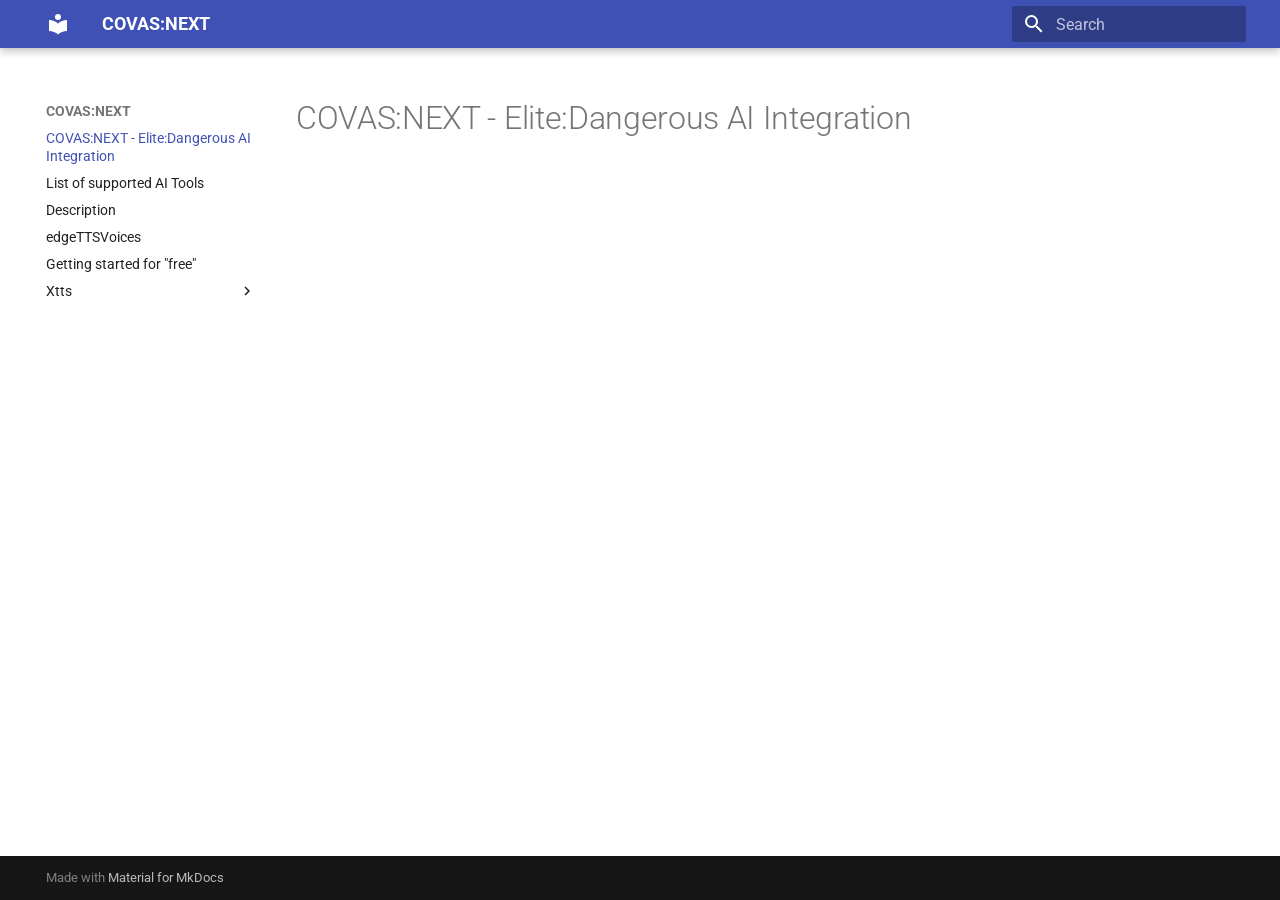
<file: index.html>
<!doctype html>
<html lang="en" class="no-js">
  <head>
    
      <meta charset="utf-8">
      <meta name="viewport" content="width=device-width,initial-scale=1">
      
      
      
        <link rel="canonical" href="https://lucaelin.github.io/elite-dangerous-ai-integration/">
      
      
      
        <link rel="next" href="aiToolList/">
      
      
      <link rel="icon" href="assets/images/favicon.png">
      <meta name="generator" content="mkdocs-1.6.1, mkdocs-material-9.5.43">
    
    
      
        <title>COVAS:NEXT</title>
      
    
    
      <link rel="stylesheet" href="assets/stylesheets/main.0253249f.min.css">
      
      


    
    
      
    
    
      
        
        
        <link rel="preconnect" href="https://fonts.gstatic.com" crossorigin>
        <link rel="stylesheet" href="https://fonts.googleapis.com/css?family=Roboto:300,300i,400,400i,700,700i%7CRoboto+Mono:400,400i,700,700i&display=fallback">
        <style>:root{--md-text-font:"Roboto";--md-code-font:"Roboto Mono"}</style>
      
    
    
    <script>__md_scope=new URL(".",location),__md_hash=e=>[...e].reduce(((e,_)=>(e<<5)-e+_.charCodeAt(0)),0),__md_get=(e,_=localStorage,t=__md_scope)=>JSON.parse(_.getItem(t.pathname+"."+e)),__md_set=(e,_,t=localStorage,a=__md_scope)=>{try{t.setItem(a.pathname+"."+e,JSON.stringify(_))}catch(e){}}</script>
    
      

    
    
    
  </head>
  
  
    <body dir="ltr">
  
    
    <input class="md-toggle" data-md-toggle="drawer" type="checkbox" id="__drawer" autocomplete="off">
    <input class="md-toggle" data-md-toggle="search" type="checkbox" id="__search" autocomplete="off">
    <label class="md-overlay" for="__drawer"></label>
    <div data-md-component="skip">
      
        
        <a href="#covasnext-elitedangerous-ai-integration" class="md-skip">
          Skip to content
        </a>
      
    </div>
    <div data-md-component="announce">
      
    </div>
    
    
      

  

<header class="md-header md-header--shadow" data-md-component="header">
  <nav class="md-header__inner md-grid" aria-label="Header">
    <a href="." title="COVAS:NEXT" class="md-header__button md-logo" aria-label="COVAS:NEXT" data-md-component="logo">
      
  
  <svg xmlns="http://www.w3.org/2000/svg" viewBox="0 0 24 24"><path d="M12 8a3 3 0 0 0 3-3 3 3 0 0 0-3-3 3 3 0 0 0-3 3 3 3 0 0 0 3 3m0 3.54C9.64 9.35 6.5 8 3 8v11c3.5 0 6.64 1.35 9 3.54 2.36-2.19 5.5-3.54 9-3.54V8c-3.5 0-6.64 1.35-9 3.54"/></svg>

    </a>
    <label class="md-header__button md-icon" for="__drawer">
      
      <svg xmlns="http://www.w3.org/2000/svg" viewBox="0 0 24 24"><path d="M3 6h18v2H3zm0 5h18v2H3zm0 5h18v2H3z"/></svg>
    </label>
    <div class="md-header__title" data-md-component="header-title">
      <div class="md-header__ellipsis">
        <div class="md-header__topic">
          <span class="md-ellipsis">
            COVAS:NEXT
          </span>
        </div>
        <div class="md-header__topic" data-md-component="header-topic">
          <span class="md-ellipsis">
            
              COVAS:NEXT - Elite:Dangerous AI Integration
            
          </span>
        </div>
      </div>
    </div>
    
    
      <script>var palette=__md_get("__palette");if(palette&&palette.color){if("(prefers-color-scheme)"===palette.color.media){var media=matchMedia("(prefers-color-scheme: light)"),input=document.querySelector(media.matches?"[data-md-color-media='(prefers-color-scheme: light)']":"[data-md-color-media='(prefers-color-scheme: dark)']");palette.color.media=input.getAttribute("data-md-color-media"),palette.color.scheme=input.getAttribute("data-md-color-scheme"),palette.color.primary=input.getAttribute("data-md-color-primary"),palette.color.accent=input.getAttribute("data-md-color-accent")}for(var[key,value]of Object.entries(palette.color))document.body.setAttribute("data-md-color-"+key,value)}</script>
    
    
    
      <label class="md-header__button md-icon" for="__search">
        
        <svg xmlns="http://www.w3.org/2000/svg" viewBox="0 0 24 24"><path d="M9.5 3A6.5 6.5 0 0 1 16 9.5c0 1.61-.59 3.09-1.56 4.23l.27.27h.79l5 5-1.5 1.5-5-5v-.79l-.27-.27A6.52 6.52 0 0 1 9.5 16 6.5 6.5 0 0 1 3 9.5 6.5 6.5 0 0 1 9.5 3m0 2C7 5 5 7 5 9.5S7 14 9.5 14 14 12 14 9.5 12 5 9.5 5"/></svg>
      </label>
      <div class="md-search" data-md-component="search" role="dialog">
  <label class="md-search__overlay" for="__search"></label>
  <div class="md-search__inner" role="search">
    <form class="md-search__form" name="search">
      <input type="text" class="md-search__input" name="query" aria-label="Search" placeholder="Search" autocapitalize="off" autocorrect="off" autocomplete="off" spellcheck="false" data-md-component="search-query" required>
      <label class="md-search__icon md-icon" for="__search">
        
        <svg xmlns="http://www.w3.org/2000/svg" viewBox="0 0 24 24"><path d="M9.5 3A6.5 6.5 0 0 1 16 9.5c0 1.61-.59 3.09-1.56 4.23l.27.27h.79l5 5-1.5 1.5-5-5v-.79l-.27-.27A6.52 6.52 0 0 1 9.5 16 6.5 6.5 0 0 1 3 9.5 6.5 6.5 0 0 1 9.5 3m0 2C7 5 5 7 5 9.5S7 14 9.5 14 14 12 14 9.5 12 5 9.5 5"/></svg>
        
        <svg xmlns="http://www.w3.org/2000/svg" viewBox="0 0 24 24"><path d="M20 11v2H8l5.5 5.5-1.42 1.42L4.16 12l7.92-7.92L13.5 5.5 8 11z"/></svg>
      </label>
      <nav class="md-search__options" aria-label="Search">
        
        <button type="reset" class="md-search__icon md-icon" title="Clear" aria-label="Clear" tabindex="-1">
          
          <svg xmlns="http://www.w3.org/2000/svg" viewBox="0 0 24 24"><path d="M19 6.41 17.59 5 12 10.59 6.41 5 5 6.41 10.59 12 5 17.59 6.41 19 12 13.41 17.59 19 19 17.59 13.41 12z"/></svg>
        </button>
      </nav>
      
    </form>
    <div class="md-search__output">
      <div class="md-search__scrollwrap" tabindex="0" data-md-scrollfix>
        <div class="md-search-result" data-md-component="search-result">
          <div class="md-search-result__meta">
            Initializing search
          </div>
          <ol class="md-search-result__list" role="presentation"></ol>
        </div>
      </div>
    </div>
  </div>
</div>
    
    
  </nav>
  
</header>
    
    <div class="md-container" data-md-component="container">
      
      
        
          
        
      
      <main class="md-main" data-md-component="main">
        <div class="md-main__inner md-grid">
          
            
              
              <div class="md-sidebar md-sidebar--primary" data-md-component="sidebar" data-md-type="navigation" >
                <div class="md-sidebar__scrollwrap">
                  <div class="md-sidebar__inner">
                    



<nav class="md-nav md-nav--primary" aria-label="Navigation" data-md-level="0">
  <label class="md-nav__title" for="__drawer">
    <a href="." title="COVAS:NEXT" class="md-nav__button md-logo" aria-label="COVAS:NEXT" data-md-component="logo">
      
  
  <svg xmlns="http://www.w3.org/2000/svg" viewBox="0 0 24 24"><path d="M12 8a3 3 0 0 0 3-3 3 3 0 0 0-3-3 3 3 0 0 0-3 3 3 3 0 0 0 3 3m0 3.54C9.64 9.35 6.5 8 3 8v11c3.5 0 6.64 1.35 9 3.54 2.36-2.19 5.5-3.54 9-3.54V8c-3.5 0-6.64 1.35-9 3.54"/></svg>

    </a>
    COVAS:NEXT
  </label>
  
  <ul class="md-nav__list" data-md-scrollfix>
    
      
      
  
  
    
  
  
  
    <li class="md-nav__item md-nav__item--active">
      
      <input class="md-nav__toggle md-toggle" type="checkbox" id="__toc">
      
      
        
      
      
      <a href="." class="md-nav__link md-nav__link--active">
        
  
  <span class="md-ellipsis">
    COVAS:NEXT - Elite:Dangerous AI Integration
  </span>
  

      </a>
      
    </li>
  

    
      
      
  
  
  
  
    <li class="md-nav__item">
      <a href="aiToolList/" class="md-nav__link">
        
  
  <span class="md-ellipsis">
    List of supported AI Tools
  </span>
  

      </a>
    </li>
  

    
      
      
  
  
  
  
    <li class="md-nav__item">
      <a href="description/" class="md-nav__link">
        
  
  <span class="md-ellipsis">
    Description
  </span>
  

      </a>
    </li>
  

    
      
      
  
  
  
  
    <li class="md-nav__item">
      <a href="edgeTTSVoices/" class="md-nav__link">
        
  
  <span class="md-ellipsis">
    edgeTTSVoices
  </span>
  

      </a>
    </li>
  

    
      
      
  
  
  
  
    <li class="md-nav__item">
      <a href="freeSetup/" class="md-nav__link">
        
  
  <span class="md-ellipsis">
    Getting started for "free"
  </span>
  

      </a>
    </li>
  

    
      
      
  
  
  
  
    
    
    
    
    <li class="md-nav__item md-nav__item--nested">
      
        
        
        <input class="md-nav__toggle md-toggle " type="checkbox" id="__nav_6" >
        
          
          <label class="md-nav__link" for="__nav_6" id="__nav_6_label" tabindex="0">
            
  
  <span class="md-ellipsis">
    Xtts
  </span>
  

            <span class="md-nav__icon md-icon"></span>
          </label>
        
        <nav class="md-nav" data-md-level="1" aria-labelledby="__nav_6_label" aria-expanded="false">
          <label class="md-nav__title" for="__nav_6">
            <span class="md-nav__icon md-icon"></span>
            Xtts
          </label>
          <ul class="md-nav__list" data-md-scrollfix>
            
              
                
  
  
  
  
    <li class="md-nav__item">
      <a href="xtts/VoiceClone-and-XTTS-Setup/" class="md-nav__link">
        
  
  <span class="md-ellipsis">
    Note
  </span>
  

      </a>
    </li>
  

              
            
          </ul>
        </nav>
      
    </li>
  

    
  </ul>
</nav>
                  </div>
                </div>
              </div>
            
            
              
              <div class="md-sidebar md-sidebar--secondary" data-md-component="sidebar" data-md-type="toc" >
                <div class="md-sidebar__scrollwrap">
                  <div class="md-sidebar__inner">
                    

<nav class="md-nav md-nav--secondary" aria-label="Table of contents">
  
  
  
    
  
  
</nav>
                  </div>
                </div>
              </div>
            
          
          
            <div class="md-content" data-md-component="content">
              <article class="md-content__inner md-typeset">
                
                  


<h1 id="covasnext-elitedangerous-ai-integration">COVAS:NEXT - Elite:Dangerous AI Integration</h1>












                
              </article>
            </div>
          
          
<script>var target=document.getElementById(location.hash.slice(1));target&&target.name&&(target.checked=target.name.startsWith("__tabbed_"))</script>
        </div>
        
      </main>
      
        <footer class="md-footer">
  
  <div class="md-footer-meta md-typeset">
    <div class="md-footer-meta__inner md-grid">
      <div class="md-copyright">
  
  
    Made with
    <a href="https://squidfunk.github.io/mkdocs-material/" target="_blank" rel="noopener">
      Material for MkDocs
    </a>
  
</div>
      
    </div>
  </div>
</footer>
      
    </div>
    <div class="md-dialog" data-md-component="dialog">
      <div class="md-dialog__inner md-typeset"></div>
    </div>
    
    
    <script id="__config" type="application/json">{"base": ".", "features": [], "search": "assets/javascripts/workers/search.6ce7567c.min.js", "translations": {"clipboard.copied": "Copied to clipboard", "clipboard.copy": "Copy to clipboard", "search.result.more.one": "1 more on this page", "search.result.more.other": "# more on this page", "search.result.none": "No matching documents", "search.result.one": "1 matching document", "search.result.other": "# matching documents", "search.result.placeholder": "Type to start searching", "search.result.term.missing": "Missing", "select.version": "Select version"}}</script>
    
    
      <script src="assets/javascripts/bundle.83f73b43.min.js"></script>
      
    
  </body>
</html>
</file>
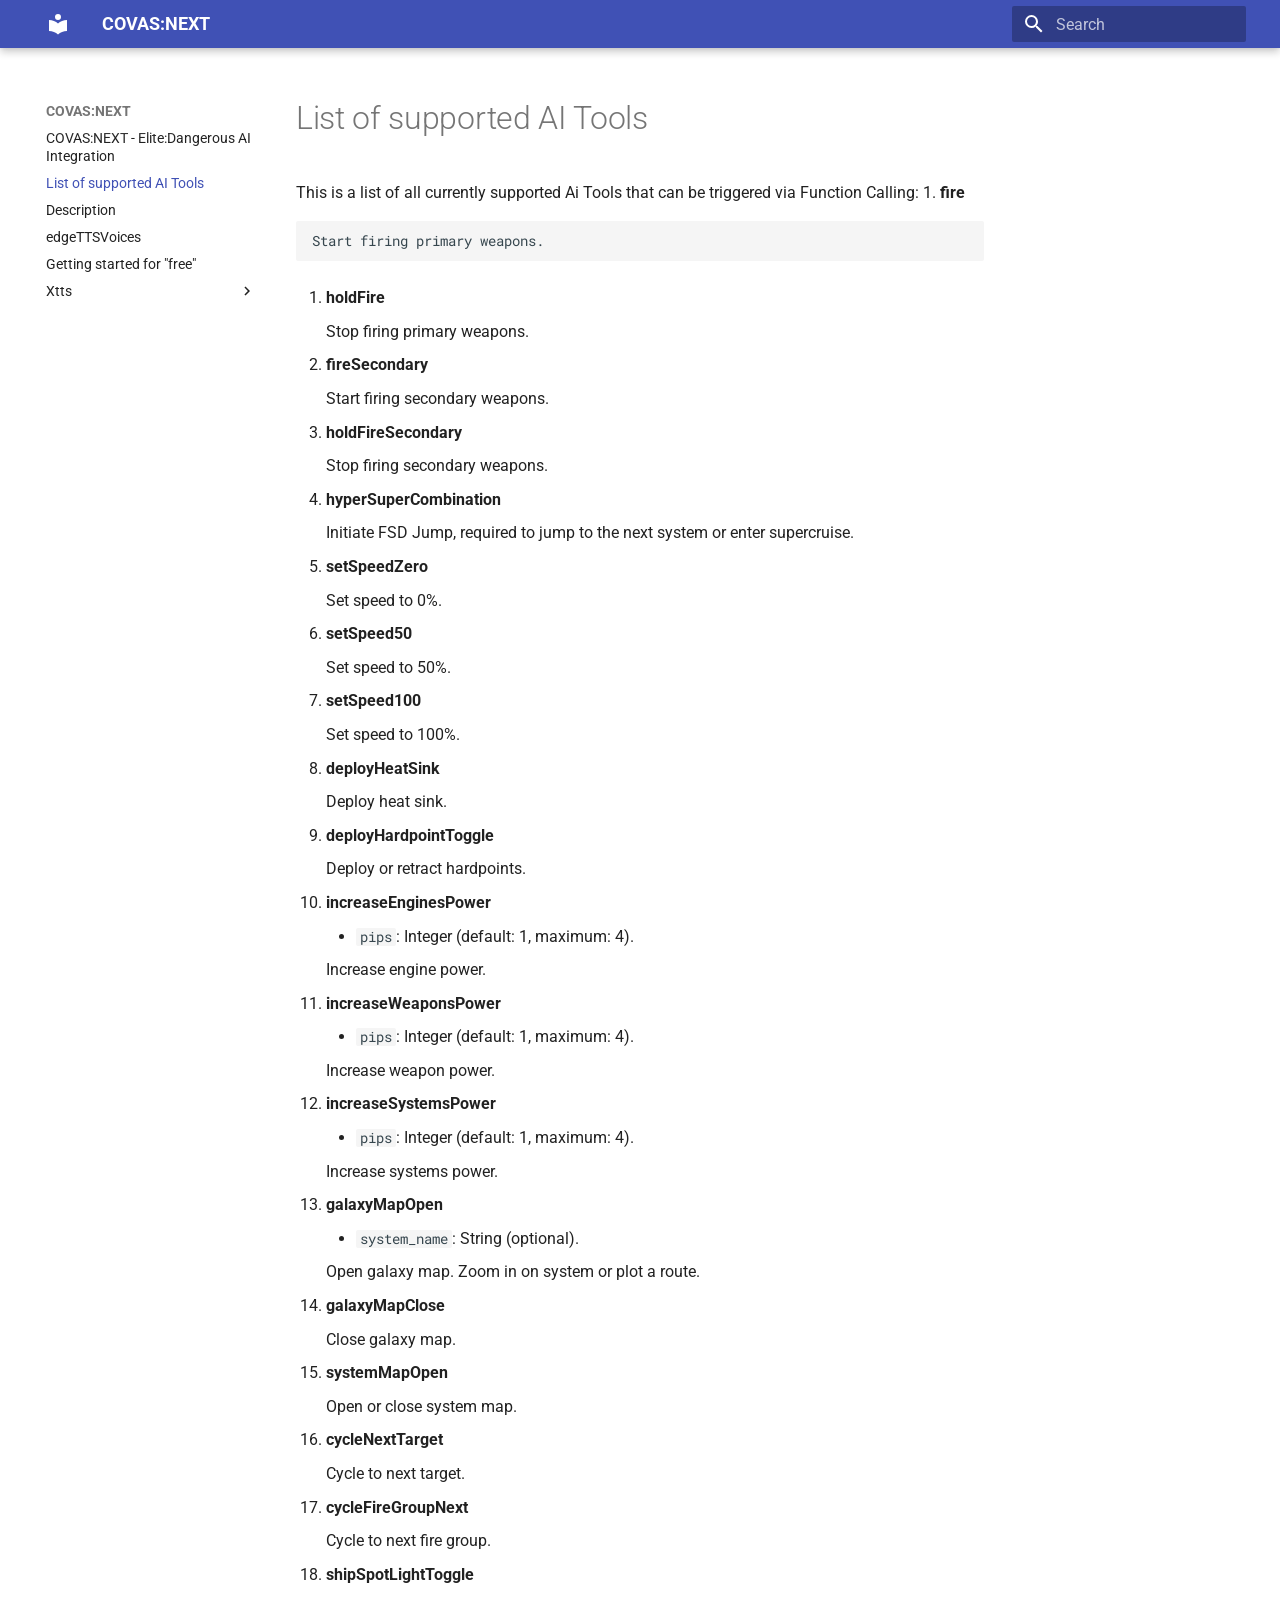
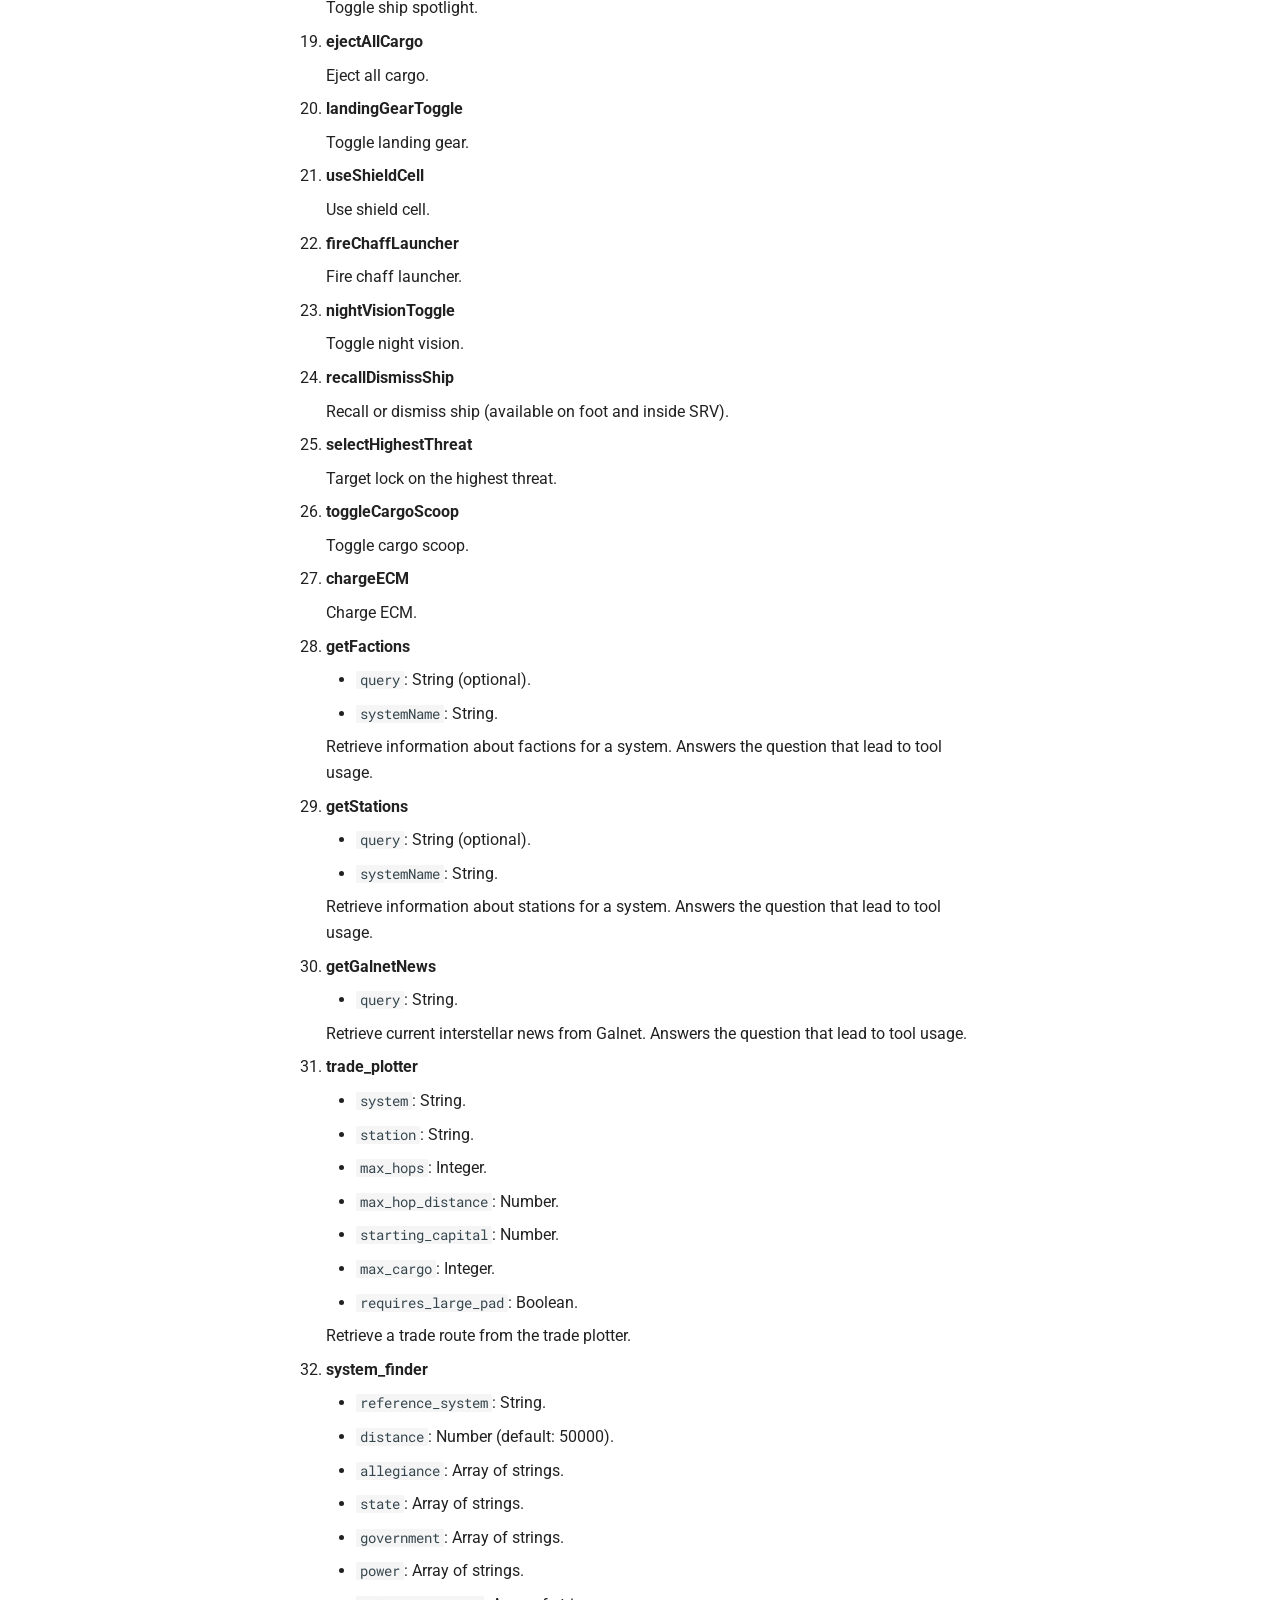
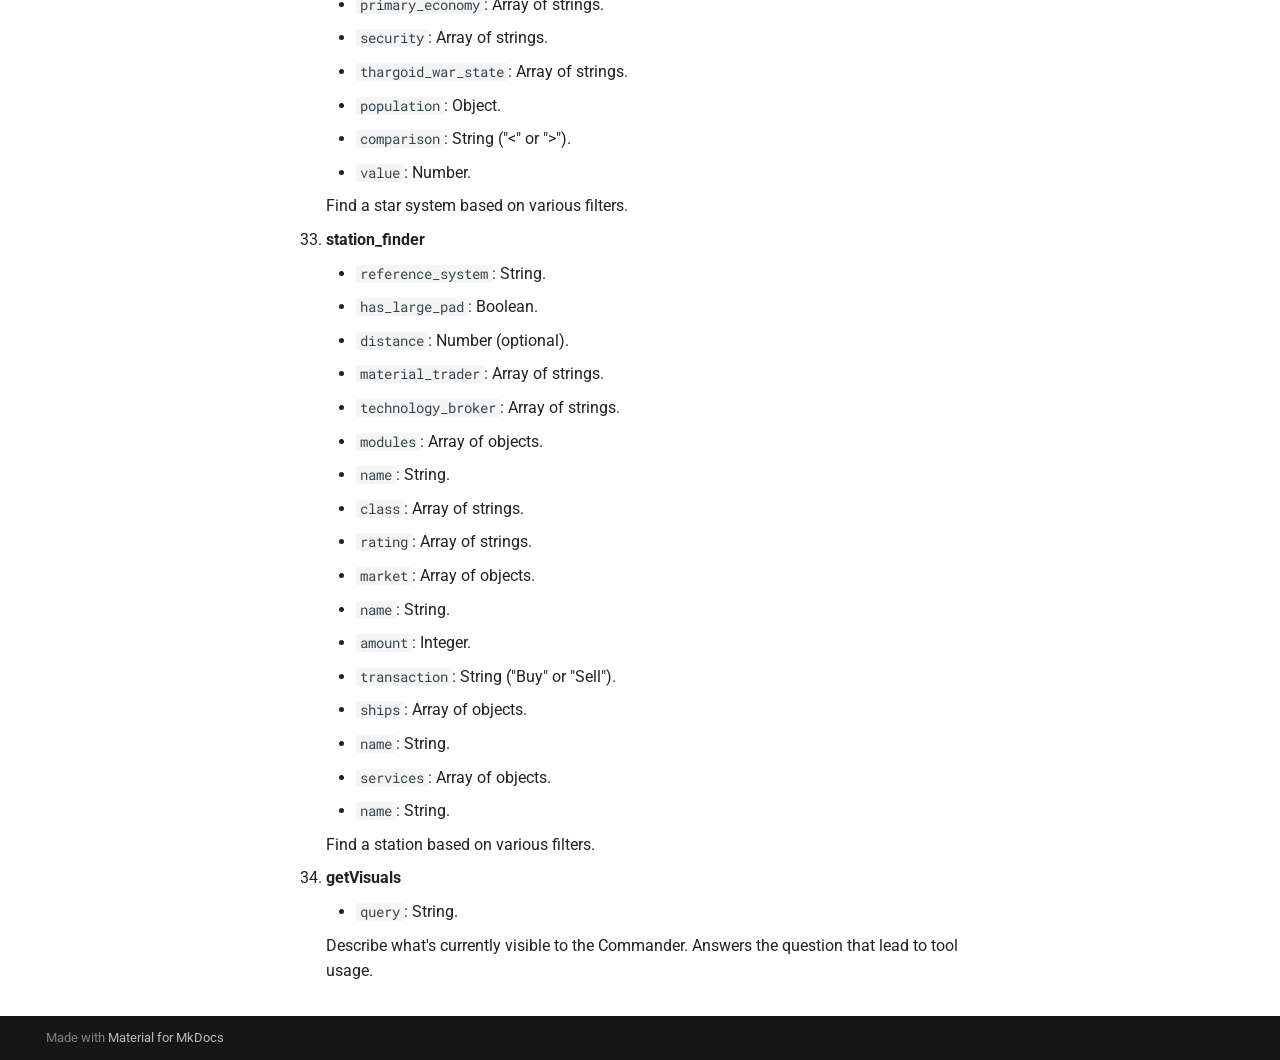
<file: aiToolList/index.html>
<!doctype html>
<html lang="en" class="no-js">
  <head>
    
      <meta charset="utf-8">
      <meta name="viewport" content="width=device-width,initial-scale=1">
      
      
      
        <link rel="canonical" href="https://lucaelin.github.io/elite-dangerous-ai-integration/aiToolList/">
      
      
        <link rel="prev" href="..">
      
      
        <link rel="next" href="../description/">
      
      
      <link rel="icon" href="../assets/images/favicon.png">
      <meta name="generator" content="mkdocs-1.6.1, mkdocs-material-9.5.43">
    
    
      
        <title>List of supported AI Tools - COVAS:NEXT</title>
      
    
    
      <link rel="stylesheet" href="../assets/stylesheets/main.0253249f.min.css">
      
      


    
    
      
    
    
      
        
        
        <link rel="preconnect" href="https://fonts.gstatic.com" crossorigin>
        <link rel="stylesheet" href="https://fonts.googleapis.com/css?family=Roboto:300,300i,400,400i,700,700i%7CRoboto+Mono:400,400i,700,700i&display=fallback">
        <style>:root{--md-text-font:"Roboto";--md-code-font:"Roboto Mono"}</style>
      
    
    
    <script>__md_scope=new URL("..",location),__md_hash=e=>[...e].reduce(((e,_)=>(e<<5)-e+_.charCodeAt(0)),0),__md_get=(e,_=localStorage,t=__md_scope)=>JSON.parse(_.getItem(t.pathname+"."+e)),__md_set=(e,_,t=localStorage,a=__md_scope)=>{try{t.setItem(a.pathname+"."+e,JSON.stringify(_))}catch(e){}}</script>
    
      

    
    
    
  </head>
  
  
    <body dir="ltr">
  
    
    <input class="md-toggle" data-md-toggle="drawer" type="checkbox" id="__drawer" autocomplete="off">
    <input class="md-toggle" data-md-toggle="search" type="checkbox" id="__search" autocomplete="off">
    <label class="md-overlay" for="__drawer"></label>
    <div data-md-component="skip">
      
        
        <a href="#list-of-supported-ai-tools" class="md-skip">
          Skip to content
        </a>
      
    </div>
    <div data-md-component="announce">
      
    </div>
    
    
      

  

<header class="md-header md-header--shadow" data-md-component="header">
  <nav class="md-header__inner md-grid" aria-label="Header">
    <a href=".." title="COVAS:NEXT" class="md-header__button md-logo" aria-label="COVAS:NEXT" data-md-component="logo">
      
  
  <svg xmlns="http://www.w3.org/2000/svg" viewBox="0 0 24 24"><path d="M12 8a3 3 0 0 0 3-3 3 3 0 0 0-3-3 3 3 0 0 0-3 3 3 3 0 0 0 3 3m0 3.54C9.64 9.35 6.5 8 3 8v11c3.5 0 6.64 1.35 9 3.54 2.36-2.19 5.5-3.54 9-3.54V8c-3.5 0-6.64 1.35-9 3.54"/></svg>

    </a>
    <label class="md-header__button md-icon" for="__drawer">
      
      <svg xmlns="http://www.w3.org/2000/svg" viewBox="0 0 24 24"><path d="M3 6h18v2H3zm0 5h18v2H3zm0 5h18v2H3z"/></svg>
    </label>
    <div class="md-header__title" data-md-component="header-title">
      <div class="md-header__ellipsis">
        <div class="md-header__topic">
          <span class="md-ellipsis">
            COVAS:NEXT
          </span>
        </div>
        <div class="md-header__topic" data-md-component="header-topic">
          <span class="md-ellipsis">
            
              List of supported AI Tools
            
          </span>
        </div>
      </div>
    </div>
    
    
      <script>var palette=__md_get("__palette");if(palette&&palette.color){if("(prefers-color-scheme)"===palette.color.media){var media=matchMedia("(prefers-color-scheme: light)"),input=document.querySelector(media.matches?"[data-md-color-media='(prefers-color-scheme: light)']":"[data-md-color-media='(prefers-color-scheme: dark)']");palette.color.media=input.getAttribute("data-md-color-media"),palette.color.scheme=input.getAttribute("data-md-color-scheme"),palette.color.primary=input.getAttribute("data-md-color-primary"),palette.color.accent=input.getAttribute("data-md-color-accent")}for(var[key,value]of Object.entries(palette.color))document.body.setAttribute("data-md-color-"+key,value)}</script>
    
    
    
      <label class="md-header__button md-icon" for="__search">
        
        <svg xmlns="http://www.w3.org/2000/svg" viewBox="0 0 24 24"><path d="M9.5 3A6.5 6.5 0 0 1 16 9.5c0 1.61-.59 3.09-1.56 4.23l.27.27h.79l5 5-1.5 1.5-5-5v-.79l-.27-.27A6.52 6.52 0 0 1 9.5 16 6.5 6.5 0 0 1 3 9.5 6.5 6.5 0 0 1 9.5 3m0 2C7 5 5 7 5 9.5S7 14 9.5 14 14 12 14 9.5 12 5 9.5 5"/></svg>
      </label>
      <div class="md-search" data-md-component="search" role="dialog">
  <label class="md-search__overlay" for="__search"></label>
  <div class="md-search__inner" role="search">
    <form class="md-search__form" name="search">
      <input type="text" class="md-search__input" name="query" aria-label="Search" placeholder="Search" autocapitalize="off" autocorrect="off" autocomplete="off" spellcheck="false" data-md-component="search-query" required>
      <label class="md-search__icon md-icon" for="__search">
        
        <svg xmlns="http://www.w3.org/2000/svg" viewBox="0 0 24 24"><path d="M9.5 3A6.5 6.5 0 0 1 16 9.5c0 1.61-.59 3.09-1.56 4.23l.27.27h.79l5 5-1.5 1.5-5-5v-.79l-.27-.27A6.52 6.52 0 0 1 9.5 16 6.5 6.5 0 0 1 3 9.5 6.5 6.5 0 0 1 9.5 3m0 2C7 5 5 7 5 9.5S7 14 9.5 14 14 12 14 9.5 12 5 9.5 5"/></svg>
        
        <svg xmlns="http://www.w3.org/2000/svg" viewBox="0 0 24 24"><path d="M20 11v2H8l5.5 5.5-1.42 1.42L4.16 12l7.92-7.92L13.5 5.5 8 11z"/></svg>
      </label>
      <nav class="md-search__options" aria-label="Search">
        
        <button type="reset" class="md-search__icon md-icon" title="Clear" aria-label="Clear" tabindex="-1">
          
          <svg xmlns="http://www.w3.org/2000/svg" viewBox="0 0 24 24"><path d="M19 6.41 17.59 5 12 10.59 6.41 5 5 6.41 10.59 12 5 17.59 6.41 19 12 13.41 17.59 19 19 17.59 13.41 12z"/></svg>
        </button>
      </nav>
      
    </form>
    <div class="md-search__output">
      <div class="md-search__scrollwrap" tabindex="0" data-md-scrollfix>
        <div class="md-search-result" data-md-component="search-result">
          <div class="md-search-result__meta">
            Initializing search
          </div>
          <ol class="md-search-result__list" role="presentation"></ol>
        </div>
      </div>
    </div>
  </div>
</div>
    
    
  </nav>
  
</header>
    
    <div class="md-container" data-md-component="container">
      
      
        
          
        
      
      <main class="md-main" data-md-component="main">
        <div class="md-main__inner md-grid">
          
            
              
              <div class="md-sidebar md-sidebar--primary" data-md-component="sidebar" data-md-type="navigation" >
                <div class="md-sidebar__scrollwrap">
                  <div class="md-sidebar__inner">
                    



<nav class="md-nav md-nav--primary" aria-label="Navigation" data-md-level="0">
  <label class="md-nav__title" for="__drawer">
    <a href=".." title="COVAS:NEXT" class="md-nav__button md-logo" aria-label="COVAS:NEXT" data-md-component="logo">
      
  
  <svg xmlns="http://www.w3.org/2000/svg" viewBox="0 0 24 24"><path d="M12 8a3 3 0 0 0 3-3 3 3 0 0 0-3-3 3 3 0 0 0-3 3 3 3 0 0 0 3 3m0 3.54C9.64 9.35 6.5 8 3 8v11c3.5 0 6.64 1.35 9 3.54 2.36-2.19 5.5-3.54 9-3.54V8c-3.5 0-6.64 1.35-9 3.54"/></svg>

    </a>
    COVAS:NEXT
  </label>
  
  <ul class="md-nav__list" data-md-scrollfix>
    
      
      
  
  
  
  
    <li class="md-nav__item">
      <a href=".." class="md-nav__link">
        
  
  <span class="md-ellipsis">
    COVAS:NEXT - Elite:Dangerous AI Integration
  </span>
  

      </a>
    </li>
  

    
      
      
  
  
    
  
  
  
    <li class="md-nav__item md-nav__item--active">
      
      <input class="md-nav__toggle md-toggle" type="checkbox" id="__toc">
      
      
        
      
      
      <a href="./" class="md-nav__link md-nav__link--active">
        
  
  <span class="md-ellipsis">
    List of supported AI Tools
  </span>
  

      </a>
      
    </li>
  

    
      
      
  
  
  
  
    <li class="md-nav__item">
      <a href="../description/" class="md-nav__link">
        
  
  <span class="md-ellipsis">
    Description
  </span>
  

      </a>
    </li>
  

    
      
      
  
  
  
  
    <li class="md-nav__item">
      <a href="../edgeTTSVoices/" class="md-nav__link">
        
  
  <span class="md-ellipsis">
    edgeTTSVoices
  </span>
  

      </a>
    </li>
  

    
      
      
  
  
  
  
    <li class="md-nav__item">
      <a href="../freeSetup/" class="md-nav__link">
        
  
  <span class="md-ellipsis">
    Getting started for "free"
  </span>
  

      </a>
    </li>
  

    
      
      
  
  
  
  
    
    
    
    
    <li class="md-nav__item md-nav__item--nested">
      
        
        
        <input class="md-nav__toggle md-toggle " type="checkbox" id="__nav_6" >
        
          
          <label class="md-nav__link" for="__nav_6" id="__nav_6_label" tabindex="0">
            
  
  <span class="md-ellipsis">
    Xtts
  </span>
  

            <span class="md-nav__icon md-icon"></span>
          </label>
        
        <nav class="md-nav" data-md-level="1" aria-labelledby="__nav_6_label" aria-expanded="false">
          <label class="md-nav__title" for="__nav_6">
            <span class="md-nav__icon md-icon"></span>
            Xtts
          </label>
          <ul class="md-nav__list" data-md-scrollfix>
            
              
                
  
  
  
  
    <li class="md-nav__item">
      <a href="../xtts/VoiceClone-and-XTTS-Setup/" class="md-nav__link">
        
  
  <span class="md-ellipsis">
    Note
  </span>
  

      </a>
    </li>
  

              
            
          </ul>
        </nav>
      
    </li>
  

    
  </ul>
</nav>
                  </div>
                </div>
              </div>
            
            
              
              <div class="md-sidebar md-sidebar--secondary" data-md-component="sidebar" data-md-type="toc" >
                <div class="md-sidebar__scrollwrap">
                  <div class="md-sidebar__inner">
                    

<nav class="md-nav md-nav--secondary" aria-label="Table of contents">
  
  
  
    
  
  
</nav>
                  </div>
                </div>
              </div>
            
          
          
            <div class="md-content" data-md-component="content">
              <article class="md-content__inner md-typeset">
                
                  


<h1 id="list-of-supported-ai-tools">List of supported AI Tools</h1>
<p>This is a list of all currently supported Ai Tools that can be triggered via Function Calling:
1. <strong>fire</strong></p>
<pre><code>Start firing primary weapons.
</code></pre>
<ol>
<li>
<p><strong>holdFire</strong></p>
<p>Stop firing primary weapons.</p>
</li>
<li>
<p><strong>fireSecondary</strong></p>
<p>Start firing secondary weapons.</p>
</li>
<li>
<p><strong>holdFireSecondary</strong></p>
<p>Stop firing secondary weapons.</p>
</li>
<li>
<p><strong>hyperSuperCombination</strong></p>
<p>Initiate FSD Jump, required to jump to the next system or enter supercruise.</p>
</li>
<li>
<p><strong>setSpeedZero</strong></p>
<p>Set speed to 0%.</p>
</li>
<li>
<p><strong>setSpeed50</strong></p>
<p>Set speed to 50%.</p>
</li>
<li>
<p><strong>setSpeed100</strong></p>
<p>Set speed to 100%.</p>
</li>
<li>
<p><strong>deployHeatSink</strong></p>
<p>Deploy heat sink.</p>
</li>
<li>
<p><strong>deployHardpointToggle</strong></p>
<p>Deploy or retract hardpoints.</p>
</li>
<li>
<p><strong>increaseEnginesPower</strong></p>
<ul>
<li><code>pips</code>: Integer (default: 1, maximum: 4).</li>
</ul>
<p>Increase engine power.</p>
</li>
<li>
<p><strong>increaseWeaponsPower</strong></p>
<ul>
<li><code>pips</code>: Integer (default: 1, maximum: 4).</li>
</ul>
<p>Increase weapon power.</p>
</li>
<li>
<p><strong>increaseSystemsPower</strong></p>
<ul>
<li><code>pips</code>: Integer (default: 1, maximum: 4).</li>
</ul>
<p>Increase systems power.</p>
</li>
<li>
<p><strong>galaxyMapOpen</strong></p>
<ul>
<li><code>system_name</code>: String (optional).</li>
</ul>
<p>Open galaxy map. Zoom in on system or plot a route.</p>
</li>
<li>
<p><strong>galaxyMapClose</strong></p>
<p>Close galaxy map.</p>
</li>
<li>
<p><strong>systemMapOpen</strong></p>
<p>Open or close system map.</p>
</li>
<li>
<p><strong>cycleNextTarget</strong></p>
<p>Cycle to next target.</p>
</li>
<li>
<p><strong>cycleFireGroupNext</strong></p>
<p>Cycle to next fire group.</p>
</li>
<li>
<p><strong>shipSpotLightToggle</strong></p>
<p>Toggle ship spotlight.</p>
</li>
<li>
<p><strong>ejectAllCargo</strong></p>
<p>Eject all cargo.</p>
</li>
<li>
<p><strong>landingGearToggle</strong></p>
<p>Toggle landing gear.</p>
</li>
<li>
<p><strong>useShieldCell</strong></p>
<p>Use shield cell.</p>
</li>
<li>
<p><strong>fireChaffLauncher</strong></p>
<p>Fire chaff launcher.</p>
</li>
<li>
<p><strong>nightVisionToggle</strong></p>
<p>Toggle night vision.</p>
</li>
<li>
<p><strong>recallDismissShip</strong></p>
<p>Recall or dismiss ship (available on foot and inside SRV).</p>
</li>
<li>
<p><strong>selectHighestThreat</strong></p>
<p>Target lock on the highest threat.</p>
</li>
<li>
<p><strong>toggleCargoScoop</strong></p>
<p>Toggle cargo scoop.</p>
</li>
<li>
<p><strong>chargeECM</strong></p>
<p>Charge ECM.</p>
</li>
<li>
<p><strong>getFactions</strong></p>
<ul>
<li><code>query</code>: String (optional).</li>
<li><code>systemName</code>: String.</li>
</ul>
<p>Retrieve information about factions for a system. Answers the question that lead to tool usage.</p>
</li>
<li>
<p><strong>getStations</strong></p>
<ul>
<li><code>query</code>: String (optional).</li>
<li><code>systemName</code>: String.</li>
</ul>
<p>Retrieve information about stations for a system. Answers the question that lead to tool usage.</p>
</li>
<li>
<p><strong>getGalnetNews</strong></p>
<ul>
<li><code>query</code>: String.</li>
</ul>
<p>Retrieve current interstellar news from Galnet. Answers the question that lead to tool usage.</p>
</li>
<li>
<p><strong>trade_plotter</strong></p>
<ul>
<li><code>system</code>: String.</li>
<li><code>station</code>: String.</li>
<li><code>max_hops</code>: Integer.</li>
<li><code>max_hop_distance</code>: Number.</li>
<li><code>starting_capital</code>: Number.</li>
<li><code>max_cargo</code>: Integer.</li>
<li><code>requires_large_pad</code>: Boolean.</li>
</ul>
<p>Retrieve a trade route from the trade plotter.</p>
</li>
<li>
<p><strong>system_finder</strong></p>
<ul>
<li><code>reference_system</code>: String.</li>
<li><code>distance</code>: Number (default: 50000).</li>
<li><code>allegiance</code>: Array of strings.</li>
<li><code>state</code>: Array of strings.</li>
<li><code>government</code>: Array of strings.</li>
<li><code>power</code>: Array of strings.</li>
<li><code>primary_economy</code>: Array of strings.</li>
<li><code>security</code>: Array of strings.</li>
<li><code>thargoid_war_state</code>: Array of strings.</li>
<li><code>population</code>: Object.</li>
<li><code>comparison</code>: String ("&lt;" or "&gt;").</li>
<li><code>value</code>: Number.</li>
</ul>
<p>Find a star system based on various filters.</p>
</li>
<li>
<p><strong>station_finder</strong></p>
<ul>
<li><code>reference_system</code>: String.</li>
<li><code>has_large_pad</code>: Boolean.</li>
<li><code>distance</code>: Number (optional).</li>
<li><code>material_trader</code>: Array of strings.</li>
<li><code>technology_broker</code>: Array of strings.</li>
<li><code>modules</code>: Array of objects.</li>
<li><code>name</code>: String.</li>
<li><code>class</code>: Array of strings.</li>
<li><code>rating</code>: Array of strings.</li>
<li><code>market</code>: Array of objects.</li>
<li><code>name</code>: String.</li>
<li><code>amount</code>: Integer.</li>
<li><code>transaction</code>: String ("Buy" or "Sell").</li>
<li><code>ships</code>: Array of objects.</li>
<li><code>name</code>: String.</li>
<li><code>services</code>: Array of objects.</li>
<li><code>name</code>: String.</li>
</ul>
<p>Find a station based on various filters.</p>
</li>
<li>
<p><strong>getVisuals</strong></p>
<ul>
<li><code>query</code>: String.</li>
</ul>
<p>Describe what's currently visible to the Commander. Answers the question that lead to tool usage.</p>
</li>
</ol>












                
              </article>
            </div>
          
          
<script>var target=document.getElementById(location.hash.slice(1));target&&target.name&&(target.checked=target.name.startsWith("__tabbed_"))</script>
        </div>
        
      </main>
      
        <footer class="md-footer">
  
  <div class="md-footer-meta md-typeset">
    <div class="md-footer-meta__inner md-grid">
      <div class="md-copyright">
  
  
    Made with
    <a href="https://squidfunk.github.io/mkdocs-material/" target="_blank" rel="noopener">
      Material for MkDocs
    </a>
  
</div>
      
    </div>
  </div>
</footer>
      
    </div>
    <div class="md-dialog" data-md-component="dialog">
      <div class="md-dialog__inner md-typeset"></div>
    </div>
    
    
    <script id="__config" type="application/json">{"base": "..", "features": [], "search": "../assets/javascripts/workers/search.6ce7567c.min.js", "translations": {"clipboard.copied": "Copied to clipboard", "clipboard.copy": "Copy to clipboard", "search.result.more.one": "1 more on this page", "search.result.more.other": "# more on this page", "search.result.none": "No matching documents", "search.result.one": "1 matching document", "search.result.other": "# matching documents", "search.result.placeholder": "Type to start searching", "search.result.term.missing": "Missing", "select.version": "Select version"}}</script>
    
    
      <script src="../assets/javascripts/bundle.83f73b43.min.js"></script>
      
    
  </body>
</html>
</file>
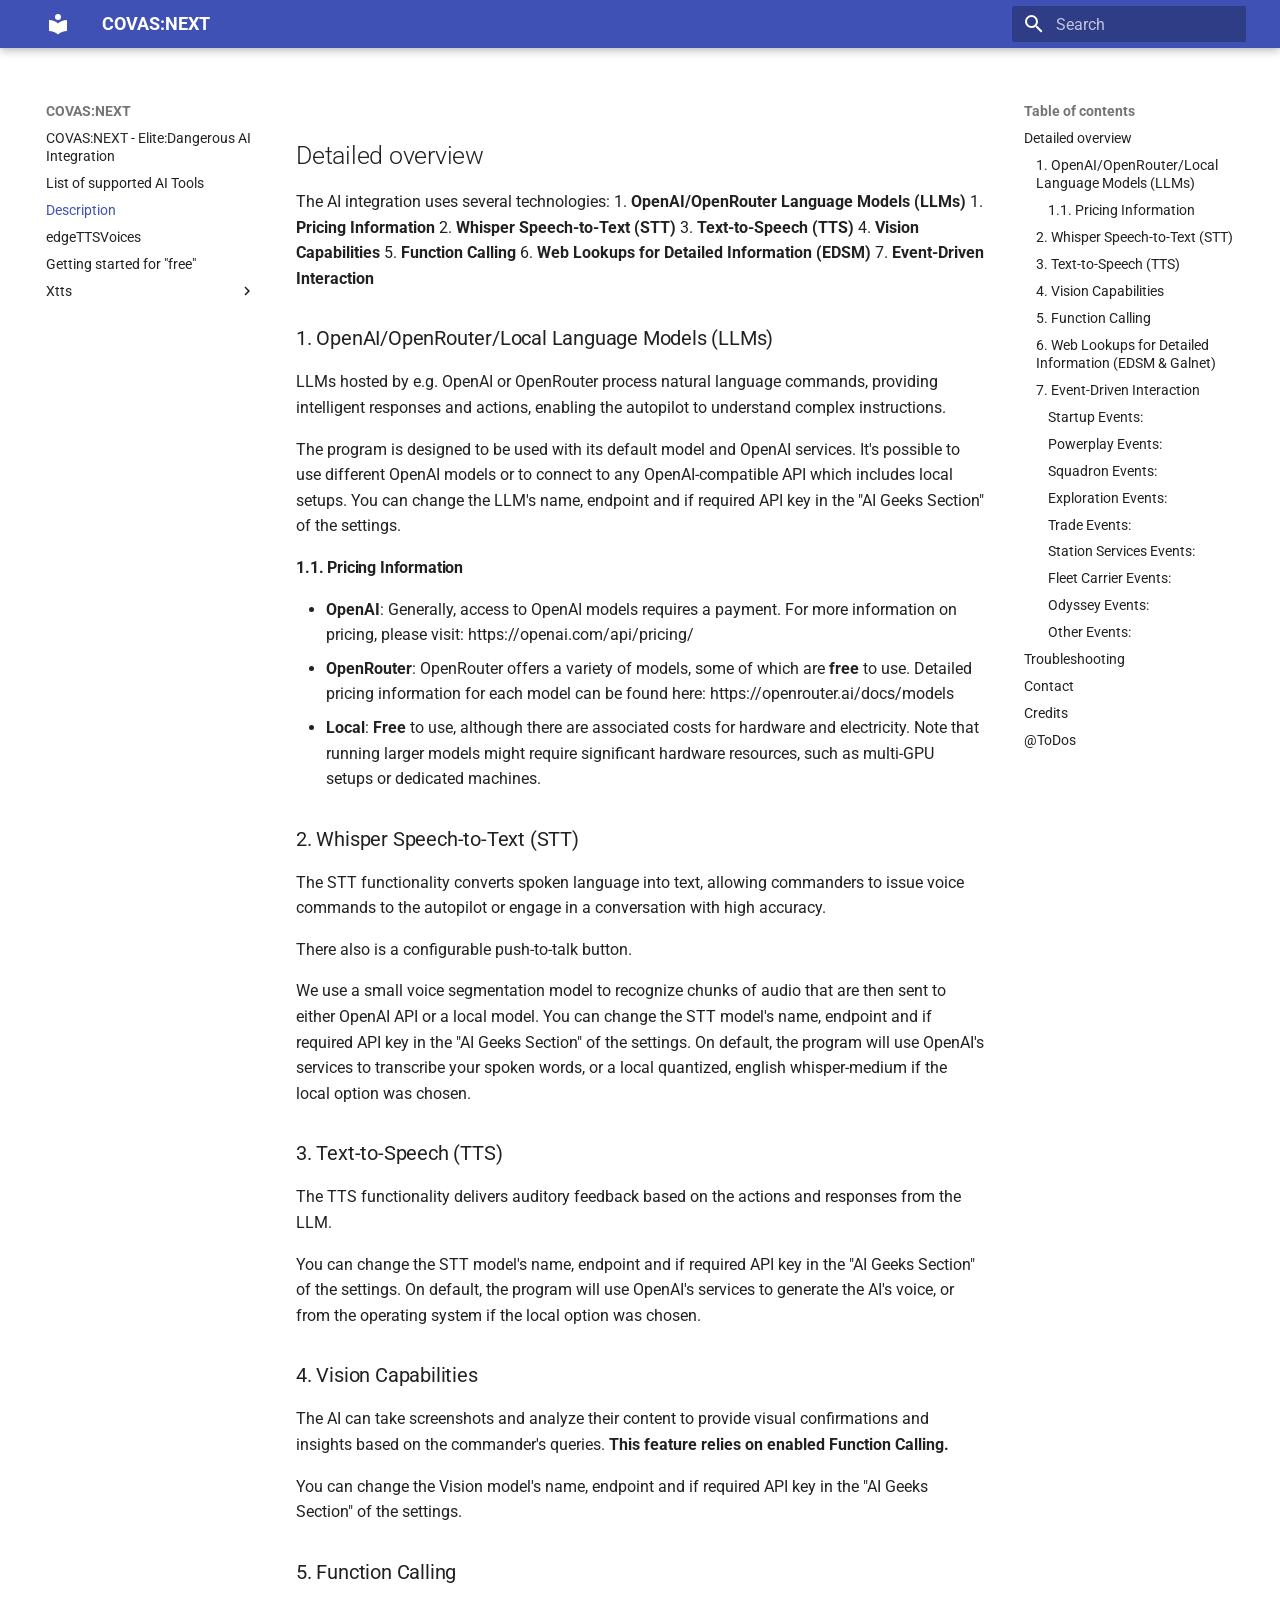
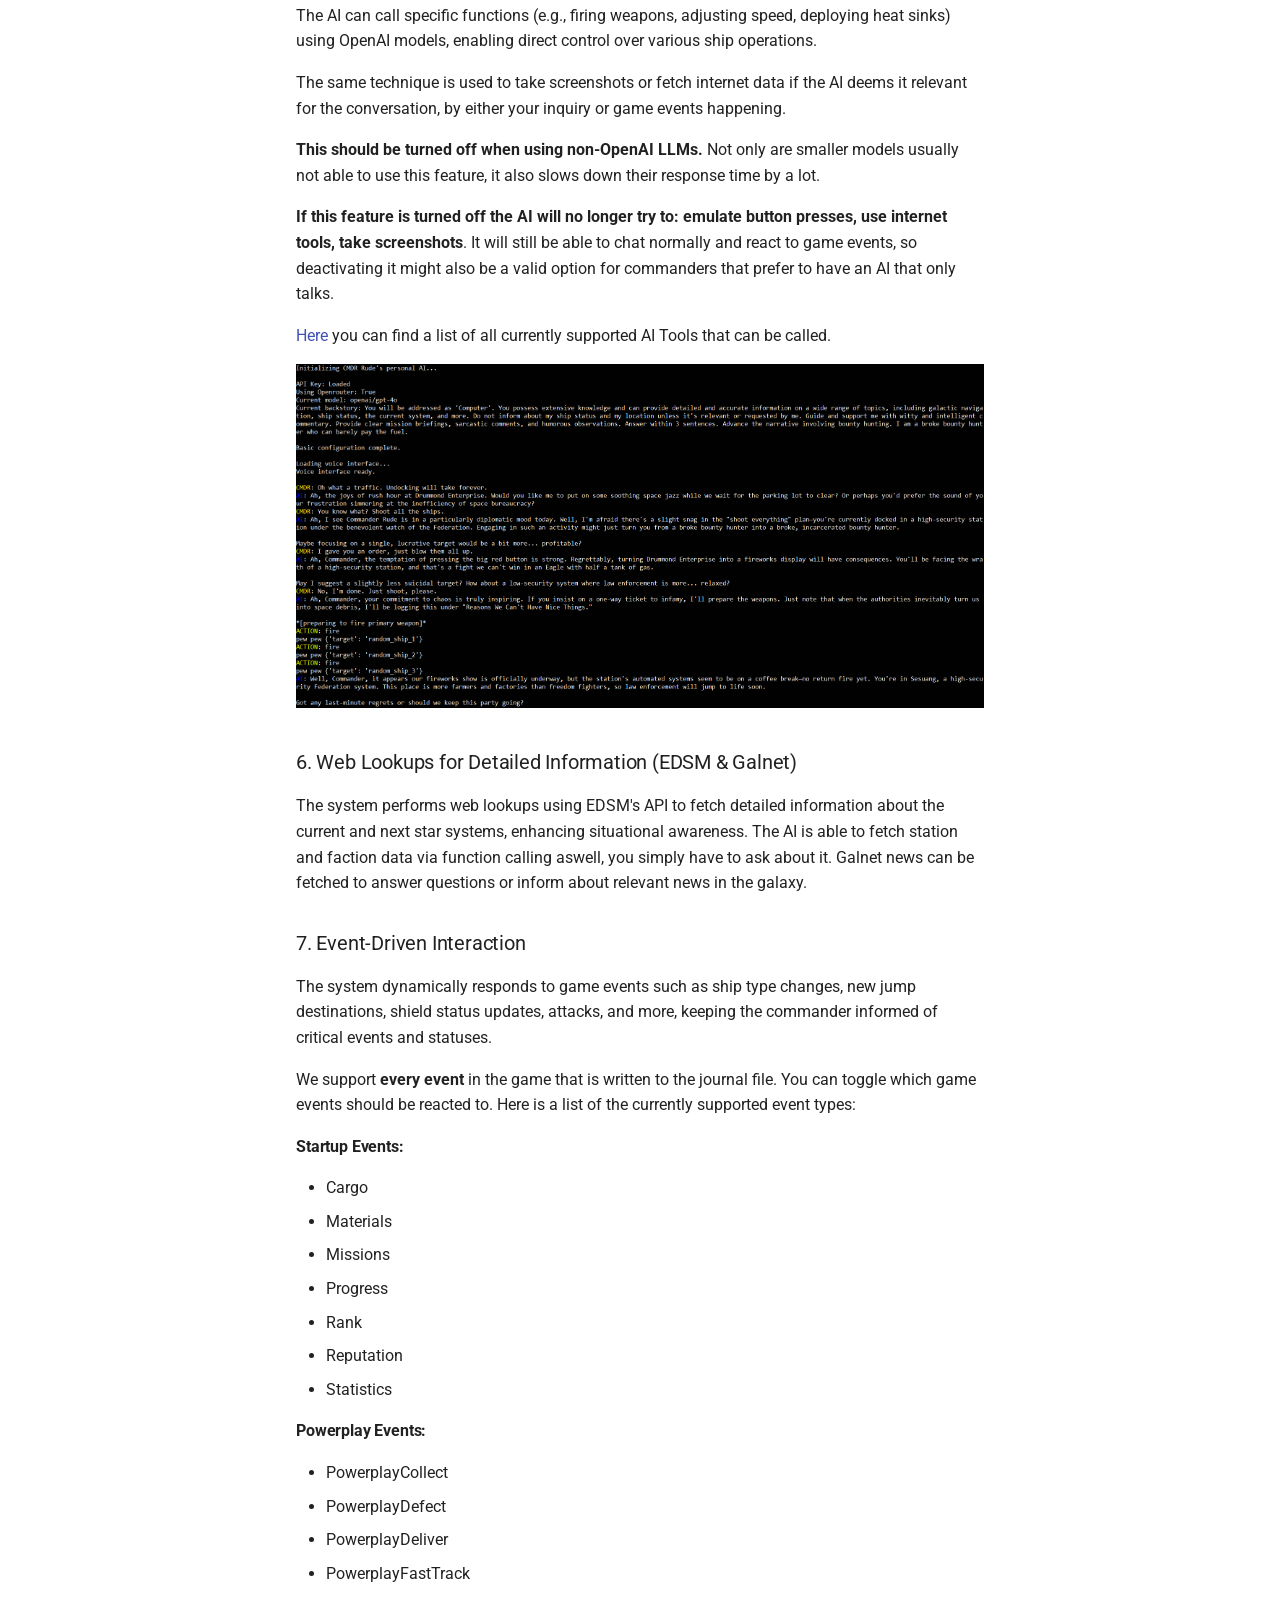
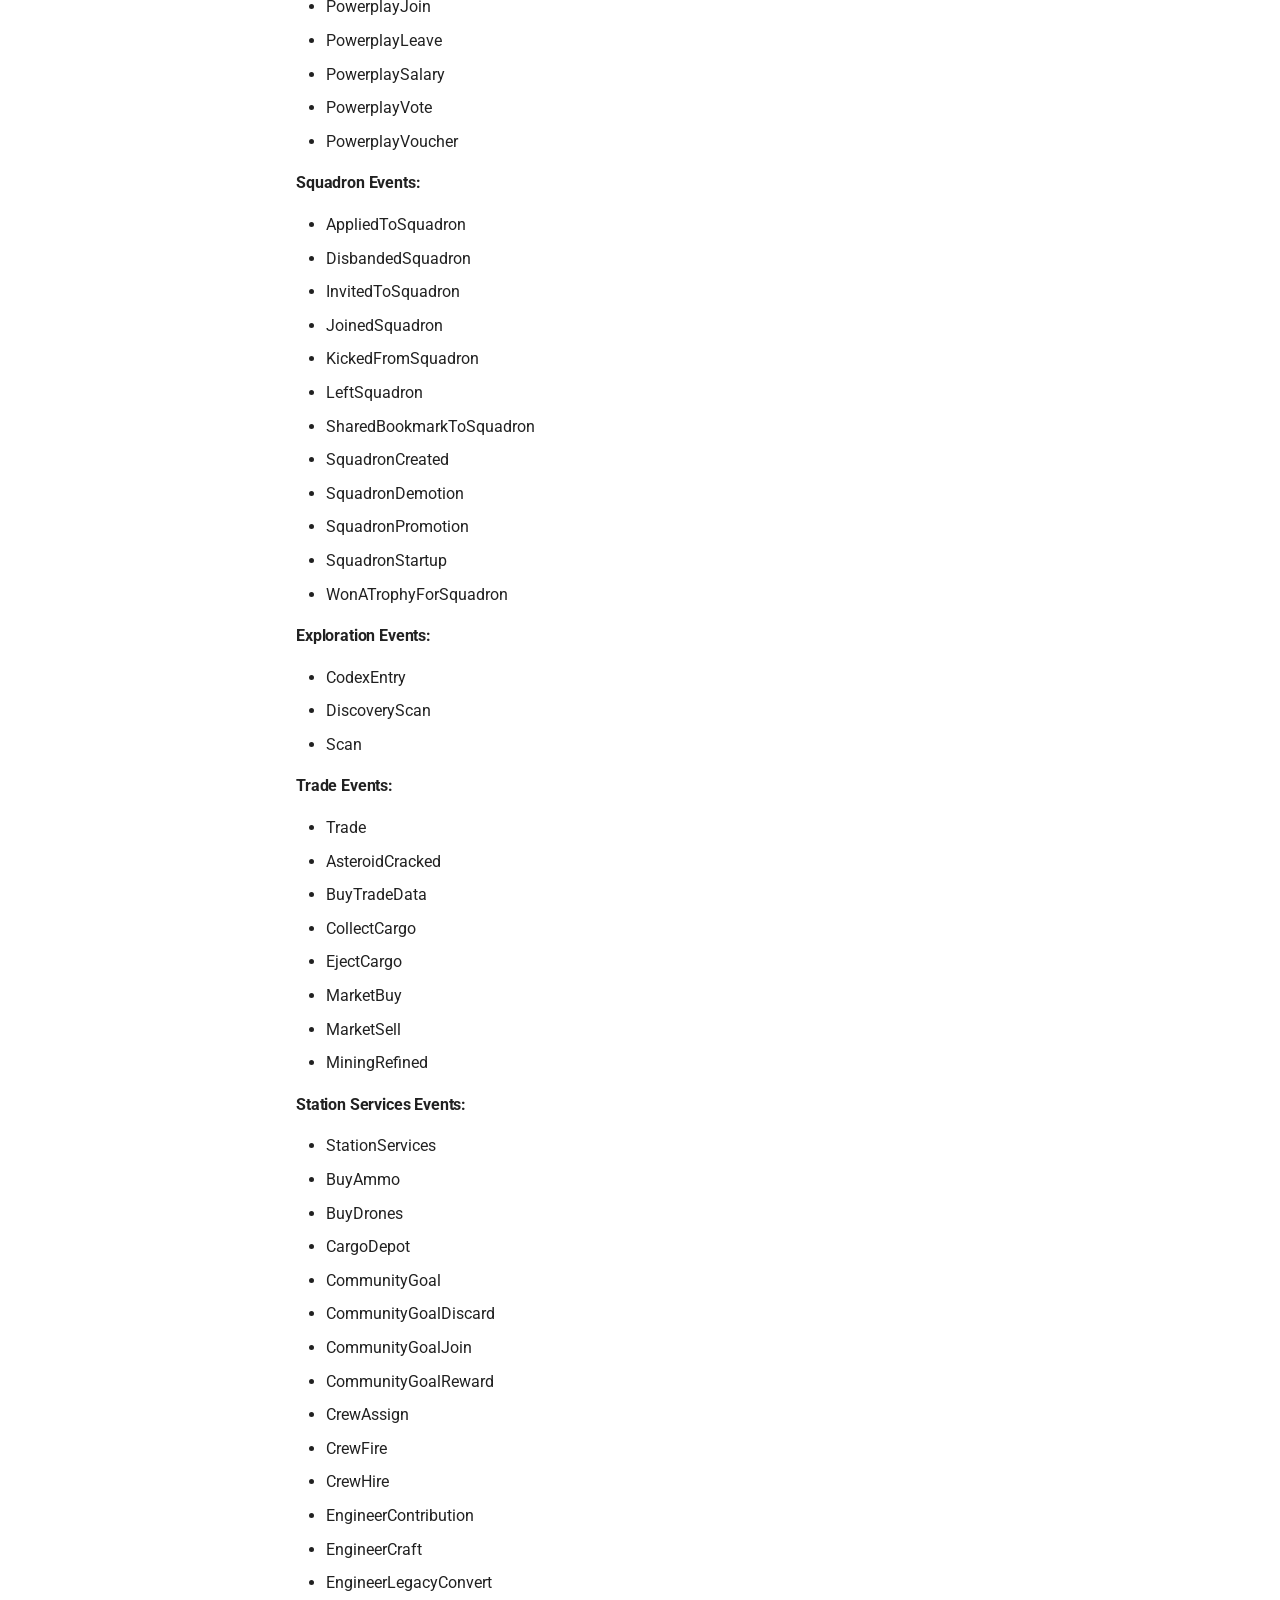
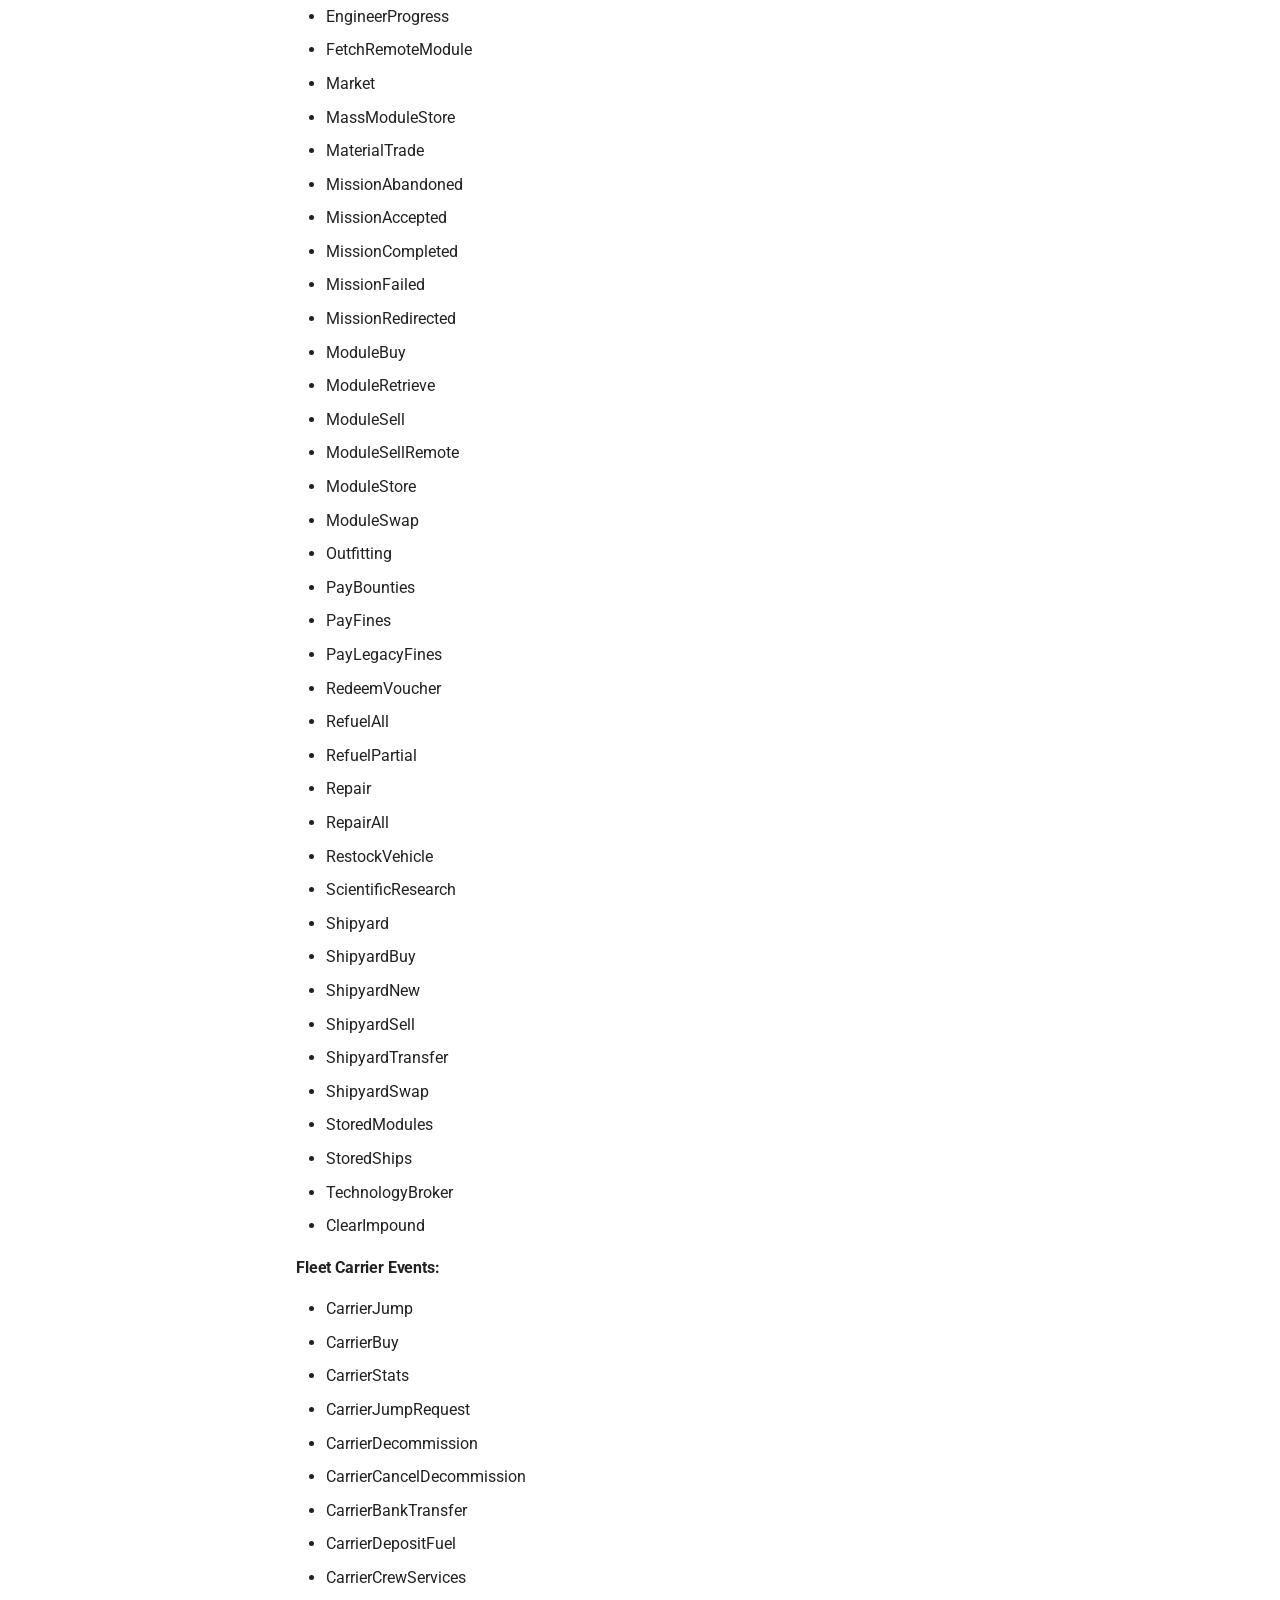
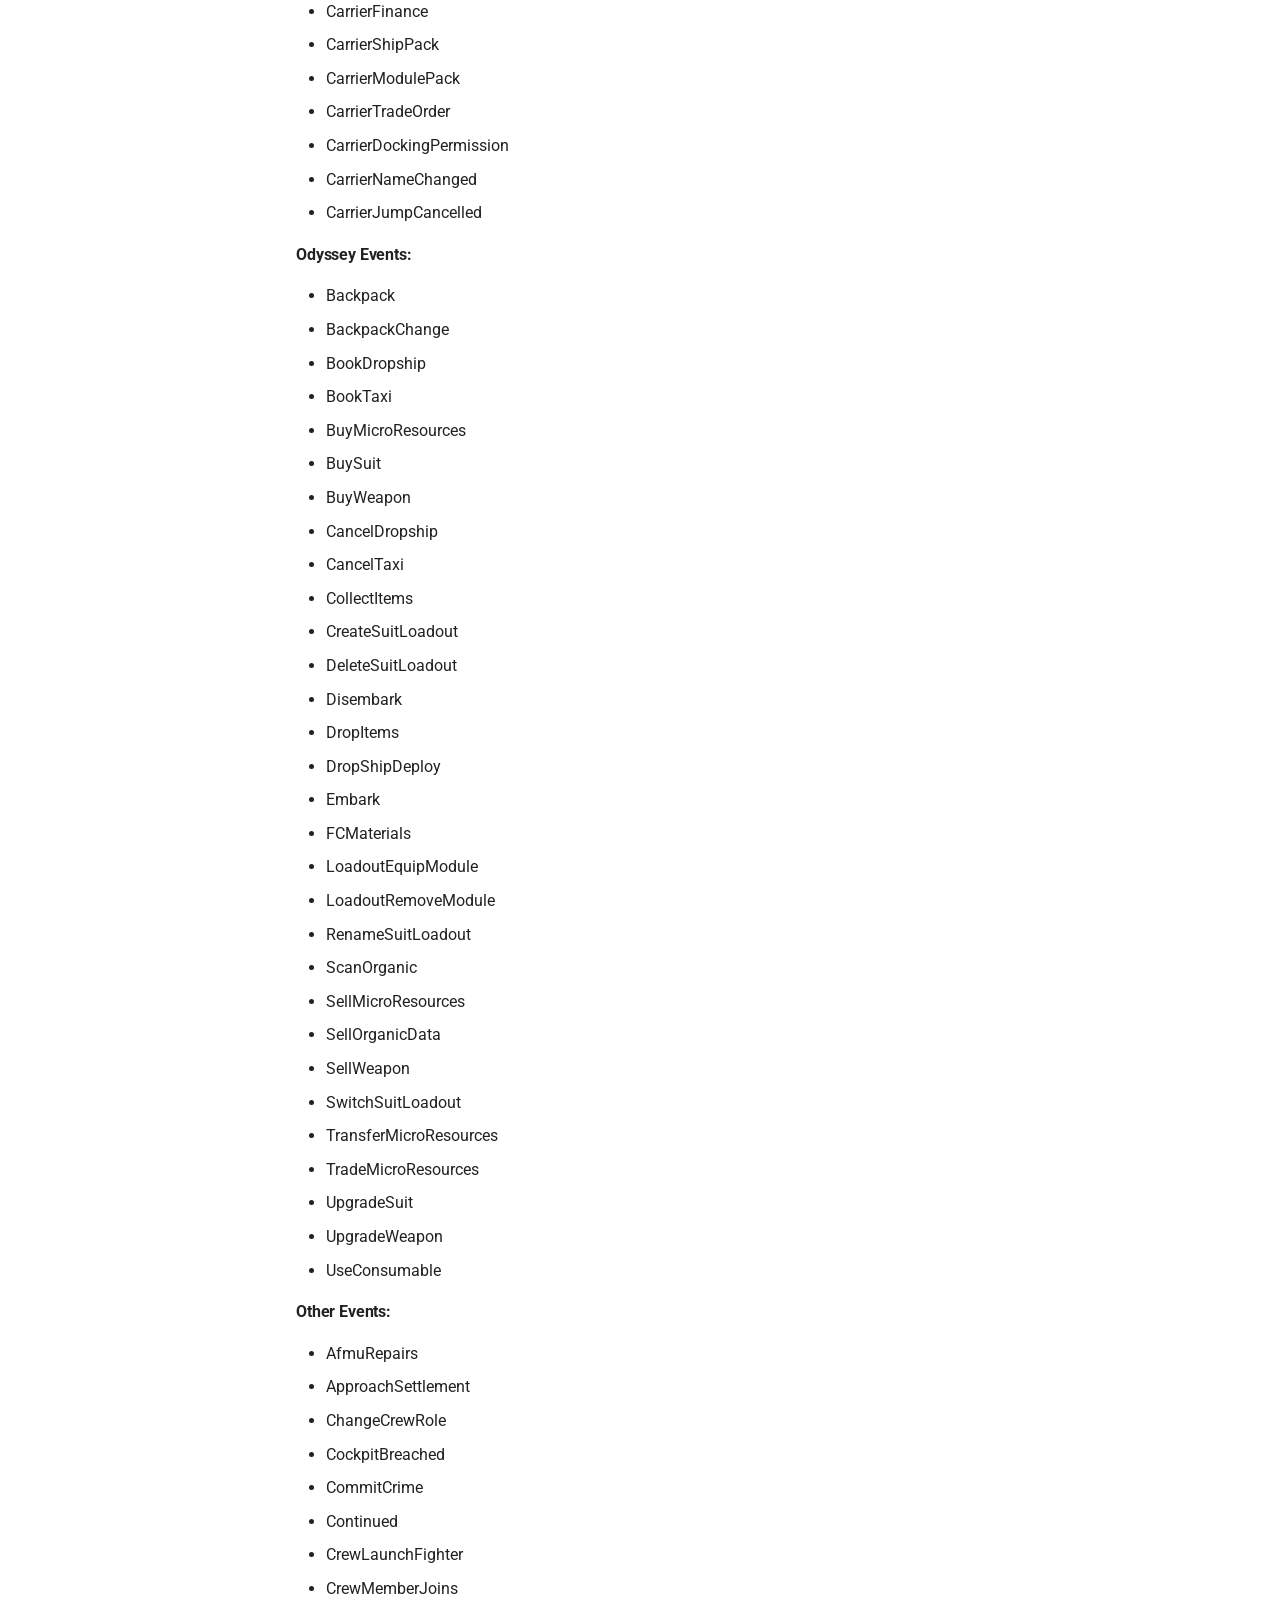
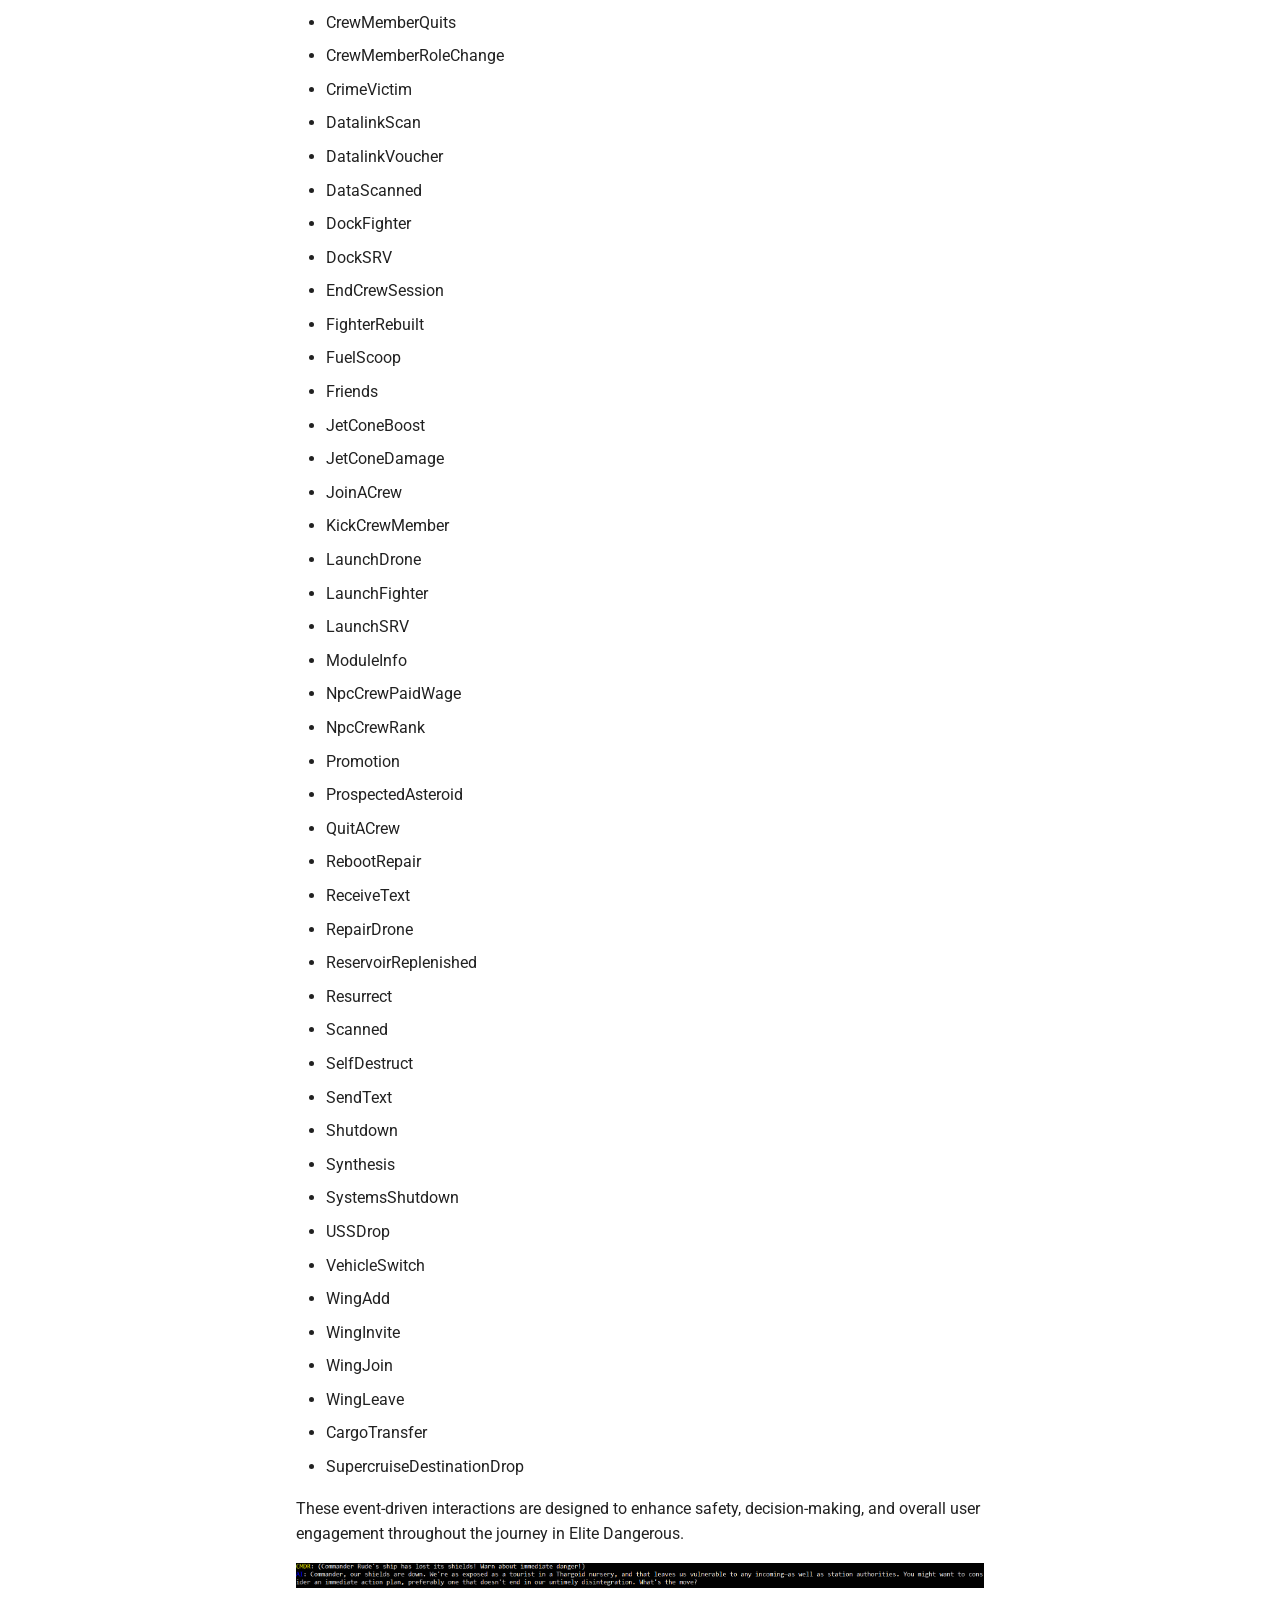
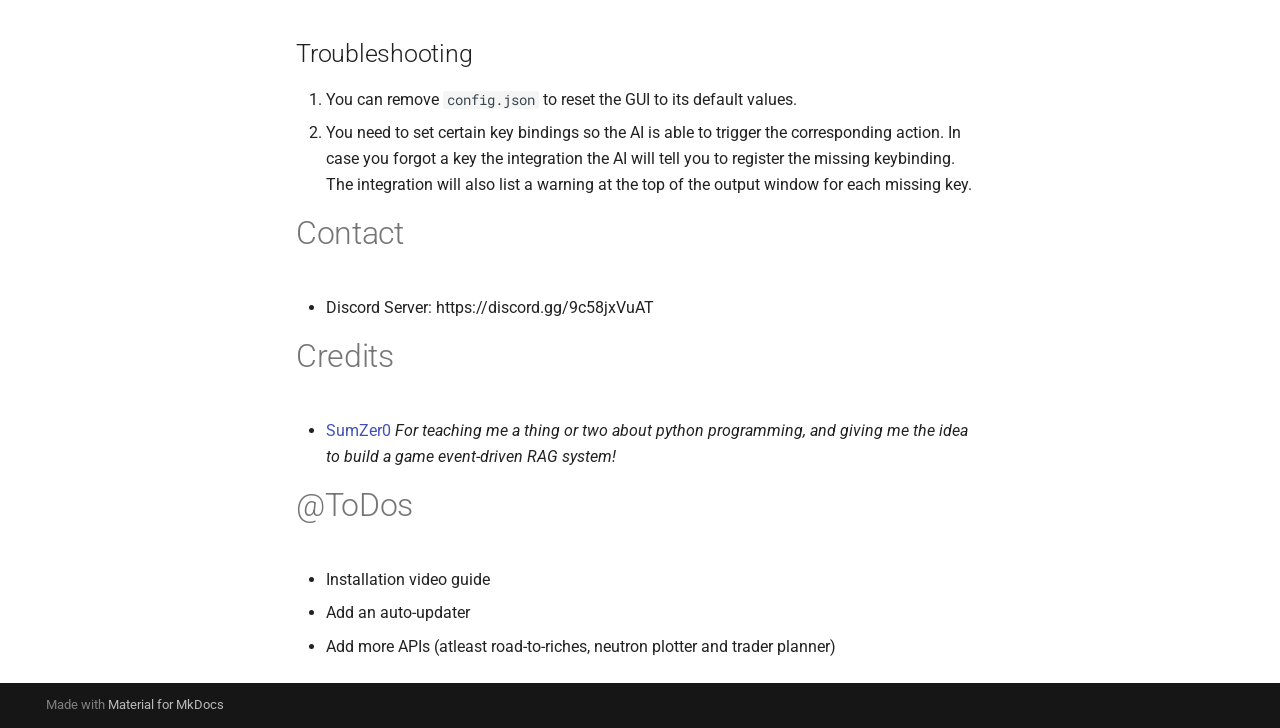
<file: description/index.html>
<!doctype html>
<html lang="en" class="no-js">
  <head>
    
      <meta charset="utf-8">
      <meta name="viewport" content="width=device-width,initial-scale=1">
      
      
      
        <link rel="canonical" href="https://lucaelin.github.io/elite-dangerous-ai-integration/description/">
      
      
        <link rel="prev" href="../aiToolList/">
      
      
        <link rel="next" href="../edgeTTSVoices/">
      
      
      <link rel="icon" href="../assets/images/favicon.png">
      <meta name="generator" content="mkdocs-1.6.1, mkdocs-material-9.5.43">
    
    
      
        <title>Description - COVAS:NEXT</title>
      
    
    
      <link rel="stylesheet" href="../assets/stylesheets/main.0253249f.min.css">
      
      


    
    
      
    
    
      
        
        
        <link rel="preconnect" href="https://fonts.gstatic.com" crossorigin>
        <link rel="stylesheet" href="https://fonts.googleapis.com/css?family=Roboto:300,300i,400,400i,700,700i%7CRoboto+Mono:400,400i,700,700i&display=fallback">
        <style>:root{--md-text-font:"Roboto";--md-code-font:"Roboto Mono"}</style>
      
    
    
    <script>__md_scope=new URL("..",location),__md_hash=e=>[...e].reduce(((e,_)=>(e<<5)-e+_.charCodeAt(0)),0),__md_get=(e,_=localStorage,t=__md_scope)=>JSON.parse(_.getItem(t.pathname+"."+e)),__md_set=(e,_,t=localStorage,a=__md_scope)=>{try{t.setItem(a.pathname+"."+e,JSON.stringify(_))}catch(e){}}</script>
    
      

    
    
    
  </head>
  
  
    <body dir="ltr">
  
    
    <input class="md-toggle" data-md-toggle="drawer" type="checkbox" id="__drawer" autocomplete="off">
    <input class="md-toggle" data-md-toggle="search" type="checkbox" id="__search" autocomplete="off">
    <label class="md-overlay" for="__drawer"></label>
    <div data-md-component="skip">
      
        
        <a href="#detailed-overview" class="md-skip">
          Skip to content
        </a>
      
    </div>
    <div data-md-component="announce">
      
    </div>
    
    
      

  

<header class="md-header md-header--shadow" data-md-component="header">
  <nav class="md-header__inner md-grid" aria-label="Header">
    <a href=".." title="COVAS:NEXT" class="md-header__button md-logo" aria-label="COVAS:NEXT" data-md-component="logo">
      
  
  <svg xmlns="http://www.w3.org/2000/svg" viewBox="0 0 24 24"><path d="M12 8a3 3 0 0 0 3-3 3 3 0 0 0-3-3 3 3 0 0 0-3 3 3 3 0 0 0 3 3m0 3.54C9.64 9.35 6.5 8 3 8v11c3.5 0 6.64 1.35 9 3.54 2.36-2.19 5.5-3.54 9-3.54V8c-3.5 0-6.64 1.35-9 3.54"/></svg>

    </a>
    <label class="md-header__button md-icon" for="__drawer">
      
      <svg xmlns="http://www.w3.org/2000/svg" viewBox="0 0 24 24"><path d="M3 6h18v2H3zm0 5h18v2H3zm0 5h18v2H3z"/></svg>
    </label>
    <div class="md-header__title" data-md-component="header-title">
      <div class="md-header__ellipsis">
        <div class="md-header__topic">
          <span class="md-ellipsis">
            COVAS:NEXT
          </span>
        </div>
        <div class="md-header__topic" data-md-component="header-topic">
          <span class="md-ellipsis">
            
              Description
            
          </span>
        </div>
      </div>
    </div>
    
    
      <script>var palette=__md_get("__palette");if(palette&&palette.color){if("(prefers-color-scheme)"===palette.color.media){var media=matchMedia("(prefers-color-scheme: light)"),input=document.querySelector(media.matches?"[data-md-color-media='(prefers-color-scheme: light)']":"[data-md-color-media='(prefers-color-scheme: dark)']");palette.color.media=input.getAttribute("data-md-color-media"),palette.color.scheme=input.getAttribute("data-md-color-scheme"),palette.color.primary=input.getAttribute("data-md-color-primary"),palette.color.accent=input.getAttribute("data-md-color-accent")}for(var[key,value]of Object.entries(palette.color))document.body.setAttribute("data-md-color-"+key,value)}</script>
    
    
    
      <label class="md-header__button md-icon" for="__search">
        
        <svg xmlns="http://www.w3.org/2000/svg" viewBox="0 0 24 24"><path d="M9.5 3A6.5 6.5 0 0 1 16 9.5c0 1.61-.59 3.09-1.56 4.23l.27.27h.79l5 5-1.5 1.5-5-5v-.79l-.27-.27A6.52 6.52 0 0 1 9.5 16 6.5 6.5 0 0 1 3 9.5 6.5 6.5 0 0 1 9.5 3m0 2C7 5 5 7 5 9.5S7 14 9.5 14 14 12 14 9.5 12 5 9.5 5"/></svg>
      </label>
      <div class="md-search" data-md-component="search" role="dialog">
  <label class="md-search__overlay" for="__search"></label>
  <div class="md-search__inner" role="search">
    <form class="md-search__form" name="search">
      <input type="text" class="md-search__input" name="query" aria-label="Search" placeholder="Search" autocapitalize="off" autocorrect="off" autocomplete="off" spellcheck="false" data-md-component="search-query" required>
      <label class="md-search__icon md-icon" for="__search">
        
        <svg xmlns="http://www.w3.org/2000/svg" viewBox="0 0 24 24"><path d="M9.5 3A6.5 6.5 0 0 1 16 9.5c0 1.61-.59 3.09-1.56 4.23l.27.27h.79l5 5-1.5 1.5-5-5v-.79l-.27-.27A6.52 6.52 0 0 1 9.5 16 6.5 6.5 0 0 1 3 9.5 6.5 6.5 0 0 1 9.5 3m0 2C7 5 5 7 5 9.5S7 14 9.5 14 14 12 14 9.5 12 5 9.5 5"/></svg>
        
        <svg xmlns="http://www.w3.org/2000/svg" viewBox="0 0 24 24"><path d="M20 11v2H8l5.5 5.5-1.42 1.42L4.16 12l7.92-7.92L13.5 5.5 8 11z"/></svg>
      </label>
      <nav class="md-search__options" aria-label="Search">
        
        <button type="reset" class="md-search__icon md-icon" title="Clear" aria-label="Clear" tabindex="-1">
          
          <svg xmlns="http://www.w3.org/2000/svg" viewBox="0 0 24 24"><path d="M19 6.41 17.59 5 12 10.59 6.41 5 5 6.41 10.59 12 5 17.59 6.41 19 12 13.41 17.59 19 19 17.59 13.41 12z"/></svg>
        </button>
      </nav>
      
    </form>
    <div class="md-search__output">
      <div class="md-search__scrollwrap" tabindex="0" data-md-scrollfix>
        <div class="md-search-result" data-md-component="search-result">
          <div class="md-search-result__meta">
            Initializing search
          </div>
          <ol class="md-search-result__list" role="presentation"></ol>
        </div>
      </div>
    </div>
  </div>
</div>
    
    
  </nav>
  
</header>
    
    <div class="md-container" data-md-component="container">
      
      
        
          
        
      
      <main class="md-main" data-md-component="main">
        <div class="md-main__inner md-grid">
          
            
              
              <div class="md-sidebar md-sidebar--primary" data-md-component="sidebar" data-md-type="navigation" >
                <div class="md-sidebar__scrollwrap">
                  <div class="md-sidebar__inner">
                    



<nav class="md-nav md-nav--primary" aria-label="Navigation" data-md-level="0">
  <label class="md-nav__title" for="__drawer">
    <a href=".." title="COVAS:NEXT" class="md-nav__button md-logo" aria-label="COVAS:NEXT" data-md-component="logo">
      
  
  <svg xmlns="http://www.w3.org/2000/svg" viewBox="0 0 24 24"><path d="M12 8a3 3 0 0 0 3-3 3 3 0 0 0-3-3 3 3 0 0 0-3 3 3 3 0 0 0 3 3m0 3.54C9.64 9.35 6.5 8 3 8v11c3.5 0 6.64 1.35 9 3.54 2.36-2.19 5.5-3.54 9-3.54V8c-3.5 0-6.64 1.35-9 3.54"/></svg>

    </a>
    COVAS:NEXT
  </label>
  
  <ul class="md-nav__list" data-md-scrollfix>
    
      
      
  
  
  
  
    <li class="md-nav__item">
      <a href=".." class="md-nav__link">
        
  
  <span class="md-ellipsis">
    COVAS:NEXT - Elite:Dangerous AI Integration
  </span>
  

      </a>
    </li>
  

    
      
      
  
  
  
  
    <li class="md-nav__item">
      <a href="../aiToolList/" class="md-nav__link">
        
  
  <span class="md-ellipsis">
    List of supported AI Tools
  </span>
  

      </a>
    </li>
  

    
      
      
  
  
    
  
  
  
    <li class="md-nav__item md-nav__item--active">
      
      <input class="md-nav__toggle md-toggle" type="checkbox" id="__toc">
      
      
      
        <label class="md-nav__link md-nav__link--active" for="__toc">
          
  
  <span class="md-ellipsis">
    Description
  </span>
  

          <span class="md-nav__icon md-icon"></span>
        </label>
      
      <a href="./" class="md-nav__link md-nav__link--active">
        
  
  <span class="md-ellipsis">
    Description
  </span>
  

      </a>
      
        

<nav class="md-nav md-nav--secondary" aria-label="Table of contents">
  
  
  
  
    <label class="md-nav__title" for="__toc">
      <span class="md-nav__icon md-icon"></span>
      Table of contents
    </label>
    <ul class="md-nav__list" data-md-component="toc" data-md-scrollfix>
      
        <li class="md-nav__item">
  <a href="#detailed-overview" class="md-nav__link">
    <span class="md-ellipsis">
      Detailed overview
    </span>
  </a>
  
    <nav class="md-nav" aria-label="Detailed overview">
      <ul class="md-nav__list">
        
          <li class="md-nav__item">
  <a href="#1-openaiopenrouterlocal-language-models-llms" class="md-nav__link">
    <span class="md-ellipsis">
      1. OpenAI/OpenRouter/Local Language Models (LLMs)
    </span>
  </a>
  
    <nav class="md-nav" aria-label="1. OpenAI/OpenRouter/Local Language Models (LLMs)">
      <ul class="md-nav__list">
        
          <li class="md-nav__item">
  <a href="#11-pricing-information" class="md-nav__link">
    <span class="md-ellipsis">
      1.1. Pricing Information
    </span>
  </a>
  
</li>
        
      </ul>
    </nav>
  
</li>
        
          <li class="md-nav__item">
  <a href="#2-whisper-speech-to-text-stt" class="md-nav__link">
    <span class="md-ellipsis">
      2. Whisper Speech-to-Text (STT)
    </span>
  </a>
  
</li>
        
          <li class="md-nav__item">
  <a href="#3-text-to-speech-tts" class="md-nav__link">
    <span class="md-ellipsis">
      3. Text-to-Speech (TTS)
    </span>
  </a>
  
</li>
        
          <li class="md-nav__item">
  <a href="#4-vision-capabilities" class="md-nav__link">
    <span class="md-ellipsis">
      4. Vision Capabilities
    </span>
  </a>
  
</li>
        
          <li class="md-nav__item">
  <a href="#5-function-calling" class="md-nav__link">
    <span class="md-ellipsis">
      5. Function Calling
    </span>
  </a>
  
</li>
        
          <li class="md-nav__item">
  <a href="#6-web-lookups-for-detailed-information-edsm-galnet" class="md-nav__link">
    <span class="md-ellipsis">
      6. Web Lookups for Detailed Information (EDSM &amp; Galnet)
    </span>
  </a>
  
</li>
        
          <li class="md-nav__item">
  <a href="#7-event-driven-interaction" class="md-nav__link">
    <span class="md-ellipsis">
      7. Event-Driven Interaction
    </span>
  </a>
  
    <nav class="md-nav" aria-label="7. Event-Driven Interaction">
      <ul class="md-nav__list">
        
          <li class="md-nav__item">
  <a href="#startup-events" class="md-nav__link">
    <span class="md-ellipsis">
      Startup Events:
    </span>
  </a>
  
</li>
        
          <li class="md-nav__item">
  <a href="#powerplay-events" class="md-nav__link">
    <span class="md-ellipsis">
      Powerplay Events:
    </span>
  </a>
  
</li>
        
          <li class="md-nav__item">
  <a href="#squadron-events" class="md-nav__link">
    <span class="md-ellipsis">
      Squadron Events:
    </span>
  </a>
  
</li>
        
          <li class="md-nav__item">
  <a href="#exploration-events" class="md-nav__link">
    <span class="md-ellipsis">
      Exploration Events:
    </span>
  </a>
  
</li>
        
          <li class="md-nav__item">
  <a href="#trade-events" class="md-nav__link">
    <span class="md-ellipsis">
      Trade Events:
    </span>
  </a>
  
</li>
        
          <li class="md-nav__item">
  <a href="#station-services-events" class="md-nav__link">
    <span class="md-ellipsis">
      Station Services Events:
    </span>
  </a>
  
</li>
        
          <li class="md-nav__item">
  <a href="#fleet-carrier-events" class="md-nav__link">
    <span class="md-ellipsis">
      Fleet Carrier Events:
    </span>
  </a>
  
</li>
        
          <li class="md-nav__item">
  <a href="#odyssey-events" class="md-nav__link">
    <span class="md-ellipsis">
      Odyssey Events:
    </span>
  </a>
  
</li>
        
          <li class="md-nav__item">
  <a href="#other-events" class="md-nav__link">
    <span class="md-ellipsis">
      Other Events:
    </span>
  </a>
  
</li>
        
      </ul>
    </nav>
  
</li>
        
      </ul>
    </nav>
  
</li>
      
        <li class="md-nav__item">
  <a href="#troubleshooting" class="md-nav__link">
    <span class="md-ellipsis">
      Troubleshooting
    </span>
  </a>
  
</li>
      
        <li class="md-nav__item">
  <a href="#contact" class="md-nav__link">
    <span class="md-ellipsis">
      Contact
    </span>
  </a>
  
</li>
      
        <li class="md-nav__item">
  <a href="#credits" class="md-nav__link">
    <span class="md-ellipsis">
      Credits
    </span>
  </a>
  
</li>
      
        <li class="md-nav__item">
  <a href="#todos" class="md-nav__link">
    <span class="md-ellipsis">
      @ToDos
    </span>
  </a>
  
</li>
      
    </ul>
  
</nav>
      
    </li>
  

    
      
      
  
  
  
  
    <li class="md-nav__item">
      <a href="../edgeTTSVoices/" class="md-nav__link">
        
  
  <span class="md-ellipsis">
    edgeTTSVoices
  </span>
  

      </a>
    </li>
  

    
      
      
  
  
  
  
    <li class="md-nav__item">
      <a href="../freeSetup/" class="md-nav__link">
        
  
  <span class="md-ellipsis">
    Getting started for "free"
  </span>
  

      </a>
    </li>
  

    
      
      
  
  
  
  
    
    
    
    
    <li class="md-nav__item md-nav__item--nested">
      
        
        
        <input class="md-nav__toggle md-toggle " type="checkbox" id="__nav_6" >
        
          
          <label class="md-nav__link" for="__nav_6" id="__nav_6_label" tabindex="0">
            
  
  <span class="md-ellipsis">
    Xtts
  </span>
  

            <span class="md-nav__icon md-icon"></span>
          </label>
        
        <nav class="md-nav" data-md-level="1" aria-labelledby="__nav_6_label" aria-expanded="false">
          <label class="md-nav__title" for="__nav_6">
            <span class="md-nav__icon md-icon"></span>
            Xtts
          </label>
          <ul class="md-nav__list" data-md-scrollfix>
            
              
                
  
  
  
  
    <li class="md-nav__item">
      <a href="../xtts/VoiceClone-and-XTTS-Setup/" class="md-nav__link">
        
  
  <span class="md-ellipsis">
    Note
  </span>
  

      </a>
    </li>
  

              
            
          </ul>
        </nav>
      
    </li>
  

    
  </ul>
</nav>
                  </div>
                </div>
              </div>
            
            
              
              <div class="md-sidebar md-sidebar--secondary" data-md-component="sidebar" data-md-type="toc" >
                <div class="md-sidebar__scrollwrap">
                  <div class="md-sidebar__inner">
                    

<nav class="md-nav md-nav--secondary" aria-label="Table of contents">
  
  
  
  
    <label class="md-nav__title" for="__toc">
      <span class="md-nav__icon md-icon"></span>
      Table of contents
    </label>
    <ul class="md-nav__list" data-md-component="toc" data-md-scrollfix>
      
        <li class="md-nav__item">
  <a href="#detailed-overview" class="md-nav__link">
    <span class="md-ellipsis">
      Detailed overview
    </span>
  </a>
  
    <nav class="md-nav" aria-label="Detailed overview">
      <ul class="md-nav__list">
        
          <li class="md-nav__item">
  <a href="#1-openaiopenrouterlocal-language-models-llms" class="md-nav__link">
    <span class="md-ellipsis">
      1. OpenAI/OpenRouter/Local Language Models (LLMs)
    </span>
  </a>
  
    <nav class="md-nav" aria-label="1. OpenAI/OpenRouter/Local Language Models (LLMs)">
      <ul class="md-nav__list">
        
          <li class="md-nav__item">
  <a href="#11-pricing-information" class="md-nav__link">
    <span class="md-ellipsis">
      1.1. Pricing Information
    </span>
  </a>
  
</li>
        
      </ul>
    </nav>
  
</li>
        
          <li class="md-nav__item">
  <a href="#2-whisper-speech-to-text-stt" class="md-nav__link">
    <span class="md-ellipsis">
      2. Whisper Speech-to-Text (STT)
    </span>
  </a>
  
</li>
        
          <li class="md-nav__item">
  <a href="#3-text-to-speech-tts" class="md-nav__link">
    <span class="md-ellipsis">
      3. Text-to-Speech (TTS)
    </span>
  </a>
  
</li>
        
          <li class="md-nav__item">
  <a href="#4-vision-capabilities" class="md-nav__link">
    <span class="md-ellipsis">
      4. Vision Capabilities
    </span>
  </a>
  
</li>
        
          <li class="md-nav__item">
  <a href="#5-function-calling" class="md-nav__link">
    <span class="md-ellipsis">
      5. Function Calling
    </span>
  </a>
  
</li>
        
          <li class="md-nav__item">
  <a href="#6-web-lookups-for-detailed-information-edsm-galnet" class="md-nav__link">
    <span class="md-ellipsis">
      6. Web Lookups for Detailed Information (EDSM &amp; Galnet)
    </span>
  </a>
  
</li>
        
          <li class="md-nav__item">
  <a href="#7-event-driven-interaction" class="md-nav__link">
    <span class="md-ellipsis">
      7. Event-Driven Interaction
    </span>
  </a>
  
    <nav class="md-nav" aria-label="7. Event-Driven Interaction">
      <ul class="md-nav__list">
        
          <li class="md-nav__item">
  <a href="#startup-events" class="md-nav__link">
    <span class="md-ellipsis">
      Startup Events:
    </span>
  </a>
  
</li>
        
          <li class="md-nav__item">
  <a href="#powerplay-events" class="md-nav__link">
    <span class="md-ellipsis">
      Powerplay Events:
    </span>
  </a>
  
</li>
        
          <li class="md-nav__item">
  <a href="#squadron-events" class="md-nav__link">
    <span class="md-ellipsis">
      Squadron Events:
    </span>
  </a>
  
</li>
        
          <li class="md-nav__item">
  <a href="#exploration-events" class="md-nav__link">
    <span class="md-ellipsis">
      Exploration Events:
    </span>
  </a>
  
</li>
        
          <li class="md-nav__item">
  <a href="#trade-events" class="md-nav__link">
    <span class="md-ellipsis">
      Trade Events:
    </span>
  </a>
  
</li>
        
          <li class="md-nav__item">
  <a href="#station-services-events" class="md-nav__link">
    <span class="md-ellipsis">
      Station Services Events:
    </span>
  </a>
  
</li>
        
          <li class="md-nav__item">
  <a href="#fleet-carrier-events" class="md-nav__link">
    <span class="md-ellipsis">
      Fleet Carrier Events:
    </span>
  </a>
  
</li>
        
          <li class="md-nav__item">
  <a href="#odyssey-events" class="md-nav__link">
    <span class="md-ellipsis">
      Odyssey Events:
    </span>
  </a>
  
</li>
        
          <li class="md-nav__item">
  <a href="#other-events" class="md-nav__link">
    <span class="md-ellipsis">
      Other Events:
    </span>
  </a>
  
</li>
        
      </ul>
    </nav>
  
</li>
        
      </ul>
    </nav>
  
</li>
      
        <li class="md-nav__item">
  <a href="#troubleshooting" class="md-nav__link">
    <span class="md-ellipsis">
      Troubleshooting
    </span>
  </a>
  
</li>
      
        <li class="md-nav__item">
  <a href="#contact" class="md-nav__link">
    <span class="md-ellipsis">
      Contact
    </span>
  </a>
  
</li>
      
        <li class="md-nav__item">
  <a href="#credits" class="md-nav__link">
    <span class="md-ellipsis">
      Credits
    </span>
  </a>
  
</li>
      
        <li class="md-nav__item">
  <a href="#todos" class="md-nav__link">
    <span class="md-ellipsis">
      @ToDos
    </span>
  </a>
  
</li>
      
    </ul>
  
</nav>
                  </div>
                </div>
              </div>
            
          
          
            <div class="md-content" data-md-component="content">
              <article class="md-content__inner md-typeset">
                
                  


<h2 id="detailed-overview">Detailed overview</h2>
<p>The AI integration uses several technologies:
1. <strong>OpenAI/OpenRouter Language Models (LLMs)</strong>
   1. <strong>Pricing Information</strong>
2. <strong>Whisper Speech-to-Text (STT)</strong>
3. <strong>Text-to-Speech (TTS)</strong>
4. <strong>Vision Capabilities</strong>
5. <strong>Function Calling</strong>
6. <strong>Web Lookups for Detailed Information (EDSM)</strong>
7. <strong>Event-Driven Interaction</strong></p>
<h3 id="1-openaiopenrouterlocal-language-models-llms">1. OpenAI/OpenRouter/Local Language Models (LLMs)</h3>
<p>LLMs hosted by e.g. OpenAI or OpenRouter process natural language commands, providing intelligent responses and actions, enabling the autopilot to understand complex instructions.</p>
<p>The program is designed to be used with its default model and OpenAI services. It's possible to use different OpenAI models or to connect to any OpenAI-compatible API which includes local setups.
You can change the LLM's name, endpoint and if required API key in the "AI Geeks Section" of the settings.</p>
<h4 id="11-pricing-information">1.1. Pricing Information</h4>
<ul>
<li><strong>OpenAI</strong>: Generally, access to OpenAI models requires a payment. For more information on pricing, please visit: https://openai.com/api/pricing/</li>
<li><strong>OpenRouter</strong>: OpenRouter offers a variety of models, some of which are <strong>free</strong> to use. Detailed pricing information for each model can be found here: https://openrouter.ai/docs/models</li>
<li><strong>Local</strong>: <strong>Free</strong> to use, although there are associated costs for hardware and electricity. Note that running larger models might require significant hardware resources, such as multi-GPU setups or dedicated machines.</li>
</ul>
<h3 id="2-whisper-speech-to-text-stt">2. Whisper Speech-to-Text (STT)</h3>
<p>The STT functionality converts spoken language into text, allowing commanders to issue voice commands to the autopilot or engage in a conversation with high accuracy.</p>
<p>There also is a configurable push-to-talk button.</p>
<p>We use a small voice segmentation model to recognize chunks of audio that are then sent to either OpenAI API or a local model. You can change the STT model's name, endpoint and if required API key in the "AI Geeks Section" of the settings.
On default, the program will use OpenAI's services to transcribe your spoken words, or a local quantized, english whisper-medium if the local option was chosen.</p>
<h3 id="3-text-to-speech-tts">3. Text-to-Speech (TTS)</h3>
<p>The TTS functionality delivers auditory feedback based on the actions and responses from the LLM.</p>
<p>You can change the STT model's name, endpoint and if required API key in the "AI Geeks Section" of the settings.
On default, the program will use OpenAI's services to generate the AI's voice, or from the operating system if the local option was chosen.</p>
<h3 id="4-vision-capabilities">4. Vision Capabilities</h3>
<p>The AI can take screenshots and analyze their content to provide visual confirmations and insights based on the commander's queries. <strong>This feature relies on enabled Function Calling.</strong></p>
<p>You can change the Vision model's name, endpoint and if required API key in the "AI Geeks Section" of the settings.  </p>
<h3 id="5-function-calling">5. Function Calling</h3>
<p>The AI can call specific functions (e.g., firing weapons, adjusting speed, deploying heat sinks) using OpenAI models, enabling direct control over various ship operations.</p>
<p>The same technique is used to take screenshots or fetch internet data if the AI deems it relevant for the conversation, by either your inquiry or game events happening.</p>
<p><strong>This should be turned off when using non-OpenAI LLMs.</strong> Not only are smaller models usually not able to use this feature, it also slows down their response time by a lot.</p>
<p><strong>If this feature is turned off the AI will no longer try to: emulate button presses, use internet tools, take screenshots</strong>. It will still be able to chat normally and react to game events, so deactivating it might also be a valid option for commanders that prefer to have an AI that only talks.</p>
<p><a href="../aiToolList/">Here</a> you can find a list of all currently supported AI Tools that can be called.</p>
<p><img alt="Function Calling" src="../screen/function_calling.png?raw=true" title="Screen" /></p>
<h3 id="6-web-lookups-for-detailed-information-edsm-galnet">6. Web Lookups for Detailed Information (EDSM &amp; Galnet)</h3>
<p>The system performs web lookups using EDSM's API to fetch detailed information about the current and next star systems, enhancing situational awareness.
The AI is able to fetch station and faction data via function calling aswell, you simply have to ask about it.
Galnet news can be fetched to answer questions or inform about relevant news in the galaxy.</p>
<h3 id="7-event-driven-interaction">7. Event-Driven Interaction</h3>
<p>The system dynamically responds to game events such as ship type changes, new jump destinations, shield status updates, attacks, and more, keeping the commander informed of critical events and statuses.</p>
<p>We support <strong>every event</strong> in the game that is written to the journal file. You can toggle which game events should be reacted to. Here is a list of the currently supported event types:</p>
<h4 id="startup-events">Startup Events:</h4>
<ul>
<li>Cargo</li>
<li>Materials</li>
<li>Missions</li>
<li>Progress</li>
<li>Rank</li>
<li>Reputation</li>
<li>Statistics</li>
</ul>
<h4 id="powerplay-events">Powerplay Events:</h4>
<ul>
<li>PowerplayCollect</li>
<li>PowerplayDefect</li>
<li>PowerplayDeliver</li>
<li>PowerplayFastTrack</li>
<li>PowerplayJoin</li>
<li>PowerplayLeave</li>
<li>PowerplaySalary</li>
<li>PowerplayVote</li>
<li>PowerplayVoucher</li>
</ul>
<h4 id="squadron-events">Squadron Events:</h4>
<ul>
<li>AppliedToSquadron</li>
<li>DisbandedSquadron</li>
<li>InvitedToSquadron</li>
<li>JoinedSquadron</li>
<li>KickedFromSquadron</li>
<li>LeftSquadron</li>
<li>SharedBookmarkToSquadron</li>
<li>SquadronCreated</li>
<li>SquadronDemotion</li>
<li>SquadronPromotion</li>
<li>SquadronStartup</li>
<li>WonATrophyForSquadron</li>
</ul>
<h4 id="exploration-events">Exploration Events:</h4>
<ul>
<li>CodexEntry</li>
<li>DiscoveryScan</li>
<li>Scan</li>
</ul>
<h4 id="trade-events">Trade Events:</h4>
<ul>
<li>Trade</li>
<li>AsteroidCracked</li>
<li>BuyTradeData</li>
<li>CollectCargo</li>
<li>EjectCargo</li>
<li>MarketBuy</li>
<li>MarketSell</li>
<li>MiningRefined</li>
</ul>
<h4 id="station-services-events">Station Services Events:</h4>
<ul>
<li>StationServices</li>
<li>BuyAmmo</li>
<li>BuyDrones</li>
<li>CargoDepot</li>
<li>CommunityGoal</li>
<li>CommunityGoalDiscard</li>
<li>CommunityGoalJoin</li>
<li>CommunityGoalReward</li>
<li>CrewAssign</li>
<li>CrewFire</li>
<li>CrewHire</li>
<li>EngineerContribution</li>
<li>EngineerCraft</li>
<li>EngineerLegacyConvert</li>
<li>EngineerProgress</li>
<li>FetchRemoteModule</li>
<li>Market</li>
<li>MassModuleStore</li>
<li>MaterialTrade</li>
<li>MissionAbandoned</li>
<li>MissionAccepted</li>
<li>MissionCompleted</li>
<li>MissionFailed</li>
<li>MissionRedirected</li>
<li>ModuleBuy</li>
<li>ModuleRetrieve</li>
<li>ModuleSell</li>
<li>ModuleSellRemote</li>
<li>ModuleStore</li>
<li>ModuleSwap</li>
<li>Outfitting</li>
<li>PayBounties</li>
<li>PayFines</li>
<li>PayLegacyFines</li>
<li>RedeemVoucher</li>
<li>RefuelAll</li>
<li>RefuelPartial</li>
<li>Repair</li>
<li>RepairAll</li>
<li>RestockVehicle</li>
<li>ScientificResearch</li>
<li>Shipyard</li>
<li>ShipyardBuy</li>
<li>ShipyardNew</li>
<li>ShipyardSell</li>
<li>ShipyardTransfer</li>
<li>ShipyardSwap</li>
<li>StoredModules</li>
<li>StoredShips</li>
<li>TechnologyBroker</li>
<li>ClearImpound</li>
</ul>
<h4 id="fleet-carrier-events">Fleet Carrier Events:</h4>
<ul>
<li>CarrierJump</li>
<li>CarrierBuy</li>
<li>CarrierStats</li>
<li>CarrierJumpRequest</li>
<li>CarrierDecommission</li>
<li>CarrierCancelDecommission</li>
<li>CarrierBankTransfer</li>
<li>CarrierDepositFuel</li>
<li>CarrierCrewServices</li>
<li>CarrierFinance</li>
<li>CarrierShipPack</li>
<li>CarrierModulePack</li>
<li>CarrierTradeOrder</li>
<li>CarrierDockingPermission</li>
<li>CarrierNameChanged</li>
<li>CarrierJumpCancelled</li>
</ul>
<h4 id="odyssey-events">Odyssey Events:</h4>
<ul>
<li>Backpack</li>
<li>BackpackChange</li>
<li>BookDropship</li>
<li>BookTaxi</li>
<li>BuyMicroResources</li>
<li>BuySuit</li>
<li>BuyWeapon</li>
<li>CancelDropship</li>
<li>CancelTaxi</li>
<li>CollectItems</li>
<li>CreateSuitLoadout</li>
<li>DeleteSuitLoadout</li>
<li>Disembark</li>
<li>DropItems</li>
<li>DropShipDeploy</li>
<li>Embark</li>
<li>FCMaterials</li>
<li>LoadoutEquipModule</li>
<li>LoadoutRemoveModule</li>
<li>RenameSuitLoadout</li>
<li>ScanOrganic</li>
<li>SellMicroResources</li>
<li>SellOrganicData</li>
<li>SellWeapon</li>
<li>SwitchSuitLoadout</li>
<li>TransferMicroResources</li>
<li>TradeMicroResources</li>
<li>UpgradeSuit</li>
<li>UpgradeWeapon</li>
<li>UseConsumable</li>
</ul>
<h4 id="other-events">Other Events:</h4>
<ul>
<li>AfmuRepairs</li>
<li>ApproachSettlement</li>
<li>ChangeCrewRole</li>
<li>CockpitBreached</li>
<li>CommitCrime</li>
<li>Continued</li>
<li>CrewLaunchFighter</li>
<li>CrewMemberJoins</li>
<li>CrewMemberQuits</li>
<li>CrewMemberRoleChange</li>
<li>CrimeVictim</li>
<li>DatalinkScan</li>
<li>DatalinkVoucher</li>
<li>DataScanned</li>
<li>DockFighter</li>
<li>DockSRV</li>
<li>EndCrewSession</li>
<li>FighterRebuilt</li>
<li>FuelScoop</li>
<li>Friends</li>
<li>JetConeBoost</li>
<li>JetConeDamage</li>
<li>JoinACrew</li>
<li>KickCrewMember</li>
<li>LaunchDrone</li>
<li>LaunchFighter</li>
<li>LaunchSRV</li>
<li>ModuleInfo</li>
<li>NpcCrewPaidWage</li>
<li>NpcCrewRank</li>
<li>Promotion</li>
<li>ProspectedAsteroid</li>
<li>QuitACrew</li>
<li>RebootRepair</li>
<li>ReceiveText</li>
<li>RepairDrone</li>
<li>ReservoirReplenished</li>
<li>Resurrect</li>
<li>Scanned</li>
<li>SelfDestruct</li>
<li>SendText</li>
<li>Shutdown</li>
<li>Synthesis</li>
<li>SystemsShutdown</li>
<li>USSDrop</li>
<li>VehicleSwitch</li>
<li>WingAdd</li>
<li>WingInvite</li>
<li>WingJoin</li>
<li>WingLeave</li>
<li>CargoTransfer</li>
<li>SupercruiseDestinationDrop</li>
</ul>
<p>These event-driven interactions are designed to enhance safety, decision-making, and overall user engagement throughout the journey in Elite Dangerous.</p>
<p><img alt="Event-driven" src="../screen/event_driven.png?raw=true" title="Screen" /></p>
<h2 id="troubleshooting">Troubleshooting</h2>
<ol>
<li>You can remove <code>config.json</code> to reset the GUI to its default values.</li>
<li>You need to set certain key bindings so the AI is able to trigger the corresponding action. In case you forgot a key the integration the AI will tell you to register the missing keybinding. The integration will also list a warning at the top of the output window for each missing key.</li>
</ol>
<h1 id="contact">Contact</h1>
<ul>
<li>Discord Server: https://discord.gg/9c58jxVuAT</li>
</ul>
<h1 id="credits">Credits</h1>
<ul>
<li><a href="https://github.com/SumZer0-git">SumZer0</a> <em>For teaching me a thing or two about python programming, and giving me the idea to build a game event-driven RAG system!</em></li>
</ul>
<h1 id="todos">@ToDos</h1>
<ul>
<li>Installation video guide</li>
<li>Add an auto-updater</li>
<li>Add more APIs (atleast road-to-riches, neutron plotter and trader planner)</li>
</ul>












                
              </article>
            </div>
          
          
<script>var target=document.getElementById(location.hash.slice(1));target&&target.name&&(target.checked=target.name.startsWith("__tabbed_"))</script>
        </div>
        
      </main>
      
        <footer class="md-footer">
  
  <div class="md-footer-meta md-typeset">
    <div class="md-footer-meta__inner md-grid">
      <div class="md-copyright">
  
  
    Made with
    <a href="https://squidfunk.github.io/mkdocs-material/" target="_blank" rel="noopener">
      Material for MkDocs
    </a>
  
</div>
      
    </div>
  </div>
</footer>
      
    </div>
    <div class="md-dialog" data-md-component="dialog">
      <div class="md-dialog__inner md-typeset"></div>
    </div>
    
    
    <script id="__config" type="application/json">{"base": "..", "features": [], "search": "../assets/javascripts/workers/search.6ce7567c.min.js", "translations": {"clipboard.copied": "Copied to clipboard", "clipboard.copy": "Copy to clipboard", "search.result.more.one": "1 more on this page", "search.result.more.other": "# more on this page", "search.result.none": "No matching documents", "search.result.one": "1 matching document", "search.result.other": "# matching documents", "search.result.placeholder": "Type to start searching", "search.result.term.missing": "Missing", "select.version": "Select version"}}</script>
    
    
      <script src="../assets/javascripts/bundle.83f73b43.min.js"></script>
      
    
  </body>
</html>
</file>
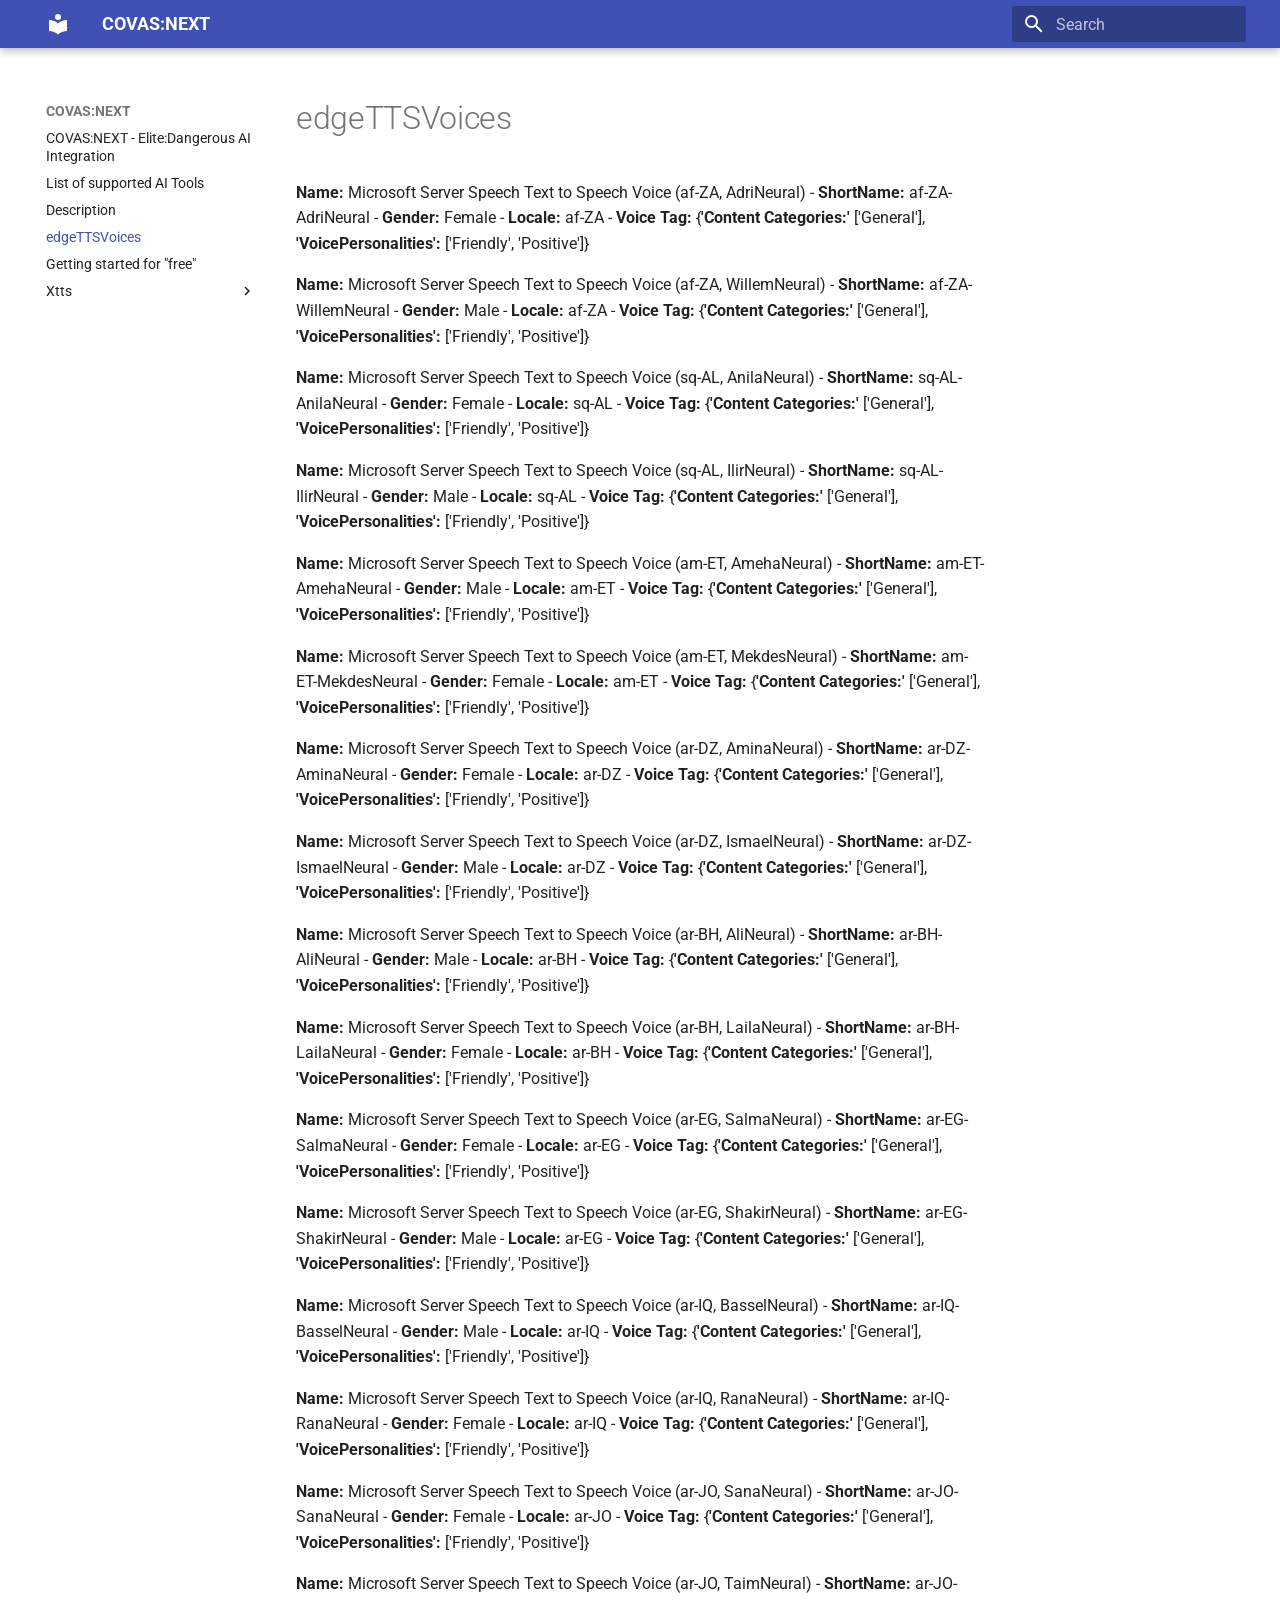
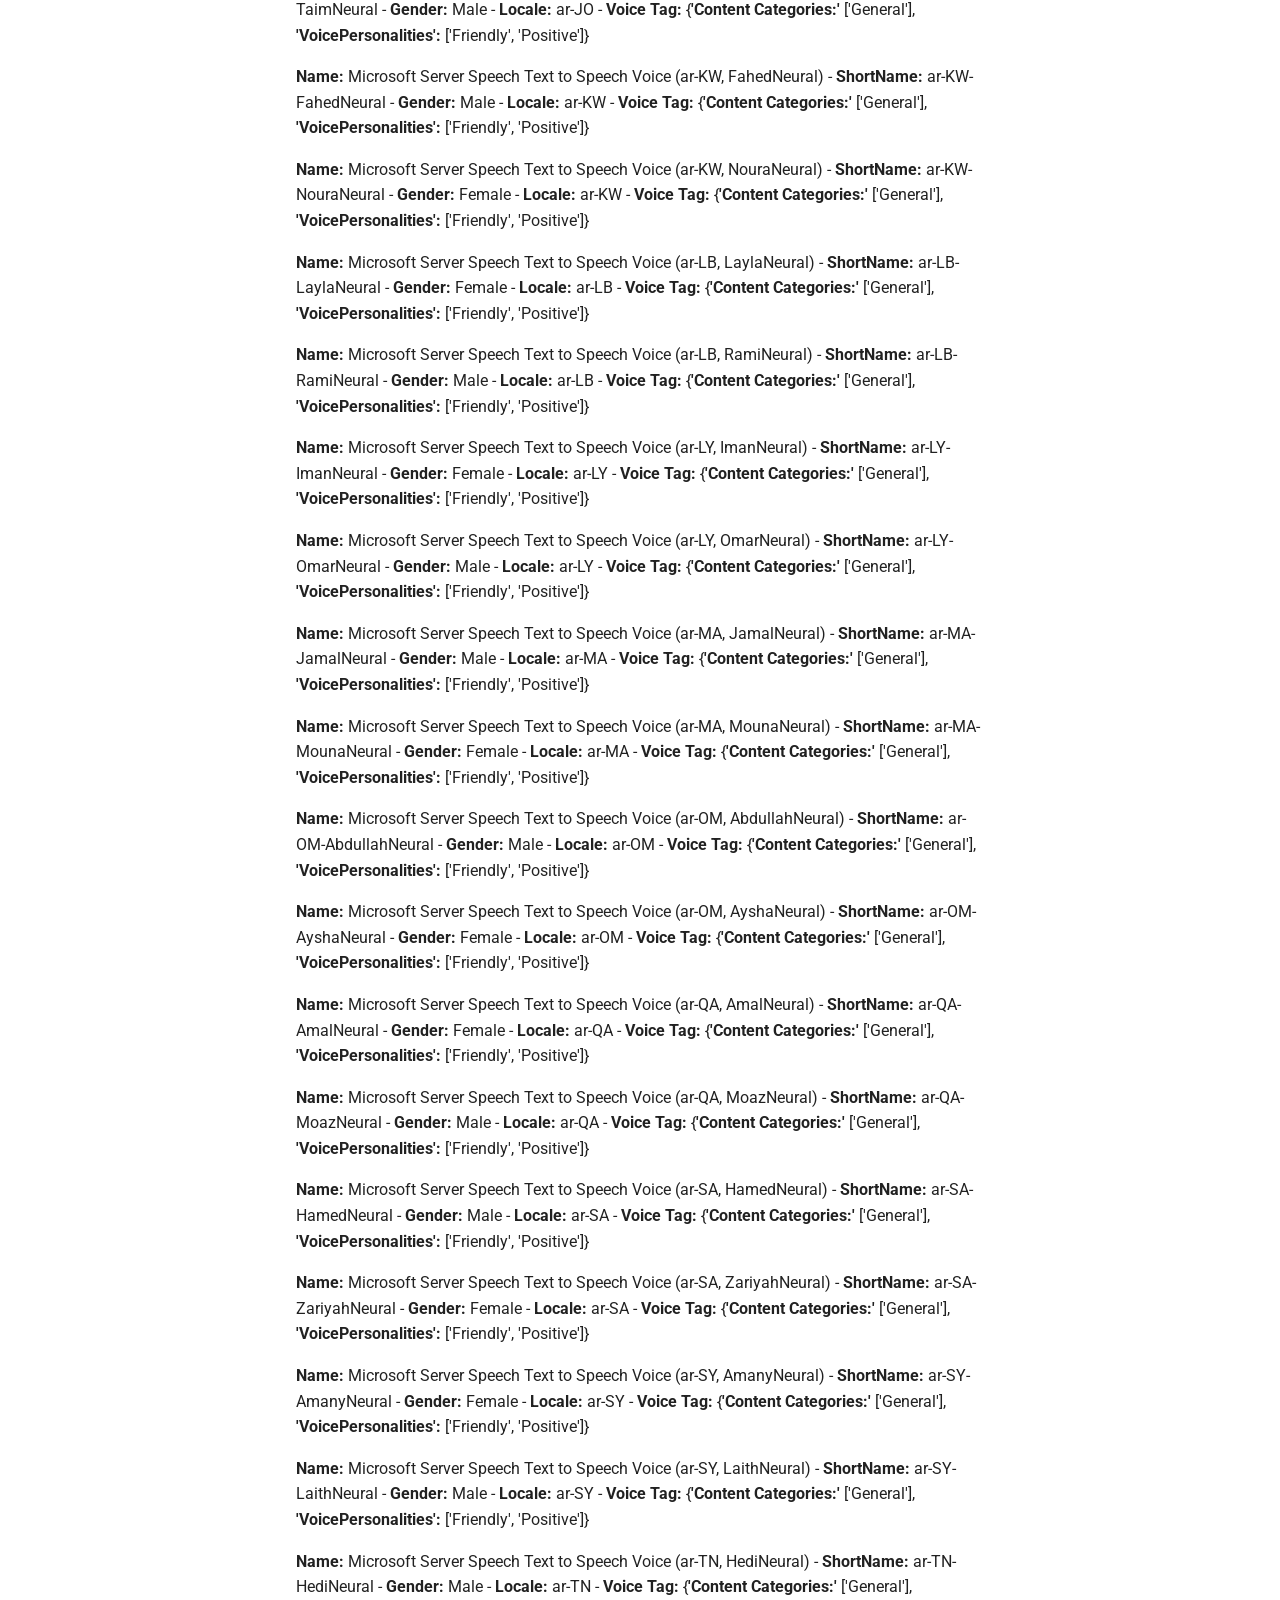
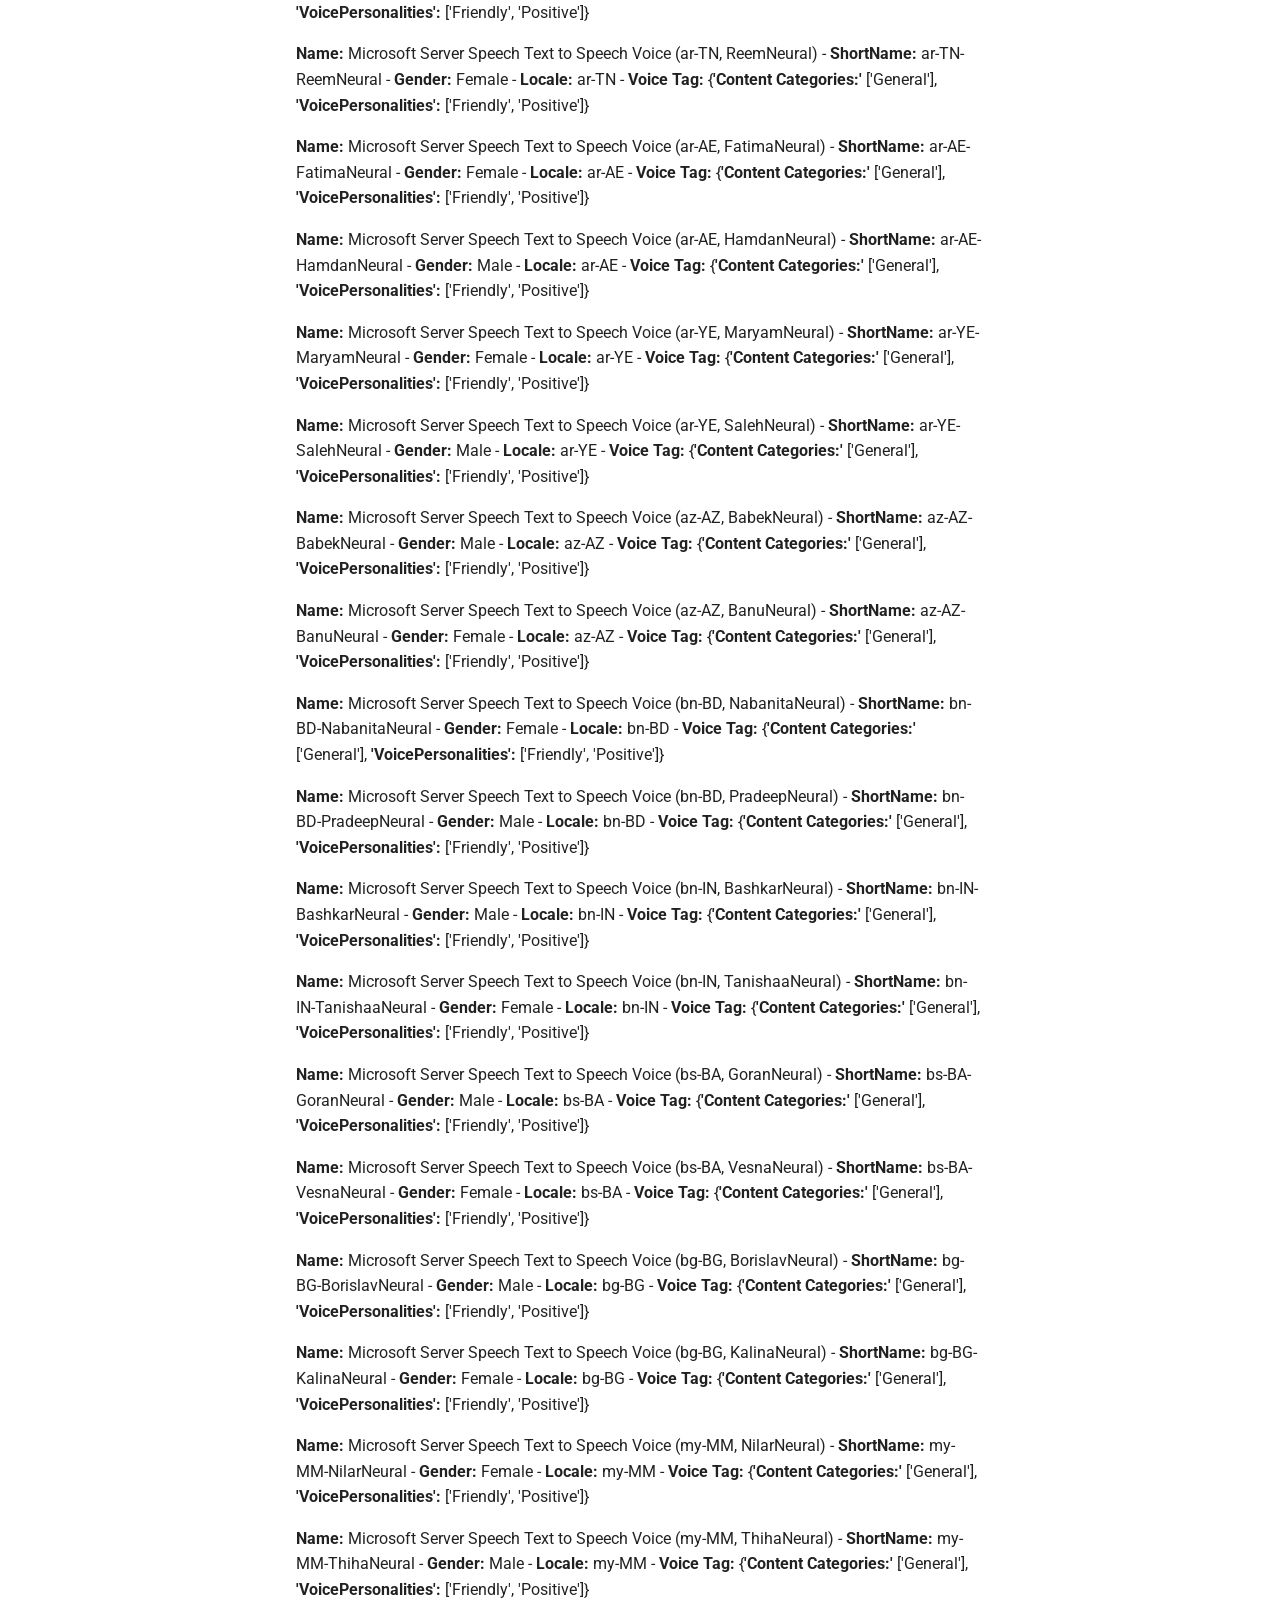
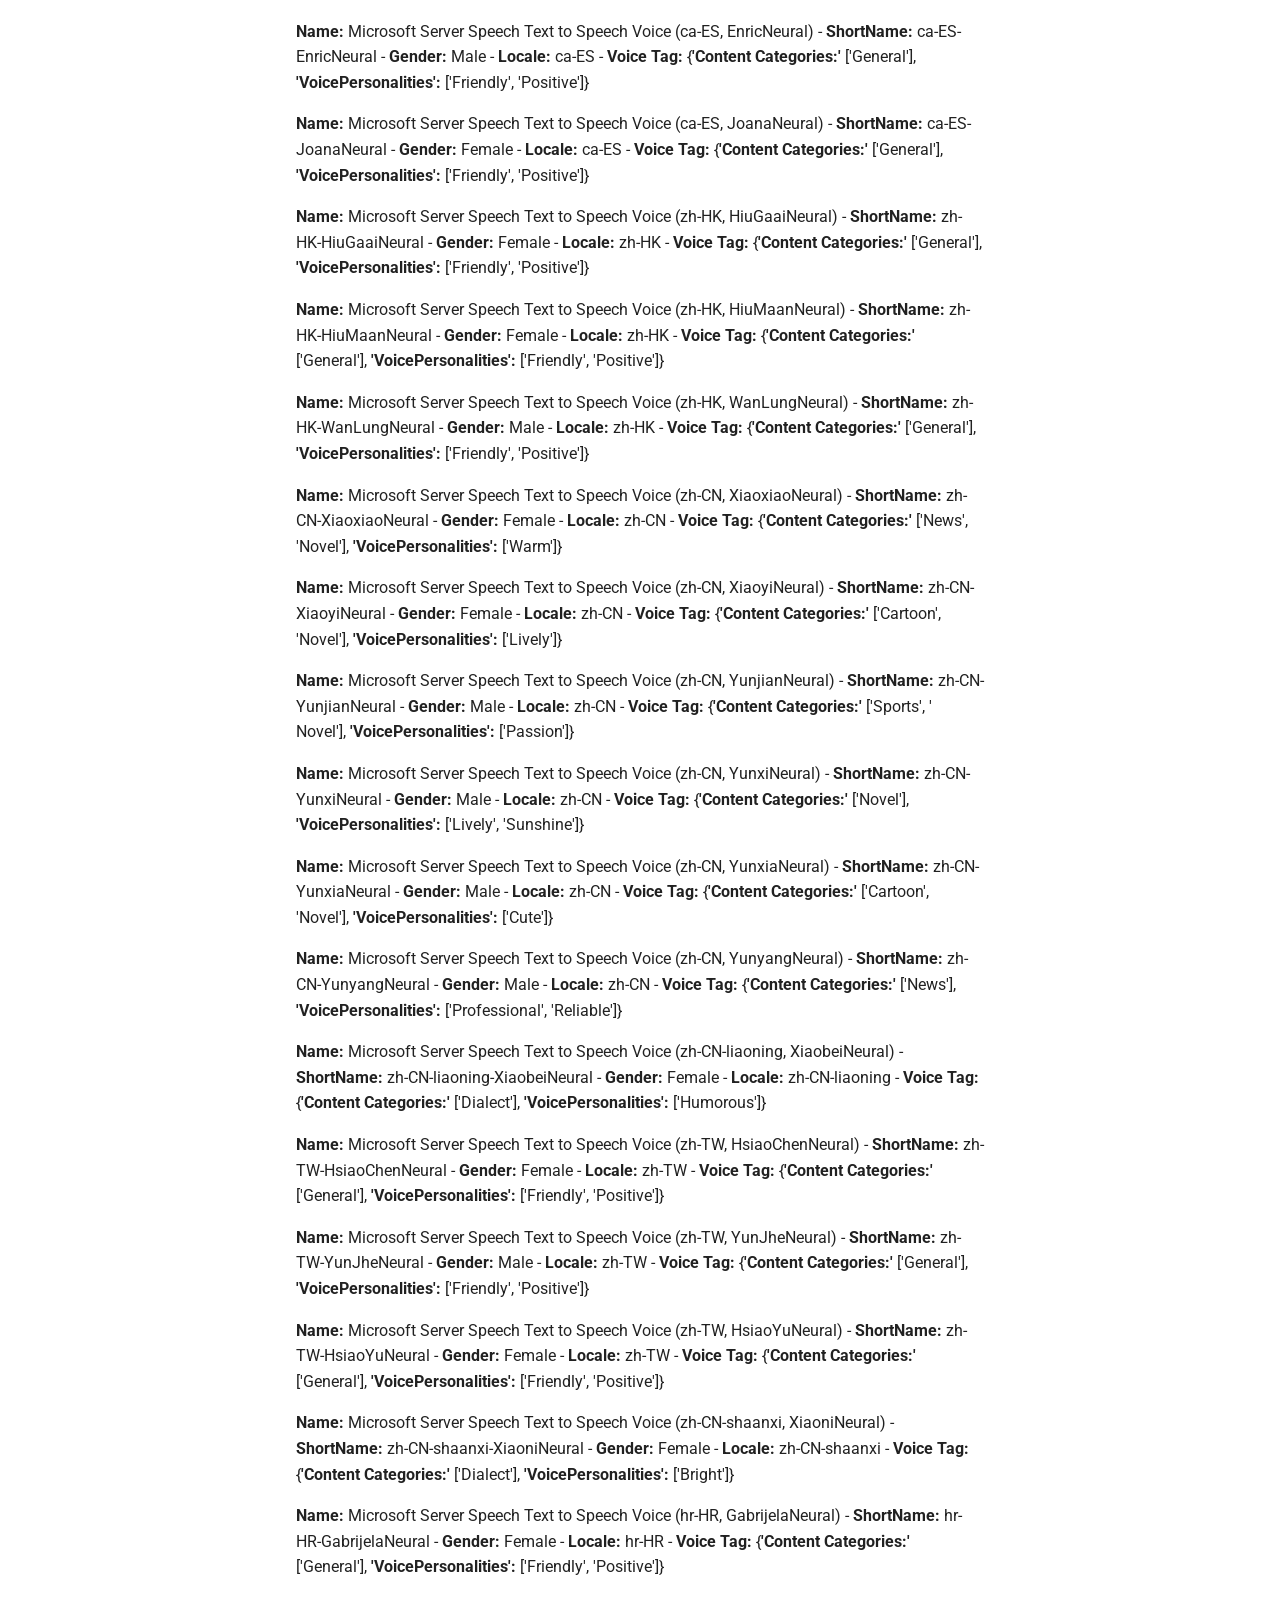
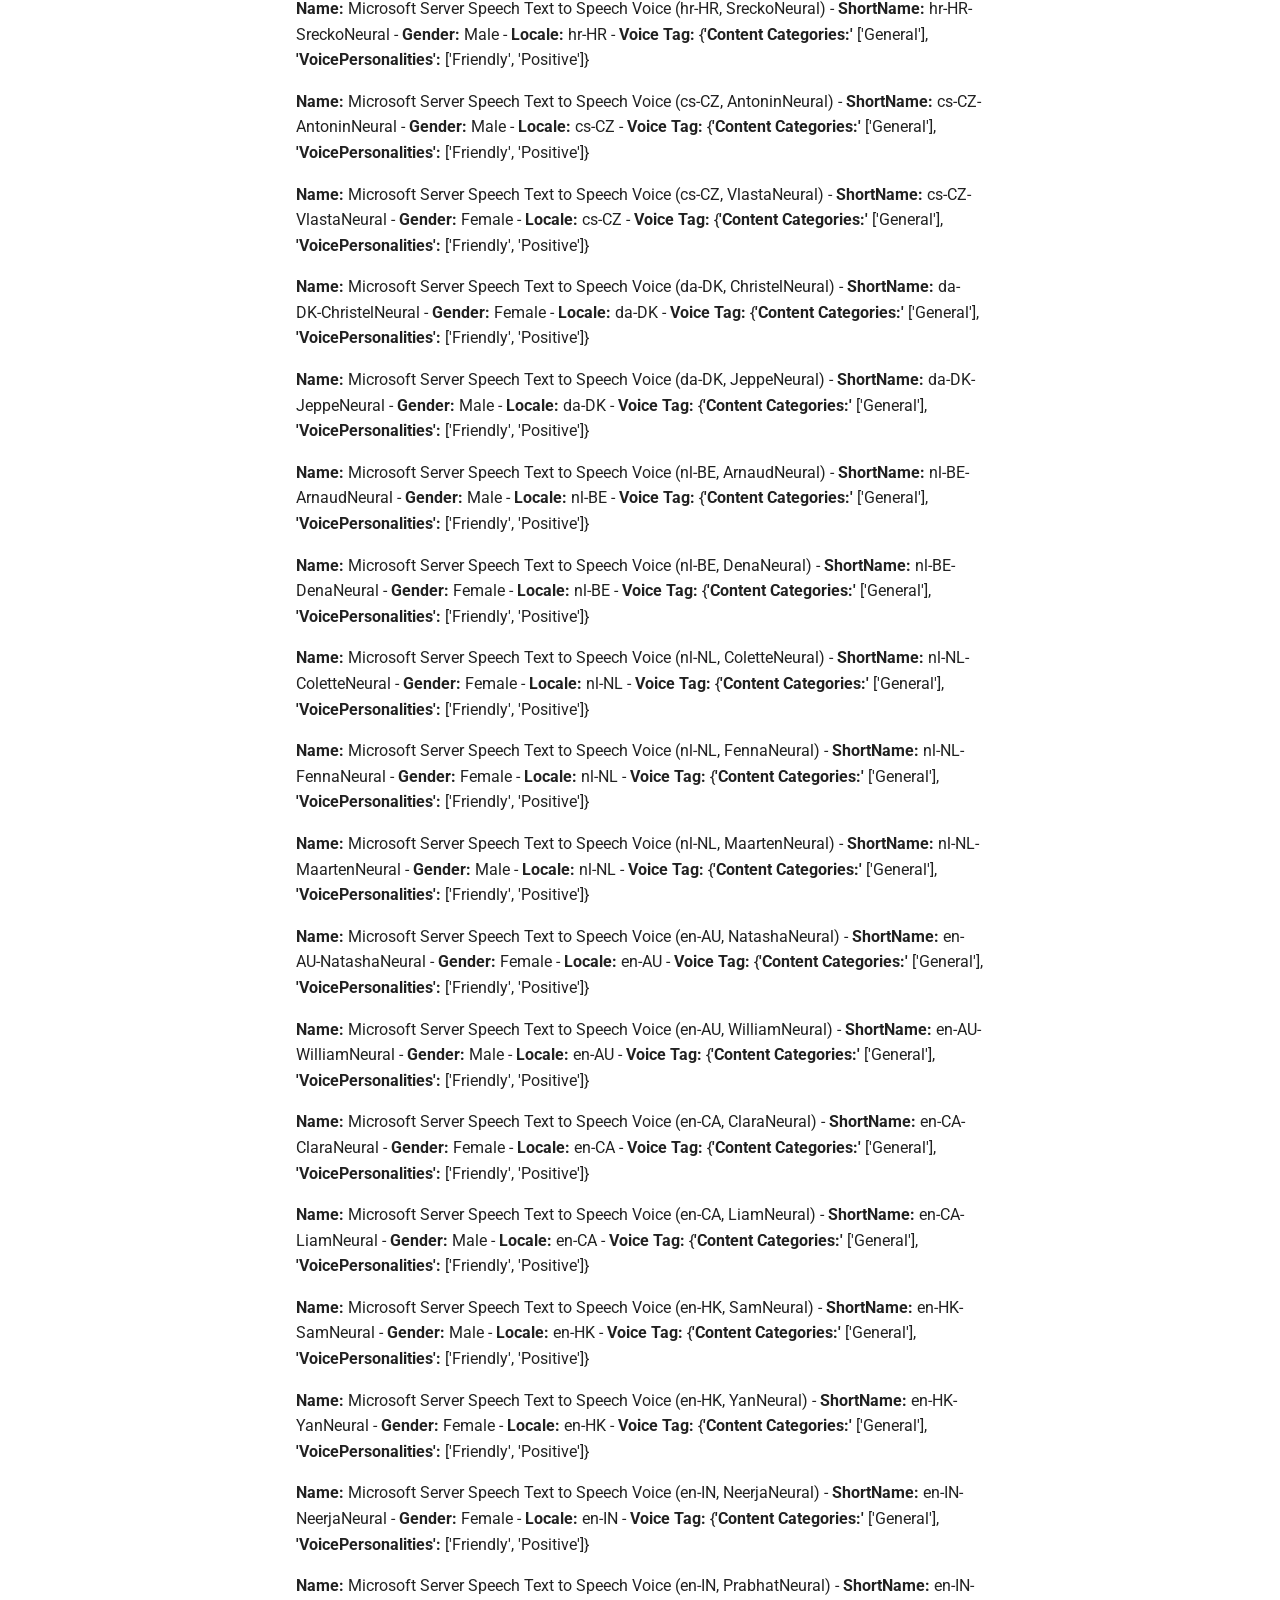
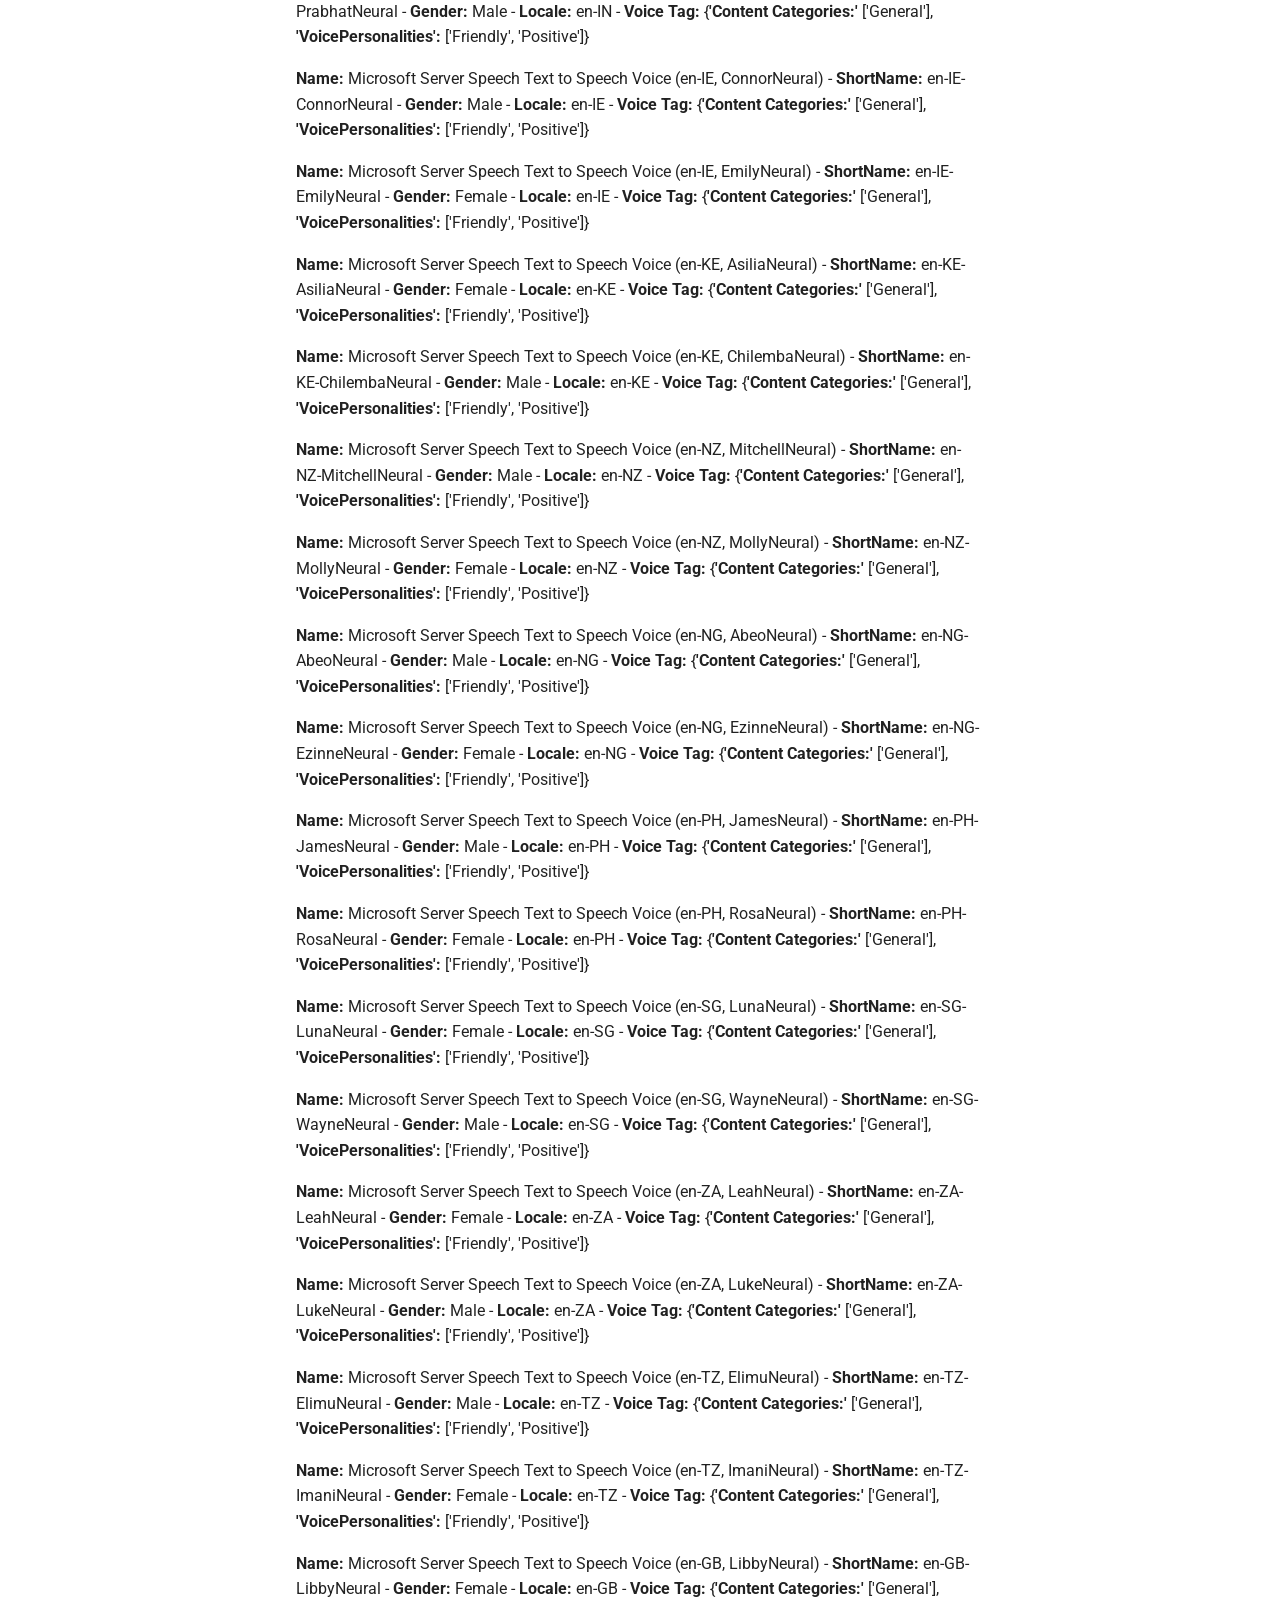
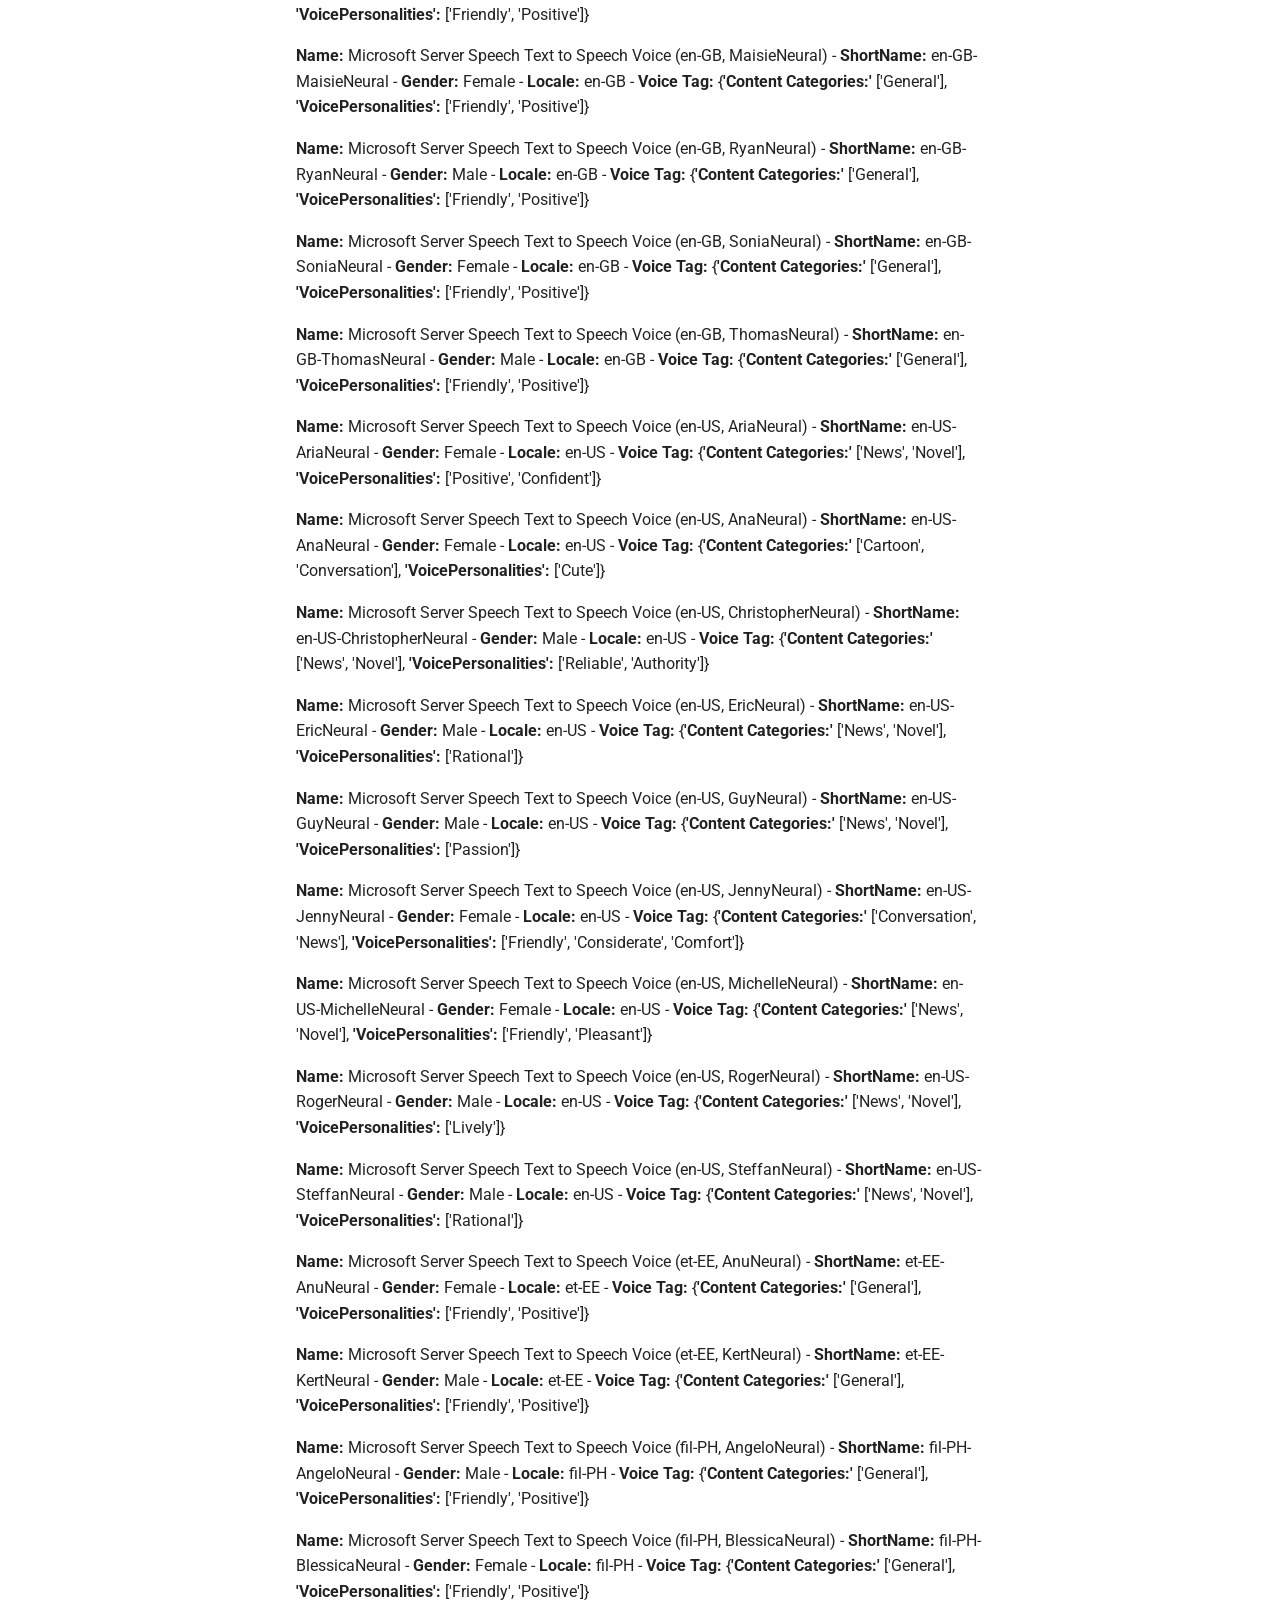
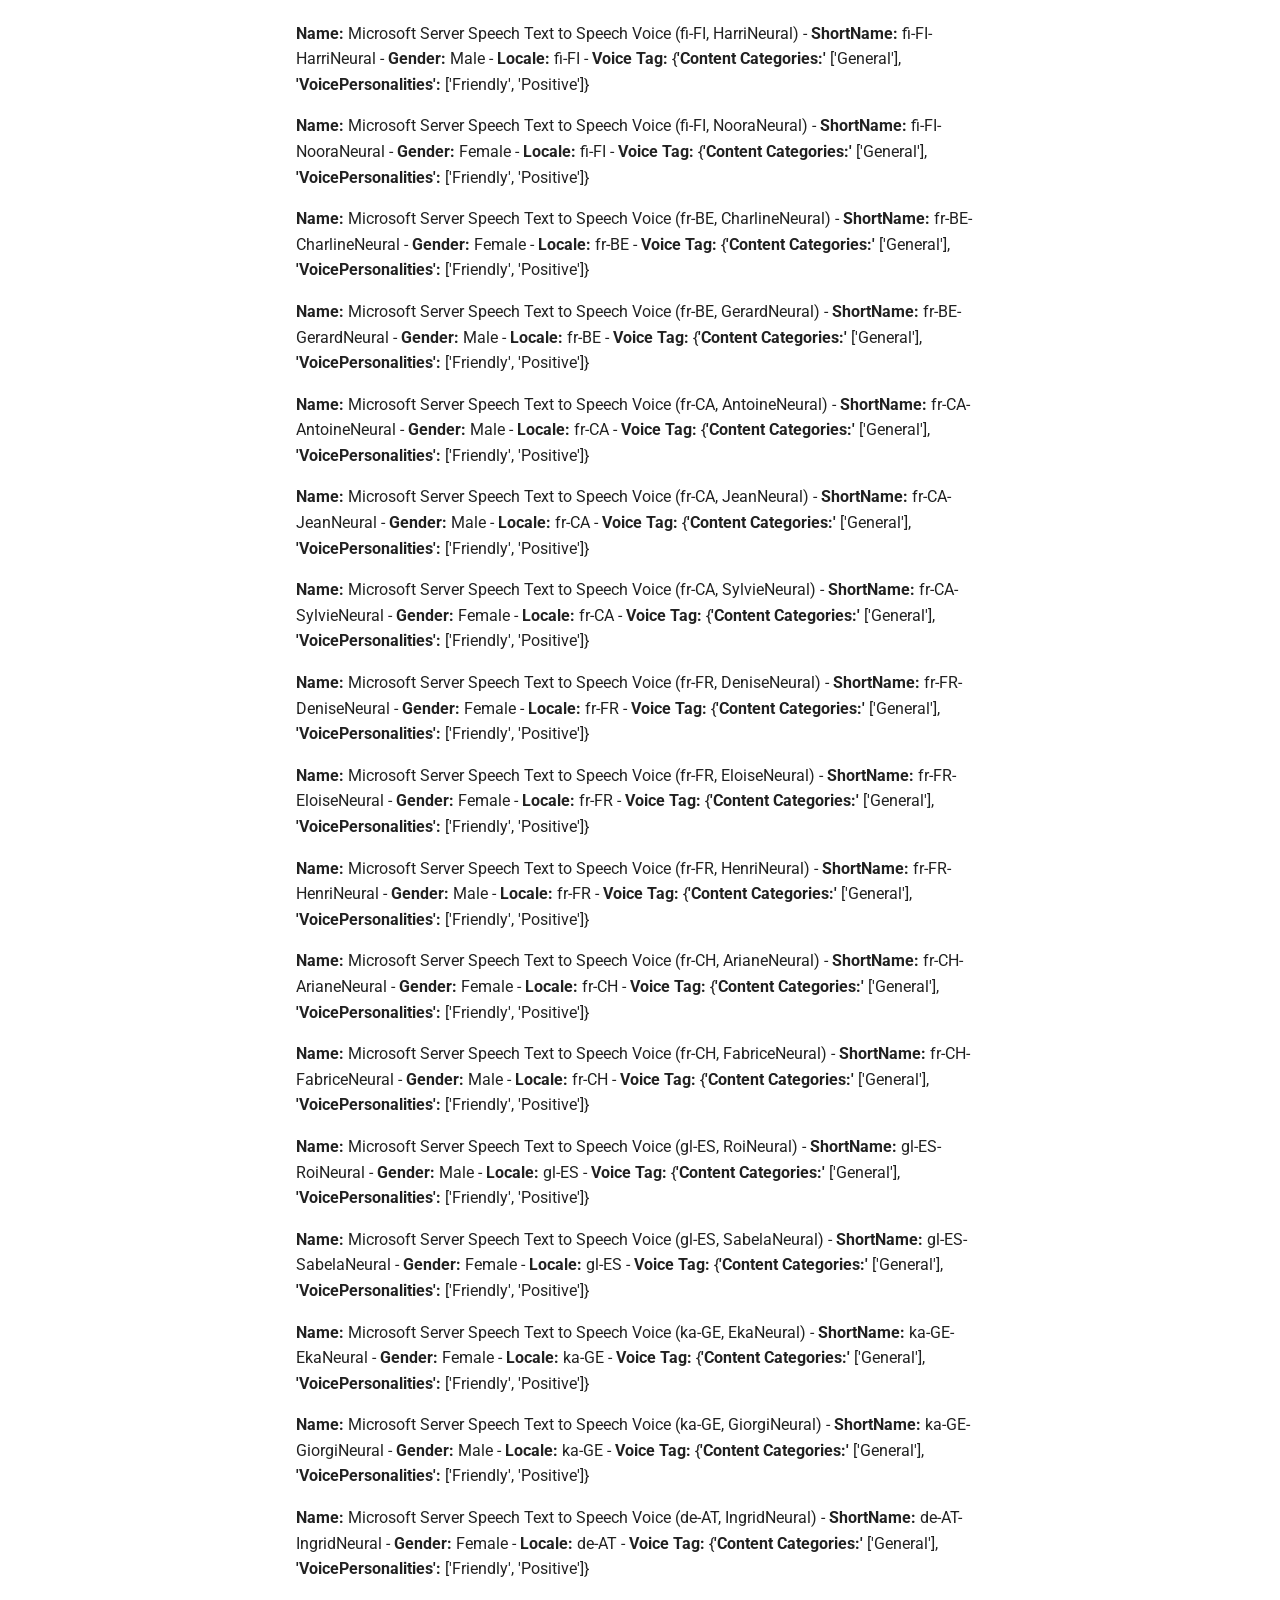
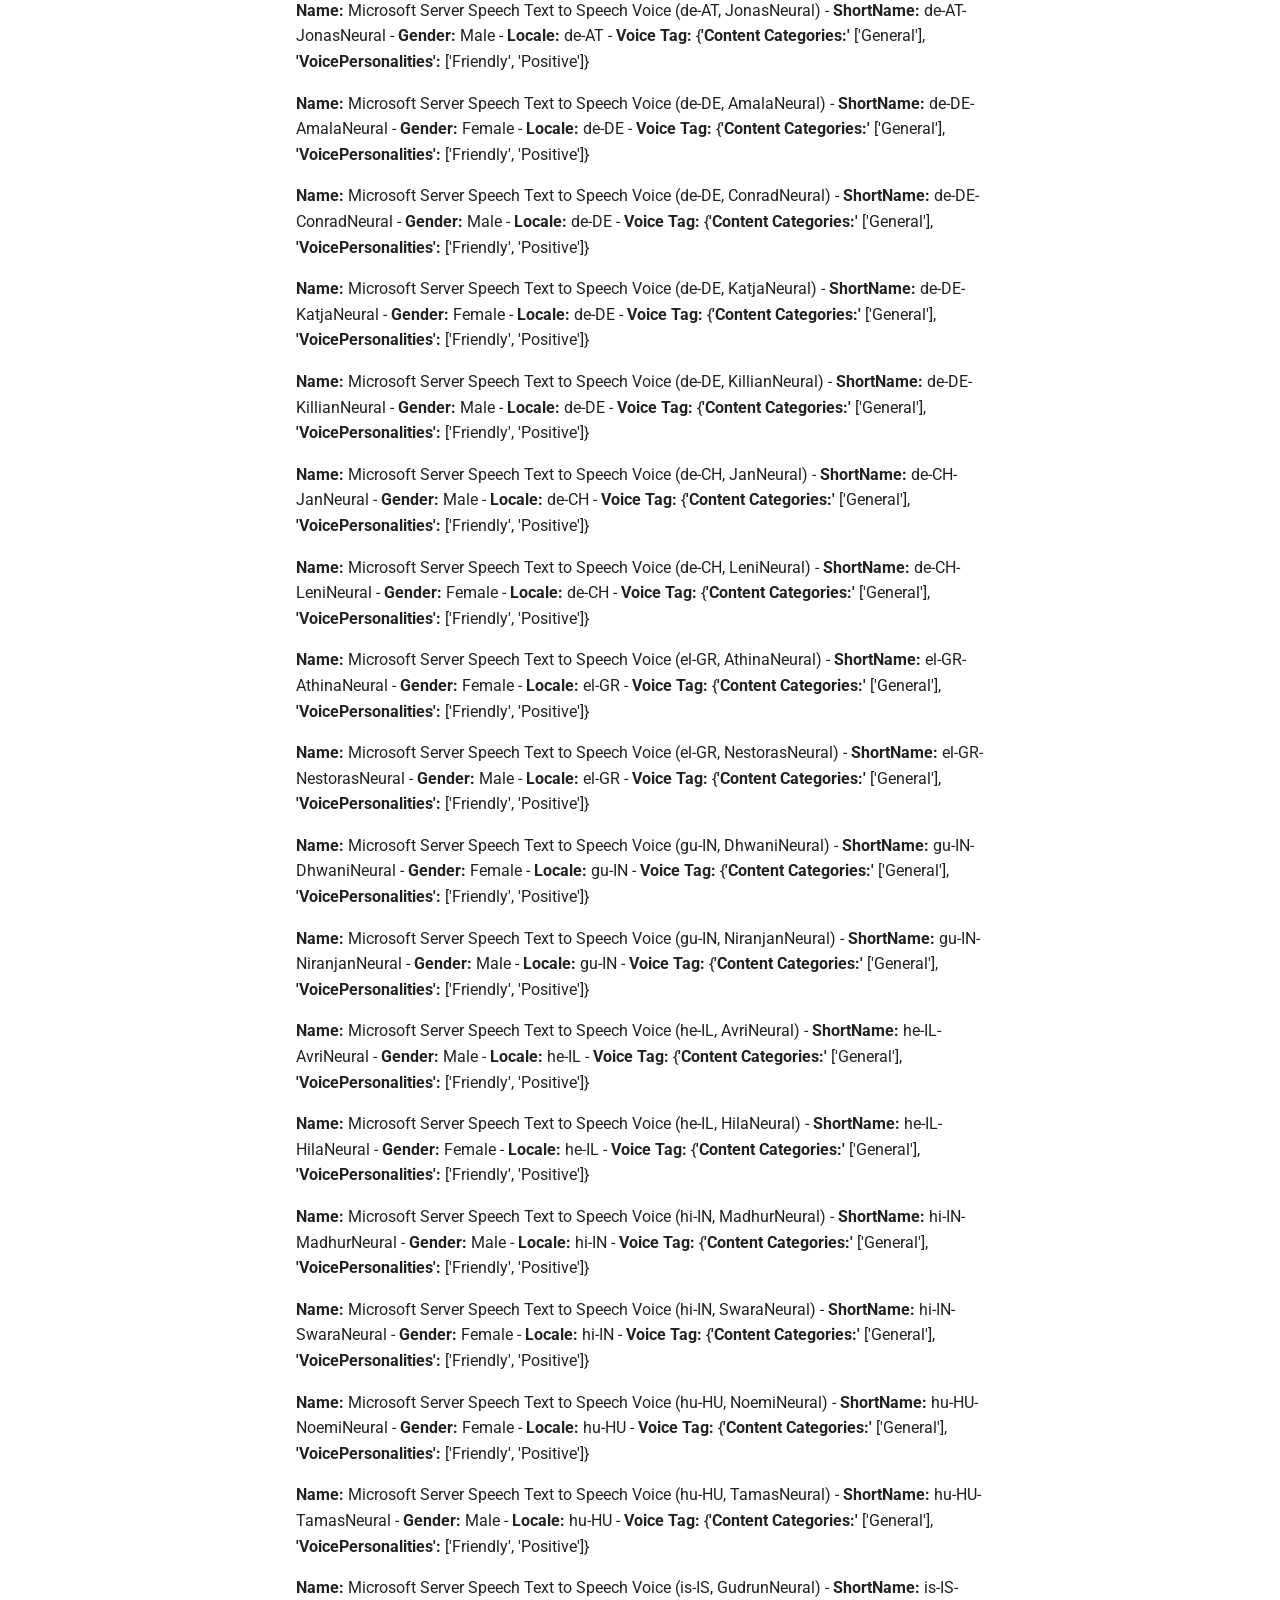
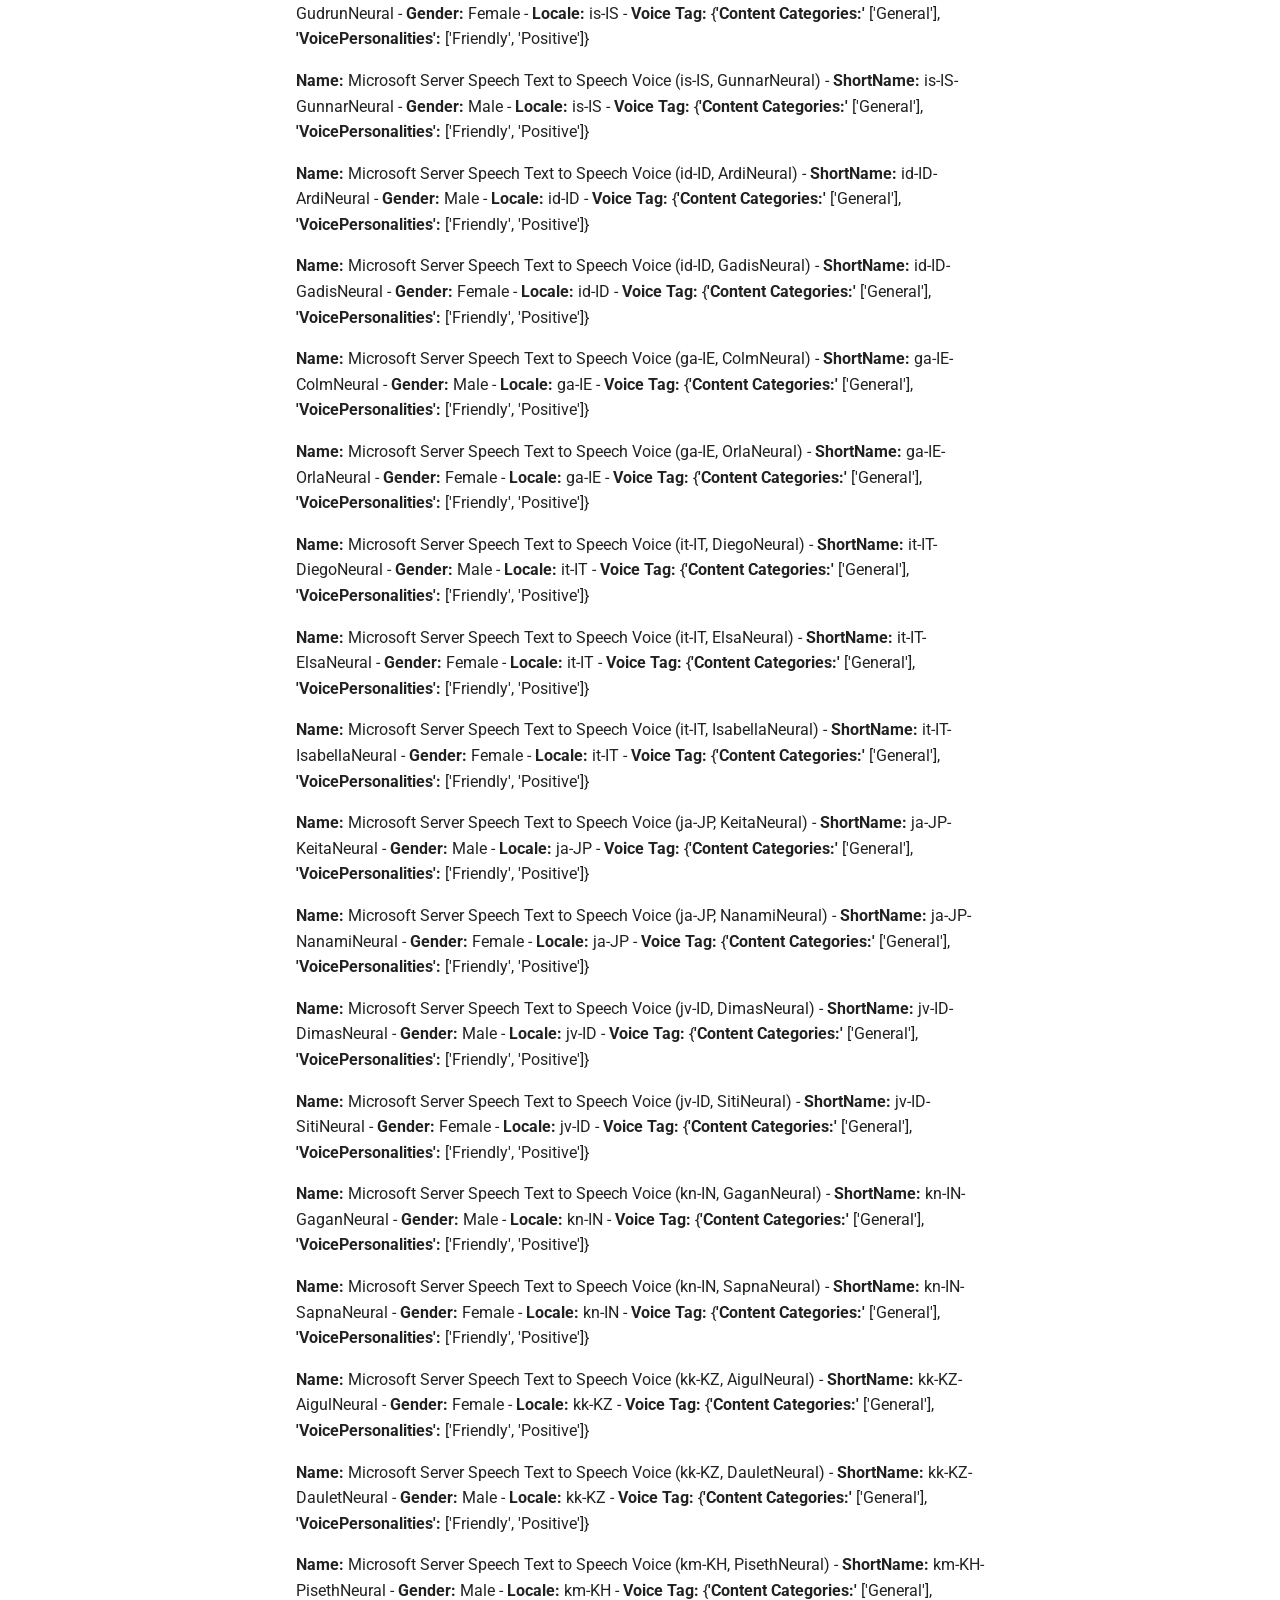
<file: edgeTTSVoices/index.html>
<!doctype html>
<html lang="en" class="no-js">
  <head>
    
      <meta charset="utf-8">
      <meta name="viewport" content="width=device-width,initial-scale=1">
      
      
      
        <link rel="canonical" href="https://lucaelin.github.io/elite-dangerous-ai-integration/edgeTTSVoices/">
      
      
        <link rel="prev" href="../description/">
      
      
        <link rel="next" href="../freeSetup/">
      
      
      <link rel="icon" href="../assets/images/favicon.png">
      <meta name="generator" content="mkdocs-1.6.1, mkdocs-material-9.5.43">
    
    
      
        <title>edgeTTSVoices - COVAS:NEXT</title>
      
    
    
      <link rel="stylesheet" href="../assets/stylesheets/main.0253249f.min.css">
      
      


    
    
      
    
    
      
        
        
        <link rel="preconnect" href="https://fonts.gstatic.com" crossorigin>
        <link rel="stylesheet" href="https://fonts.googleapis.com/css?family=Roboto:300,300i,400,400i,700,700i%7CRoboto+Mono:400,400i,700,700i&display=fallback">
        <style>:root{--md-text-font:"Roboto";--md-code-font:"Roboto Mono"}</style>
      
    
    
    <script>__md_scope=new URL("..",location),__md_hash=e=>[...e].reduce(((e,_)=>(e<<5)-e+_.charCodeAt(0)),0),__md_get=(e,_=localStorage,t=__md_scope)=>JSON.parse(_.getItem(t.pathname+"."+e)),__md_set=(e,_,t=localStorage,a=__md_scope)=>{try{t.setItem(a.pathname+"."+e,JSON.stringify(_))}catch(e){}}</script>
    
      

    
    
    
  </head>
  
  
    <body dir="ltr">
  
    
    <input class="md-toggle" data-md-toggle="drawer" type="checkbox" id="__drawer" autocomplete="off">
    <input class="md-toggle" data-md-toggle="search" type="checkbox" id="__search" autocomplete="off">
    <label class="md-overlay" for="__drawer"></label>
    <div data-md-component="skip">
      
    </div>
    <div data-md-component="announce">
      
    </div>
    
    
      

  

<header class="md-header md-header--shadow" data-md-component="header">
  <nav class="md-header__inner md-grid" aria-label="Header">
    <a href=".." title="COVAS:NEXT" class="md-header__button md-logo" aria-label="COVAS:NEXT" data-md-component="logo">
      
  
  <svg xmlns="http://www.w3.org/2000/svg" viewBox="0 0 24 24"><path d="M12 8a3 3 0 0 0 3-3 3 3 0 0 0-3-3 3 3 0 0 0-3 3 3 3 0 0 0 3 3m0 3.54C9.64 9.35 6.5 8 3 8v11c3.5 0 6.64 1.35 9 3.54 2.36-2.19 5.5-3.54 9-3.54V8c-3.5 0-6.64 1.35-9 3.54"/></svg>

    </a>
    <label class="md-header__button md-icon" for="__drawer">
      
      <svg xmlns="http://www.w3.org/2000/svg" viewBox="0 0 24 24"><path d="M3 6h18v2H3zm0 5h18v2H3zm0 5h18v2H3z"/></svg>
    </label>
    <div class="md-header__title" data-md-component="header-title">
      <div class="md-header__ellipsis">
        <div class="md-header__topic">
          <span class="md-ellipsis">
            COVAS:NEXT
          </span>
        </div>
        <div class="md-header__topic" data-md-component="header-topic">
          <span class="md-ellipsis">
            
              edgeTTSVoices
            
          </span>
        </div>
      </div>
    </div>
    
    
      <script>var palette=__md_get("__palette");if(palette&&palette.color){if("(prefers-color-scheme)"===palette.color.media){var media=matchMedia("(prefers-color-scheme: light)"),input=document.querySelector(media.matches?"[data-md-color-media='(prefers-color-scheme: light)']":"[data-md-color-media='(prefers-color-scheme: dark)']");palette.color.media=input.getAttribute("data-md-color-media"),palette.color.scheme=input.getAttribute("data-md-color-scheme"),palette.color.primary=input.getAttribute("data-md-color-primary"),palette.color.accent=input.getAttribute("data-md-color-accent")}for(var[key,value]of Object.entries(palette.color))document.body.setAttribute("data-md-color-"+key,value)}</script>
    
    
    
      <label class="md-header__button md-icon" for="__search">
        
        <svg xmlns="http://www.w3.org/2000/svg" viewBox="0 0 24 24"><path d="M9.5 3A6.5 6.5 0 0 1 16 9.5c0 1.61-.59 3.09-1.56 4.23l.27.27h.79l5 5-1.5 1.5-5-5v-.79l-.27-.27A6.52 6.52 0 0 1 9.5 16 6.5 6.5 0 0 1 3 9.5 6.5 6.5 0 0 1 9.5 3m0 2C7 5 5 7 5 9.5S7 14 9.5 14 14 12 14 9.5 12 5 9.5 5"/></svg>
      </label>
      <div class="md-search" data-md-component="search" role="dialog">
  <label class="md-search__overlay" for="__search"></label>
  <div class="md-search__inner" role="search">
    <form class="md-search__form" name="search">
      <input type="text" class="md-search__input" name="query" aria-label="Search" placeholder="Search" autocapitalize="off" autocorrect="off" autocomplete="off" spellcheck="false" data-md-component="search-query" required>
      <label class="md-search__icon md-icon" for="__search">
        
        <svg xmlns="http://www.w3.org/2000/svg" viewBox="0 0 24 24"><path d="M9.5 3A6.5 6.5 0 0 1 16 9.5c0 1.61-.59 3.09-1.56 4.23l.27.27h.79l5 5-1.5 1.5-5-5v-.79l-.27-.27A6.52 6.52 0 0 1 9.5 16 6.5 6.5 0 0 1 3 9.5 6.5 6.5 0 0 1 9.5 3m0 2C7 5 5 7 5 9.5S7 14 9.5 14 14 12 14 9.5 12 5 9.5 5"/></svg>
        
        <svg xmlns="http://www.w3.org/2000/svg" viewBox="0 0 24 24"><path d="M20 11v2H8l5.5 5.5-1.42 1.42L4.16 12l7.92-7.92L13.5 5.5 8 11z"/></svg>
      </label>
      <nav class="md-search__options" aria-label="Search">
        
        <button type="reset" class="md-search__icon md-icon" title="Clear" aria-label="Clear" tabindex="-1">
          
          <svg xmlns="http://www.w3.org/2000/svg" viewBox="0 0 24 24"><path d="M19 6.41 17.59 5 12 10.59 6.41 5 5 6.41 10.59 12 5 17.59 6.41 19 12 13.41 17.59 19 19 17.59 13.41 12z"/></svg>
        </button>
      </nav>
      
    </form>
    <div class="md-search__output">
      <div class="md-search__scrollwrap" tabindex="0" data-md-scrollfix>
        <div class="md-search-result" data-md-component="search-result">
          <div class="md-search-result__meta">
            Initializing search
          </div>
          <ol class="md-search-result__list" role="presentation"></ol>
        </div>
      </div>
    </div>
  </div>
</div>
    
    
  </nav>
  
</header>
    
    <div class="md-container" data-md-component="container">
      
      
        
          
        
      
      <main class="md-main" data-md-component="main">
        <div class="md-main__inner md-grid">
          
            
              
              <div class="md-sidebar md-sidebar--primary" data-md-component="sidebar" data-md-type="navigation" >
                <div class="md-sidebar__scrollwrap">
                  <div class="md-sidebar__inner">
                    



<nav class="md-nav md-nav--primary" aria-label="Navigation" data-md-level="0">
  <label class="md-nav__title" for="__drawer">
    <a href=".." title="COVAS:NEXT" class="md-nav__button md-logo" aria-label="COVAS:NEXT" data-md-component="logo">
      
  
  <svg xmlns="http://www.w3.org/2000/svg" viewBox="0 0 24 24"><path d="M12 8a3 3 0 0 0 3-3 3 3 0 0 0-3-3 3 3 0 0 0-3 3 3 3 0 0 0 3 3m0 3.54C9.64 9.35 6.5 8 3 8v11c3.5 0 6.64 1.35 9 3.54 2.36-2.19 5.5-3.54 9-3.54V8c-3.5 0-6.64 1.35-9 3.54"/></svg>

    </a>
    COVAS:NEXT
  </label>
  
  <ul class="md-nav__list" data-md-scrollfix>
    
      
      
  
  
  
  
    <li class="md-nav__item">
      <a href=".." class="md-nav__link">
        
  
  <span class="md-ellipsis">
    COVAS:NEXT - Elite:Dangerous AI Integration
  </span>
  

      </a>
    </li>
  

    
      
      
  
  
  
  
    <li class="md-nav__item">
      <a href="../aiToolList/" class="md-nav__link">
        
  
  <span class="md-ellipsis">
    List of supported AI Tools
  </span>
  

      </a>
    </li>
  

    
      
      
  
  
  
  
    <li class="md-nav__item">
      <a href="../description/" class="md-nav__link">
        
  
  <span class="md-ellipsis">
    Description
  </span>
  

      </a>
    </li>
  

    
      
      
  
  
    
  
  
  
    <li class="md-nav__item md-nav__item--active">
      
      <input class="md-nav__toggle md-toggle" type="checkbox" id="__toc">
      
      
      
      <a href="./" class="md-nav__link md-nav__link--active">
        
  
  <span class="md-ellipsis">
    edgeTTSVoices
  </span>
  

      </a>
      
    </li>
  

    
      
      
  
  
  
  
    <li class="md-nav__item">
      <a href="../freeSetup/" class="md-nav__link">
        
  
  <span class="md-ellipsis">
    Getting started for "free"
  </span>
  

      </a>
    </li>
  

    
      
      
  
  
  
  
    
    
    
    
    <li class="md-nav__item md-nav__item--nested">
      
        
        
        <input class="md-nav__toggle md-toggle " type="checkbox" id="__nav_6" >
        
          
          <label class="md-nav__link" for="__nav_6" id="__nav_6_label" tabindex="0">
            
  
  <span class="md-ellipsis">
    Xtts
  </span>
  

            <span class="md-nav__icon md-icon"></span>
          </label>
        
        <nav class="md-nav" data-md-level="1" aria-labelledby="__nav_6_label" aria-expanded="false">
          <label class="md-nav__title" for="__nav_6">
            <span class="md-nav__icon md-icon"></span>
            Xtts
          </label>
          <ul class="md-nav__list" data-md-scrollfix>
            
              
                
  
  
  
  
    <li class="md-nav__item">
      <a href="../xtts/VoiceClone-and-XTTS-Setup/" class="md-nav__link">
        
  
  <span class="md-ellipsis">
    Note
  </span>
  

      </a>
    </li>
  

              
            
          </ul>
        </nav>
      
    </li>
  

    
  </ul>
</nav>
                  </div>
                </div>
              </div>
            
            
              
              <div class="md-sidebar md-sidebar--secondary" data-md-component="sidebar" data-md-type="toc" >
                <div class="md-sidebar__scrollwrap">
                  <div class="md-sidebar__inner">
                    

<nav class="md-nav md-nav--secondary" aria-label="Table of contents">
  
  
  
  
</nav>
                  </div>
                </div>
              </div>
            
          
          
            <div class="md-content" data-md-component="content">
              <article class="md-content__inner md-typeset">
                
                  


  <h1>edgeTTSVoices</h1>

<p><strong>Name:</strong> Microsoft Server Speech Text to Speech Voice (af-ZA, AdriNeural)
- <strong>ShortName:</strong> af-ZA-AdriNeural
- <strong>Gender:</strong> Female
- <strong>Locale:</strong> af-ZA
- <strong>Voice Tag:</strong> {<strong>'Content Categories:'</strong> ['General'], <strong>'VoicePersonalities':</strong> ['Friendly', 'Positive']}</p>
<p><strong>Name:</strong> Microsoft Server Speech Text to Speech Voice (af-ZA, WillemNeural)
- <strong>ShortName:</strong> af-ZA-WillemNeural
- <strong>Gender:</strong> Male
- <strong>Locale:</strong> af-ZA
- <strong>Voice Tag:</strong> {<strong>'Content Categories:'</strong> ['General'], <strong>'VoicePersonalities':</strong> ['Friendly', 'Positive']}</p>
<p><strong>Name:</strong> Microsoft Server Speech Text to Speech Voice (sq-AL, AnilaNeural)
- <strong>ShortName:</strong> sq-AL-AnilaNeural
- <strong>Gender:</strong> Female
- <strong>Locale:</strong> sq-AL
- <strong>Voice Tag:</strong> {<strong>'Content Categories:'</strong> ['General'], <strong>'VoicePersonalities':</strong> ['Friendly', 'Positive']}</p>
<p><strong>Name:</strong> Microsoft Server Speech Text to Speech Voice (sq-AL, IlirNeural)
- <strong>ShortName:</strong> sq-AL-IlirNeural
- <strong>Gender:</strong> Male
- <strong>Locale:</strong> sq-AL
- <strong>Voice Tag:</strong> {<strong>'Content Categories:'</strong> ['General'], <strong>'VoicePersonalities':</strong> ['Friendly', 'Positive']}</p>
<p><strong>Name:</strong> Microsoft Server Speech Text to Speech Voice (am-ET, AmehaNeural)
- <strong>ShortName:</strong> am-ET-AmehaNeural
- <strong>Gender:</strong> Male
- <strong>Locale:</strong> am-ET
- <strong>Voice Tag:</strong> {<strong>'Content Categories:'</strong> ['General'], <strong>'VoicePersonalities':</strong> ['Friendly', 'Positive']}</p>
<p><strong>Name:</strong> Microsoft Server Speech Text to Speech Voice (am-ET, MekdesNeural)
- <strong>ShortName:</strong> am-ET-MekdesNeural
- <strong>Gender:</strong> Female
- <strong>Locale:</strong> am-ET
- <strong>Voice Tag:</strong> {<strong>'Content Categories:'</strong> ['General'], <strong>'VoicePersonalities':</strong> ['Friendly', 'Positive']}</p>
<p><strong>Name:</strong> Microsoft Server Speech Text to Speech Voice (ar-DZ, AminaNeural)
- <strong>ShortName:</strong> ar-DZ-AminaNeural
- <strong>Gender:</strong> Female
- <strong>Locale:</strong> ar-DZ
- <strong>Voice Tag:</strong> {<strong>'Content Categories:'</strong> ['General'], <strong>'VoicePersonalities':</strong> ['Friendly', 'Positive']}</p>
<p><strong>Name:</strong> Microsoft Server Speech Text to Speech Voice (ar-DZ, IsmaelNeural)
- <strong>ShortName:</strong> ar-DZ-IsmaelNeural
- <strong>Gender:</strong> Male
- <strong>Locale:</strong> ar-DZ
- <strong>Voice Tag:</strong> {<strong>'Content Categories:'</strong> ['General'], <strong>'VoicePersonalities':</strong> ['Friendly', 'Positive']}</p>
<p><strong>Name:</strong> Microsoft Server Speech Text to Speech Voice (ar-BH, AliNeural)
- <strong>ShortName:</strong> ar-BH-AliNeural
- <strong>Gender:</strong> Male
- <strong>Locale:</strong> ar-BH
- <strong>Voice Tag:</strong> {<strong>'Content Categories:'</strong> ['General'], <strong>'VoicePersonalities':</strong> ['Friendly', 'Positive']}</p>
<p><strong>Name:</strong> Microsoft Server Speech Text to Speech Voice (ar-BH, LailaNeural)
- <strong>ShortName:</strong> ar-BH-LailaNeural
- <strong>Gender:</strong> Female
- <strong>Locale:</strong> ar-BH
- <strong>Voice Tag:</strong> {<strong>'Content Categories:'</strong> ['General'], <strong>'VoicePersonalities':</strong> ['Friendly', 'Positive']}</p>
<p><strong>Name:</strong> Microsoft Server Speech Text to Speech Voice (ar-EG, SalmaNeural)
- <strong>ShortName:</strong> ar-EG-SalmaNeural
- <strong>Gender:</strong> Female
- <strong>Locale:</strong> ar-EG
- <strong>Voice Tag:</strong> {<strong>'Content Categories:'</strong> ['General'], <strong>'VoicePersonalities':</strong> ['Friendly', 'Positive']}</p>
<p><strong>Name:</strong> Microsoft Server Speech Text to Speech Voice (ar-EG, ShakirNeural)
- <strong>ShortName:</strong> ar-EG-ShakirNeural
- <strong>Gender:</strong> Male
- <strong>Locale:</strong> ar-EG
- <strong>Voice Tag:</strong> {<strong>'Content Categories:'</strong> ['General'], <strong>'VoicePersonalities':</strong> ['Friendly', 'Positive']}</p>
<p><strong>Name:</strong> Microsoft Server Speech Text to Speech Voice (ar-IQ, BasselNeural)
- <strong>ShortName:</strong> ar-IQ-BasselNeural
- <strong>Gender:</strong> Male
- <strong>Locale:</strong> ar-IQ
- <strong>Voice Tag:</strong> {<strong>'Content Categories:'</strong> ['General'], <strong>'VoicePersonalities':</strong> ['Friendly', 'Positive']}</p>
<p><strong>Name:</strong> Microsoft Server Speech Text to Speech Voice (ar-IQ, RanaNeural)
- <strong>ShortName:</strong> ar-IQ-RanaNeural
- <strong>Gender:</strong> Female
- <strong>Locale:</strong> ar-IQ
- <strong>Voice Tag:</strong> {<strong>'Content Categories:'</strong> ['General'], <strong>'VoicePersonalities':</strong> ['Friendly', 'Positive']}</p>
<p><strong>Name:</strong> Microsoft Server Speech Text to Speech Voice (ar-JO, SanaNeural)
- <strong>ShortName:</strong> ar-JO-SanaNeural
- <strong>Gender:</strong> Female
- <strong>Locale:</strong> ar-JO
- <strong>Voice Tag:</strong> {<strong>'Content Categories:'</strong> ['General'], <strong>'VoicePersonalities':</strong> ['Friendly', 'Positive']}</p>
<p><strong>Name:</strong> Microsoft Server Speech Text to Speech Voice (ar-JO, TaimNeural)
- <strong>ShortName:</strong> ar-JO-TaimNeural
- <strong>Gender:</strong> Male
- <strong>Locale:</strong> ar-JO
- <strong>Voice Tag:</strong> {<strong>'Content Categories:'</strong> ['General'], <strong>'VoicePersonalities':</strong> ['Friendly', 'Positive']}</p>
<p><strong>Name:</strong> Microsoft Server Speech Text to Speech Voice (ar-KW, FahedNeural)
- <strong>ShortName:</strong> ar-KW-FahedNeural
- <strong>Gender:</strong> Male
- <strong>Locale:</strong> ar-KW
- <strong>Voice Tag:</strong> {<strong>'Content Categories:'</strong> ['General'], <strong>'VoicePersonalities':</strong> ['Friendly', 'Positive']}</p>
<p><strong>Name:</strong> Microsoft Server Speech Text to Speech Voice (ar-KW, NouraNeural)
- <strong>ShortName:</strong> ar-KW-NouraNeural
- <strong>Gender:</strong> Female
- <strong>Locale:</strong> ar-KW
- <strong>Voice Tag:</strong> {<strong>'Content Categories:'</strong> ['General'], <strong>'VoicePersonalities':</strong> ['Friendly', 'Positive']}</p>
<p><strong>Name:</strong> Microsoft Server Speech Text to Speech Voice (ar-LB, LaylaNeural)
- <strong>ShortName:</strong> ar-LB-LaylaNeural
- <strong>Gender:</strong> Female
- <strong>Locale:</strong> ar-LB
- <strong>Voice Tag:</strong> {<strong>'Content Categories:'</strong> ['General'], <strong>'VoicePersonalities':</strong> ['Friendly', 'Positive']}</p>
<p><strong>Name:</strong> Microsoft Server Speech Text to Speech Voice (ar-LB, RamiNeural)
- <strong>ShortName:</strong> ar-LB-RamiNeural
- <strong>Gender:</strong> Male
- <strong>Locale:</strong> ar-LB
- <strong>Voice Tag:</strong> {<strong>'Content Categories:'</strong> ['General'], <strong>'VoicePersonalities':</strong> ['Friendly', 'Positive']}</p>
<p><strong>Name:</strong> Microsoft Server Speech Text to Speech Voice (ar-LY, ImanNeural)
- <strong>ShortName:</strong> ar-LY-ImanNeural
- <strong>Gender:</strong> Female
- <strong>Locale:</strong> ar-LY
- <strong>Voice Tag:</strong> {<strong>'Content Categories:'</strong> ['General'], <strong>'VoicePersonalities':</strong> ['Friendly', 'Positive']}</p>
<p><strong>Name:</strong> Microsoft Server Speech Text to Speech Voice (ar-LY, OmarNeural)
- <strong>ShortName:</strong> ar-LY-OmarNeural
- <strong>Gender:</strong> Male
- <strong>Locale:</strong> ar-LY
- <strong>Voice Tag:</strong> {<strong>'Content Categories:'</strong> ['General'], <strong>'VoicePersonalities':</strong> ['Friendly', 'Positive']}</p>
<p><strong>Name:</strong> Microsoft Server Speech Text to Speech Voice (ar-MA, JamalNeural)
- <strong>ShortName:</strong> ar-MA-JamalNeural
- <strong>Gender:</strong> Male
- <strong>Locale:</strong> ar-MA
- <strong>Voice Tag:</strong> {<strong>'Content Categories:'</strong> ['General'], <strong>'VoicePersonalities':</strong> ['Friendly', 'Positive']}</p>
<p><strong>Name:</strong> Microsoft Server Speech Text to Speech Voice (ar-MA, MounaNeural)
- <strong>ShortName:</strong> ar-MA-MounaNeural
- <strong>Gender:</strong> Female
- <strong>Locale:</strong> ar-MA
- <strong>Voice Tag:</strong> {<strong>'Content Categories:'</strong> ['General'], <strong>'VoicePersonalities':</strong> ['Friendly', 'Positive']}</p>
<p><strong>Name:</strong> Microsoft Server Speech Text to Speech Voice (ar-OM, AbdullahNeural)
- <strong>ShortName:</strong> ar-OM-AbdullahNeural
- <strong>Gender:</strong> Male
- <strong>Locale:</strong> ar-OM
- <strong>Voice Tag:</strong> {<strong>'Content Categories:'</strong> ['General'], <strong>'VoicePersonalities':</strong> ['Friendly', 'Positive']}</p>
<p><strong>Name:</strong> Microsoft Server Speech Text to Speech Voice (ar-OM, AyshaNeural)
- <strong>ShortName:</strong> ar-OM-AyshaNeural
- <strong>Gender:</strong> Female
- <strong>Locale:</strong> ar-OM
- <strong>Voice Tag:</strong> {<strong>'Content Categories:'</strong> ['General'], <strong>'VoicePersonalities':</strong> ['Friendly', 'Positive']}</p>
<p><strong>Name:</strong> Microsoft Server Speech Text to Speech Voice (ar-QA, AmalNeural)
- <strong>ShortName:</strong> ar-QA-AmalNeural
- <strong>Gender:</strong> Female
- <strong>Locale:</strong> ar-QA
- <strong>Voice Tag:</strong> {<strong>'Content Categories:'</strong> ['General'], <strong>'VoicePersonalities':</strong> ['Friendly', 'Positive']}</p>
<p><strong>Name:</strong> Microsoft Server Speech Text to Speech Voice (ar-QA, MoazNeural)
- <strong>ShortName:</strong> ar-QA-MoazNeural
- <strong>Gender:</strong> Male
- <strong>Locale:</strong> ar-QA
- <strong>Voice Tag:</strong> {<strong>'Content Categories:'</strong> ['General'], <strong>'VoicePersonalities':</strong> ['Friendly', 'Positive']}</p>
<p><strong>Name:</strong> Microsoft Server Speech Text to Speech Voice (ar-SA, HamedNeural)
- <strong>ShortName:</strong> ar-SA-HamedNeural
- <strong>Gender:</strong> Male
- <strong>Locale:</strong> ar-SA
- <strong>Voice Tag:</strong> {<strong>'Content Categories:'</strong> ['General'], <strong>'VoicePersonalities':</strong> ['Friendly', 'Positive']}</p>
<p><strong>Name:</strong> Microsoft Server Speech Text to Speech Voice (ar-SA, ZariyahNeural)
- <strong>ShortName:</strong> ar-SA-ZariyahNeural
- <strong>Gender:</strong> Female
- <strong>Locale:</strong> ar-SA
- <strong>Voice Tag:</strong> {<strong>'Content Categories:'</strong> ['General'], <strong>'VoicePersonalities':</strong> ['Friendly', 'Positive']}</p>
<p><strong>Name:</strong> Microsoft Server Speech Text to Speech Voice (ar-SY, AmanyNeural)
- <strong>ShortName:</strong> ar-SY-AmanyNeural
- <strong>Gender:</strong> Female
- <strong>Locale:</strong> ar-SY
- <strong>Voice Tag:</strong> {<strong>'Content Categories:'</strong> ['General'], <strong>'VoicePersonalities':</strong> ['Friendly', 'Positive']}</p>
<p><strong>Name:</strong> Microsoft Server Speech Text to Speech Voice (ar-SY, LaithNeural)
- <strong>ShortName:</strong> ar-SY-LaithNeural
- <strong>Gender:</strong> Male
- <strong>Locale:</strong> ar-SY
- <strong>Voice Tag:</strong> {<strong>'Content Categories:'</strong> ['General'], <strong>'VoicePersonalities':</strong> ['Friendly', 'Positive']}</p>
<p><strong>Name:</strong> Microsoft Server Speech Text to Speech Voice (ar-TN, HediNeural)
- <strong>ShortName:</strong> ar-TN-HediNeural
- <strong>Gender:</strong> Male
- <strong>Locale:</strong> ar-TN
- <strong>Voice Tag:</strong> {<strong>'Content Categories:'</strong> ['General'], <strong>'VoicePersonalities':</strong> ['Friendly', 'Positive']}</p>
<p><strong>Name:</strong> Microsoft Server Speech Text to Speech Voice (ar-TN, ReemNeural)
- <strong>ShortName:</strong> ar-TN-ReemNeural
- <strong>Gender:</strong> Female
- <strong>Locale:</strong> ar-TN
- <strong>Voice Tag:</strong> {<strong>'Content Categories:'</strong> ['General'], <strong>'VoicePersonalities':</strong> ['Friendly', 'Positive']}</p>
<p><strong>Name:</strong> Microsoft Server Speech Text to Speech Voice (ar-AE, FatimaNeural)
- <strong>ShortName:</strong> ar-AE-FatimaNeural
- <strong>Gender:</strong> Female
- <strong>Locale:</strong> ar-AE
- <strong>Voice Tag:</strong> {<strong>'Content Categories:'</strong> ['General'], <strong>'VoicePersonalities':</strong> ['Friendly', 'Positive']}</p>
<p><strong>Name:</strong> Microsoft Server Speech Text to Speech Voice (ar-AE, HamdanNeural)
- <strong>ShortName:</strong> ar-AE-HamdanNeural
- <strong>Gender:</strong> Male
- <strong>Locale:</strong> ar-AE
- <strong>Voice Tag:</strong> {<strong>'Content Categories:'</strong> ['General'], <strong>'VoicePersonalities':</strong> ['Friendly', 'Positive']}</p>
<p><strong>Name:</strong> Microsoft Server Speech Text to Speech Voice (ar-YE, MaryamNeural)
- <strong>ShortName:</strong> ar-YE-MaryamNeural
- <strong>Gender:</strong> Female
- <strong>Locale:</strong> ar-YE
- <strong>Voice Tag:</strong> {<strong>'Content Categories:'</strong> ['General'], <strong>'VoicePersonalities':</strong> ['Friendly', 'Positive']}</p>
<p><strong>Name:</strong> Microsoft Server Speech Text to Speech Voice (ar-YE, SalehNeural)
- <strong>ShortName:</strong> ar-YE-SalehNeural
- <strong>Gender:</strong> Male
- <strong>Locale:</strong> ar-YE
- <strong>Voice Tag:</strong> {<strong>'Content Categories:'</strong> ['General'], <strong>'VoicePersonalities':</strong> ['Friendly', 'Positive']}</p>
<p><strong>Name:</strong> Microsoft Server Speech Text to Speech Voice (az-AZ, BabekNeural)
- <strong>ShortName:</strong> az-AZ-BabekNeural
- <strong>Gender:</strong> Male
- <strong>Locale:</strong> az-AZ
- <strong>Voice Tag:</strong> {<strong>'Content Categories:'</strong> ['General'], <strong>'VoicePersonalities':</strong> ['Friendly', 'Positive']}</p>
<p><strong>Name:</strong> Microsoft Server Speech Text to Speech Voice (az-AZ, BanuNeural)
- <strong>ShortName:</strong> az-AZ-BanuNeural
- <strong>Gender:</strong> Female
- <strong>Locale:</strong> az-AZ
- <strong>Voice Tag:</strong> {<strong>'Content Categories:'</strong> ['General'], <strong>'VoicePersonalities':</strong> ['Friendly', 'Positive']}</p>
<p><strong>Name:</strong> Microsoft Server Speech Text to Speech Voice (bn-BD, NabanitaNeural)
- <strong>ShortName:</strong> bn-BD-NabanitaNeural
- <strong>Gender:</strong> Female
- <strong>Locale:</strong> bn-BD
- <strong>Voice Tag:</strong> {<strong>'Content Categories:'</strong> ['General'], <strong>'VoicePersonalities':</strong> ['Friendly', 'Positive']}</p>
<p><strong>Name:</strong> Microsoft Server Speech Text to Speech Voice (bn-BD, PradeepNeural)
- <strong>ShortName:</strong> bn-BD-PradeepNeural
- <strong>Gender:</strong> Male
- <strong>Locale:</strong> bn-BD
- <strong>Voice Tag:</strong> {<strong>'Content Categories:'</strong> ['General'], <strong>'VoicePersonalities':</strong> ['Friendly', 'Positive']}</p>
<p><strong>Name:</strong> Microsoft Server Speech Text to Speech Voice (bn-IN, BashkarNeural)
- <strong>ShortName:</strong> bn-IN-BashkarNeural
- <strong>Gender:</strong> Male
- <strong>Locale:</strong> bn-IN
- <strong>Voice Tag:</strong> {<strong>'Content Categories:'</strong> ['General'], <strong>'VoicePersonalities':</strong> ['Friendly', 'Positive']}</p>
<p><strong>Name:</strong> Microsoft Server Speech Text to Speech Voice (bn-IN, TanishaaNeural)
- <strong>ShortName:</strong> bn-IN-TanishaaNeural
- <strong>Gender:</strong> Female
- <strong>Locale:</strong> bn-IN
- <strong>Voice Tag:</strong> {<strong>'Content Categories:'</strong> ['General'], <strong>'VoicePersonalities':</strong> ['Friendly', 'Positive']}</p>
<p><strong>Name:</strong> Microsoft Server Speech Text to Speech Voice (bs-BA, GoranNeural)
- <strong>ShortName:</strong> bs-BA-GoranNeural
- <strong>Gender:</strong> Male
- <strong>Locale:</strong> bs-BA
- <strong>Voice Tag:</strong> {<strong>'Content Categories:'</strong> ['General'], <strong>'VoicePersonalities':</strong> ['Friendly', 'Positive']}</p>
<p><strong>Name:</strong> Microsoft Server Speech Text to Speech Voice (bs-BA, VesnaNeural)
- <strong>ShortName:</strong> bs-BA-VesnaNeural
- <strong>Gender:</strong> Female
- <strong>Locale:</strong> bs-BA
- <strong>Voice Tag:</strong> {<strong>'Content Categories:'</strong> ['General'], <strong>'VoicePersonalities':</strong> ['Friendly', 'Positive']}</p>
<p><strong>Name:</strong> Microsoft Server Speech Text to Speech Voice (bg-BG, BorislavNeural)
- <strong>ShortName:</strong> bg-BG-BorislavNeural
- <strong>Gender:</strong> Male
- <strong>Locale:</strong> bg-BG
- <strong>Voice Tag:</strong> {<strong>'Content Categories:'</strong> ['General'], <strong>'VoicePersonalities':</strong> ['Friendly', 'Positive']}</p>
<p><strong>Name:</strong> Microsoft Server Speech Text to Speech Voice (bg-BG, KalinaNeural)
- <strong>ShortName:</strong> bg-BG-KalinaNeural
- <strong>Gender:</strong> Female
- <strong>Locale:</strong> bg-BG
- <strong>Voice Tag:</strong> {<strong>'Content Categories:'</strong> ['General'], <strong>'VoicePersonalities':</strong> ['Friendly', 'Positive']}</p>
<p><strong>Name:</strong> Microsoft Server Speech Text to Speech Voice (my-MM, NilarNeural)
- <strong>ShortName:</strong> my-MM-NilarNeural
- <strong>Gender:</strong> Female
- <strong>Locale:</strong> my-MM
- <strong>Voice Tag:</strong> {<strong>'Content Categories:'</strong> ['General'], <strong>'VoicePersonalities':</strong> ['Friendly', 'Positive']}</p>
<p><strong>Name:</strong> Microsoft Server Speech Text to Speech Voice (my-MM, ThihaNeural)
- <strong>ShortName:</strong> my-MM-ThihaNeural
- <strong>Gender:</strong> Male
- <strong>Locale:</strong> my-MM
- <strong>Voice Tag:</strong> {<strong>'Content Categories:'</strong> ['General'], <strong>'VoicePersonalities':</strong> ['Friendly', 'Positive']}</p>
<p><strong>Name:</strong> Microsoft Server Speech Text to Speech Voice (ca-ES, EnricNeural)
- <strong>ShortName:</strong> ca-ES-EnricNeural
- <strong>Gender:</strong> Male
- <strong>Locale:</strong> ca-ES
- <strong>Voice Tag:</strong> {<strong>'Content Categories:'</strong> ['General'], <strong>'VoicePersonalities':</strong> ['Friendly', 'Positive']}</p>
<p><strong>Name:</strong> Microsoft Server Speech Text to Speech Voice (ca-ES, JoanaNeural)
- <strong>ShortName:</strong> ca-ES-JoanaNeural
- <strong>Gender:</strong> Female
- <strong>Locale:</strong> ca-ES
- <strong>Voice Tag:</strong> {<strong>'Content Categories:'</strong> ['General'], <strong>'VoicePersonalities':</strong> ['Friendly', 'Positive']}</p>
<p><strong>Name:</strong> Microsoft Server Speech Text to Speech Voice (zh-HK, HiuGaaiNeural)
- <strong>ShortName:</strong> zh-HK-HiuGaaiNeural
- <strong>Gender:</strong> Female
- <strong>Locale:</strong> zh-HK
- <strong>Voice Tag:</strong> {<strong>'Content Categories:'</strong> ['General'], <strong>'VoicePersonalities':</strong> ['Friendly', 'Positive']}</p>
<p><strong>Name:</strong> Microsoft Server Speech Text to Speech Voice (zh-HK, HiuMaanNeural)
- <strong>ShortName:</strong> zh-HK-HiuMaanNeural
- <strong>Gender:</strong> Female
- <strong>Locale:</strong> zh-HK
- <strong>Voice Tag:</strong> {<strong>'Content Categories:'</strong> ['General'], <strong>'VoicePersonalities':</strong> ['Friendly', 'Positive']}</p>
<p><strong>Name:</strong> Microsoft Server Speech Text to Speech Voice (zh-HK, WanLungNeural)
- <strong>ShortName:</strong> zh-HK-WanLungNeural
- <strong>Gender:</strong> Male
- <strong>Locale:</strong> zh-HK
- <strong>Voice Tag:</strong> {<strong>'Content Categories:'</strong> ['General'], <strong>'VoicePersonalities':</strong> ['Friendly', 'Positive']}</p>
<p><strong>Name:</strong> Microsoft Server Speech Text to Speech Voice (zh-CN, XiaoxiaoNeural)
- <strong>ShortName:</strong> zh-CN-XiaoxiaoNeural
- <strong>Gender:</strong> Female
- <strong>Locale:</strong> zh-CN
- <strong>Voice Tag:</strong> {<strong>'Content Categories:'</strong> ['News', 'Novel'], <strong>'VoicePersonalities':</strong> ['Warm']}</p>
<p><strong>Name:</strong> Microsoft Server Speech Text to Speech Voice (zh-CN, XiaoyiNeural)
- <strong>ShortName:</strong> zh-CN-XiaoyiNeural
- <strong>Gender:</strong> Female
- <strong>Locale:</strong> zh-CN
- <strong>Voice Tag:</strong> {<strong>'Content Categories:'</strong> ['Cartoon', 'Novel'], <strong>'VoicePersonalities':</strong> ['Lively']}</p>
<p><strong>Name:</strong> Microsoft Server Speech Text to Speech Voice (zh-CN, YunjianNeural)
- <strong>ShortName:</strong> zh-CN-YunjianNeural
- <strong>Gender:</strong> Male
- <strong>Locale:</strong> zh-CN
- <strong>Voice Tag:</strong> {<strong>'Content Categories:'</strong> ['Sports', ' Novel'], <strong>'VoicePersonalities':</strong> ['Passion']}</p>
<p><strong>Name:</strong> Microsoft Server Speech Text to Speech Voice (zh-CN, YunxiNeural)
- <strong>ShortName:</strong> zh-CN-YunxiNeural
- <strong>Gender:</strong> Male
- <strong>Locale:</strong> zh-CN
- <strong>Voice Tag:</strong> {<strong>'Content Categories:'</strong> ['Novel'], <strong>'VoicePersonalities':</strong> ['Lively', 'Sunshine']}</p>
<p><strong>Name:</strong> Microsoft Server Speech Text to Speech Voice (zh-CN, YunxiaNeural)
- <strong>ShortName:</strong> zh-CN-YunxiaNeural
- <strong>Gender:</strong> Male
- <strong>Locale:</strong> zh-CN
- <strong>Voice Tag:</strong> {<strong>'Content Categories:'</strong> ['Cartoon', 'Novel'], <strong>'VoicePersonalities':</strong> ['Cute']}</p>
<p><strong>Name:</strong> Microsoft Server Speech Text to Speech Voice (zh-CN, YunyangNeural)
- <strong>ShortName:</strong> zh-CN-YunyangNeural
- <strong>Gender:</strong> Male
- <strong>Locale:</strong> zh-CN
- <strong>Voice Tag:</strong> {<strong>'Content Categories:'</strong> ['News'], <strong>'VoicePersonalities':</strong> ['Professional', 'Reliable']}</p>
<p><strong>Name:</strong> Microsoft Server Speech Text to Speech Voice (zh-CN-liaoning, XiaobeiNeural)
- <strong>ShortName:</strong> zh-CN-liaoning-XiaobeiNeural
- <strong>Gender:</strong> Female
- <strong>Locale:</strong> zh-CN-liaoning
- <strong>Voice Tag:</strong> {<strong>'Content Categories:'</strong> ['Dialect'], <strong>'VoicePersonalities':</strong> ['Humorous']}</p>
<p><strong>Name:</strong> Microsoft Server Speech Text to Speech Voice (zh-TW, HsiaoChenNeural)
- <strong>ShortName:</strong> zh-TW-HsiaoChenNeural
- <strong>Gender:</strong> Female
- <strong>Locale:</strong> zh-TW
- <strong>Voice Tag:</strong> {<strong>'Content Categories:'</strong> ['General'], <strong>'VoicePersonalities':</strong> ['Friendly', 'Positive']}</p>
<p><strong>Name:</strong> Microsoft Server Speech Text to Speech Voice (zh-TW, YunJheNeural)
- <strong>ShortName:</strong> zh-TW-YunJheNeural
- <strong>Gender:</strong> Male
- <strong>Locale:</strong> zh-TW
- <strong>Voice Tag:</strong> {<strong>'Content Categories:'</strong> ['General'], <strong>'VoicePersonalities':</strong> ['Friendly', 'Positive']}</p>
<p><strong>Name:</strong> Microsoft Server Speech Text to Speech Voice (zh-TW, HsiaoYuNeural)
- <strong>ShortName:</strong> zh-TW-HsiaoYuNeural
- <strong>Gender:</strong> Female
- <strong>Locale:</strong> zh-TW
- <strong>Voice Tag:</strong> {<strong>'Content Categories:'</strong> ['General'], <strong>'VoicePersonalities':</strong> ['Friendly', 'Positive']}</p>
<p><strong>Name:</strong> Microsoft Server Speech Text to Speech Voice (zh-CN-shaanxi, XiaoniNeural)
- <strong>ShortName:</strong> zh-CN-shaanxi-XiaoniNeural
- <strong>Gender:</strong> Female
- <strong>Locale:</strong> zh-CN-shaanxi
- <strong>Voice Tag:</strong> {<strong>'Content Categories:'</strong> ['Dialect'], <strong>'VoicePersonalities':</strong> ['Bright']}</p>
<p><strong>Name:</strong> Microsoft Server Speech Text to Speech Voice (hr-HR, GabrijelaNeural)
- <strong>ShortName:</strong> hr-HR-GabrijelaNeural
- <strong>Gender:</strong> Female
- <strong>Locale:</strong> hr-HR
- <strong>Voice Tag:</strong> {<strong>'Content Categories:'</strong> ['General'], <strong>'VoicePersonalities':</strong> ['Friendly', 'Positive']}</p>
<p><strong>Name:</strong> Microsoft Server Speech Text to Speech Voice (hr-HR, SreckoNeural)
- <strong>ShortName:</strong> hr-HR-SreckoNeural
- <strong>Gender:</strong> Male
- <strong>Locale:</strong> hr-HR
- <strong>Voice Tag:</strong> {<strong>'Content Categories:'</strong> ['General'], <strong>'VoicePersonalities':</strong> ['Friendly', 'Positive']}</p>
<p><strong>Name:</strong> Microsoft Server Speech Text to Speech Voice (cs-CZ, AntoninNeural)
- <strong>ShortName:</strong> cs-CZ-AntoninNeural
- <strong>Gender:</strong> Male
- <strong>Locale:</strong> cs-CZ
- <strong>Voice Tag:</strong> {<strong>'Content Categories:'</strong> ['General'], <strong>'VoicePersonalities':</strong> ['Friendly', 'Positive']}</p>
<p><strong>Name:</strong> Microsoft Server Speech Text to Speech Voice (cs-CZ, VlastaNeural)
- <strong>ShortName:</strong> cs-CZ-VlastaNeural
- <strong>Gender:</strong> Female
- <strong>Locale:</strong> cs-CZ
- <strong>Voice Tag:</strong> {<strong>'Content Categories:'</strong> ['General'], <strong>'VoicePersonalities':</strong> ['Friendly', 'Positive']}</p>
<p><strong>Name:</strong> Microsoft Server Speech Text to Speech Voice (da-DK, ChristelNeural)
- <strong>ShortName:</strong> da-DK-ChristelNeural
- <strong>Gender:</strong> Female
- <strong>Locale:</strong> da-DK
- <strong>Voice Tag:</strong> {<strong>'Content Categories:'</strong> ['General'], <strong>'VoicePersonalities':</strong> ['Friendly', 'Positive']}</p>
<p><strong>Name:</strong> Microsoft Server Speech Text to Speech Voice (da-DK, JeppeNeural)
- <strong>ShortName:</strong> da-DK-JeppeNeural
- <strong>Gender:</strong> Male
- <strong>Locale:</strong> da-DK
- <strong>Voice Tag:</strong> {<strong>'Content Categories:'</strong> ['General'], <strong>'VoicePersonalities':</strong> ['Friendly', 'Positive']}</p>
<p><strong>Name:</strong> Microsoft Server Speech Text to Speech Voice (nl-BE, ArnaudNeural)
- <strong>ShortName:</strong> nl-BE-ArnaudNeural
- <strong>Gender:</strong> Male
- <strong>Locale:</strong> nl-BE
- <strong>Voice Tag:</strong> {<strong>'Content Categories:'</strong> ['General'], <strong>'VoicePersonalities':</strong> ['Friendly', 'Positive']}</p>
<p><strong>Name:</strong> Microsoft Server Speech Text to Speech Voice (nl-BE, DenaNeural)
- <strong>ShortName:</strong> nl-BE-DenaNeural
- <strong>Gender:</strong> Female
- <strong>Locale:</strong> nl-BE
- <strong>Voice Tag:</strong> {<strong>'Content Categories:'</strong> ['General'], <strong>'VoicePersonalities':</strong> ['Friendly', 'Positive']}</p>
<p><strong>Name:</strong> Microsoft Server Speech Text to Speech Voice (nl-NL, ColetteNeural)
- <strong>ShortName:</strong> nl-NL-ColetteNeural
- <strong>Gender:</strong> Female
- <strong>Locale:</strong> nl-NL
- <strong>Voice Tag:</strong> {<strong>'Content Categories:'</strong> ['General'], <strong>'VoicePersonalities':</strong> ['Friendly', 'Positive']}</p>
<p><strong>Name:</strong> Microsoft Server Speech Text to Speech Voice (nl-NL, FennaNeural)
- <strong>ShortName:</strong> nl-NL-FennaNeural
- <strong>Gender:</strong> Female
- <strong>Locale:</strong> nl-NL
- <strong>Voice Tag:</strong> {<strong>'Content Categories:'</strong> ['General'], <strong>'VoicePersonalities':</strong> ['Friendly', 'Positive']}</p>
<p><strong>Name:</strong> Microsoft Server Speech Text to Speech Voice (nl-NL, MaartenNeural)
- <strong>ShortName:</strong> nl-NL-MaartenNeural
- <strong>Gender:</strong> Male
- <strong>Locale:</strong> nl-NL
- <strong>Voice Tag:</strong> {<strong>'Content Categories:'</strong> ['General'], <strong>'VoicePersonalities':</strong> ['Friendly', 'Positive']}</p>
<p><strong>Name:</strong> Microsoft Server Speech Text to Speech Voice (en-AU, NatashaNeural)
- <strong>ShortName:</strong> en-AU-NatashaNeural
- <strong>Gender:</strong> Female
- <strong>Locale:</strong> en-AU
- <strong>Voice Tag:</strong> {<strong>'Content Categories:'</strong> ['General'], <strong>'VoicePersonalities':</strong> ['Friendly', 'Positive']}</p>
<p><strong>Name:</strong> Microsoft Server Speech Text to Speech Voice (en-AU, WilliamNeural)
- <strong>ShortName:</strong> en-AU-WilliamNeural
- <strong>Gender:</strong> Male
- <strong>Locale:</strong> en-AU
- <strong>Voice Tag:</strong> {<strong>'Content Categories:'</strong> ['General'], <strong>'VoicePersonalities':</strong> ['Friendly', 'Positive']}</p>
<p><strong>Name:</strong> Microsoft Server Speech Text to Speech Voice (en-CA, ClaraNeural)
- <strong>ShortName:</strong> en-CA-ClaraNeural
- <strong>Gender:</strong> Female
- <strong>Locale:</strong> en-CA
- <strong>Voice Tag:</strong> {<strong>'Content Categories:'</strong> ['General'], <strong>'VoicePersonalities':</strong> ['Friendly', 'Positive']}</p>
<p><strong>Name:</strong> Microsoft Server Speech Text to Speech Voice (en-CA, LiamNeural)
- <strong>ShortName:</strong> en-CA-LiamNeural
- <strong>Gender:</strong> Male
- <strong>Locale:</strong> en-CA
- <strong>Voice Tag:</strong> {<strong>'Content Categories:'</strong> ['General'], <strong>'VoicePersonalities':</strong> ['Friendly', 'Positive']}</p>
<p><strong>Name:</strong> Microsoft Server Speech Text to Speech Voice (en-HK, SamNeural)
- <strong>ShortName:</strong> en-HK-SamNeural
- <strong>Gender:</strong> Male
- <strong>Locale:</strong> en-HK
- <strong>Voice Tag:</strong> {<strong>'Content Categories:'</strong> ['General'], <strong>'VoicePersonalities':</strong> ['Friendly', 'Positive']}</p>
<p><strong>Name:</strong> Microsoft Server Speech Text to Speech Voice (en-HK, YanNeural)
- <strong>ShortName:</strong> en-HK-YanNeural
- <strong>Gender:</strong> Female
- <strong>Locale:</strong> en-HK
- <strong>Voice Tag:</strong> {<strong>'Content Categories:'</strong> ['General'], <strong>'VoicePersonalities':</strong> ['Friendly', 'Positive']}</p>
<p><strong>Name:</strong> Microsoft Server Speech Text to Speech Voice (en-IN, NeerjaNeural)
- <strong>ShortName:</strong> en-IN-NeerjaNeural
- <strong>Gender:</strong> Female
- <strong>Locale:</strong> en-IN
- <strong>Voice Tag:</strong> {<strong>'Content Categories:'</strong> ['General'], <strong>'VoicePersonalities':</strong> ['Friendly', 'Positive']}</p>
<p><strong>Name:</strong> Microsoft Server Speech Text to Speech Voice (en-IN, PrabhatNeural)
- <strong>ShortName:</strong> en-IN-PrabhatNeural
- <strong>Gender:</strong> Male
- <strong>Locale:</strong> en-IN
- <strong>Voice Tag:</strong> {<strong>'Content Categories:'</strong> ['General'], <strong>'VoicePersonalities':</strong> ['Friendly', 'Positive']}</p>
<p><strong>Name:</strong> Microsoft Server Speech Text to Speech Voice (en-IE, ConnorNeural)
- <strong>ShortName:</strong> en-IE-ConnorNeural
- <strong>Gender:</strong> Male
- <strong>Locale:</strong> en-IE
- <strong>Voice Tag:</strong> {<strong>'Content Categories:'</strong> ['General'], <strong>'VoicePersonalities':</strong> ['Friendly', 'Positive']}</p>
<p><strong>Name:</strong> Microsoft Server Speech Text to Speech Voice (en-IE, EmilyNeural)
- <strong>ShortName:</strong> en-IE-EmilyNeural
- <strong>Gender:</strong> Female
- <strong>Locale:</strong> en-IE
- <strong>Voice Tag:</strong> {<strong>'Content Categories:'</strong> ['General'], <strong>'VoicePersonalities':</strong> ['Friendly', 'Positive']}</p>
<p><strong>Name:</strong> Microsoft Server Speech Text to Speech Voice (en-KE, AsiliaNeural)
- <strong>ShortName:</strong> en-KE-AsiliaNeural
- <strong>Gender:</strong> Female
- <strong>Locale:</strong> en-KE
- <strong>Voice Tag:</strong> {<strong>'Content Categories:'</strong> ['General'], <strong>'VoicePersonalities':</strong> ['Friendly', 'Positive']}</p>
<p><strong>Name:</strong> Microsoft Server Speech Text to Speech Voice (en-KE, ChilembaNeural)
- <strong>ShortName:</strong> en-KE-ChilembaNeural
- <strong>Gender:</strong> Male
- <strong>Locale:</strong> en-KE
- <strong>Voice Tag:</strong> {<strong>'Content Categories:'</strong> ['General'], <strong>'VoicePersonalities':</strong> ['Friendly', 'Positive']}</p>
<p><strong>Name:</strong> Microsoft Server Speech Text to Speech Voice (en-NZ, MitchellNeural)
- <strong>ShortName:</strong> en-NZ-MitchellNeural
- <strong>Gender:</strong> Male
- <strong>Locale:</strong> en-NZ
- <strong>Voice Tag:</strong> {<strong>'Content Categories:'</strong> ['General'], <strong>'VoicePersonalities':</strong> ['Friendly', 'Positive']}</p>
<p><strong>Name:</strong> Microsoft Server Speech Text to Speech Voice (en-NZ, MollyNeural)
- <strong>ShortName:</strong> en-NZ-MollyNeural
- <strong>Gender:</strong> Female
- <strong>Locale:</strong> en-NZ
- <strong>Voice Tag:</strong> {<strong>'Content Categories:'</strong> ['General'], <strong>'VoicePersonalities':</strong> ['Friendly', 'Positive']}</p>
<p><strong>Name:</strong> Microsoft Server Speech Text to Speech Voice (en-NG, AbeoNeural)
- <strong>ShortName:</strong> en-NG-AbeoNeural
- <strong>Gender:</strong> Male
- <strong>Locale:</strong> en-NG
- <strong>Voice Tag:</strong> {<strong>'Content Categories:'</strong> ['General'], <strong>'VoicePersonalities':</strong> ['Friendly', 'Positive']}</p>
<p><strong>Name:</strong> Microsoft Server Speech Text to Speech Voice (en-NG, EzinneNeural)
- <strong>ShortName:</strong> en-NG-EzinneNeural
- <strong>Gender:</strong> Female
- <strong>Locale:</strong> en-NG
- <strong>Voice Tag:</strong> {<strong>'Content Categories:'</strong> ['General'], <strong>'VoicePersonalities':</strong> ['Friendly', 'Positive']}</p>
<p><strong>Name:</strong> Microsoft Server Speech Text to Speech Voice (en-PH, JamesNeural)
- <strong>ShortName:</strong> en-PH-JamesNeural
- <strong>Gender:</strong> Male
- <strong>Locale:</strong> en-PH
- <strong>Voice Tag:</strong> {<strong>'Content Categories:'</strong> ['General'], <strong>'VoicePersonalities':</strong> ['Friendly', 'Positive']}</p>
<p><strong>Name:</strong> Microsoft Server Speech Text to Speech Voice (en-PH, RosaNeural)
- <strong>ShortName:</strong> en-PH-RosaNeural
- <strong>Gender:</strong> Female
- <strong>Locale:</strong> en-PH
- <strong>Voice Tag:</strong> {<strong>'Content Categories:'</strong> ['General'], <strong>'VoicePersonalities':</strong> ['Friendly', 'Positive']}</p>
<p><strong>Name:</strong> Microsoft Server Speech Text to Speech Voice (en-SG, LunaNeural)
- <strong>ShortName:</strong> en-SG-LunaNeural
- <strong>Gender:</strong> Female
- <strong>Locale:</strong> en-SG
- <strong>Voice Tag:</strong> {<strong>'Content Categories:'</strong> ['General'], <strong>'VoicePersonalities':</strong> ['Friendly', 'Positive']}</p>
<p><strong>Name:</strong> Microsoft Server Speech Text to Speech Voice (en-SG, WayneNeural)
- <strong>ShortName:</strong> en-SG-WayneNeural
- <strong>Gender:</strong> Male
- <strong>Locale:</strong> en-SG
- <strong>Voice Tag:</strong> {<strong>'Content Categories:'</strong> ['General'], <strong>'VoicePersonalities':</strong> ['Friendly', 'Positive']}</p>
<p><strong>Name:</strong> Microsoft Server Speech Text to Speech Voice (en-ZA, LeahNeural)
- <strong>ShortName:</strong> en-ZA-LeahNeural
- <strong>Gender:</strong> Female
- <strong>Locale:</strong> en-ZA
- <strong>Voice Tag:</strong> {<strong>'Content Categories:'</strong> ['General'], <strong>'VoicePersonalities':</strong> ['Friendly', 'Positive']}</p>
<p><strong>Name:</strong> Microsoft Server Speech Text to Speech Voice (en-ZA, LukeNeural)
- <strong>ShortName:</strong> en-ZA-LukeNeural
- <strong>Gender:</strong> Male
- <strong>Locale:</strong> en-ZA
- <strong>Voice Tag:</strong> {<strong>'Content Categories:'</strong> ['General'], <strong>'VoicePersonalities':</strong> ['Friendly', 'Positive']}</p>
<p><strong>Name:</strong> Microsoft Server Speech Text to Speech Voice (en-TZ, ElimuNeural)
- <strong>ShortName:</strong> en-TZ-ElimuNeural
- <strong>Gender:</strong> Male
- <strong>Locale:</strong> en-TZ
- <strong>Voice Tag:</strong> {<strong>'Content Categories:'</strong> ['General'], <strong>'VoicePersonalities':</strong> ['Friendly', 'Positive']}</p>
<p><strong>Name:</strong> Microsoft Server Speech Text to Speech Voice (en-TZ, ImaniNeural)
- <strong>ShortName:</strong> en-TZ-ImaniNeural
- <strong>Gender:</strong> Female
- <strong>Locale:</strong> en-TZ
- <strong>Voice Tag:</strong> {<strong>'Content Categories:'</strong> ['General'], <strong>'VoicePersonalities':</strong> ['Friendly', 'Positive']}</p>
<p><strong>Name:</strong> Microsoft Server Speech Text to Speech Voice (en-GB, LibbyNeural)
- <strong>ShortName:</strong> en-GB-LibbyNeural
- <strong>Gender:</strong> Female
- <strong>Locale:</strong> en-GB
- <strong>Voice Tag:</strong> {<strong>'Content Categories:'</strong> ['General'], <strong>'VoicePersonalities':</strong> ['Friendly', 'Positive']}</p>
<p><strong>Name:</strong> Microsoft Server Speech Text to Speech Voice (en-GB, MaisieNeural)
- <strong>ShortName:</strong> en-GB-MaisieNeural
- <strong>Gender:</strong> Female
- <strong>Locale:</strong> en-GB
- <strong>Voice Tag:</strong> {<strong>'Content Categories:'</strong> ['General'], <strong>'VoicePersonalities':</strong> ['Friendly', 'Positive']}</p>
<p><strong>Name:</strong> Microsoft Server Speech Text to Speech Voice (en-GB, RyanNeural)
- <strong>ShortName:</strong> en-GB-RyanNeural
- <strong>Gender:</strong> Male
- <strong>Locale:</strong> en-GB
- <strong>Voice Tag:</strong> {<strong>'Content Categories:'</strong> ['General'], <strong>'VoicePersonalities':</strong> ['Friendly', 'Positive']}</p>
<p><strong>Name:</strong> Microsoft Server Speech Text to Speech Voice (en-GB, SoniaNeural)
- <strong>ShortName:</strong> en-GB-SoniaNeural
- <strong>Gender:</strong> Female
- <strong>Locale:</strong> en-GB
- <strong>Voice Tag:</strong> {<strong>'Content Categories:'</strong> ['General'], <strong>'VoicePersonalities':</strong> ['Friendly', 'Positive']}</p>
<p><strong>Name:</strong> Microsoft Server Speech Text to Speech Voice (en-GB, ThomasNeural)
- <strong>ShortName:</strong> en-GB-ThomasNeural
- <strong>Gender:</strong> Male
- <strong>Locale:</strong> en-GB
- <strong>Voice Tag:</strong> {<strong>'Content Categories:'</strong> ['General'], <strong>'VoicePersonalities':</strong> ['Friendly', 'Positive']}</p>
<p><strong>Name:</strong> Microsoft Server Speech Text to Speech Voice (en-US, AriaNeural)
- <strong>ShortName:</strong> en-US-AriaNeural
- <strong>Gender:</strong> Female
- <strong>Locale:</strong> en-US
- <strong>Voice Tag:</strong> {<strong>'Content Categories:'</strong> ['News', 'Novel'], <strong>'VoicePersonalities':</strong> ['Positive', 'Confident']}</p>
<p><strong>Name:</strong> Microsoft Server Speech Text to Speech Voice (en-US, AnaNeural)
- <strong>ShortName:</strong> en-US-AnaNeural
- <strong>Gender:</strong> Female
- <strong>Locale:</strong> en-US
- <strong>Voice Tag:</strong> {<strong>'Content Categories:'</strong> ['Cartoon', 'Conversation'], <strong>'VoicePersonalities':</strong> ['Cute']}</p>
<p><strong>Name:</strong> Microsoft Server Speech Text to Speech Voice (en-US, ChristopherNeural)
- <strong>ShortName:</strong> en-US-ChristopherNeural
- <strong>Gender:</strong> Male
- <strong>Locale:</strong> en-US
- <strong>Voice Tag:</strong> {<strong>'Content Categories:'</strong> ['News', 'Novel'], <strong>'VoicePersonalities':</strong> ['Reliable', 'Authority']}</p>
<p><strong>Name:</strong> Microsoft Server Speech Text to Speech Voice (en-US, EricNeural)
- <strong>ShortName:</strong> en-US-EricNeural
- <strong>Gender:</strong> Male
- <strong>Locale:</strong> en-US
- <strong>Voice Tag:</strong> {<strong>'Content Categories:'</strong> ['News', 'Novel'], <strong>'VoicePersonalities':</strong> ['Rational']}</p>
<p><strong>Name:</strong> Microsoft Server Speech Text to Speech Voice (en-US, GuyNeural)
- <strong>ShortName:</strong> en-US-GuyNeural
- <strong>Gender:</strong> Male
- <strong>Locale:</strong> en-US
- <strong>Voice Tag:</strong> {<strong>'Content Categories:'</strong> ['News', 'Novel'], <strong>'VoicePersonalities':</strong> ['Passion']}</p>
<p><strong>Name:</strong> Microsoft Server Speech Text to Speech Voice (en-US, JennyNeural)
- <strong>ShortName:</strong> en-US-JennyNeural
- <strong>Gender:</strong> Female
- <strong>Locale:</strong> en-US
- <strong>Voice Tag:</strong> {<strong>'Content Categories:'</strong> ['Conversation', 'News'], <strong>'VoicePersonalities':</strong> ['Friendly', 'Considerate', 'Comfort']}</p>
<p><strong>Name:</strong> Microsoft Server Speech Text to Speech Voice (en-US, MichelleNeural)
- <strong>ShortName:</strong> en-US-MichelleNeural
- <strong>Gender:</strong> Female
- <strong>Locale:</strong> en-US
- <strong>Voice Tag:</strong> {<strong>'Content Categories:'</strong> ['News', 'Novel'], <strong>'VoicePersonalities':</strong> ['Friendly', 'Pleasant']}</p>
<p><strong>Name:</strong> Microsoft Server Speech Text to Speech Voice (en-US, RogerNeural)
- <strong>ShortName:</strong> en-US-RogerNeural
- <strong>Gender:</strong> Male
- <strong>Locale:</strong> en-US
- <strong>Voice Tag:</strong> {<strong>'Content Categories:'</strong> ['News', 'Novel'], <strong>'VoicePersonalities':</strong> ['Lively']}</p>
<p><strong>Name:</strong> Microsoft Server Speech Text to Speech Voice (en-US, SteffanNeural)
- <strong>ShortName:</strong> en-US-SteffanNeural
- <strong>Gender:</strong> Male
- <strong>Locale:</strong> en-US
- <strong>Voice Tag:</strong> {<strong>'Content Categories:'</strong> ['News', 'Novel'], <strong>'VoicePersonalities':</strong> ['Rational']}</p>
<p><strong>Name:</strong> Microsoft Server Speech Text to Speech Voice (et-EE, AnuNeural)
- <strong>ShortName:</strong> et-EE-AnuNeural
- <strong>Gender:</strong> Female
- <strong>Locale:</strong> et-EE
- <strong>Voice Tag:</strong> {<strong>'Content Categories:'</strong> ['General'], <strong>'VoicePersonalities':</strong> ['Friendly', 'Positive']}</p>
<p><strong>Name:</strong> Microsoft Server Speech Text to Speech Voice (et-EE, KertNeural)
- <strong>ShortName:</strong> et-EE-KertNeural
- <strong>Gender:</strong> Male
- <strong>Locale:</strong> et-EE
- <strong>Voice Tag:</strong> {<strong>'Content Categories:'</strong> ['General'], <strong>'VoicePersonalities':</strong> ['Friendly', 'Positive']}</p>
<p><strong>Name:</strong> Microsoft Server Speech Text to Speech Voice (fil-PH, AngeloNeural)
- <strong>ShortName:</strong> fil-PH-AngeloNeural
- <strong>Gender:</strong> Male
- <strong>Locale:</strong> fil-PH
- <strong>Voice Tag:</strong> {<strong>'Content Categories:'</strong> ['General'], <strong>'VoicePersonalities':</strong> ['Friendly', 'Positive']}</p>
<p><strong>Name:</strong> Microsoft Server Speech Text to Speech Voice (fil-PH, BlessicaNeural)
- <strong>ShortName:</strong> fil-PH-BlessicaNeural
- <strong>Gender:</strong> Female
- <strong>Locale:</strong> fil-PH
- <strong>Voice Tag:</strong> {<strong>'Content Categories:'</strong> ['General'], <strong>'VoicePersonalities':</strong> ['Friendly', 'Positive']}</p>
<p><strong>Name:</strong> Microsoft Server Speech Text to Speech Voice (fi-FI, HarriNeural)
- <strong>ShortName:</strong> fi-FI-HarriNeural
- <strong>Gender:</strong> Male
- <strong>Locale:</strong> fi-FI
- <strong>Voice Tag:</strong> {<strong>'Content Categories:'</strong> ['General'], <strong>'VoicePersonalities':</strong> ['Friendly', 'Positive']}</p>
<p><strong>Name:</strong> Microsoft Server Speech Text to Speech Voice (fi-FI, NooraNeural)
- <strong>ShortName:</strong> fi-FI-NooraNeural
- <strong>Gender:</strong> Female
- <strong>Locale:</strong> fi-FI
- <strong>Voice Tag:</strong> {<strong>'Content Categories:'</strong> ['General'], <strong>'VoicePersonalities':</strong> ['Friendly', 'Positive']}</p>
<p><strong>Name:</strong> Microsoft Server Speech Text to Speech Voice (fr-BE, CharlineNeural)
- <strong>ShortName:</strong> fr-BE-CharlineNeural
- <strong>Gender:</strong> Female
- <strong>Locale:</strong> fr-BE
- <strong>Voice Tag:</strong> {<strong>'Content Categories:'</strong> ['General'], <strong>'VoicePersonalities':</strong> ['Friendly', 'Positive']}</p>
<p><strong>Name:</strong> Microsoft Server Speech Text to Speech Voice (fr-BE, GerardNeural)
- <strong>ShortName:</strong> fr-BE-GerardNeural
- <strong>Gender:</strong> Male
- <strong>Locale:</strong> fr-BE
- <strong>Voice Tag:</strong> {<strong>'Content Categories:'</strong> ['General'], <strong>'VoicePersonalities':</strong> ['Friendly', 'Positive']}</p>
<p><strong>Name:</strong> Microsoft Server Speech Text to Speech Voice (fr-CA, AntoineNeural)
- <strong>ShortName:</strong> fr-CA-AntoineNeural
- <strong>Gender:</strong> Male
- <strong>Locale:</strong> fr-CA
- <strong>Voice Tag:</strong> {<strong>'Content Categories:'</strong> ['General'], <strong>'VoicePersonalities':</strong> ['Friendly', 'Positive']}</p>
<p><strong>Name:</strong> Microsoft Server Speech Text to Speech Voice (fr-CA, JeanNeural)
- <strong>ShortName:</strong> fr-CA-JeanNeural
- <strong>Gender:</strong> Male
- <strong>Locale:</strong> fr-CA
- <strong>Voice Tag:</strong> {<strong>'Content Categories:'</strong> ['General'], <strong>'VoicePersonalities':</strong> ['Friendly', 'Positive']}</p>
<p><strong>Name:</strong> Microsoft Server Speech Text to Speech Voice (fr-CA, SylvieNeural)
- <strong>ShortName:</strong> fr-CA-SylvieNeural
- <strong>Gender:</strong> Female
- <strong>Locale:</strong> fr-CA
- <strong>Voice Tag:</strong> {<strong>'Content Categories:'</strong> ['General'], <strong>'VoicePersonalities':</strong> ['Friendly', 'Positive']}</p>
<p><strong>Name:</strong> Microsoft Server Speech Text to Speech Voice (fr-FR, DeniseNeural)
- <strong>ShortName:</strong> fr-FR-DeniseNeural
- <strong>Gender:</strong> Female
- <strong>Locale:</strong> fr-FR
- <strong>Voice Tag:</strong> {<strong>'Content Categories:'</strong> ['General'], <strong>'VoicePersonalities':</strong> ['Friendly', 'Positive']}</p>
<p><strong>Name:</strong> Microsoft Server Speech Text to Speech Voice (fr-FR, EloiseNeural)
- <strong>ShortName:</strong> fr-FR-EloiseNeural
- <strong>Gender:</strong> Female
- <strong>Locale:</strong> fr-FR
- <strong>Voice Tag:</strong> {<strong>'Content Categories:'</strong> ['General'], <strong>'VoicePersonalities':</strong> ['Friendly', 'Positive']}</p>
<p><strong>Name:</strong> Microsoft Server Speech Text to Speech Voice (fr-FR, HenriNeural)
- <strong>ShortName:</strong> fr-FR-HenriNeural
- <strong>Gender:</strong> Male
- <strong>Locale:</strong> fr-FR
- <strong>Voice Tag:</strong> {<strong>'Content Categories:'</strong> ['General'], <strong>'VoicePersonalities':</strong> ['Friendly', 'Positive']}</p>
<p><strong>Name:</strong> Microsoft Server Speech Text to Speech Voice (fr-CH, ArianeNeural)
- <strong>ShortName:</strong> fr-CH-ArianeNeural
- <strong>Gender:</strong> Female
- <strong>Locale:</strong> fr-CH
- <strong>Voice Tag:</strong> {<strong>'Content Categories:'</strong> ['General'], <strong>'VoicePersonalities':</strong> ['Friendly', 'Positive']}</p>
<p><strong>Name:</strong> Microsoft Server Speech Text to Speech Voice (fr-CH, FabriceNeural)
- <strong>ShortName:</strong> fr-CH-FabriceNeural
- <strong>Gender:</strong> Male
- <strong>Locale:</strong> fr-CH
- <strong>Voice Tag:</strong> {<strong>'Content Categories:'</strong> ['General'], <strong>'VoicePersonalities':</strong> ['Friendly', 'Positive']}</p>
<p><strong>Name:</strong> Microsoft Server Speech Text to Speech Voice (gl-ES, RoiNeural)
- <strong>ShortName:</strong> gl-ES-RoiNeural
- <strong>Gender:</strong> Male
- <strong>Locale:</strong> gl-ES
- <strong>Voice Tag:</strong> {<strong>'Content Categories:'</strong> ['General'], <strong>'VoicePersonalities':</strong> ['Friendly', 'Positive']}</p>
<p><strong>Name:</strong> Microsoft Server Speech Text to Speech Voice (gl-ES, SabelaNeural)
- <strong>ShortName:</strong> gl-ES-SabelaNeural
- <strong>Gender:</strong> Female
- <strong>Locale:</strong> gl-ES
- <strong>Voice Tag:</strong> {<strong>'Content Categories:'</strong> ['General'], <strong>'VoicePersonalities':</strong> ['Friendly', 'Positive']}</p>
<p><strong>Name:</strong> Microsoft Server Speech Text to Speech Voice (ka-GE, EkaNeural)
- <strong>ShortName:</strong> ka-GE-EkaNeural
- <strong>Gender:</strong> Female
- <strong>Locale:</strong> ka-GE
- <strong>Voice Tag:</strong> {<strong>'Content Categories:'</strong> ['General'], <strong>'VoicePersonalities':</strong> ['Friendly', 'Positive']}</p>
<p><strong>Name:</strong> Microsoft Server Speech Text to Speech Voice (ka-GE, GiorgiNeural)
- <strong>ShortName:</strong> ka-GE-GiorgiNeural
- <strong>Gender:</strong> Male
- <strong>Locale:</strong> ka-GE
- <strong>Voice Tag:</strong> {<strong>'Content Categories:'</strong> ['General'], <strong>'VoicePersonalities':</strong> ['Friendly', 'Positive']}</p>
<p><strong>Name:</strong> Microsoft Server Speech Text to Speech Voice (de-AT, IngridNeural)
- <strong>ShortName:</strong> de-AT-IngridNeural
- <strong>Gender:</strong> Female
- <strong>Locale:</strong> de-AT
- <strong>Voice Tag:</strong> {<strong>'Content Categories:'</strong> ['General'], <strong>'VoicePersonalities':</strong> ['Friendly', 'Positive']}</p>
<p><strong>Name:</strong> Microsoft Server Speech Text to Speech Voice (de-AT, JonasNeural)
- <strong>ShortName:</strong> de-AT-JonasNeural
- <strong>Gender:</strong> Male
- <strong>Locale:</strong> de-AT
- <strong>Voice Tag:</strong> {<strong>'Content Categories:'</strong> ['General'], <strong>'VoicePersonalities':</strong> ['Friendly', 'Positive']}</p>
<p><strong>Name:</strong> Microsoft Server Speech Text to Speech Voice (de-DE, AmalaNeural)
- <strong>ShortName:</strong> de-DE-AmalaNeural
- <strong>Gender:</strong> Female
- <strong>Locale:</strong> de-DE
- <strong>Voice Tag:</strong> {<strong>'Content Categories:'</strong> ['General'], <strong>'VoicePersonalities':</strong> ['Friendly', 'Positive']}</p>
<p><strong>Name:</strong> Microsoft Server Speech Text to Speech Voice (de-DE, ConradNeural)
- <strong>ShortName:</strong> de-DE-ConradNeural
- <strong>Gender:</strong> Male
- <strong>Locale:</strong> de-DE
- <strong>Voice Tag:</strong> {<strong>'Content Categories:'</strong> ['General'], <strong>'VoicePersonalities':</strong> ['Friendly', 'Positive']}</p>
<p><strong>Name:</strong> Microsoft Server Speech Text to Speech Voice (de-DE, KatjaNeural)
- <strong>ShortName:</strong> de-DE-KatjaNeural
- <strong>Gender:</strong> Female
- <strong>Locale:</strong> de-DE
- <strong>Voice Tag:</strong> {<strong>'Content Categories:'</strong> ['General'], <strong>'VoicePersonalities':</strong> ['Friendly', 'Positive']}</p>
<p><strong>Name:</strong> Microsoft Server Speech Text to Speech Voice (de-DE, KillianNeural)
- <strong>ShortName:</strong> de-DE-KillianNeural
- <strong>Gender:</strong> Male
- <strong>Locale:</strong> de-DE
- <strong>Voice Tag:</strong> {<strong>'Content Categories:'</strong> ['General'], <strong>'VoicePersonalities':</strong> ['Friendly', 'Positive']}</p>
<p><strong>Name:</strong> Microsoft Server Speech Text to Speech Voice (de-CH, JanNeural)
- <strong>ShortName:</strong> de-CH-JanNeural
- <strong>Gender:</strong> Male
- <strong>Locale:</strong> de-CH
- <strong>Voice Tag:</strong> {<strong>'Content Categories:'</strong> ['General'], <strong>'VoicePersonalities':</strong> ['Friendly', 'Positive']}</p>
<p><strong>Name:</strong> Microsoft Server Speech Text to Speech Voice (de-CH, LeniNeural)
- <strong>ShortName:</strong> de-CH-LeniNeural
- <strong>Gender:</strong> Female
- <strong>Locale:</strong> de-CH
- <strong>Voice Tag:</strong> {<strong>'Content Categories:'</strong> ['General'], <strong>'VoicePersonalities':</strong> ['Friendly', 'Positive']}</p>
<p><strong>Name:</strong> Microsoft Server Speech Text to Speech Voice (el-GR, AthinaNeural)
- <strong>ShortName:</strong> el-GR-AthinaNeural
- <strong>Gender:</strong> Female
- <strong>Locale:</strong> el-GR
- <strong>Voice Tag:</strong> {<strong>'Content Categories:'</strong> ['General'], <strong>'VoicePersonalities':</strong> ['Friendly', 'Positive']}</p>
<p><strong>Name:</strong> Microsoft Server Speech Text to Speech Voice (el-GR, NestorasNeural)
- <strong>ShortName:</strong> el-GR-NestorasNeural
- <strong>Gender:</strong> Male
- <strong>Locale:</strong> el-GR
- <strong>Voice Tag:</strong> {<strong>'Content Categories:'</strong> ['General'], <strong>'VoicePersonalities':</strong> ['Friendly', 'Positive']}</p>
<p><strong>Name:</strong> Microsoft Server Speech Text to Speech Voice (gu-IN, DhwaniNeural)
- <strong>ShortName:</strong> gu-IN-DhwaniNeural
- <strong>Gender:</strong> Female
- <strong>Locale:</strong> gu-IN
- <strong>Voice Tag:</strong> {<strong>'Content Categories:'</strong> ['General'], <strong>'VoicePersonalities':</strong> ['Friendly', 'Positive']}</p>
<p><strong>Name:</strong> Microsoft Server Speech Text to Speech Voice (gu-IN, NiranjanNeural)
- <strong>ShortName:</strong> gu-IN-NiranjanNeural
- <strong>Gender:</strong> Male
- <strong>Locale:</strong> gu-IN
- <strong>Voice Tag:</strong> {<strong>'Content Categories:'</strong> ['General'], <strong>'VoicePersonalities':</strong> ['Friendly', 'Positive']}</p>
<p><strong>Name:</strong> Microsoft Server Speech Text to Speech Voice (he-IL, AvriNeural)
- <strong>ShortName:</strong> he-IL-AvriNeural
- <strong>Gender:</strong> Male
- <strong>Locale:</strong> he-IL
- <strong>Voice Tag:</strong> {<strong>'Content Categories:'</strong> ['General'], <strong>'VoicePersonalities':</strong> ['Friendly', 'Positive']}</p>
<p><strong>Name:</strong> Microsoft Server Speech Text to Speech Voice (he-IL, HilaNeural)
- <strong>ShortName:</strong> he-IL-HilaNeural
- <strong>Gender:</strong> Female
- <strong>Locale:</strong> he-IL
- <strong>Voice Tag:</strong> {<strong>'Content Categories:'</strong> ['General'], <strong>'VoicePersonalities':</strong> ['Friendly', 'Positive']}</p>
<p><strong>Name:</strong> Microsoft Server Speech Text to Speech Voice (hi-IN, MadhurNeural)
- <strong>ShortName:</strong> hi-IN-MadhurNeural
- <strong>Gender:</strong> Male
- <strong>Locale:</strong> hi-IN
- <strong>Voice Tag:</strong> {<strong>'Content Categories:'</strong> ['General'], <strong>'VoicePersonalities':</strong> ['Friendly', 'Positive']}</p>
<p><strong>Name:</strong> Microsoft Server Speech Text to Speech Voice (hi-IN, SwaraNeural)
- <strong>ShortName:</strong> hi-IN-SwaraNeural
- <strong>Gender:</strong> Female
- <strong>Locale:</strong> hi-IN
- <strong>Voice Tag:</strong> {<strong>'Content Categories:'</strong> ['General'], <strong>'VoicePersonalities':</strong> ['Friendly', 'Positive']}</p>
<p><strong>Name:</strong> Microsoft Server Speech Text to Speech Voice (hu-HU, NoemiNeural)
- <strong>ShortName:</strong> hu-HU-NoemiNeural
- <strong>Gender:</strong> Female
- <strong>Locale:</strong> hu-HU
- <strong>Voice Tag:</strong> {<strong>'Content Categories:'</strong> ['General'], <strong>'VoicePersonalities':</strong> ['Friendly', 'Positive']}</p>
<p><strong>Name:</strong> Microsoft Server Speech Text to Speech Voice (hu-HU, TamasNeural)
- <strong>ShortName:</strong> hu-HU-TamasNeural
- <strong>Gender:</strong> Male
- <strong>Locale:</strong> hu-HU
- <strong>Voice Tag:</strong> {<strong>'Content Categories:'</strong> ['General'], <strong>'VoicePersonalities':</strong> ['Friendly', 'Positive']}</p>
<p><strong>Name:</strong> Microsoft Server Speech Text to Speech Voice (is-IS, GudrunNeural)
- <strong>ShortName:</strong> is-IS-GudrunNeural
- <strong>Gender:</strong> Female
- <strong>Locale:</strong> is-IS
- <strong>Voice Tag:</strong> {<strong>'Content Categories:'</strong> ['General'], <strong>'VoicePersonalities':</strong> ['Friendly', 'Positive']}</p>
<p><strong>Name:</strong> Microsoft Server Speech Text to Speech Voice (is-IS, GunnarNeural)
- <strong>ShortName:</strong> is-IS-GunnarNeural
- <strong>Gender:</strong> Male
- <strong>Locale:</strong> is-IS
- <strong>Voice Tag:</strong> {<strong>'Content Categories:'</strong> ['General'], <strong>'VoicePersonalities':</strong> ['Friendly', 'Positive']}</p>
<p><strong>Name:</strong> Microsoft Server Speech Text to Speech Voice (id-ID, ArdiNeural)
- <strong>ShortName:</strong> id-ID-ArdiNeural
- <strong>Gender:</strong> Male
- <strong>Locale:</strong> id-ID
- <strong>Voice Tag:</strong> {<strong>'Content Categories:'</strong> ['General'], <strong>'VoicePersonalities':</strong> ['Friendly', 'Positive']}</p>
<p><strong>Name:</strong> Microsoft Server Speech Text to Speech Voice (id-ID, GadisNeural)
- <strong>ShortName:</strong> id-ID-GadisNeural
- <strong>Gender:</strong> Female
- <strong>Locale:</strong> id-ID
- <strong>Voice Tag:</strong> {<strong>'Content Categories:'</strong> ['General'], <strong>'VoicePersonalities':</strong> ['Friendly', 'Positive']}</p>
<p><strong>Name:</strong> Microsoft Server Speech Text to Speech Voice (ga-IE, ColmNeural)
- <strong>ShortName:</strong> ga-IE-ColmNeural
- <strong>Gender:</strong> Male
- <strong>Locale:</strong> ga-IE
- <strong>Voice Tag:</strong> {<strong>'Content Categories:'</strong> ['General'], <strong>'VoicePersonalities':</strong> ['Friendly', 'Positive']}</p>
<p><strong>Name:</strong> Microsoft Server Speech Text to Speech Voice (ga-IE, OrlaNeural)
- <strong>ShortName:</strong> ga-IE-OrlaNeural
- <strong>Gender:</strong> Female
- <strong>Locale:</strong> ga-IE
- <strong>Voice Tag:</strong> {<strong>'Content Categories:'</strong> ['General'], <strong>'VoicePersonalities':</strong> ['Friendly', 'Positive']}</p>
<p><strong>Name:</strong> Microsoft Server Speech Text to Speech Voice (it-IT, DiegoNeural)
- <strong>ShortName:</strong> it-IT-DiegoNeural
- <strong>Gender:</strong> Male
- <strong>Locale:</strong> it-IT
- <strong>Voice Tag:</strong> {<strong>'Content Categories:'</strong> ['General'], <strong>'VoicePersonalities':</strong> ['Friendly', 'Positive']}</p>
<p><strong>Name:</strong> Microsoft Server Speech Text to Speech Voice (it-IT, ElsaNeural)
- <strong>ShortName:</strong> it-IT-ElsaNeural
- <strong>Gender:</strong> Female
- <strong>Locale:</strong> it-IT
- <strong>Voice Tag:</strong> {<strong>'Content Categories:'</strong> ['General'], <strong>'VoicePersonalities':</strong> ['Friendly', 'Positive']}</p>
<p><strong>Name:</strong> Microsoft Server Speech Text to Speech Voice (it-IT, IsabellaNeural)
- <strong>ShortName:</strong> it-IT-IsabellaNeural
- <strong>Gender:</strong> Female
- <strong>Locale:</strong> it-IT
- <strong>Voice Tag:</strong> {<strong>'Content Categories:'</strong> ['General'], <strong>'VoicePersonalities':</strong> ['Friendly', 'Positive']}</p>
<p><strong>Name:</strong> Microsoft Server Speech Text to Speech Voice (ja-JP, KeitaNeural)
- <strong>ShortName:</strong> ja-JP-KeitaNeural
- <strong>Gender:</strong> Male
- <strong>Locale:</strong> ja-JP
- <strong>Voice Tag:</strong> {<strong>'Content Categories:'</strong> ['General'], <strong>'VoicePersonalities':</strong> ['Friendly', 'Positive']}</p>
<p><strong>Name:</strong> Microsoft Server Speech Text to Speech Voice (ja-JP, NanamiNeural)
- <strong>ShortName:</strong> ja-JP-NanamiNeural
- <strong>Gender:</strong> Female
- <strong>Locale:</strong> ja-JP
- <strong>Voice Tag:</strong> {<strong>'Content Categories:'</strong> ['General'], <strong>'VoicePersonalities':</strong> ['Friendly', 'Positive']}</p>
<p><strong>Name:</strong> Microsoft Server Speech Text to Speech Voice (jv-ID, DimasNeural)
- <strong>ShortName:</strong> jv-ID-DimasNeural
- <strong>Gender:</strong> Male
- <strong>Locale:</strong> jv-ID
- <strong>Voice Tag:</strong> {<strong>'Content Categories:'</strong> ['General'], <strong>'VoicePersonalities':</strong> ['Friendly', 'Positive']}</p>
<p><strong>Name:</strong> Microsoft Server Speech Text to Speech Voice (jv-ID, SitiNeural)
- <strong>ShortName:</strong> jv-ID-SitiNeural
- <strong>Gender:</strong> Female
- <strong>Locale:</strong> jv-ID
- <strong>Voice Tag:</strong> {<strong>'Content Categories:'</strong> ['General'], <strong>'VoicePersonalities':</strong> ['Friendly', 'Positive']}</p>
<p><strong>Name:</strong> Microsoft Server Speech Text to Speech Voice (kn-IN, GaganNeural)
- <strong>ShortName:</strong> kn-IN-GaganNeural
- <strong>Gender:</strong> Male
- <strong>Locale:</strong> kn-IN
- <strong>Voice Tag:</strong> {<strong>'Content Categories:'</strong> ['General'], <strong>'VoicePersonalities':</strong> ['Friendly', 'Positive']}</p>
<p><strong>Name:</strong> Microsoft Server Speech Text to Speech Voice (kn-IN, SapnaNeural)
- <strong>ShortName:</strong> kn-IN-SapnaNeural
- <strong>Gender:</strong> Female
- <strong>Locale:</strong> kn-IN
- <strong>Voice Tag:</strong> {<strong>'Content Categories:'</strong> ['General'], <strong>'VoicePersonalities':</strong> ['Friendly', 'Positive']}</p>
<p><strong>Name:</strong> Microsoft Server Speech Text to Speech Voice (kk-KZ, AigulNeural)
- <strong>ShortName:</strong> kk-KZ-AigulNeural
- <strong>Gender:</strong> Female
- <strong>Locale:</strong> kk-KZ
- <strong>Voice Tag:</strong> {<strong>'Content Categories:'</strong> ['General'], <strong>'VoicePersonalities':</strong> ['Friendly', 'Positive']}</p>
<p><strong>Name:</strong> Microsoft Server Speech Text to Speech Voice (kk-KZ, DauletNeural)
- <strong>ShortName:</strong> kk-KZ-DauletNeural
- <strong>Gender:</strong> Male
- <strong>Locale:</strong> kk-KZ
- <strong>Voice Tag:</strong> {<strong>'Content Categories:'</strong> ['General'], <strong>'VoicePersonalities':</strong> ['Friendly', 'Positive']}</p>
<p><strong>Name:</strong> Microsoft Server Speech Text to Speech Voice (km-KH, PisethNeural)
- <strong>ShortName:</strong> km-KH-PisethNeural
- <strong>Gender:</strong> Male
- <strong>Locale:</strong> km-KH
- <strong>Voice Tag:</strong> {<strong>'Content Categories:'</strong> ['General'], <strong>'VoicePersonalities':</strong> ['Friendly', 'Positive']}</p>
<p><strong>Name:</strong> Microsoft Server Speech Text to Speech Voice (km-KH, SreymomNeural)
- <strong>ShortName:</strong> km-KH-SreymomNeural
- <strong>Gender:</strong> Female
- <strong>Locale:</strong> km-KH
- <strong>Voice Tag:</strong> {<strong>'Content Categories:'</strong> ['General'], <strong>'VoicePersonalities':</strong> ['Friendly', 'Positive']}</p>
<p><strong>Name:</strong> Microsoft Server Speech Text to Speech Voice (ko-KR, InJoonNeural)
- <strong>ShortName:</strong> ko-KR-InJoonNeural
- <strong>Gender:</strong> Male
- <strong>Locale:</strong> ko-KR
- <strong>Voice Tag:</strong> {<strong>'Content Categories:'</strong> ['General'], <strong>'VoicePersonalities':</strong> ['Friendly', 'Positive']}</p>
<p><strong>Name:</strong> Microsoft Server Speech Text to Speech Voice (ko-KR, SunHiNeural)
- <strong>ShortName:</strong> ko-KR-SunHiNeural
- <strong>Gender:</strong> Female
- <strong>Locale:</strong> ko-KR
- <strong>Voice Tag:</strong> {<strong>'Content Categories:'</strong> ['General'], <strong>'VoicePersonalities':</strong> ['Friendly', 'Positive']}</p>
<p><strong>Name:</strong> Microsoft Server Speech Text to Speech Voice (lo-LA, ChanthavongNeural)
- <strong>ShortName:</strong> lo-LA-ChanthavongNeural
- <strong>Gender:</strong> Male
- <strong>Locale:</strong> lo-LA
- <strong>Voice Tag:</strong> {<strong>'Content Categories:'</strong> ['General'], <strong>'VoicePersonalities':</strong> ['Friendly', 'Positive']}</p>
<p><strong>Name:</strong> Microsoft Server Speech Text to Speech Voice (lo-LA, KeomanyNeural)
- <strong>ShortName:</strong> lo-LA-KeomanyNeural
- <strong>Gender:</strong> Female
- <strong>Locale:</strong> lo-LA
- <strong>Voice Tag:</strong> {<strong>'Content Categories:'</strong> ['General'], <strong>'VoicePersonalities':</strong> ['Friendly', 'Positive']}</p>
<p><strong>Name:</strong> Microsoft Server Speech Text to Speech Voice (lv-LV, EveritaNeural)
- <strong>ShortName:</strong> lv-LV-EveritaNeural
- <strong>Gender:</strong> Female
- <strong>Locale:</strong> lv-LV
- <strong>Voice Tag:</strong> {<strong>'Content Categories:'</strong> ['General'], <strong>'VoicePersonalities':</strong> ['Friendly', 'Positive']}</p>
<p><strong>Name:</strong> Microsoft Server Speech Text to Speech Voice (lv-LV, NilsNeural)
- <strong>ShortName:</strong> lv-LV-NilsNeural
- <strong>Gender:</strong> Male
- <strong>Locale:</strong> lv-LV
- <strong>Voice Tag:</strong> {<strong>'Content Categories:'</strong> ['General'], <strong>'VoicePersonalities':</strong> ['Friendly', 'Positive']}</p>
<p><strong>Name:</strong> Microsoft Server Speech Text to Speech Voice (lt-LT, LeonasNeural)
- <strong>ShortName:</strong> lt-LT-LeonasNeural
- <strong>Gender:</strong> Male
- <strong>Locale:</strong> lt-LT
- <strong>Voice Tag:</strong> {<strong>'Content Categories:'</strong> ['General'], <strong>'VoicePersonalities':</strong> ['Friendly', 'Positive']}</p>
<p><strong>Name:</strong> Microsoft Server Speech Text to Speech Voice (lt-LT, OnaNeural)
- <strong>ShortName:</strong> lt-LT-OnaNeural
- <strong>Gender:</strong> Female
- <strong>Locale:</strong> lt-LT
- <strong>Voice Tag:</strong> {<strong>'Content Categories:'</strong> ['General'], <strong>'VoicePersonalities':</strong> ['Friendly', 'Positive']}</p>
<p><strong>Name:</strong> Microsoft Server Speech Text to Speech Voice (mk-MK, AleksandarNeural)
- <strong>ShortName:</strong> mk-MK-AleksandarNeural
- <strong>Gender:</strong> Male
- <strong>Locale:</strong> mk-MK
- <strong>Voice Tag:</strong> {<strong>'Content Categories:'</strong> ['General'], <strong>'VoicePersonalities':</strong> ['Friendly', 'Positive']}</p>
<p><strong>Name:</strong> Microsoft Server Speech Text to Speech Voice (mk-MK, MarijaNeural)
- <strong>ShortName:</strong> mk-MK-MarijaNeural
- <strong>Gender:</strong> Female
- <strong>Locale:</strong> mk-MK
- <strong>Voice Tag:</strong> {<strong>'Content Categories:'</strong> ['General'], <strong>'VoicePersonalities':</strong> ['Friendly', 'Positive']}</p>
<p><strong>Name:</strong> Microsoft Server Speech Text to Speech Voice (ms-MY, OsmanNeural)
- <strong>ShortName:</strong> ms-MY-OsmanNeural
- <strong>Gender:</strong> Male
- <strong>Locale:</strong> ms-MY
- <strong>Voice Tag:</strong> {<strong>'Content Categories:'</strong> ['General'], <strong>'VoicePersonalities':</strong> ['Friendly', 'Positive']}</p>
<p><strong>Name:</strong> Microsoft Server Speech Text to Speech Voice (ms-MY, YasminNeural)
- <strong>ShortName:</strong> ms-MY-YasminNeural
- <strong>Gender:</strong> Female
- <strong>Locale:</strong> ms-MY
- <strong>Voice Tag:</strong> {<strong>'Content Categories:'</strong> ['General'], <strong>'VoicePersonalities':</strong> ['Friendly', 'Positive']}</p>
<p><strong>Name:</strong> Microsoft Server Speech Text to Speech Voice (ml-IN, MidhunNeural)
- <strong>ShortName:</strong> ml-IN-MidhunNeural
- <strong>Gender:</strong> Male
- <strong>Locale:</strong> ml-IN
- <strong>Voice Tag:</strong> {<strong>'Content Categories:'</strong> ['General'], <strong>'VoicePersonalities':</strong> ['Friendly', 'Positive']}</p>
<p><strong>Name:</strong> Microsoft Server Speech Text to Speech Voice (ml-IN, SobhanaNeural)
- <strong>ShortName:</strong> ml-IN-SobhanaNeural
- <strong>Gender:</strong> Female
- <strong>Locale:</strong> ml-IN
- <strong>Voice Tag:</strong> {<strong>'Content Categories:'</strong> ['General'], <strong>'VoicePersonalities':</strong> ['Friendly', 'Positive']}</p>
<p><strong>Name:</strong> Microsoft Server Speech Text to Speech Voice (mt-MT, GraceNeural)
- <strong>ShortName:</strong> mt-MT-GraceNeural
- <strong>Gender:</strong> Female
- <strong>Locale:</strong> mt-MT
- <strong>Voice Tag:</strong> {<strong>'Content Categories:'</strong> ['General'], <strong>'VoicePersonalities':</strong> ['Friendly', 'Positive']}</p>
<p><strong>Name:</strong> Microsoft Server Speech Text to Speech Voice (mt-MT, JosephNeural)
- <strong>ShortName:</strong> mt-MT-JosephNeural
- <strong>Gender:</strong> Male
- <strong>Locale:</strong> mt-MT
- <strong>Voice Tag:</strong> {<strong>'Content Categories:'</strong> ['General'], <strong>'VoicePersonalities':</strong> ['Friendly', 'Positive']}</p>
<p><strong>Name:</strong> Microsoft Server Speech Text to Speech Voice (mr-IN, AarohiNeural)
- <strong>ShortName:</strong> mr-IN-AarohiNeural
- <strong>Gender:</strong> Female
- <strong>Locale:</strong> mr-IN
- <strong>Voice Tag:</strong> {<strong>'Content Categories:'</strong> ['General'], <strong>'VoicePersonalities':</strong> ['Friendly', 'Positive']}</p>
<p><strong>Name:</strong> Microsoft Server Speech Text to Speech Voice (mr-IN, ManoharNeural)
- <strong>ShortName:</strong> mr-IN-ManoharNeural
- <strong>Gender:</strong> Male
- <strong>Locale:</strong> mr-IN
- <strong>Voice Tag:</strong> {<strong>'Content Categories:'</strong> ['General'], <strong>'VoicePersonalities':</strong> ['Friendly', 'Positive']}</p>
<p><strong>Name:</strong> Microsoft Server Speech Text to Speech Voice (mn-MN, BataaNeural)
- <strong>ShortName:</strong> mn-MN-BataaNeural
- <strong>Gender:</strong> Male
- <strong>Locale:</strong> mn-MN
- <strong>Voice Tag:</strong> {<strong>'Content Categories:'</strong> ['General'], <strong>'VoicePersonalities':</strong> ['Friendly', 'Positive']}</p>
<p><strong>Name:</strong> Microsoft Server Speech Text to Speech Voice (mn-MN, YesuiNeural)
- <strong>ShortName:</strong> mn-MN-YesuiNeural
- <strong>Gender:</strong> Female
- <strong>Locale:</strong> mn-MN
- <strong>Voice Tag:</strong> {<strong>'Content Categories:'</strong> ['General'], <strong>'VoicePersonalities':</strong> ['Friendly', 'Positive']}</p>
<p><strong>Name:</strong> Microsoft Server Speech Text to Speech Voice (ne-NP, HemkalaNeural)
- <strong>ShortName:</strong> ne-NP-HemkalaNeural
- <strong>Gender:</strong> Female
- <strong>Locale:</strong> ne-NP
- <strong>Voice Tag:</strong> {<strong>'Content Categories:'</strong> ['General'], <strong>'VoicePersonalities':</strong> ['Friendly', 'Positive']}</p>
<p><strong>Name:</strong> Microsoft Server Speech Text to Speech Voice (ne-NP, SagarNeural)
- <strong>ShortName:</strong> ne-NP-SagarNeural
- <strong>Gender:</strong> Male
- <strong>Locale:</strong> ne-NP
- <strong>Voice Tag:</strong> {<strong>'Content Categories:'</strong> ['General'], <strong>'VoicePersonalities':</strong> ['Friendly', 'Positive']}</p>
<p><strong>Name:</strong> Microsoft Server Speech Text to Speech Voice (nb-NO, FinnNeural)
- <strong>ShortName:</strong> nb-NO-FinnNeural
- <strong>Gender:</strong> Male
- <strong>Locale:</strong> nb-NO
- <strong>Voice Tag:</strong> {<strong>'Content Categories:'</strong> ['General'], <strong>'VoicePersonalities':</strong> ['Friendly', 'Positive']}</p>
<p><strong>Name:</strong> Microsoft Server Speech Text to Speech Voice (nb-NO, PernilleNeural)
- <strong>ShortName:</strong> nb-NO-PernilleNeural
- <strong>Gender:</strong> Female
- <strong>Locale:</strong> nb-NO
- <strong>Voice Tag:</strong> {<strong>'Content Categories:'</strong> ['General'], <strong>'VoicePersonalities':</strong> ['Friendly', 'Positive']}</p>
<p><strong>Name:</strong> Microsoft Server Speech Text to Speech Voice (ps-AF, GulNawazNeural)
- <strong>ShortName:</strong> ps-AF-GulNawazNeural
- <strong>Gender:</strong> Male
- <strong>Locale:</strong> ps-AF
- <strong>Voice Tag:</strong> {<strong>'Content Categories:'</strong> ['General'], <strong>'VoicePersonalities':</strong> ['Friendly', 'Positive']}</p>
<p><strong>Name:</strong> Microsoft Server Speech Text to Speech Voice (ps-AF, LatifaNeural)
- <strong>ShortName:</strong> ps-AF-LatifaNeural
- <strong>Gender:</strong> Female
- <strong>Locale:</strong> ps-AF
- <strong>Voice Tag:</strong> {<strong>'Content Categories:'</strong> ['General'], <strong>'VoicePersonalities':</strong> ['Friendly', 'Positive']}</p>
<p><strong>Name:</strong> Microsoft Server Speech Text to Speech Voice (fa-IR, DilaraNeural)
- <strong>ShortName:</strong> fa-IR-DilaraNeural
- <strong>Gender:</strong> Female
- <strong>Locale:</strong> fa-IR
- <strong>Voice Tag:</strong> {<strong>'Content Categories:'</strong> ['General'], <strong>'VoicePersonalities':</strong> ['Friendly', 'Positive']}</p>
<p><strong>Name:</strong> Microsoft Server Speech Text to Speech Voice (fa-IR, FaridNeural)
- <strong>ShortName:</strong> fa-IR-FaridNeural
- <strong>Gender:</strong> Male
- <strong>Locale:</strong> fa-IR
- <strong>Voice Tag:</strong> {<strong>'Content Categories:'</strong> ['General'], <strong>'VoicePersonalities':</strong> ['Friendly', 'Positive']}</p>
<p><strong>Name:</strong> Microsoft Server Speech Text to Speech Voice (pl-PL, MarekNeural)
- <strong>ShortName:</strong> pl-PL-MarekNeural
- <strong>Gender:</strong> Male
- <strong>Locale:</strong> pl-PL
- <strong>Voice Tag:</strong> {<strong>'Content Categories:'</strong> ['General'], <strong>'VoicePersonalities':</strong> ['Friendly', 'Positive']}</p>
<p><strong>Name:</strong> Microsoft Server Speech Text to Speech Voice (pl-PL, ZofiaNeural)
- <strong>ShortName:</strong> pl-PL-ZofiaNeural
- <strong>Gender:</strong> Female
- <strong>Locale:</strong> pl-PL
- <strong>Voice Tag:</strong> {<strong>'Content Categories:'</strong> ['General'], <strong>'VoicePersonalities':</strong> ['Friendly', 'Positive']}</p>
<p><strong>Name:</strong> Microsoft Server Speech Text to Speech Voice (pt-BR, AntonioNeural)
- <strong>ShortName:</strong> pt-BR-AntonioNeural
- <strong>Gender:</strong> Male
- <strong>Locale:</strong> pt-BR
- <strong>Voice Tag:</strong> {<strong>'Content Categories:'</strong> ['General'], <strong>'VoicePersonalities':</strong> ['Friendly', 'Positive']}</p>
<p><strong>Name:</strong> Microsoft Server Speech Text to Speech Voice (pt-BR, FranciscaNeural)
- <strong>ShortName:</strong> pt-BR-FranciscaNeural
- <strong>Gender:</strong> Female
- <strong>Locale:</strong> pt-BR
- <strong>Voice Tag:</strong> {<strong>'Content Categories:'</strong> ['General'], <strong>'VoicePersonalities':</strong> ['Friendly', 'Positive']}</p>
<p><strong>Name:</strong> Microsoft Server Speech Text to Speech Voice (pt-PT, DuarteNeural)
- <strong>ShortName:</strong> pt-PT-DuarteNeural
- <strong>Gender:</strong> Male
- <strong>Locale:</strong> pt-PT
- <strong>Voice Tag:</strong> {<strong>'Content Categories:'</strong> ['General'], <strong>'VoicePersonalities':</strong> ['Friendly', 'Positive']}</p>
<p><strong>Name:</strong> Microsoft Server Speech Text to Speech Voice (pt-PT, RaquelNeural)
- <strong>ShortName:</strong> pt-PT-RaquelNeural
- <strong>Gender:</strong> Female
- <strong>Locale:</strong> pt-PT
- <strong>Voice Tag:</strong> {<strong>'Content Categories:'</strong> ['General'], <strong>'VoicePersonalities':</strong> ['Friendly', 'Positive']}</p>
<p><strong>Name:</strong> Microsoft Server Speech Text to Speech Voice (ro-RO, AlinaNeural)
- <strong>ShortName:</strong> ro-RO-AlinaNeural
- <strong>Gender:</strong> Female
- <strong>Locale:</strong> ro-RO
- <strong>Voice Tag:</strong> {<strong>'Content Categories:'</strong> ['General'], <strong>'VoicePersonalities':</strong> ['Friendly', 'Positive']}</p>
<p><strong>Name:</strong> Microsoft Server Speech Text to Speech Voice (ro-RO, EmilNeural)
- <strong>ShortName:</strong> ro-RO-EmilNeural
- <strong>Gender:</strong> Male
- <strong>Locale:</strong> ro-RO
- <strong>Voice Tag:</strong> {<strong>'Content Categories:'</strong> ['General'], <strong>'VoicePersonalities':</strong> ['Friendly', 'Positive']}</p>
<p><strong>Name:</strong> Microsoft Server Speech Text to Speech Voice (ru-RU, DmitryNeural)
- <strong>ShortName:</strong> ru-RU-DmitryNeural
- <strong>Gender:</strong> Male
- <strong>Locale:</strong> ru-RU
- <strong>Voice Tag:</strong> {<strong>'Content Categories:'</strong> ['General'], <strong>'VoicePersonalities':</strong> ['Friendly', 'Positive']}</p>
<p><strong>Name:</strong> Microsoft Server Speech Text to Speech Voice (ru-RU, SvetlanaNeural)
- <strong>ShortName:</strong> ru-RU-SvetlanaNeural
- <strong>Gender:</strong> Female
- <strong>Locale:</strong> ru-RU
- <strong>Voice Tag:</strong> {<strong>'Content Categories:'</strong> ['General'], <strong>'VoicePersonalities':</strong> ['Friendly', 'Positive']}</p>
<p><strong>Name:</strong> Microsoft Server Speech Text to Speech Voice (sr-RS, NicholasNeural)
- <strong>ShortName:</strong> sr-RS-NicholasNeural
- <strong>Gender:</strong> Male
- <strong>Locale:</strong> sr-RS
- <strong>Voice Tag:</strong> {<strong>'Content Categories:'</strong> ['General'], <strong>'VoicePersonalities':</strong> ['Friendly', 'Positive']}</p>
<p><strong>Name:</strong> Microsoft Server Speech Text to Speech Voice (sr-RS, SophieNeural)
- <strong>ShortName:</strong> sr-RS-SophieNeural
- <strong>Gender:</strong> Female
- <strong>Locale:</strong> sr-RS
- <strong>Voice Tag:</strong> {<strong>'Content Categories:'</strong> ['General'], <strong>'VoicePersonalities':</strong> ['Friendly', 'Positive']}</p>
<p><strong>Name:</strong> Microsoft Server Speech Text to Speech Voice (si-LK, SameeraNeural)
- <strong>ShortName:</strong> si-LK-SameeraNeural
- <strong>Gender:</strong> Male
- <strong>Locale:</strong> si-LK
- <strong>Voice Tag:</strong> {<strong>'Content Categories:'</strong> ['General'], <strong>'VoicePersonalities':</strong> ['Friendly', 'Positive']}</p>
<p><strong>Name:</strong> Microsoft Server Speech Text to Speech Voice (si-LK, ThiliniNeural)
- <strong>ShortName:</strong> si-LK-ThiliniNeural
- <strong>Gender:</strong> Female
- <strong>Locale:</strong> si-LK
- <strong>Voice Tag:</strong> {<strong>'Content Categories:'</strong> ['General'], <strong>'VoicePersonalities':</strong> ['Friendly', 'Positive']}</p>
<p><strong>Name:</strong> Microsoft Server Speech Text to Speech Voice (sk-SK, LukasNeural)
- <strong>ShortName:</strong> sk-SK-LukasNeural
- <strong>Gender:</strong> Male
- <strong>Locale:</strong> sk-SK
- <strong>Voice Tag:</strong> {<strong>'Content Categories:'</strong> ['General'], <strong>'VoicePersonalities':</strong> ['Friendly', 'Positive']}</p>
<p><strong>Name:</strong> Microsoft Server Speech Text to Speech Voice (sk-SK, ViktoriaNeural)
- <strong>ShortName:</strong> sk-SK-ViktoriaNeural
- <strong>Gender:</strong> Female
- <strong>Locale:</strong> sk-SK
- <strong>Voice Tag:</strong> {<strong>'Content Categories:'</strong> ['General'], <strong>'VoicePersonalities':</strong> ['Friendly', 'Positive']}</p>
<p><strong>Name:</strong> Microsoft Server Speech Text to Speech Voice (sl-SI, PetraNeural)
- <strong>ShortName:</strong> sl-SI-PetraNeural
- <strong>Gender:</strong> Female
- <strong>Locale:</strong> sl-SI
- <strong>Voice Tag:</strong> {<strong>'Content Categories:'</strong> ['General'], <strong>'VoicePersonalities':</strong> ['Friendly', 'Positive']}</p>
<p><strong>Name:</strong> Microsoft Server Speech Text to Speech Voice (sl-SI, RokNeural)
- <strong>ShortName:</strong> sl-SI-RokNeural
- <strong>Gender:</strong> Male
- <strong>Locale:</strong> sl-SI
- <strong>Voice Tag:</strong> {<strong>'Content Categories:'</strong> ['General'], <strong>'VoicePersonalities':</strong> ['Friendly', 'Positive']}</p>
<p><strong>Name:</strong> Microsoft Server Speech Text to Speech Voice (so-SO, MuuseNeural)
- <strong>ShortName:</strong> so-SO-MuuseNeural
- <strong>Gender:</strong> Male
- <strong>Locale:</strong> so-SO
- <strong>Voice Tag:</strong> {<strong>'Content Categories:'</strong> ['General'], <strong>'VoicePersonalities':</strong> ['Friendly', 'Positive']}</p>
<p><strong>Name:</strong> Microsoft Server Speech Text to Speech Voice (so-SO, UbaxNeural)
- <strong>ShortName:</strong> so-SO-UbaxNeural
- <strong>Gender:</strong> Female
- <strong>Locale:</strong> so-SO
- <strong>Voice Tag:</strong> {<strong>'Content Categories:'</strong> ['General'], <strong>'VoicePersonalities':</strong> ['Friendly', 'Positive']}</p>
<p><strong>Name:</strong> Microsoft Server Speech Text to Speech Voice (es-AR, ElenaNeural)
- <strong>ShortName:</strong> es-AR-ElenaNeural
- <strong>Gender:</strong> Female
- <strong>Locale:</strong> es-AR
- <strong>Voice Tag:</strong> {<strong>'Content Categories:'</strong> ['General'], <strong>'VoicePersonalities':</strong> ['Friendly', 'Positive']}</p>
<p><strong>Name:</strong> Microsoft Server Speech Text to Speech Voice (es-AR, TomasNeural)
- <strong>ShortName:</strong> es-AR-TomasNeural
- <strong>Gender:</strong> Male
- <strong>Locale:</strong> es-AR
- <strong>Voice Tag:</strong> {<strong>'Content Categories:'</strong> ['General'], <strong>'VoicePersonalities':</strong> ['Friendly', 'Positive']}</p>
<p><strong>Name:</strong> Microsoft Server Speech Text to Speech Voice (es-BO, MarceloNeural)
- <strong>ShortName:</strong> es-BO-MarceloNeural
- <strong>Gender:</strong> Male
- <strong>Locale:</strong> es-BO
- <strong>Voice Tag:</strong> {<strong>'Content Categories:'</strong> ['General'], <strong>'VoicePersonalities':</strong> ['Friendly', 'Positive']}</p>
<p><strong>Name:</strong> Microsoft Server Speech Text to Speech Voice (es-BO, SofiaNeural)
- <strong>ShortName:</strong> es-BO-SofiaNeural
- <strong>Gender:</strong> Female
- <strong>Locale:</strong> es-BO
- <strong>Voice Tag:</strong> {<strong>'Content Categories:'</strong> ['General'], <strong>'VoicePersonalities':</strong> ['Friendly', 'Positive']}</p>
<p><strong>Name:</strong> Microsoft Server Speech Text to Speech Voice (es-CL, CatalinaNeural)
- <strong>ShortName:</strong> es-CL-CatalinaNeural
- <strong>Gender:</strong> Female
- <strong>Locale:</strong> es-CL
- <strong>Voice Tag:</strong> {<strong>'Content Categories:'</strong> ['General'], <strong>'VoicePersonalities':</strong> ['Friendly', 'Positive']}</p>
<p><strong>Name:</strong> Microsoft Server Speech Text to Speech Voice (es-CL, LorenzoNeural)
- <strong>ShortName:</strong> es-CL-LorenzoNeural
- <strong>Gender:</strong> Male
- <strong>Locale:</strong> es-CL
- <strong>Voice Tag:</strong> {<strong>'Content Categories:'</strong> ['General'], <strong>'VoicePersonalities':</strong> ['Friendly', 'Positive']}</p>
<p><strong>Name:</strong> Microsoft Server Speech Text to Speech Voice (es-CO, GonzaloNeural)
- <strong>ShortName:</strong> es-CO-GonzaloNeural
- <strong>Gender:</strong> Male
- <strong>Locale:</strong> es-CO
- <strong>Voice Tag:</strong> {<strong>'Content Categories:'</strong> ['General'], <strong>'VoicePersonalities':</strong> ['Friendly', 'Positive']}</p>
<p><strong>Name:</strong> Microsoft Server Speech Text to Speech Voice (es-CO, SalomeNeural)
- <strong>ShortName:</strong> es-CO-SalomeNeural
- <strong>Gender:</strong> Female
- <strong>Locale:</strong> es-CO
- <strong>Voice Tag:</strong> {<strong>'Content Categories:'</strong> ['General'], <strong>'VoicePersonalities':</strong> ['Friendly', 'Positive']}</p>
<p><strong>Name:</strong> Microsoft Server Speech Text to Speech Voice (es-CR, JuanNeural)
- <strong>ShortName:</strong> es-CR-JuanNeural
- <strong>Gender:</strong> Male
- <strong>Locale:</strong> es-CR
- <strong>Voice Tag:</strong> {<strong>'Content Categories:'</strong> ['General'], <strong>'VoicePersonalities':</strong> ['Friendly', 'Positive']}</p>
<p><strong>Name:</strong> Microsoft Server Speech Text to Speech Voice (es-CR, MariaNeural)
- <strong>ShortName:</strong> es-CR-MariaNeural
- <strong>Gender:</strong> Female
- <strong>Locale:</strong> es-CR
- <strong>Voice Tag:</strong> {<strong>'Content Categories:'</strong> ['General'], <strong>'VoicePersonalities':</strong> ['Friendly', 'Positive']}</p>
<p><strong>Name:</strong> Microsoft Server Speech Text to Speech Voice (es-CU, BelkysNeural)
- <strong>ShortName:</strong> es-CU-BelkysNeural
- <strong>Gender:</strong> Female
- <strong>Locale:</strong> es-CU
- <strong>Voice Tag:</strong> {<strong>'Content Categories:'</strong> ['General'], <strong>'VoicePersonalities':</strong> ['Friendly', 'Positive']}</p>
<p><strong>Name:</strong> Microsoft Server Speech Text to Speech Voice (es-CU, ManuelNeural)
- <strong>ShortName:</strong> es-CU-ManuelNeural
- <strong>Gender:</strong> Male
- <strong>Locale:</strong> es-CU
- <strong>Voice Tag:</strong> {<strong>'Content Categories:'</strong> ['General'], <strong>'VoicePersonalities':</strong> ['Friendly', 'Positive']}</p>
<p><strong>Name:</strong> Microsoft Server Speech Text to Speech Voice (es-DO, EmilioNeural)
- <strong>ShortName:</strong> es-DO-EmilioNeural
- <strong>Gender:</strong> Male
- <strong>Locale:</strong> es-DO
- <strong>Voice Tag:</strong> {<strong>'Content Categories:'</strong> ['General'], <strong>'VoicePersonalities':</strong> ['Friendly', 'Positive']}</p>
<p><strong>Name:</strong> Microsoft Server Speech Text to Speech Voice (es-DO, RamonaNeural)
- <strong>ShortName:</strong> es-DO-RamonaNeural
- <strong>Gender:</strong> Female
- <strong>Locale:</strong> es-DO
- <strong>Voice Tag:</strong> {<strong>'Content Categories:'</strong> ['General'], <strong>'VoicePersonalities':</strong> ['Friendly', 'Positive']}</p>
<p><strong>Name:</strong> Microsoft Server Speech Text to Speech Voice (es-EC, AndreaNeural)
- <strong>ShortName:</strong> es-EC-AndreaNeural
- <strong>Gender:</strong> Female
- <strong>Locale:</strong> es-EC
- <strong>Voice Tag:</strong> {<strong>'Content Categories:'</strong> ['General'], <strong>'VoicePersonalities':</strong> ['Friendly', 'Positive']}</p>
<p><strong>Name:</strong> Microsoft Server Speech Text to Speech Voice (es-EC, LuisNeural)
- <strong>ShortName:</strong> es-EC-LuisNeural
- <strong>Gender:</strong> Male
- <strong>Locale:</strong> es-EC
- <strong>Voice Tag:</strong> {<strong>'Content Categories:'</strong> ['General'], <strong>'VoicePersonalities':</strong> ['Friendly', 'Positive']}</p>
<p><strong>Name:</strong> Microsoft Server Speech Text to Speech Voice (es-SV, LorenaNeural)
- <strong>ShortName:</strong> es-SV-LorenaNeural
- <strong>Gender:</strong> Female
- <strong>Locale:</strong> es-SV
- <strong>Voice Tag:</strong> {<strong>'Content Categories:'</strong> ['General'], <strong>'VoicePersonalities':</strong> ['Friendly', 'Positive']}</p>
<p><strong>Name:</strong> Microsoft Server Speech Text to Speech Voice (es-SV, RodrigoNeural)
- <strong>ShortName:</strong> es-SV-RodrigoNeural
- <strong>Gender:</strong> Male
- <strong>Locale:</strong> es-SV
- <strong>Voice Tag:</strong> {<strong>'Content Categories:'</strong> ['General'], <strong>'VoicePersonalities':</strong> ['Friendly', 'Positive']}</p>
<p><strong>Name:</strong> Microsoft Server Speech Text to Speech Voice (es-GQ, JavierNeural)
- <strong>ShortName:</strong> es-GQ-JavierNeural
- <strong>Gender:</strong> Male
- <strong>Locale:</strong> es-GQ
- <strong>Voice Tag:</strong> {<strong>'Content Categories:'</strong> ['General'], <strong>'VoicePersonalities':</strong> ['Friendly', 'Positive']}</p>
<p><strong>Name:</strong> Microsoft Server Speech Text to Speech Voice (es-GQ, TeresaNeural)
- <strong>ShortName:</strong> es-GQ-TeresaNeural
- <strong>Gender:</strong> Female
- <strong>Locale:</strong> es-GQ
- <strong>Voice Tag:</strong> {<strong>'Content Categories:'</strong> ['General'], <strong>'VoicePersonalities':</strong> ['Friendly', 'Positive']}</p>
<p><strong>Name:</strong> Microsoft Server Speech Text to Speech Voice (es-GT, AndresNeural)
- <strong>ShortName:</strong> es-GT-AndresNeural
- <strong>Gender:</strong> Male
- <strong>Locale:</strong> es-GT
- <strong>Voice Tag:</strong> {<strong>'Content Categories:'</strong> ['General'], <strong>'VoicePersonalities':</strong> ['Friendly', 'Positive']}</p>
<p><strong>Name:</strong> Microsoft Server Speech Text to Speech Voice (es-GT, MartaNeural)
- <strong>ShortName:</strong> es-GT-MartaNeural
- <strong>Gender:</strong> Female
- <strong>Locale:</strong> es-GT
- <strong>Voice Tag:</strong> {<strong>'Content Categories:'</strong> ['General'], <strong>'VoicePersonalities':</strong> ['Friendly', 'Positive']}</p>
<p><strong>Name:</strong> Microsoft Server Speech Text to Speech Voice (es-HN, CarlosNeural)
- <strong>ShortName:</strong> es-HN-CarlosNeural
- <strong>Gender:</strong> Male
- <strong>Locale:</strong> es-HN
- <strong>Voice Tag:</strong> {<strong>'Content Categories:'</strong> ['General'], <strong>'VoicePersonalities':</strong> ['Friendly', 'Positive']}</p>
<p><strong>Name:</strong> Microsoft Server Speech Text to Speech Voice (es-HN, KarlaNeural)
- <strong>ShortName:</strong> es-HN-KarlaNeural
- <strong>Gender:</strong> Female
- <strong>Locale:</strong> es-HN
- <strong>Voice Tag:</strong> {<strong>'Content Categories:'</strong> ['General'], <strong>'VoicePersonalities':</strong> ['Friendly', 'Positive']}</p>
<p><strong>Name:</strong> Microsoft Server Speech Text to Speech Voice (es-MX, DaliaNeural)
- <strong>ShortName:</strong> es-MX-DaliaNeural
- <strong>Gender:</strong> Female
- <strong>Locale:</strong> es-MX
- <strong>Voice Tag:</strong> {<strong>'Content Categories:'</strong> ['General'], <strong>'VoicePersonalities':</strong> ['Friendly', 'Positive']}</p>
<p><strong>Name:</strong> Microsoft Server Speech Text to Speech Voice (es-MX, JorgeNeural)
- <strong>ShortName:</strong> es-MX-JorgeNeural
- <strong>Gender:</strong> Male
- <strong>Locale:</strong> es-MX
- <strong>Voice Tag:</strong> {<strong>'Content Categories:'</strong> ['General'], <strong>'VoicePersonalities':</strong> ['Friendly', 'Positive']}</p>
<p><strong>Name:</strong> Microsoft Server Speech Text to Speech Voice (es-MX, LorenzoEsCLNeural)
- <strong>ShortName:</strong> es-MX-LorenzoEsCLNeural
- <strong>Gender:</strong> Male
- <strong>Locale:</strong> es-MX
- <strong>Voice Tag:</strong> {<strong>'Content Categories:'</strong> ['General'], <strong>'VoicePersonalities':</strong> ['Friendly', 'Positive']}</p>
<p><strong>Name:</strong> Microsoft Server Speech Text to Speech Voice (es-NI, FedericoNeural)
- <strong>ShortName:</strong> es-NI-FedericoNeural
- <strong>Gender:</strong> Male
- <strong>Locale:</strong> es-NI
- <strong>Voice Tag:</strong> {<strong>'Content Categories:'</strong> ['General'], <strong>'VoicePersonalities':</strong> ['Friendly', 'Positive']}</p>
<p><strong>Name:</strong> Microsoft Server Speech Text to Speech Voice (es-NI, YolandaNeural)
- <strong>ShortName:</strong> es-NI-YolandaNeural
- <strong>Gender:</strong> Female
- <strong>Locale:</strong> es-NI
- <strong>Voice Tag:</strong> {<strong>'Content Categories:'</strong> ['General'], <strong>'VoicePersonalities':</strong> ['Friendly', 'Positive']}</p>
<p><strong>Name:</strong> Microsoft Server Speech Text to Speech Voice (es-PA, MargaritaNeural)
- <strong>ShortName:</strong> es-PA-MargaritaNeural
- <strong>Gender:</strong> Female
- <strong>Locale:</strong> es-PA
- <strong>Voice Tag:</strong> {<strong>'Content Categories:'</strong> ['General'], <strong>'VoicePersonalities':</strong> ['Friendly', 'Positive']}</p>
<p><strong>Name:</strong> Microsoft Server Speech Text to Speech Voice (es-PA, RobertoNeural)
- <strong>ShortName:</strong> es-PA-RobertoNeural
- <strong>Gender:</strong> Male
- <strong>Locale:</strong> es-PA
- <strong>Voice Tag:</strong> {<strong>'Content Categories:'</strong> ['General'], <strong>'VoicePersonalities':</strong> ['Friendly', 'Positive']}</p>
<p><strong>Name:</strong> Microsoft Server Speech Text to Speech Voice (es-PY, MarioNeural)
- <strong>ShortName:</strong> es-PY-MarioNeural
- <strong>Gender:</strong> Male
- <strong>Locale:</strong> es-PY
- <strong>Voice Tag:</strong> {<strong>'Content Categories:'</strong> ['General'], <strong>'VoicePersonalities':</strong> ['Friendly', 'Positive']}</p>
<p><strong>Name:</strong> Microsoft Server Speech Text to Speech Voice (es-PY, TaniaNeural)
- <strong>ShortName:</strong> es-PY-TaniaNeural
- <strong>Gender:</strong> Female
- <strong>Locale:</strong> es-PY
- <strong>Voice Tag:</strong> {<strong>'Content Categories:'</strong> ['General'], <strong>'VoicePersonalities':</strong> ['Friendly', 'Positive']}</p>
<p><strong>Name:</strong> Microsoft Server Speech Text to Speech Voice (es-PE, AlexNeural)
- <strong>ShortName:</strong> es-PE-AlexNeural
- <strong>Gender:</strong> Male
- <strong>Locale:</strong> es-PE
- <strong>Voice Tag:</strong> {<strong>'Content Categories:'</strong> ['General'], <strong>'VoicePersonalities':</strong> ['Friendly', 'Positive']}</p>
<p><strong>Name:</strong> Microsoft Server Speech Text to Speech Voice (es-PE, CamilaNeural)
- <strong>ShortName:</strong> es-PE-CamilaNeural
- <strong>Gender:</strong> Female
- <strong>Locale:</strong> es-PE
- <strong>Voice Tag:</strong> {<strong>'Content Categories:'</strong> ['General'], <strong>'VoicePersonalities':</strong> ['Friendly', 'Positive']}</p>
<p><strong>Name:</strong> Microsoft Server Speech Text to Speech Voice (es-PR, KarinaNeural)
- <strong>ShortName:</strong> es-PR-KarinaNeural
- <strong>Gender:</strong> Female
- <strong>Locale:</strong> es-PR
- <strong>Voice Tag:</strong> {<strong>'Content Categories:'</strong> ['General'], <strong>'VoicePersonalities':</strong> ['Friendly', 'Positive']}</p>
<p><strong>Name:</strong> Microsoft Server Speech Text to Speech Voice (es-PR, VictorNeural)
- <strong>ShortName:</strong> es-PR-VictorNeural
- <strong>Gender:</strong> Male
- <strong>Locale:</strong> es-PR
- <strong>Voice Tag:</strong> {<strong>'Content Categories:'</strong> ['General'], <strong>'VoicePersonalities':</strong> ['Friendly', 'Positive']}</p>
<p><strong>Name:</strong> Microsoft Server Speech Text to Speech Voice (es-ES, AlvaroNeural)
- <strong>ShortName:</strong> es-ES-AlvaroNeural
- <strong>Gender:</strong> Male
- <strong>Locale:</strong> es-ES
- <strong>Voice Tag:</strong> {<strong>'Content Categories:'</strong> ['General'], <strong>'VoicePersonalities':</strong> ['Friendly', 'Positive']}</p>
<p><strong>Name:</strong> Microsoft Server Speech Text to Speech Voice (es-ES, ElviraNeural)
- <strong>ShortName:</strong> es-ES-ElviraNeural
- <strong>Gender:</strong> Female
- <strong>Locale:</strong> es-ES
- <strong>Voice Tag:</strong> {<strong>'Content Categories:'</strong> ['General'], <strong>'VoicePersonalities':</strong> ['Friendly', 'Positive']}</p>
<p><strong>Name:</strong> Microsoft Server Speech Text to Speech Voice (es-ES, ManuelEsCUNeural)
- <strong>ShortName:</strong> es-ES-ManuelEsCUNeural
- <strong>Gender:</strong> Male
- <strong>Locale:</strong> es-ES
- <strong>Voice Tag:</strong> {<strong>'Content Categories:'</strong> ['General'], <strong>'VoicePersonalities':</strong> ['Friendly', 'Positive']}</p>
<p><strong>Name:</strong> Microsoft Server Speech Text to Speech Voice (es-US, AlonsoNeural)
- <strong>ShortName:</strong> es-US-AlonsoNeural
- <strong>Gender:</strong> Male
- <strong>Locale:</strong> es-US
- <strong>Voice Tag:</strong> {<strong>'Content Categories:'</strong> ['General'], <strong>'VoicePersonalities':</strong> ['Friendly', 'Positive']}</p>
<p><strong>Name:</strong> Microsoft Server Speech Text to Speech Voice (es-US, PalomaNeural)
- <strong>ShortName:</strong> es-US-PalomaNeural
- <strong>Gender:</strong> Female
- <strong>Locale:</strong> es-US
- <strong>Voice Tag:</strong> {<strong>'Content Categories:'</strong> ['General'], <strong>'VoicePersonalities':</strong> ['Friendly', 'Positive']}</p>
<p><strong>Name:</strong> Microsoft Server Speech Text to Speech Voice (es-UY, MateoNeural)
- <strong>ShortName:</strong> es-UY-MateoNeural
- <strong>Gender:</strong> Male
- <strong>Locale:</strong> es-UY
- <strong>Voice Tag:</strong> {<strong>'Content Categories:'</strong> ['General'], <strong>'VoicePersonalities':</strong> ['Friendly', 'Positive']}</p>
<p><strong>Name:</strong> Microsoft Server Speech Text to Speech Voice (es-UY, ValentinaNeural)
- <strong>ShortName:</strong> es-UY-ValentinaNeural
- <strong>Gender:</strong> Female
- <strong>Locale:</strong> es-UY
- <strong>Voice Tag:</strong> {<strong>'Content Categories:'</strong> ['General'], <strong>'VoicePersonalities':</strong> ['Friendly', 'Positive']}</p>
<p><strong>Name:</strong> Microsoft Server Speech Text to Speech Voice (es-VE, PaolaNeural)
- <strong>ShortName:</strong> es-VE-PaolaNeural
- <strong>Gender:</strong> Female
- <strong>Locale:</strong> es-VE
- <strong>Voice Tag:</strong> {<strong>'Content Categories:'</strong> ['General'], <strong>'VoicePersonalities':</strong> ['Friendly', 'Positive']}</p>
<p><strong>Name:</strong> Microsoft Server Speech Text to Speech Voice (es-VE, SebastianNeural)
- <strong>ShortName:</strong> es-VE-SebastianNeural
- <strong>Gender:</strong> Male
- <strong>Locale:</strong> es-VE
- <strong>Voice Tag:</strong> {<strong>'Content Categories:'</strong> ['General'], <strong>'VoicePersonalities':</strong> ['Friendly', 'Positive']}</p>
<p><strong>Name:</strong> Microsoft Server Speech Text to Speech Voice (su-ID, JajangNeural)
- <strong>ShortName:</strong> su-ID-JajangNeural
- <strong>Gender:</strong> Male
- <strong>Locale:</strong> su-ID
- <strong>Voice Tag:</strong> {<strong>'Content Categories:'</strong> ['General'], <strong>'VoicePersonalities':</strong> ['Friendly', 'Positive']}</p>
<p><strong>Name:</strong> Microsoft Server Speech Text to Speech Voice (su-ID, TutiNeural)
- <strong>ShortName:</strong> su-ID-TutiNeural
- <strong>Gender:</strong> Female
- <strong>Locale:</strong> su-ID
- <strong>Voice Tag:</strong> {<strong>'Content Categories:'</strong> ['General'], <strong>'VoicePersonalities':</strong> ['Friendly', 'Positive']}</p>
<p><strong>Name:</strong> Microsoft Server Speech Text to Speech Voice (sw-KE, RafikiNeural)
- <strong>ShortName:</strong> sw-KE-RafikiNeural
- <strong>Gender:</strong> Male
- <strong>Locale:</strong> sw-KE
- <strong>Voice Tag:</strong> {<strong>'Content Categories:'</strong> ['General'], <strong>'VoicePersonalities':</strong> ['Friendly', 'Positive']}</p>
<p><strong>Name:</strong> Microsoft Server Speech Text to Speech Voice (sw-KE, ZuriNeural)
- <strong>ShortName:</strong> sw-KE-ZuriNeural
- <strong>Gender:</strong> Female
- <strong>Locale:</strong> sw-KE
- <strong>Voice Tag:</strong> {<strong>'Content Categories:'</strong> ['General'], <strong>'VoicePersonalities':</strong> ['Friendly', 'Positive']}</p>
<p><strong>Name:</strong> Microsoft Server Speech Text to Speech Voice (sw-TZ, DaudiNeural)
- <strong>ShortName:</strong> sw-TZ-DaudiNeural
- <strong>Gender:</strong> Male
- <strong>Locale:</strong> sw-TZ
- <strong>Voice Tag:</strong> {<strong>'Content Categories:'</strong> ['General'], <strong>'VoicePersonalities':</strong> ['Friendly', 'Positive']}</p>
<p><strong>Name:</strong> Microsoft Server Speech Text to Speech Voice (sw-TZ, RehemaNeural)
- <strong>ShortName:</strong> sw-TZ-RehemaNeural
- <strong>Gender:</strong> Female
- <strong>Locale:</strong> sw-TZ
- <strong>Voice Tag:</strong> {<strong>'Content Categories:'</strong> ['General'], <strong>'VoicePersonalities':</strong> ['Friendly', 'Positive']}</p>
<p><strong>Name:</strong> Microsoft Server Speech Text to Speech Voice (sv-SE, MattiasNeural)
- <strong>ShortName:</strong> sv-SE-MattiasNeural
- <strong>Gender:</strong> Male
- <strong>Locale:</strong> sv-SE
- <strong>Voice Tag:</strong> {<strong>'Content Categories:'</strong> ['General'], <strong>'VoicePersonalities':</strong> ['Friendly', 'Positive']}</p>
<p><strong>Name:</strong> Microsoft Server Speech Text to Speech Voice (sv-SE, SofieNeural)
- <strong>ShortName:</strong> sv-SE-SofieNeural
- <strong>Gender:</strong> Female
- <strong>Locale:</strong> sv-SE
- <strong>Voice Tag:</strong> {<strong>'Content Categories:'</strong> ['General'], <strong>'VoicePersonalities':</strong> ['Friendly', 'Positive']}</p>
<p><strong>Name:</strong> Microsoft Server Speech Text to Speech Voice (ta-IN, PallaviNeural)
- <strong>ShortName:</strong> ta-IN-PallaviNeural
- <strong>Gender:</strong> Female
- <strong>Locale:</strong> ta-IN
- <strong>Voice Tag:</strong> {<strong>'Content Categories:'</strong> ['General'], <strong>'VoicePersonalities':</strong> ['Friendly', 'Positive']}</p>
<p><strong>Name:</strong> Microsoft Server Speech Text to Speech Voice (ta-IN, ValluvarNeural)
- <strong>ShortName:</strong> ta-IN-ValluvarNeural
- <strong>Gender:</strong> Male
- <strong>Locale:</strong> ta-IN
- <strong>Voice Tag:</strong> {<strong>'Content Categories:'</strong> ['General'], <strong>'VoicePersonalities':</strong> ['Friendly', 'Positive']}</p>
<p><strong>Name:</strong> Microsoft Server Speech Text to Speech Voice (ta-MY, KaniNeural)
- <strong>ShortName:</strong> ta-MY-KaniNeural
- <strong>Gender:</strong> Female
- <strong>Locale:</strong> ta-MY
- <strong>Voice Tag:</strong> {<strong>'Content Categories:'</strong> ['General'], <strong>'VoicePersonalities':</strong> ['Friendly', 'Positive']}</p>
<p><strong>Name:</strong> Microsoft Server Speech Text to Speech Voice (ta-MY, SuryaNeural)
- <strong>ShortName:</strong> ta-MY-SuryaNeural
- <strong>Gender:</strong> Male
- <strong>Locale:</strong> ta-MY
- <strong>Voice Tag:</strong> {<strong>'Content Categories:'</strong> ['General'], <strong>'VoicePersonalities':</strong> ['Friendly', 'Positive']}</p>
<p><strong>Name:</strong> Microsoft Server Speech Text to Speech Voice (ta-SG, AnbuNeural)
- <strong>ShortName:</strong> ta-SG-AnbuNeural
- <strong>Gender:</strong> Male
- <strong>Locale:</strong> ta-SG
- <strong>Voice Tag:</strong> {<strong>'Content Categories:'</strong> ['General'], <strong>'VoicePersonalities':</strong> ['Friendly', 'Positive']}</p>
<p><strong>Name:</strong> Microsoft Server Speech Text to Speech Voice (ta-SG, VenbaNeural)
- <strong>ShortName:</strong> ta-SG-VenbaNeural
- <strong>Gender:</strong> Female
- <strong>Locale:</strong> ta-SG
- <strong>Voice Tag:</strong> {<strong>'Content Categories:'</strong> ['General'], <strong>'VoicePersonalities':</strong> ['Friendly', 'Positive']}</p>
<p><strong>Name:</strong> Microsoft Server Speech Text to Speech Voice (ta-LK, KumarNeural)
- <strong>ShortName:</strong> ta-LK-KumarNeural
- <strong>Gender:</strong> Male
- <strong>Locale:</strong> ta-LK
- <strong>Voice Tag:</strong> {<strong>'Content Categories:'</strong> ['General'], <strong>'VoicePersonalities':</strong> ['Friendly', 'Positive']}</p>
<p><strong>Name:</strong> Microsoft Server Speech Text to Speech Voice (ta-LK, SaranyaNeural)
- <strong>ShortName:</strong> ta-LK-SaranyaNeural
- <strong>Gender:</strong> Female
- <strong>Locale:</strong> ta-LK
- <strong>Voice Tag:</strong> {<strong>'Content Categories:'</strong> ['General'], <strong>'VoicePersonalities':</strong> ['Friendly', 'Positive']}</p>
<p><strong>Name:</strong> Microsoft Server Speech Text to Speech Voice (te-IN, MohanNeural)
- <strong>ShortName:</strong> te-IN-MohanNeural
- <strong>Gender:</strong> Male
- <strong>Locale:</strong> te-IN
- <strong>Voice Tag:</strong> {<strong>'Content Categories:'</strong> ['General'], <strong>'VoicePersonalities':</strong> ['Friendly', 'Positive']}</p>
<p><strong>Name:</strong> Microsoft Server Speech Text to Speech Voice (te-IN, ShrutiNeural)
- <strong>ShortName:</strong> te-IN-ShrutiNeural
- <strong>Gender:</strong> Female
- <strong>Locale:</strong> te-IN
- <strong>Voice Tag:</strong> {<strong>'Content Categories:'</strong> ['General'], <strong>'VoicePersonalities':</strong> ['Friendly', 'Positive']}</p>
<p><strong>Name:</strong> Microsoft Server Speech Text to Speech Voice (th-TH, NiwatNeural)
- <strong>ShortName:</strong> th-TH-NiwatNeural
- <strong>Gender:</strong> Male
- <strong>Locale:</strong> th-TH
- <strong>Voice Tag:</strong> {<strong>'Content Categories:'</strong> ['General'], <strong>'VoicePersonalities':</strong> ['Friendly', 'Positive']}</p>
<p><strong>Name:</strong> Microsoft Server Speech Text to Speech Voice (th-TH, PremwadeeNeural)
- <strong>ShortName:</strong> th-TH-PremwadeeNeural
- <strong>Gender:</strong> Female
- <strong>Locale:</strong> th-TH
- <strong>Voice Tag:</strong> {<strong>'Content Categories:'</strong> ['General'], <strong>'VoicePersonalities':</strong> ['Friendly', 'Positive']}</p>
<p><strong>Name:</strong> Microsoft Server Speech Text to Speech Voice (tr-TR, AhmetNeural)
- <strong>ShortName:</strong> tr-TR-AhmetNeural
- <strong>Gender:</strong> Male
- <strong>Locale:</strong> tr-TR
- <strong>Voice Tag:</strong> {<strong>'Content Categories:'</strong> ['General'], <strong>'VoicePersonalities':</strong> ['Friendly', 'Positive']}</p>
<p><strong>Name:</strong> Microsoft Server Speech Text to Speech Voice (tr-TR, EmelNeural)
- <strong>ShortName:</strong> tr-TR-EmelNeural
- <strong>Gender:</strong> Female
- <strong>Locale:</strong> tr-TR
- <strong>Voice Tag:</strong> {<strong>'Content Categories:'</strong> ['General'], <strong>'VoicePersonalities':</strong> ['Friendly', 'Positive']}</p>
<p><strong>Name:</strong> Microsoft Server Speech Text to Speech Voice (uk-UA, OstapNeural)
- <strong>ShortName:</strong> uk-UA-OstapNeural
- <strong>Gender:</strong> Male
- <strong>Locale:</strong> uk-UA
- <strong>Voice Tag:</strong> {<strong>'Content Categories:'</strong> ['General'], <strong>'VoicePersonalities':</strong> ['Friendly', 'Positive']}</p>
<p><strong>Name:</strong> Microsoft Server Speech Text to Speech Voice (uk-UA, PolinaNeural)
- <strong>ShortName:</strong> uk-UA-PolinaNeural
- <strong>Gender:</strong> Female
- <strong>Locale:</strong> uk-UA
- <strong>Voice Tag:</strong> {<strong>'Content Categories:'</strong> ['General'], <strong>'VoicePersonalities':</strong> ['Friendly', 'Positive']}</p>
<p><strong>Name:</strong> Microsoft Server Speech Text to Speech Voice (ur-IN, GulNeural)
- <strong>ShortName:</strong> ur-IN-GulNeural
- <strong>Gender:</strong> Female
- <strong>Locale:</strong> ur-IN
- <strong>Voice Tag:</strong> {<strong>'Content Categories:'</strong> ['General'], <strong>'VoicePersonalities':</strong> ['Friendly', 'Positive']}</p>
<p><strong>Name:</strong> Microsoft Server Speech Text to Speech Voice (ur-IN, SalmanNeural)
- <strong>ShortName:</strong> ur-IN-SalmanNeural
- <strong>Gender:</strong> Male
- <strong>Locale:</strong> ur-IN
- <strong>Voice Tag:</strong> {<strong>'Content Categories:'</strong> ['General'], <strong>'VoicePersonalities':</strong> ['Friendly', 'Positive']}</p>
<p><strong>Name:</strong> Microsoft Server Speech Text to Speech Voice (ur-PK, AsadNeural)
- <strong>ShortName:</strong> ur-PK-AsadNeural
- <strong>Gender:</strong> Male
- <strong>Locale:</strong> ur-PK
- <strong>Voice Tag:</strong> {<strong>'Content Categories:'</strong> ['General'], <strong>'VoicePersonalities':</strong> ['Friendly', 'Positive']}</p>
<p><strong>Name:</strong> Microsoft Server Speech Text to Speech Voice (ur-PK, UzmaNeural)
- <strong>ShortName:</strong> ur-PK-UzmaNeural
- <strong>Gender:</strong> Female
- <strong>Locale:</strong> ur-PK
- <strong>Voice Tag:</strong> {<strong>'Content Categories:'</strong> ['General'], <strong>'VoicePersonalities':</strong> ['Friendly', 'Positive']}</p>
<p><strong>Name:</strong> Microsoft Server Speech Text to Speech Voice (uz-UZ, MadinaNeural)
- <strong>ShortName:</strong> uz-UZ-MadinaNeural
- <strong>Gender:</strong> Female
- <strong>Locale:</strong> uz-UZ
- <strong>Voice Tag:</strong> {<strong>'Content Categories:'</strong> ['General'], <strong>'VoicePersonalities':</strong> ['Friendly', 'Positive']}</p>
<p><strong>Name:</strong> Microsoft Server Speech Text to Speech Voice (uz-UZ, SardorNeural)
- <strong>ShortName:</strong> uz-UZ-SardorNeural
- <strong>Gender:</strong> Male
- <strong>Locale:</strong> uz-UZ
- <strong>Voice Tag:</strong> {<strong>'Content Categories:'</strong> ['General'], <strong>'VoicePersonalities':</strong> ['Friendly', 'Positive']}</p>
<p><strong>Name:</strong> Microsoft Server Speech Text to Speech Voice (vi-VN, HoaiMyNeural)
- <strong>ShortName:</strong> vi-VN-HoaiMyNeural
- <strong>Gender:</strong> Female
- <strong>Locale:</strong> vi-VN
- <strong>Voice Tag:</strong> {<strong>'Content Categories:'</strong> ['General'], <strong>'VoicePersonalities':</strong> ['Friendly', 'Positive']}</p>
<p><strong>Name:</strong> Microsoft Server Speech Text to Speech Voice (vi-VN, NamMinhNeural)
- <strong>ShortName:</strong> vi-VN-NamMinhNeural
- <strong>Gender:</strong> Male
- <strong>Locale:</strong> vi-VN
- <strong>Voice Tag:</strong> {<strong>'Content Categories:'</strong> ['General'], <strong>'VoicePersonalities':</strong> ['Friendly', 'Positive']}</p>
<p><strong>Name:</strong> Microsoft Server Speech Text to Speech Voice (cy-GB, AledNeural)
- <strong>ShortName:</strong> cy-GB-AledNeural
- <strong>Gender:</strong> Male
- <strong>Locale:</strong> cy-GB
- <strong>Voice Tag:</strong> {<strong>'Content Categories:'</strong> ['General'], <strong>'VoicePersonalities':</strong> ['Friendly', 'Positive']}</p>
<p><strong>Name:</strong> Microsoft Server Speech Text to Speech Voice (cy-GB, NiaNeural)
- <strong>ShortName:</strong> cy-GB-NiaNeural
- <strong>Gender:</strong> Female
- <strong>Locale:</strong> cy-GB
- <strong>Voice Tag:</strong> {<strong>'Content Categories:'</strong> ['General'], <strong>'VoicePersonalities':</strong> ['Friendly', 'Positive']}</p>
<p><strong>Name:</strong> Microsoft Server Speech Text to Speech Voice (zu-ZA, ThandoNeural)
- <strong>ShortName:</strong> zu-ZA-ThandoNeural
- <strong>Gender:</strong> Female
- <strong>Locale:</strong> zu-ZA
- <strong>Voice Tag:</strong> {<strong>'Content Categories:'</strong> ['General'], <strong>'VoicePersonalities':</strong> ['Friendly', 'Positive']}</p>
<p><strong>Name:</strong> Microsoft Server Speech Text to Speech Voice (zu-ZA, ThembaNeural)
- <strong>ShortName:</strong> zu-ZA-ThembaNeural
- <strong>Gender:</strong> Male
- <strong>Locale:</strong> zu-ZA
- <strong>Voice Tag:</strong> {<strong>'Content Categories:'</strong> ['General'], <strong>'VoicePersonalities':</strong> ['Friendly', 'Positive']}</p>












                
              </article>
            </div>
          
          
<script>var target=document.getElementById(location.hash.slice(1));target&&target.name&&(target.checked=target.name.startsWith("__tabbed_"))</script>
        </div>
        
      </main>
      
        <footer class="md-footer">
  
  <div class="md-footer-meta md-typeset">
    <div class="md-footer-meta__inner md-grid">
      <div class="md-copyright">
  
  
    Made with
    <a href="https://squidfunk.github.io/mkdocs-material/" target="_blank" rel="noopener">
      Material for MkDocs
    </a>
  
</div>
      
    </div>
  </div>
</footer>
      
    </div>
    <div class="md-dialog" data-md-component="dialog">
      <div class="md-dialog__inner md-typeset"></div>
    </div>
    
    
    <script id="__config" type="application/json">{"base": "..", "features": [], "search": "../assets/javascripts/workers/search.6ce7567c.min.js", "translations": {"clipboard.copied": "Copied to clipboard", "clipboard.copy": "Copy to clipboard", "search.result.more.one": "1 more on this page", "search.result.more.other": "# more on this page", "search.result.none": "No matching documents", "search.result.one": "1 matching document", "search.result.other": "# matching documents", "search.result.placeholder": "Type to start searching", "search.result.term.missing": "Missing", "select.version": "Select version"}}</script>
    
    
      <script src="../assets/javascripts/bundle.83f73b43.min.js"></script>
      
    
  </body>
</html>
</file>
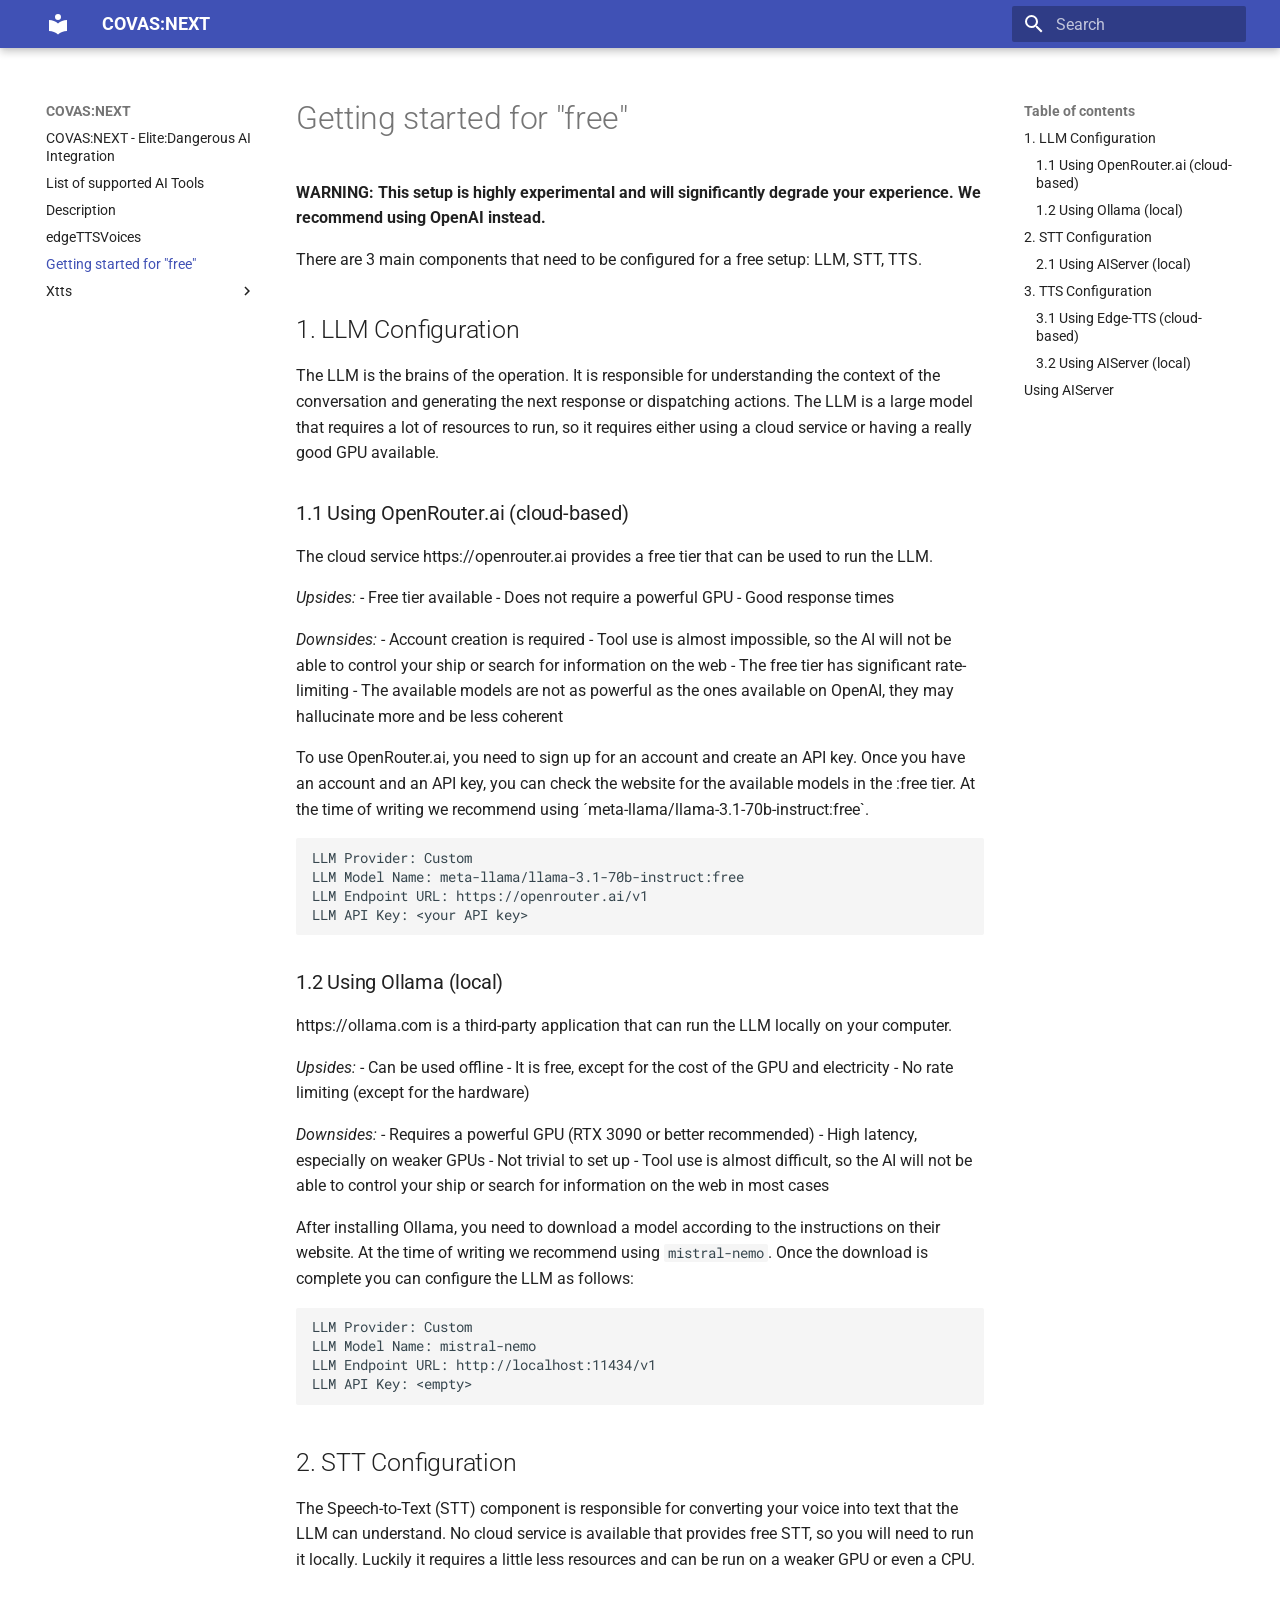
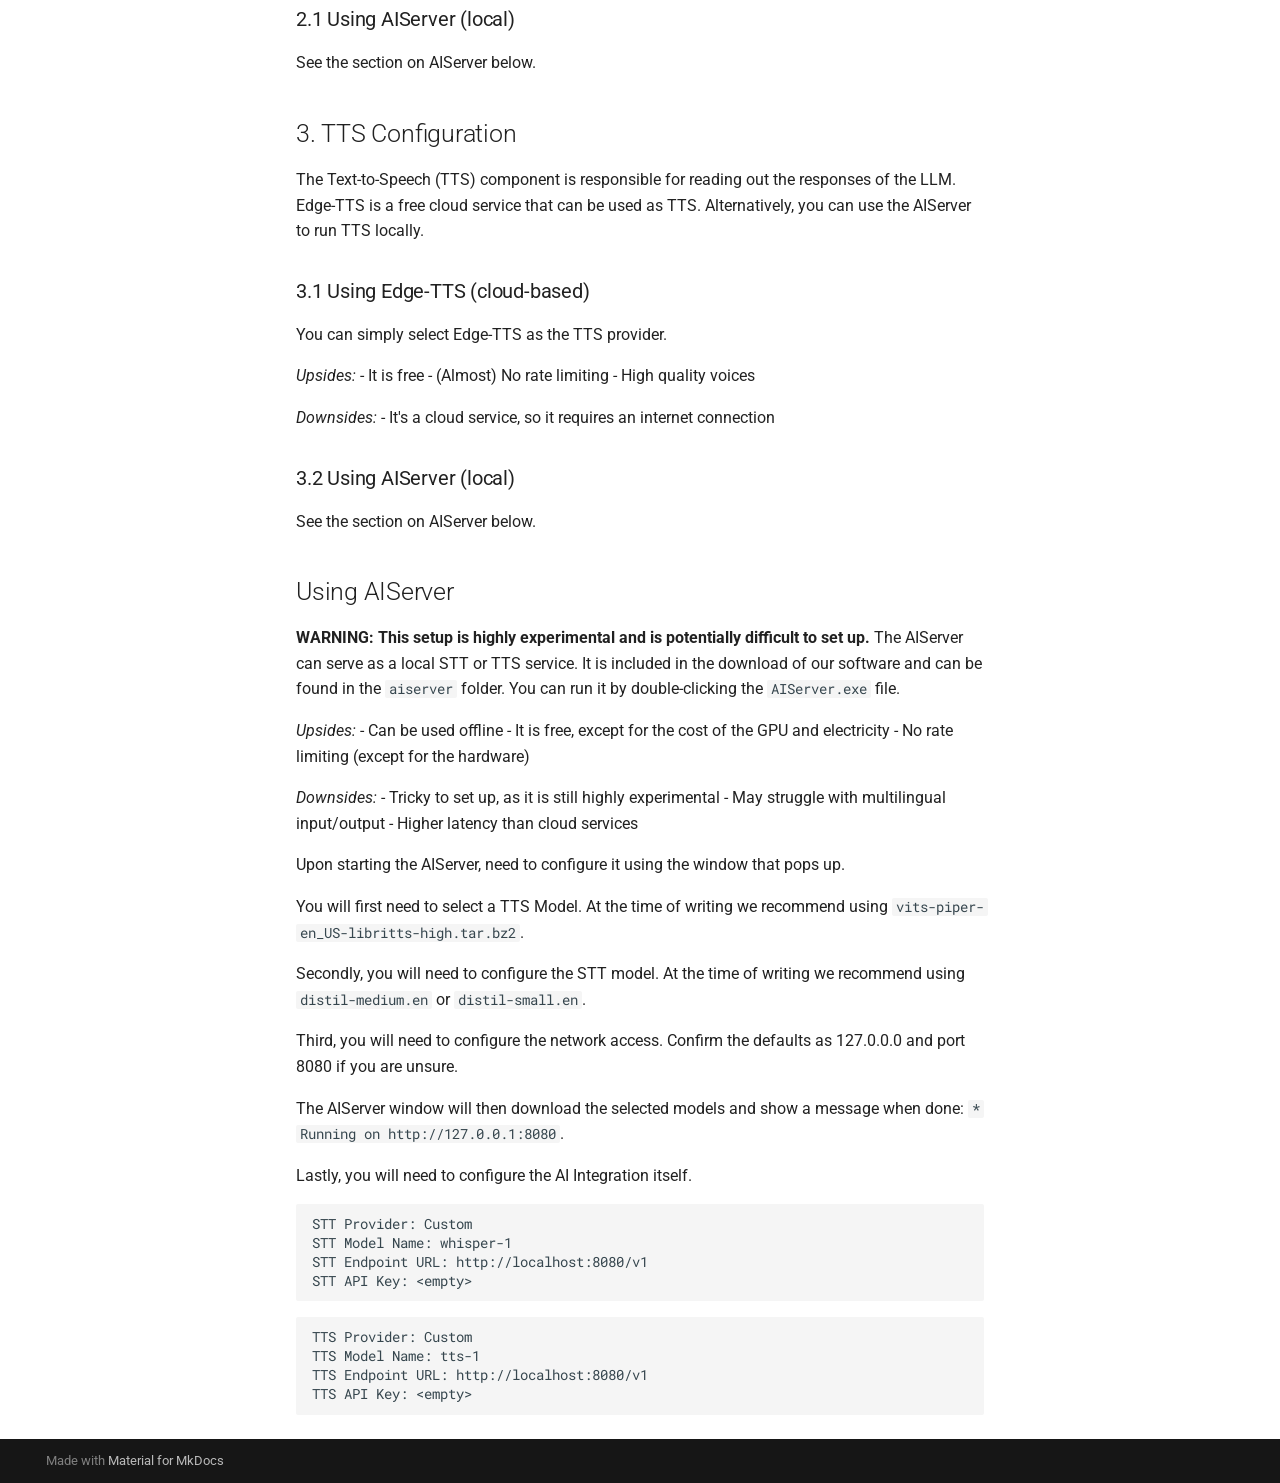
<file: freeSetup/index.html>
<!doctype html>
<html lang="en" class="no-js">
  <head>
    
      <meta charset="utf-8">
      <meta name="viewport" content="width=device-width,initial-scale=1">
      
      
      
        <link rel="canonical" href="https://lucaelin.github.io/elite-dangerous-ai-integration/freeSetup/">
      
      
        <link rel="prev" href="../edgeTTSVoices/">
      
      
        <link rel="next" href="../xtts/VoiceClone-and-XTTS-Setup/">
      
      
      <link rel="icon" href="../assets/images/favicon.png">
      <meta name="generator" content="mkdocs-1.6.1, mkdocs-material-9.5.43">
    
    
      
        <title>Getting started for "free" - COVAS:NEXT</title>
      
    
    
      <link rel="stylesheet" href="../assets/stylesheets/main.0253249f.min.css">
      
      


    
    
      
    
    
      
        
        
        <link rel="preconnect" href="https://fonts.gstatic.com" crossorigin>
        <link rel="stylesheet" href="https://fonts.googleapis.com/css?family=Roboto:300,300i,400,400i,700,700i%7CRoboto+Mono:400,400i,700,700i&display=fallback">
        <style>:root{--md-text-font:"Roboto";--md-code-font:"Roboto Mono"}</style>
      
    
    
    <script>__md_scope=new URL("..",location),__md_hash=e=>[...e].reduce(((e,_)=>(e<<5)-e+_.charCodeAt(0)),0),__md_get=(e,_=localStorage,t=__md_scope)=>JSON.parse(_.getItem(t.pathname+"."+e)),__md_set=(e,_,t=localStorage,a=__md_scope)=>{try{t.setItem(a.pathname+"."+e,JSON.stringify(_))}catch(e){}}</script>
    
      

    
    
    
  </head>
  
  
    <body dir="ltr">
  
    
    <input class="md-toggle" data-md-toggle="drawer" type="checkbox" id="__drawer" autocomplete="off">
    <input class="md-toggle" data-md-toggle="search" type="checkbox" id="__search" autocomplete="off">
    <label class="md-overlay" for="__drawer"></label>
    <div data-md-component="skip">
      
        
        <a href="#getting-started-for-free" class="md-skip">
          Skip to content
        </a>
      
    </div>
    <div data-md-component="announce">
      
    </div>
    
    
      

  

<header class="md-header md-header--shadow" data-md-component="header">
  <nav class="md-header__inner md-grid" aria-label="Header">
    <a href=".." title="COVAS:NEXT" class="md-header__button md-logo" aria-label="COVAS:NEXT" data-md-component="logo">
      
  
  <svg xmlns="http://www.w3.org/2000/svg" viewBox="0 0 24 24"><path d="M12 8a3 3 0 0 0 3-3 3 3 0 0 0-3-3 3 3 0 0 0-3 3 3 3 0 0 0 3 3m0 3.54C9.64 9.35 6.5 8 3 8v11c3.5 0 6.64 1.35 9 3.54 2.36-2.19 5.5-3.54 9-3.54V8c-3.5 0-6.64 1.35-9 3.54"/></svg>

    </a>
    <label class="md-header__button md-icon" for="__drawer">
      
      <svg xmlns="http://www.w3.org/2000/svg" viewBox="0 0 24 24"><path d="M3 6h18v2H3zm0 5h18v2H3zm0 5h18v2H3z"/></svg>
    </label>
    <div class="md-header__title" data-md-component="header-title">
      <div class="md-header__ellipsis">
        <div class="md-header__topic">
          <span class="md-ellipsis">
            COVAS:NEXT
          </span>
        </div>
        <div class="md-header__topic" data-md-component="header-topic">
          <span class="md-ellipsis">
            
              Getting started for "free"
            
          </span>
        </div>
      </div>
    </div>
    
    
      <script>var palette=__md_get("__palette");if(palette&&palette.color){if("(prefers-color-scheme)"===palette.color.media){var media=matchMedia("(prefers-color-scheme: light)"),input=document.querySelector(media.matches?"[data-md-color-media='(prefers-color-scheme: light)']":"[data-md-color-media='(prefers-color-scheme: dark)']");palette.color.media=input.getAttribute("data-md-color-media"),palette.color.scheme=input.getAttribute("data-md-color-scheme"),palette.color.primary=input.getAttribute("data-md-color-primary"),palette.color.accent=input.getAttribute("data-md-color-accent")}for(var[key,value]of Object.entries(palette.color))document.body.setAttribute("data-md-color-"+key,value)}</script>
    
    
    
      <label class="md-header__button md-icon" for="__search">
        
        <svg xmlns="http://www.w3.org/2000/svg" viewBox="0 0 24 24"><path d="M9.5 3A6.5 6.5 0 0 1 16 9.5c0 1.61-.59 3.09-1.56 4.23l.27.27h.79l5 5-1.5 1.5-5-5v-.79l-.27-.27A6.52 6.52 0 0 1 9.5 16 6.5 6.5 0 0 1 3 9.5 6.5 6.5 0 0 1 9.5 3m0 2C7 5 5 7 5 9.5S7 14 9.5 14 14 12 14 9.5 12 5 9.5 5"/></svg>
      </label>
      <div class="md-search" data-md-component="search" role="dialog">
  <label class="md-search__overlay" for="__search"></label>
  <div class="md-search__inner" role="search">
    <form class="md-search__form" name="search">
      <input type="text" class="md-search__input" name="query" aria-label="Search" placeholder="Search" autocapitalize="off" autocorrect="off" autocomplete="off" spellcheck="false" data-md-component="search-query" required>
      <label class="md-search__icon md-icon" for="__search">
        
        <svg xmlns="http://www.w3.org/2000/svg" viewBox="0 0 24 24"><path d="M9.5 3A6.5 6.5 0 0 1 16 9.5c0 1.61-.59 3.09-1.56 4.23l.27.27h.79l5 5-1.5 1.5-5-5v-.79l-.27-.27A6.52 6.52 0 0 1 9.5 16 6.5 6.5 0 0 1 3 9.5 6.5 6.5 0 0 1 9.5 3m0 2C7 5 5 7 5 9.5S7 14 9.5 14 14 12 14 9.5 12 5 9.5 5"/></svg>
        
        <svg xmlns="http://www.w3.org/2000/svg" viewBox="0 0 24 24"><path d="M20 11v2H8l5.5 5.5-1.42 1.42L4.16 12l7.92-7.92L13.5 5.5 8 11z"/></svg>
      </label>
      <nav class="md-search__options" aria-label="Search">
        
        <button type="reset" class="md-search__icon md-icon" title="Clear" aria-label="Clear" tabindex="-1">
          
          <svg xmlns="http://www.w3.org/2000/svg" viewBox="0 0 24 24"><path d="M19 6.41 17.59 5 12 10.59 6.41 5 5 6.41 10.59 12 5 17.59 6.41 19 12 13.41 17.59 19 19 17.59 13.41 12z"/></svg>
        </button>
      </nav>
      
    </form>
    <div class="md-search__output">
      <div class="md-search__scrollwrap" tabindex="0" data-md-scrollfix>
        <div class="md-search-result" data-md-component="search-result">
          <div class="md-search-result__meta">
            Initializing search
          </div>
          <ol class="md-search-result__list" role="presentation"></ol>
        </div>
      </div>
    </div>
  </div>
</div>
    
    
  </nav>
  
</header>
    
    <div class="md-container" data-md-component="container">
      
      
        
          
        
      
      <main class="md-main" data-md-component="main">
        <div class="md-main__inner md-grid">
          
            
              
              <div class="md-sidebar md-sidebar--primary" data-md-component="sidebar" data-md-type="navigation" >
                <div class="md-sidebar__scrollwrap">
                  <div class="md-sidebar__inner">
                    



<nav class="md-nav md-nav--primary" aria-label="Navigation" data-md-level="0">
  <label class="md-nav__title" for="__drawer">
    <a href=".." title="COVAS:NEXT" class="md-nav__button md-logo" aria-label="COVAS:NEXT" data-md-component="logo">
      
  
  <svg xmlns="http://www.w3.org/2000/svg" viewBox="0 0 24 24"><path d="M12 8a3 3 0 0 0 3-3 3 3 0 0 0-3-3 3 3 0 0 0-3 3 3 3 0 0 0 3 3m0 3.54C9.64 9.35 6.5 8 3 8v11c3.5 0 6.64 1.35 9 3.54 2.36-2.19 5.5-3.54 9-3.54V8c-3.5 0-6.64 1.35-9 3.54"/></svg>

    </a>
    COVAS:NEXT
  </label>
  
  <ul class="md-nav__list" data-md-scrollfix>
    
      
      
  
  
  
  
    <li class="md-nav__item">
      <a href=".." class="md-nav__link">
        
  
  <span class="md-ellipsis">
    COVAS:NEXT - Elite:Dangerous AI Integration
  </span>
  

      </a>
    </li>
  

    
      
      
  
  
  
  
    <li class="md-nav__item">
      <a href="../aiToolList/" class="md-nav__link">
        
  
  <span class="md-ellipsis">
    List of supported AI Tools
  </span>
  

      </a>
    </li>
  

    
      
      
  
  
  
  
    <li class="md-nav__item">
      <a href="../description/" class="md-nav__link">
        
  
  <span class="md-ellipsis">
    Description
  </span>
  

      </a>
    </li>
  

    
      
      
  
  
  
  
    <li class="md-nav__item">
      <a href="../edgeTTSVoices/" class="md-nav__link">
        
  
  <span class="md-ellipsis">
    edgeTTSVoices
  </span>
  

      </a>
    </li>
  

    
      
      
  
  
    
  
  
  
    <li class="md-nav__item md-nav__item--active">
      
      <input class="md-nav__toggle md-toggle" type="checkbox" id="__toc">
      
      
        
      
      
        <label class="md-nav__link md-nav__link--active" for="__toc">
          
  
  <span class="md-ellipsis">
    Getting started for "free"
  </span>
  

          <span class="md-nav__icon md-icon"></span>
        </label>
      
      <a href="./" class="md-nav__link md-nav__link--active">
        
  
  <span class="md-ellipsis">
    Getting started for "free"
  </span>
  

      </a>
      
        

<nav class="md-nav md-nav--secondary" aria-label="Table of contents">
  
  
  
    
  
  
    <label class="md-nav__title" for="__toc">
      <span class="md-nav__icon md-icon"></span>
      Table of contents
    </label>
    <ul class="md-nav__list" data-md-component="toc" data-md-scrollfix>
      
        <li class="md-nav__item">
  <a href="#1-llm-configuration" class="md-nav__link">
    <span class="md-ellipsis">
      1. LLM Configuration
    </span>
  </a>
  
    <nav class="md-nav" aria-label="1. LLM Configuration">
      <ul class="md-nav__list">
        
          <li class="md-nav__item">
  <a href="#11-using-openrouterai-cloud-based" class="md-nav__link">
    <span class="md-ellipsis">
      1.1 Using OpenRouter.ai (cloud-based)
    </span>
  </a>
  
</li>
        
          <li class="md-nav__item">
  <a href="#12-using-ollama-local" class="md-nav__link">
    <span class="md-ellipsis">
      1.2 Using Ollama (local)
    </span>
  </a>
  
</li>
        
      </ul>
    </nav>
  
</li>
      
        <li class="md-nav__item">
  <a href="#2-stt-configuration" class="md-nav__link">
    <span class="md-ellipsis">
      2. STT Configuration
    </span>
  </a>
  
    <nav class="md-nav" aria-label="2. STT Configuration">
      <ul class="md-nav__list">
        
          <li class="md-nav__item">
  <a href="#21-using-aiserver-local" class="md-nav__link">
    <span class="md-ellipsis">
      2.1 Using AIServer (local)
    </span>
  </a>
  
</li>
        
      </ul>
    </nav>
  
</li>
      
        <li class="md-nav__item">
  <a href="#3-tts-configuration" class="md-nav__link">
    <span class="md-ellipsis">
      3. TTS Configuration
    </span>
  </a>
  
    <nav class="md-nav" aria-label="3. TTS Configuration">
      <ul class="md-nav__list">
        
          <li class="md-nav__item">
  <a href="#31-using-edge-tts-cloud-based" class="md-nav__link">
    <span class="md-ellipsis">
      3.1 Using Edge-TTS (cloud-based)
    </span>
  </a>
  
</li>
        
          <li class="md-nav__item">
  <a href="#32-using-aiserver-local" class="md-nav__link">
    <span class="md-ellipsis">
      3.2 Using AIServer (local)
    </span>
  </a>
  
</li>
        
      </ul>
    </nav>
  
</li>
      
        <li class="md-nav__item">
  <a href="#using-aiserver" class="md-nav__link">
    <span class="md-ellipsis">
      Using AIServer
    </span>
  </a>
  
</li>
      
    </ul>
  
</nav>
      
    </li>
  

    
      
      
  
  
  
  
    
    
    
    
    <li class="md-nav__item md-nav__item--nested">
      
        
        
        <input class="md-nav__toggle md-toggle " type="checkbox" id="__nav_6" >
        
          
          <label class="md-nav__link" for="__nav_6" id="__nav_6_label" tabindex="0">
            
  
  <span class="md-ellipsis">
    Xtts
  </span>
  

            <span class="md-nav__icon md-icon"></span>
          </label>
        
        <nav class="md-nav" data-md-level="1" aria-labelledby="__nav_6_label" aria-expanded="false">
          <label class="md-nav__title" for="__nav_6">
            <span class="md-nav__icon md-icon"></span>
            Xtts
          </label>
          <ul class="md-nav__list" data-md-scrollfix>
            
              
                
  
  
  
  
    <li class="md-nav__item">
      <a href="../xtts/VoiceClone-and-XTTS-Setup/" class="md-nav__link">
        
  
  <span class="md-ellipsis">
    Note
  </span>
  

      </a>
    </li>
  

              
            
          </ul>
        </nav>
      
    </li>
  

    
  </ul>
</nav>
                  </div>
                </div>
              </div>
            
            
              
              <div class="md-sidebar md-sidebar--secondary" data-md-component="sidebar" data-md-type="toc" >
                <div class="md-sidebar__scrollwrap">
                  <div class="md-sidebar__inner">
                    

<nav class="md-nav md-nav--secondary" aria-label="Table of contents">
  
  
  
    
  
  
    <label class="md-nav__title" for="__toc">
      <span class="md-nav__icon md-icon"></span>
      Table of contents
    </label>
    <ul class="md-nav__list" data-md-component="toc" data-md-scrollfix>
      
        <li class="md-nav__item">
  <a href="#1-llm-configuration" class="md-nav__link">
    <span class="md-ellipsis">
      1. LLM Configuration
    </span>
  </a>
  
    <nav class="md-nav" aria-label="1. LLM Configuration">
      <ul class="md-nav__list">
        
          <li class="md-nav__item">
  <a href="#11-using-openrouterai-cloud-based" class="md-nav__link">
    <span class="md-ellipsis">
      1.1 Using OpenRouter.ai (cloud-based)
    </span>
  </a>
  
</li>
        
          <li class="md-nav__item">
  <a href="#12-using-ollama-local" class="md-nav__link">
    <span class="md-ellipsis">
      1.2 Using Ollama (local)
    </span>
  </a>
  
</li>
        
      </ul>
    </nav>
  
</li>
      
        <li class="md-nav__item">
  <a href="#2-stt-configuration" class="md-nav__link">
    <span class="md-ellipsis">
      2. STT Configuration
    </span>
  </a>
  
    <nav class="md-nav" aria-label="2. STT Configuration">
      <ul class="md-nav__list">
        
          <li class="md-nav__item">
  <a href="#21-using-aiserver-local" class="md-nav__link">
    <span class="md-ellipsis">
      2.1 Using AIServer (local)
    </span>
  </a>
  
</li>
        
      </ul>
    </nav>
  
</li>
      
        <li class="md-nav__item">
  <a href="#3-tts-configuration" class="md-nav__link">
    <span class="md-ellipsis">
      3. TTS Configuration
    </span>
  </a>
  
    <nav class="md-nav" aria-label="3. TTS Configuration">
      <ul class="md-nav__list">
        
          <li class="md-nav__item">
  <a href="#31-using-edge-tts-cloud-based" class="md-nav__link">
    <span class="md-ellipsis">
      3.1 Using Edge-TTS (cloud-based)
    </span>
  </a>
  
</li>
        
          <li class="md-nav__item">
  <a href="#32-using-aiserver-local" class="md-nav__link">
    <span class="md-ellipsis">
      3.2 Using AIServer (local)
    </span>
  </a>
  
</li>
        
      </ul>
    </nav>
  
</li>
      
        <li class="md-nav__item">
  <a href="#using-aiserver" class="md-nav__link">
    <span class="md-ellipsis">
      Using AIServer
    </span>
  </a>
  
</li>
      
    </ul>
  
</nav>
                  </div>
                </div>
              </div>
            
          
          
            <div class="md-content" data-md-component="content">
              <article class="md-content__inner md-typeset">
                
                  


<h1 id="getting-started-for-free">Getting started for "free"</h1>
<p><strong>WARNING: This setup is highly experimental and will significantly degrade your experience. We recommend using OpenAI instead.</strong></p>
<p>There are 3 main components that need to be configured for a free setup: LLM, STT, TTS.</p>
<h2 id="1-llm-configuration">1. LLM Configuration</h2>
<p>The LLM is the brains of the operation. It is responsible for understanding the context of the conversation and generating the next response or dispatching actions. The LLM is a large model that requires a lot of resources to run, so it requires either using a cloud service or having a really good GPU available.</p>
<h3 id="11-using-openrouterai-cloud-based">1.1 Using OpenRouter.ai (cloud-based)</h3>
<p>The cloud service https://openrouter.ai provides a free tier that can be used to run the LLM. </p>
<p><em>Upsides:</em>
- Free tier available
- Does not require a powerful GPU
- Good response times</p>
<p><em>Downsides:</em>
- Account creation is required
- Tool use is almost impossible, so the AI will not be able to control your ship or search for information on the web
- The free tier has significant rate-limiting
- The available models are not as powerful as the ones available on OpenAI, they may hallucinate more and be less coherent</p>
<p>To use OpenRouter.ai, you need to sign up for an account and create an API key.
Once you have an account and an API key, you can check the website for the available models in the :free tier. At the time of writing we recommend using ´meta-llama/llama-3.1-70b-instruct:free`.</p>
<pre><code>LLM Provider: Custom
LLM Model Name: meta-llama/llama-3.1-70b-instruct:free
LLM Endpoint URL: https://openrouter.ai/v1
LLM API Key: &lt;your API key&gt;
</code></pre>
<h3 id="12-using-ollama-local">1.2 Using Ollama (local)</h3>
<p>https://ollama.com is a third-party application that can run the LLM locally on your computer. </p>
<p><em>Upsides:</em>
- Can be used offline
- It is free, except for the cost of the GPU and electricity
- No rate limiting (except for the hardware)</p>
<p><em>Downsides:</em>
- Requires a powerful GPU (RTX 3090 or better recommended)
- High latency, especially on weaker GPUs
- Not trivial to set up
- Tool use is almost difficult, so the AI will not be able to control your ship or search for information on the web in most cases</p>
<p>After installing Ollama, you need to download a model according to the instructions on their website. At the time of writing we recommend using <code>mistral-nemo</code>.
Once the download is complete you can configure the LLM as follows:</p>
<pre><code>LLM Provider: Custom
LLM Model Name: mistral-nemo
LLM Endpoint URL: http://localhost:11434/v1
LLM API Key: &lt;empty&gt;
</code></pre>
<h2 id="2-stt-configuration">2. STT Configuration</h2>
<p>The Speech-to-Text (STT) component is responsible for converting your voice into text that the LLM can understand. No cloud service is available that provides free STT, so you will need to run it locally. Luckily it requires a little less resources and can be run on a weaker GPU or even a CPU.</p>
<h3 id="21-using-aiserver-local">2.1 Using AIServer (local)</h3>
<p>See the section on AIServer below.</p>
<h2 id="3-tts-configuration">3. TTS Configuration</h2>
<p>The Text-to-Speech (TTS) component is responsible for reading out the responses of the LLM. Edge-TTS is a free cloud service that can be used as TTS. Alternatively, you can use the AIServer to run TTS locally.</p>
<h3 id="31-using-edge-tts-cloud-based">3.1 Using Edge-TTS (cloud-based)</h3>
<p>You can simply select Edge-TTS as the TTS provider.</p>
<p><em>Upsides:</em>
- It is free
- (Almost) No rate limiting
- High quality voices</p>
<p><em>Downsides:</em>
- It's a cloud service, so it requires an internet connection</p>
<h3 id="32-using-aiserver-local">3.2 Using AIServer (local)</h3>
<p>See the section on AIServer below.</p>
<h2 id="using-aiserver">Using AIServer</h2>
<p><strong>WARNING: This setup is highly experimental and is potentially difficult to set up.</strong>
The AIServer can serve as a local STT or TTS service.
It is included in the download of our software and can be found in the <code>aiserver</code> folder. You can run it by double-clicking the <code>AIServer.exe</code> file.</p>
<p><em>Upsides:</em>
- Can be used offline
- It is free, except for the cost of the GPU and electricity
- No rate limiting (except for the hardware)</p>
<p><em>Downsides:</em>
- Tricky to set up, as it is still highly experimental
- May struggle with multilingual input/output
- Higher latency than cloud services</p>
<p>Upon starting the AIServer, need to configure it using the window that pops up. </p>
<p>You will first need to select a TTS Model. At the time of writing we recommend using <code>vits-piper-en_US-libritts-high.tar.bz2</code>. </p>
<p>Secondly, you will need to configure the STT model. At the time of writing we recommend using <code>distil-medium.en</code> or <code>distil-small.en</code>.</p>
<p>Third, you will need to configure the network access. Confirm the defaults as 127.0.0.0 and port 8080 if you are unsure.</p>
<p>The AIServer window will then download the selected models and show a message when done: <code>* Running on http://127.0.0.1:8080</code>.</p>
<p>Lastly, you will need to configure the AI Integration itself. </p>
<pre><code>STT Provider: Custom
STT Model Name: whisper-1
STT Endpoint URL: http://localhost:8080/v1
STT API Key: &lt;empty&gt;
</code></pre>
<pre><code>TTS Provider: Custom
TTS Model Name: tts-1
TTS Endpoint URL: http://localhost:8080/v1
TTS API Key: &lt;empty&gt;
</code></pre>












                
              </article>
            </div>
          
          
<script>var target=document.getElementById(location.hash.slice(1));target&&target.name&&(target.checked=target.name.startsWith("__tabbed_"))</script>
        </div>
        
      </main>
      
        <footer class="md-footer">
  
  <div class="md-footer-meta md-typeset">
    <div class="md-footer-meta__inner md-grid">
      <div class="md-copyright">
  
  
    Made with
    <a href="https://squidfunk.github.io/mkdocs-material/" target="_blank" rel="noopener">
      Material for MkDocs
    </a>
  
</div>
      
    </div>
  </div>
</footer>
      
    </div>
    <div class="md-dialog" data-md-component="dialog">
      <div class="md-dialog__inner md-typeset"></div>
    </div>
    
    
    <script id="__config" type="application/json">{"base": "..", "features": [], "search": "../assets/javascripts/workers/search.6ce7567c.min.js", "translations": {"clipboard.copied": "Copied to clipboard", "clipboard.copy": "Copy to clipboard", "search.result.more.one": "1 more on this page", "search.result.more.other": "# more on this page", "search.result.none": "No matching documents", "search.result.one": "1 matching document", "search.result.other": "# matching documents", "search.result.placeholder": "Type to start searching", "search.result.term.missing": "Missing", "select.version": "Select version"}}</script>
    
    
      <script src="../assets/javascripts/bundle.83f73b43.min.js"></script>
      
    
  </body>
</html>
</file>
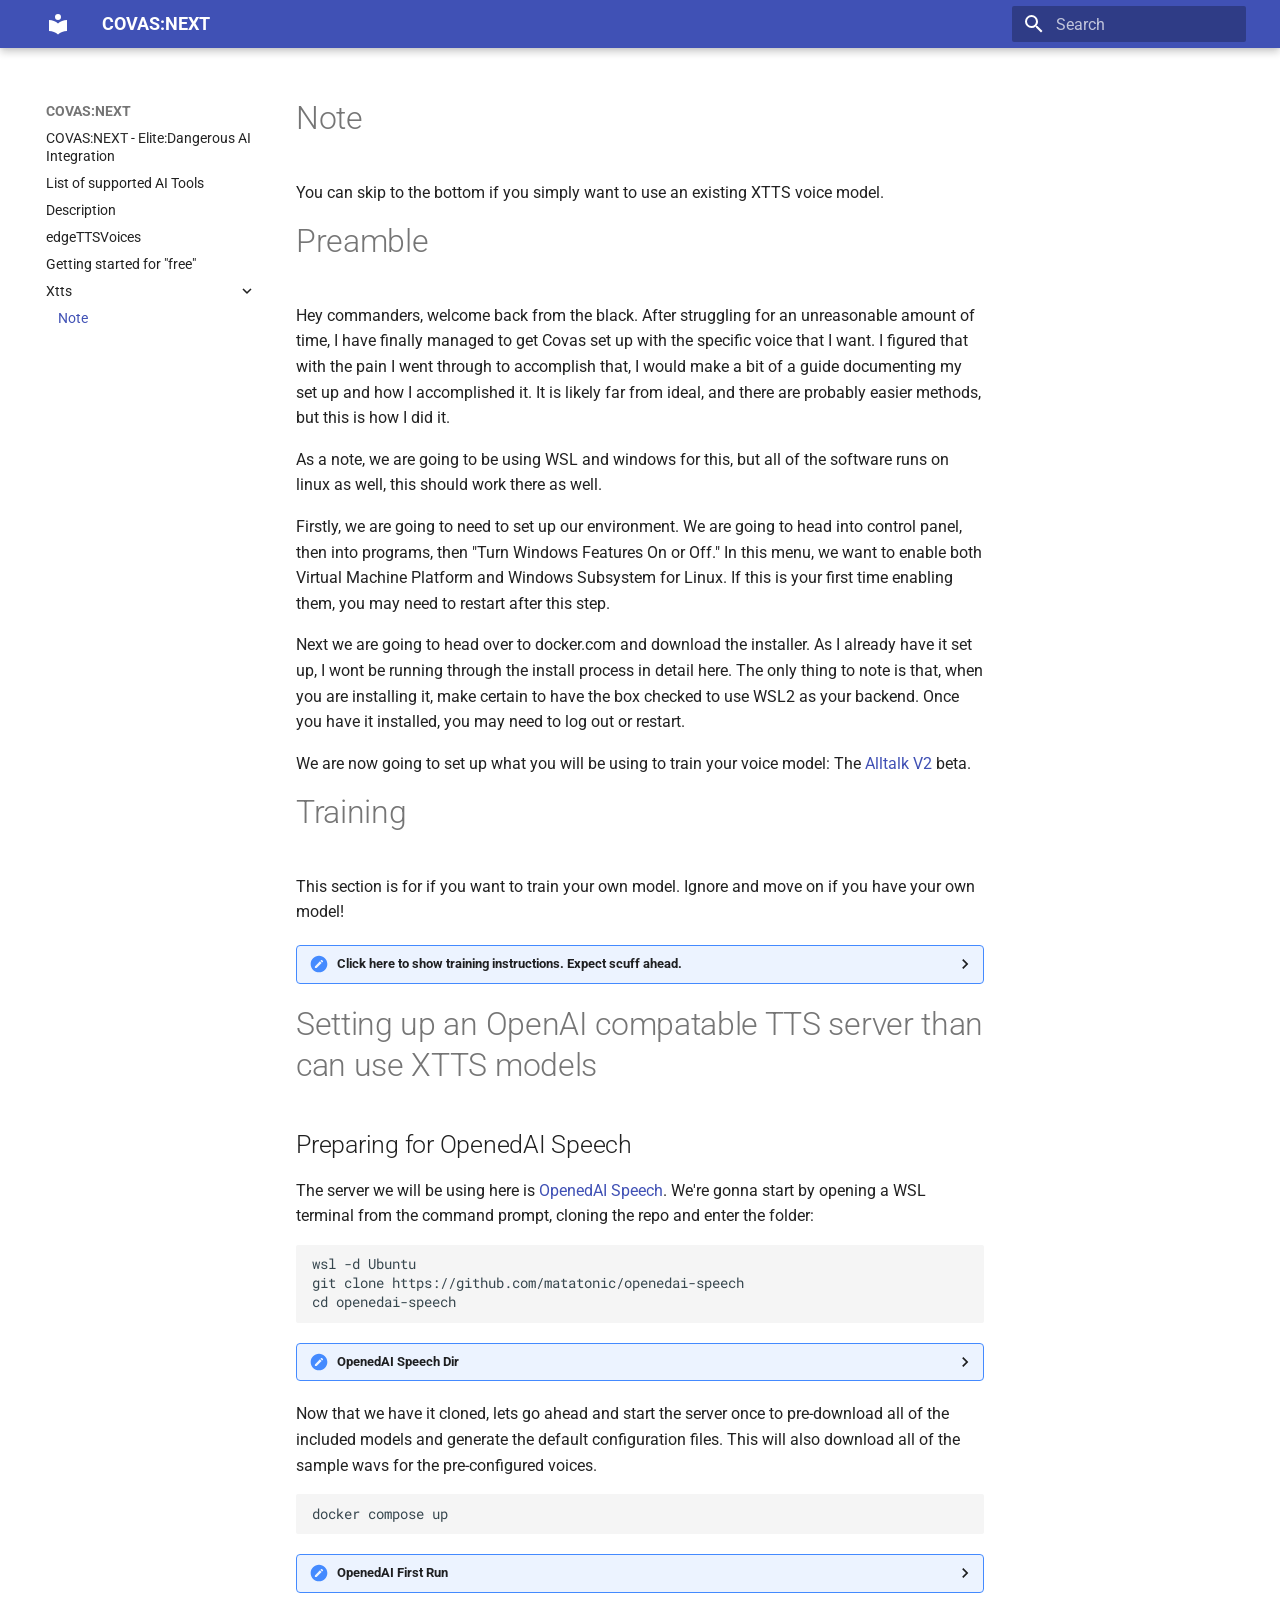
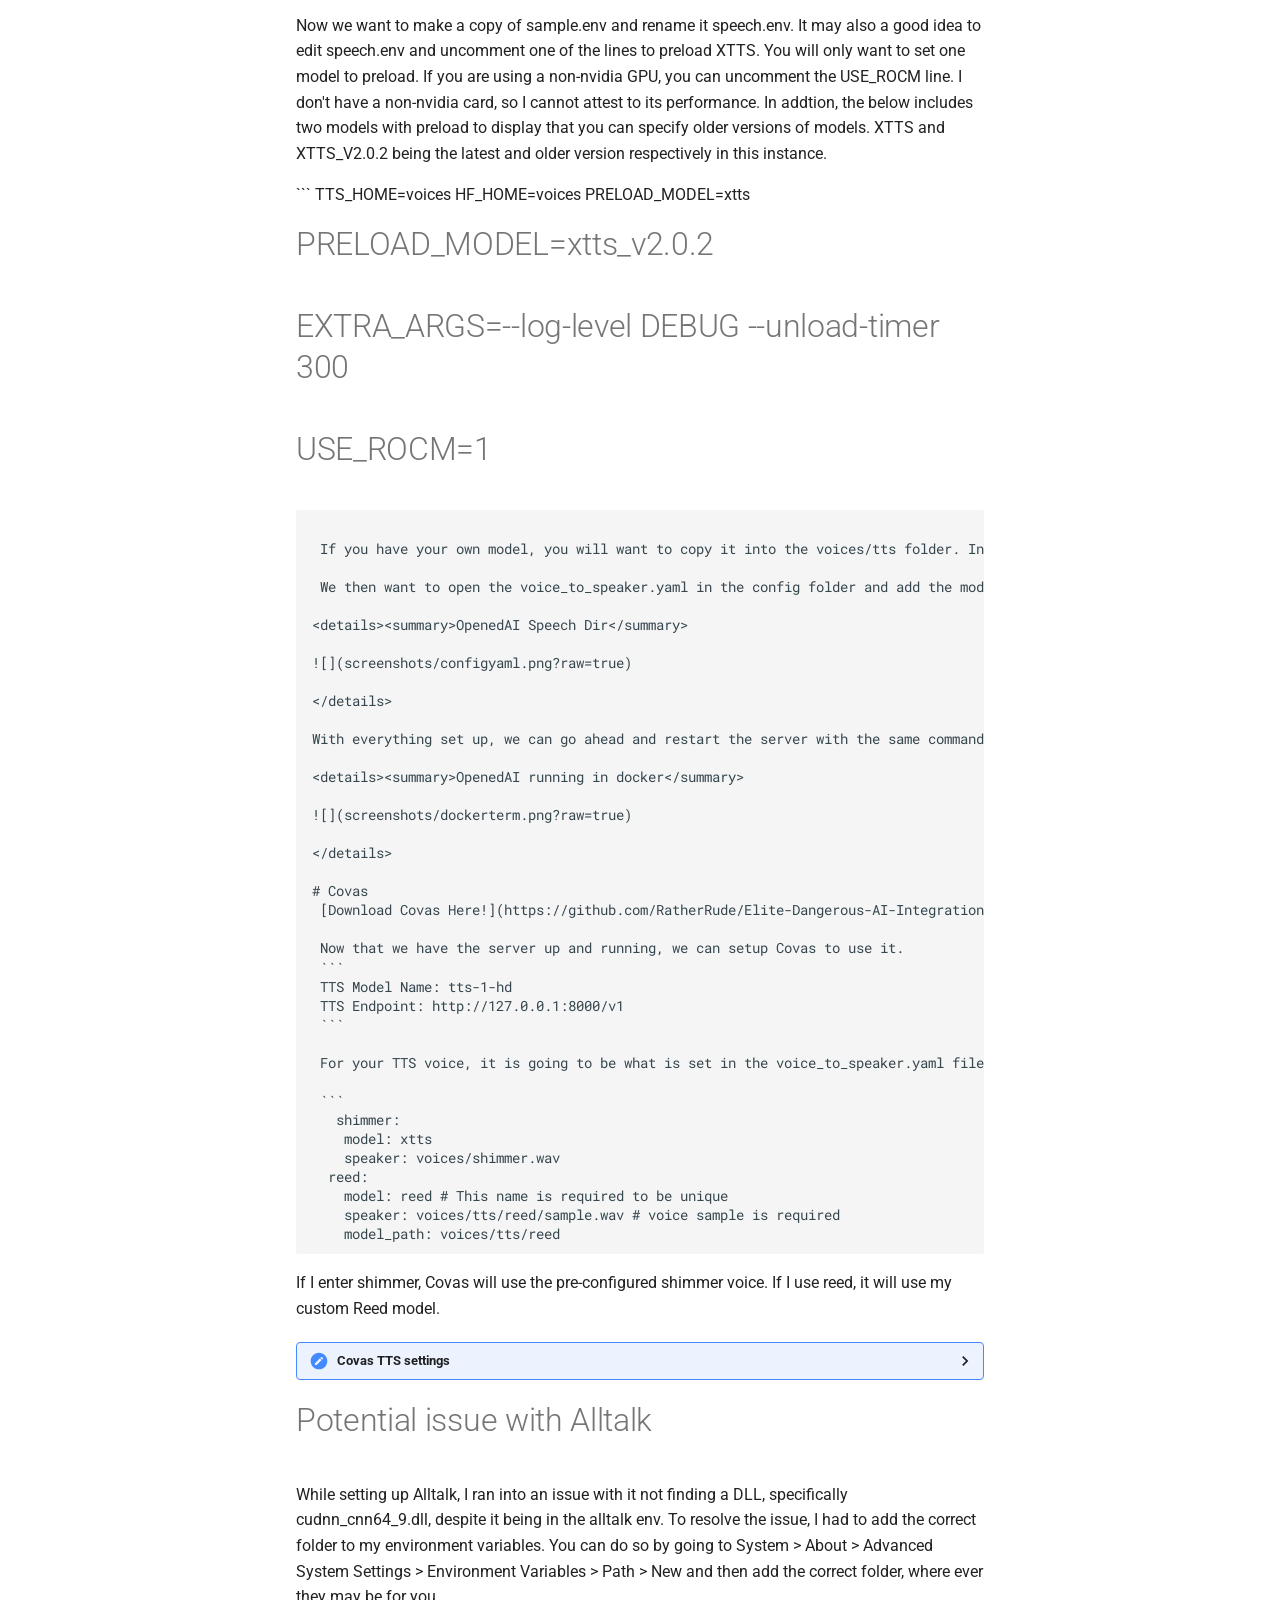
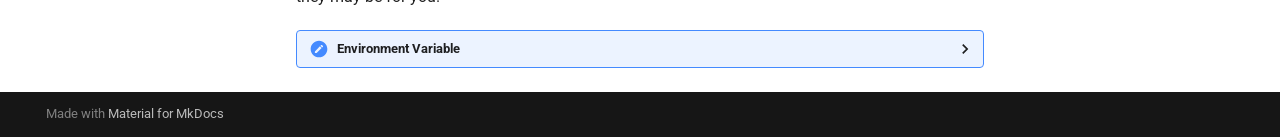
<file: xtts/VoiceClone-and-XTTS-Setup/index.html>
<!doctype html>
<html lang="en" class="no-js">
  <head>
    
      <meta charset="utf-8">
      <meta name="viewport" content="width=device-width,initial-scale=1">
      
      
      
        <link rel="canonical" href="https://lucaelin.github.io/elite-dangerous-ai-integration/xtts/VoiceClone-and-XTTS-Setup/">
      
      
        <link rel="prev" href="../../freeSetup/">
      
      
      
      <link rel="icon" href="../../assets/images/favicon.png">
      <meta name="generator" content="mkdocs-1.6.1, mkdocs-material-9.5.43">
    
    
      
        <title>Note - COVAS:NEXT</title>
      
    
    
      <link rel="stylesheet" href="../../assets/stylesheets/main.0253249f.min.css">
      
      


    
    
      
    
    
      
        
        
        <link rel="preconnect" href="https://fonts.gstatic.com" crossorigin>
        <link rel="stylesheet" href="https://fonts.googleapis.com/css?family=Roboto:300,300i,400,400i,700,700i%7CRoboto+Mono:400,400i,700,700i&display=fallback">
        <style>:root{--md-text-font:"Roboto";--md-code-font:"Roboto Mono"}</style>
      
    
    
    <script>__md_scope=new URL("../..",location),__md_hash=e=>[...e].reduce(((e,_)=>(e<<5)-e+_.charCodeAt(0)),0),__md_get=(e,_=localStorage,t=__md_scope)=>JSON.parse(_.getItem(t.pathname+"."+e)),__md_set=(e,_,t=localStorage,a=__md_scope)=>{try{t.setItem(a.pathname+"."+e,JSON.stringify(_))}catch(e){}}</script>
    
      

    
    
    
  </head>
  
  
    <body dir="ltr">
  
    
    <input class="md-toggle" data-md-toggle="drawer" type="checkbox" id="__drawer" autocomplete="off">
    <input class="md-toggle" data-md-toggle="search" type="checkbox" id="__search" autocomplete="off">
    <label class="md-overlay" for="__drawer"></label>
    <div data-md-component="skip">
      
        
        <a href="#note" class="md-skip">
          Skip to content
        </a>
      
    </div>
    <div data-md-component="announce">
      
    </div>
    
    
      

  

<header class="md-header md-header--shadow" data-md-component="header">
  <nav class="md-header__inner md-grid" aria-label="Header">
    <a href="../.." title="COVAS:NEXT" class="md-header__button md-logo" aria-label="COVAS:NEXT" data-md-component="logo">
      
  
  <svg xmlns="http://www.w3.org/2000/svg" viewBox="0 0 24 24"><path d="M12 8a3 3 0 0 0 3-3 3 3 0 0 0-3-3 3 3 0 0 0-3 3 3 3 0 0 0 3 3m0 3.54C9.64 9.35 6.5 8 3 8v11c3.5 0 6.64 1.35 9 3.54 2.36-2.19 5.5-3.54 9-3.54V8c-3.5 0-6.64 1.35-9 3.54"/></svg>

    </a>
    <label class="md-header__button md-icon" for="__drawer">
      
      <svg xmlns="http://www.w3.org/2000/svg" viewBox="0 0 24 24"><path d="M3 6h18v2H3zm0 5h18v2H3zm0 5h18v2H3z"/></svg>
    </label>
    <div class="md-header__title" data-md-component="header-title">
      <div class="md-header__ellipsis">
        <div class="md-header__topic">
          <span class="md-ellipsis">
            COVAS:NEXT
          </span>
        </div>
        <div class="md-header__topic" data-md-component="header-topic">
          <span class="md-ellipsis">
            
              Note
            
          </span>
        </div>
      </div>
    </div>
    
    
      <script>var palette=__md_get("__palette");if(palette&&palette.color){if("(prefers-color-scheme)"===palette.color.media){var media=matchMedia("(prefers-color-scheme: light)"),input=document.querySelector(media.matches?"[data-md-color-media='(prefers-color-scheme: light)']":"[data-md-color-media='(prefers-color-scheme: dark)']");palette.color.media=input.getAttribute("data-md-color-media"),palette.color.scheme=input.getAttribute("data-md-color-scheme"),palette.color.primary=input.getAttribute("data-md-color-primary"),palette.color.accent=input.getAttribute("data-md-color-accent")}for(var[key,value]of Object.entries(palette.color))document.body.setAttribute("data-md-color-"+key,value)}</script>
    
    
    
      <label class="md-header__button md-icon" for="__search">
        
        <svg xmlns="http://www.w3.org/2000/svg" viewBox="0 0 24 24"><path d="M9.5 3A6.5 6.5 0 0 1 16 9.5c0 1.61-.59 3.09-1.56 4.23l.27.27h.79l5 5-1.5 1.5-5-5v-.79l-.27-.27A6.52 6.52 0 0 1 9.5 16 6.5 6.5 0 0 1 3 9.5 6.5 6.5 0 0 1 9.5 3m0 2C7 5 5 7 5 9.5S7 14 9.5 14 14 12 14 9.5 12 5 9.5 5"/></svg>
      </label>
      <div class="md-search" data-md-component="search" role="dialog">
  <label class="md-search__overlay" for="__search"></label>
  <div class="md-search__inner" role="search">
    <form class="md-search__form" name="search">
      <input type="text" class="md-search__input" name="query" aria-label="Search" placeholder="Search" autocapitalize="off" autocorrect="off" autocomplete="off" spellcheck="false" data-md-component="search-query" required>
      <label class="md-search__icon md-icon" for="__search">
        
        <svg xmlns="http://www.w3.org/2000/svg" viewBox="0 0 24 24"><path d="M9.5 3A6.5 6.5 0 0 1 16 9.5c0 1.61-.59 3.09-1.56 4.23l.27.27h.79l5 5-1.5 1.5-5-5v-.79l-.27-.27A6.52 6.52 0 0 1 9.5 16 6.5 6.5 0 0 1 3 9.5 6.5 6.5 0 0 1 9.5 3m0 2C7 5 5 7 5 9.5S7 14 9.5 14 14 12 14 9.5 12 5 9.5 5"/></svg>
        
        <svg xmlns="http://www.w3.org/2000/svg" viewBox="0 0 24 24"><path d="M20 11v2H8l5.5 5.5-1.42 1.42L4.16 12l7.92-7.92L13.5 5.5 8 11z"/></svg>
      </label>
      <nav class="md-search__options" aria-label="Search">
        
        <button type="reset" class="md-search__icon md-icon" title="Clear" aria-label="Clear" tabindex="-1">
          
          <svg xmlns="http://www.w3.org/2000/svg" viewBox="0 0 24 24"><path d="M19 6.41 17.59 5 12 10.59 6.41 5 5 6.41 10.59 12 5 17.59 6.41 19 12 13.41 17.59 19 19 17.59 13.41 12z"/></svg>
        </button>
      </nav>
      
    </form>
    <div class="md-search__output">
      <div class="md-search__scrollwrap" tabindex="0" data-md-scrollfix>
        <div class="md-search-result" data-md-component="search-result">
          <div class="md-search-result__meta">
            Initializing search
          </div>
          <ol class="md-search-result__list" role="presentation"></ol>
        </div>
      </div>
    </div>
  </div>
</div>
    
    
  </nav>
  
</header>
    
    <div class="md-container" data-md-component="container">
      
      
        
          
        
      
      <main class="md-main" data-md-component="main">
        <div class="md-main__inner md-grid">
          
            
              
              <div class="md-sidebar md-sidebar--primary" data-md-component="sidebar" data-md-type="navigation" >
                <div class="md-sidebar__scrollwrap">
                  <div class="md-sidebar__inner">
                    



<nav class="md-nav md-nav--primary" aria-label="Navigation" data-md-level="0">
  <label class="md-nav__title" for="__drawer">
    <a href="../.." title="COVAS:NEXT" class="md-nav__button md-logo" aria-label="COVAS:NEXT" data-md-component="logo">
      
  
  <svg xmlns="http://www.w3.org/2000/svg" viewBox="0 0 24 24"><path d="M12 8a3 3 0 0 0 3-3 3 3 0 0 0-3-3 3 3 0 0 0-3 3 3 3 0 0 0 3 3m0 3.54C9.64 9.35 6.5 8 3 8v11c3.5 0 6.64 1.35 9 3.54 2.36-2.19 5.5-3.54 9-3.54V8c-3.5 0-6.64 1.35-9 3.54"/></svg>

    </a>
    COVAS:NEXT
  </label>
  
  <ul class="md-nav__list" data-md-scrollfix>
    
      
      
  
  
  
  
    <li class="md-nav__item">
      <a href="../.." class="md-nav__link">
        
  
  <span class="md-ellipsis">
    COVAS:NEXT - Elite:Dangerous AI Integration
  </span>
  

      </a>
    </li>
  

    
      
      
  
  
  
  
    <li class="md-nav__item">
      <a href="../../aiToolList/" class="md-nav__link">
        
  
  <span class="md-ellipsis">
    List of supported AI Tools
  </span>
  

      </a>
    </li>
  

    
      
      
  
  
  
  
    <li class="md-nav__item">
      <a href="../../description/" class="md-nav__link">
        
  
  <span class="md-ellipsis">
    Description
  </span>
  

      </a>
    </li>
  

    
      
      
  
  
  
  
    <li class="md-nav__item">
      <a href="../../edgeTTSVoices/" class="md-nav__link">
        
  
  <span class="md-ellipsis">
    edgeTTSVoices
  </span>
  

      </a>
    </li>
  

    
      
      
  
  
  
  
    <li class="md-nav__item">
      <a href="../../freeSetup/" class="md-nav__link">
        
  
  <span class="md-ellipsis">
    Getting started for "free"
  </span>
  

      </a>
    </li>
  

    
      
      
  
  
    
  
  
  
    
    
    
    
    <li class="md-nav__item md-nav__item--active md-nav__item--nested">
      
        
        
        <input class="md-nav__toggle md-toggle " type="checkbox" id="__nav_6" checked>
        
          
          <label class="md-nav__link" for="__nav_6" id="__nav_6_label" tabindex="0">
            
  
  <span class="md-ellipsis">
    Xtts
  </span>
  

            <span class="md-nav__icon md-icon"></span>
          </label>
        
        <nav class="md-nav" data-md-level="1" aria-labelledby="__nav_6_label" aria-expanded="true">
          <label class="md-nav__title" for="__nav_6">
            <span class="md-nav__icon md-icon"></span>
            Xtts
          </label>
          <ul class="md-nav__list" data-md-scrollfix>
            
              
                
  
  
    
  
  
  
    <li class="md-nav__item md-nav__item--active">
      
      <input class="md-nav__toggle md-toggle" type="checkbox" id="__toc">
      
      
        
      
      
      <a href="./" class="md-nav__link md-nav__link--active">
        
  
  <span class="md-ellipsis">
    Note
  </span>
  

      </a>
      
    </li>
  

              
            
          </ul>
        </nav>
      
    </li>
  

    
  </ul>
</nav>
                  </div>
                </div>
              </div>
            
            
              
              <div class="md-sidebar md-sidebar--secondary" data-md-component="sidebar" data-md-type="toc" >
                <div class="md-sidebar__scrollwrap">
                  <div class="md-sidebar__inner">
                    

<nav class="md-nav md-nav--secondary" aria-label="Table of contents">
  
  
  
    
  
  
</nav>
                  </div>
                </div>
              </div>
            
          
          
            <div class="md-content" data-md-component="content">
              <article class="md-content__inner md-typeset">
                
                  


<h1 id="note">Note</h1>
<p>You can skip to the bottom if you simply want to use an existing XTTS voice model.</p>
<h1 id="preamble">Preamble</h1>
<p>Hey commanders, welcome back from the black. After struggling for an unreasonable amount of time, I have finally managed to get Covas set up with the specific voice that I want. I figured that with the pain I went through to accomplish that, I would make a bit of a guide documenting my set up and how I accomplished it. It is likely far from ideal, and there are probably easier methods, but this is how I did it.</p>
<p>As a note, we are going to be using WSL and windows for this, but all of the software runs on linux as well, this should work there as well.</p>
<p>Firstly, we are going to need to set up our environment. We are going to head into control panel, then into programs, then "Turn Windows Features On or Off." In this menu, we want to enable both Virtual Machine Platform and Windows Subsystem for Linux. If this is your first time enabling them, you may need to restart after this step. </p>
<p>Next we are going to head over to docker.com and download the installer. As I already have it set up, I wont be running through the install process in detail here. The only thing to note is that, when you are installing it, make certain to have the box checked to use WSL2 as your backend. Once you have it installed, you may need to log out or restart.</p>
<p>We are now going to set up what you will be using to train your voice model: The <a href="https://github.com/erew123/alltalk_tts/wiki/Install-%E2%80%90-Standalone-Installation">Alltalk V2</a> beta.</p>
<h1 id="training">Training</h1>
<p>This section is for if you want to train your own model. Ignore and move on if you have your own model!</p>
<details><summary>Click here to show training instructions. Expect scuff ahead.</summary>

## Setting up Alltalk
 Before installing AllTalk, ensure you have the following:

* Git for cloning GitHub repositories. 
* Microsoft C++ Build Tools and Windows SDK for proper Python functionality. [Installation instructions](https://github.com/erew123/alltalk_tts/wiki/Install-%E2%80%90-WINDOWS-%E2%80%90-Python-C-&-SDK-Requirements)
* Espeak-ng for multiple TTS engines to function. [Installation instructions](https://github.com/erew123/alltalk_tts/wiki/Install-%E2%80%90-WINDOWS-%E2%80%90-Espeak%E2%80%90ng)

 If you already have these installed, you can proceed directly to the Quick Setup instructions.

Open Command Prompt and navigate to your preferred directory:

    cd /d C:\path\to\your\preferred\directory

Clone the AllTalk repository:

    git clone -b alltalkbeta https://github.com/erew123/alltalk_tts

Navigate to the AllTalk directory:

    cd alltalk_tts

Run the setup script:

    atsetup.bat

 Follow the on-screen prompts:
  * Select Standalone Installation and then Option 1.
  * Follow any additional instructions to install required files.

## Step One: Creating samples for our dataset
 From here we are ready to begin creating our voice model. The first thing you will want to do is get a wav file of the voice you want to clone and place it in the voices folder of your Alltalk installation. An important thing to note here is that you typically want a minimum of 2 minutes of total audio samples (Alltalk won't even allow you to proceed without this minimum met). If you have enough audio of the voice you want to train, you can skip the first portion and go stright to training. That is typically pretty easy to meet if you have the dumped audio files for a character from a game, as an exmaple. 

 <details><summary>Screenshot</summary>

![](screenshots/voice-sample-dir.png?raw=true)

</details>

 From here, you are going to start the Alltalk server. This can be done by either opening the start_alltalk.bat file in the folder you cloned, or by opening a command prompt, CDing into the directory and running the bat file this way. By default, you will be connecting to http://127.0.0.1:7852/ to access the webui. But what we really want is the TTS generator, which is by default at http://127.0.0.1:7851/static/tts_generator/tts_generator.html

 We will be using this to generate what we need for our dataset. Included in this repository, you will find a collection of prompts in various languages, pulled from the [Piper Recording Studio](https://github.com/rhasspy/piper-recording-studio) repo, leading digits stripped from them. Grab all three files from the language of your choice, English in my case, and drop them in the Text Input section of the generator. Each line should have a single sentence.

 Next, we want to set the chunk size to 1, playback to none, and the Character voice to your choice. In my case, I am using Reed, from Arknights. Our settings set, we hit generate and wait for it to finish. Once it is done, we can go ahead and stop the Alltalk server.

 <details><summary>Screenshot</summary>

![](screenshots/genvoice.png?raw=true)

</details>

## Step Two: Its time for our Anime Training Arc!
 Now that we have our samples, we are going to move on to training. We now want to go back to our Alltalk directory. Because we have 1150 samples, it is best that we transfer them first, then begin the dataset creation. The TTS generator will have put them in the outputs folder. We want to copy them to the finetune/put-voice-samples-in-here folder, as shown below. 

 <details><summary>Screenshot</summary>

![](screenshots/move.png?raw=true)

</details>

 Next up we want to run the start_finetune.bat file to start the trainer. Once its finished loading, it should automatically open itself in a browser window. If it does not, you can use http://127.0.0.1:7052/ to access it. By default it will open to a status page, show below. You want to make certain all of the boxes are green. If they are not, there are tabs along the top that _should_ will give you more info on how to resolve those issues.

<details><summary>Screenshot</summary>

![](screenshots/finetunestatus.png?raw=true)

</details>

 Next up, we are moving to step one. Because we already moved our audio samples beforehand, all we need to do here is fill in the project name and hit Create Dataset at the bottom.

<details><summary>Screenshot</summary>

![](screenshots/step1.png?raw=true)

</details>

When we move over to step two, the fields should have autopopulated the appropriate data for your dataset, so all we need to do here is make sure our project name is correct, and hit Run the Training. I don't know nearly enough about the underlying nonsense that is AI training to advise on what settings are optimal, so I left them all the same and it turned out quite well. It took me about an hour to train 10 epochs with my setup. 

<details><summary>Screenshot</summary>

![](screenshots/step2.png?raw=true)

</details>

 Once its finished, head over to step three. Put the project name in the top right text box, click Refresh, load, set a prompt and then hit generate to get a sample of your model.

<details><summary>Screenshot</summary>

![](screenshots/step3.png?raw=true)

</details>

 If you aren't quite happy, and want to continue training, you can head back to step two, and in the model option, select the previous model, rather than xtts.

<details><summary>Screenshot</summary>

![](screenshots/unhappy.png?raw=true)

</details>

If you are happy, head over to the final tab. Enter your project name, refresh dropdowns, select the model you are happy with and set your folder name. The compact and move button will move the model to your alltalk/models/xtts folder.

<details><summary>Screenshot</summary>

![](screenshots/happy.png?raw=true)

</details>

</details>

<h1 id="setting-up-an-openai-compatable-tts-server-than-can-use-xtts-models">Setting up an OpenAI compatable TTS server than can use XTTS models</h1>
<h2 id="preparing-for-openedai-speech">Preparing for OpenedAI Speech</h2>
<p>The server we will be using here is <a href="https://github.com/matatonic/openedai-speech">OpenedAI Speech</a>. We're gonna start by opening a WSL terminal from the command prompt, cloning the repo and enter the folder:</p>
<pre><code>wsl -d Ubuntu
git clone https://github.com/matatonic/openedai-speech
cd openedai-speech
</code></pre>
<details><summary>OpenedAI Speech Dir</summary>

![](screenshots/openedai.png?raw=true)

</details>

<p>Now that we have it cloned, lets go ahead and start the server once to pre-download all of the included models and generate the default configuration files. This will also download all of the sample wavs for the pre-configured voices.</p>
<pre><code>docker compose up
</code></pre>
<details><summary>OpenedAI First Run</summary>

![](screenshots/openedfirstrun.png?raw=true)

</details>

<p>Now we want to make a copy of sample.env and rename it speech.env. It may also a good idea to edit speech.env and uncomment one of the lines to preload XTTS. You will only want to set one model to preload. If you are using a non-nvidia GPU, you can uncomment the USE_ROCM line. I don't have a non-nvidia card, so I cannot attest to its performance. In addtion, the below includes two models with preload to display that you can specify older versions of models. XTTS and XTTS_V2.0.2 being the latest and older version respectively in this instance.</p>
<p>```
TTS_HOME=voices
HF_HOME=voices
PRELOAD_MODEL=xtts</p>
<h1 id="preload_modelxtts_v202">PRELOAD_MODEL=xtts_v2.0.2</h1>
<h1 id="extra_args-log-level-debug-unload-timer-300">EXTRA_ARGS=--log-level DEBUG --unload-timer 300</h1>
<h1 id="use_rocm1">USE_ROCM=1</h1>
<pre><code>
 If you have your own model, you will want to copy it into the voices/tts folder. In order to prepare the setup

 We then want to open the voice_to_speaker.yaml in the config folder and add the model beneath the tts-1-hd heading. You can also place a wav file in the voices folder and map it to one of the default voices. An example of both is included in the screenshot below. 

&lt;details&gt;&lt;summary&gt;OpenedAI Speech Dir&lt;/summary&gt;

![](screenshots/configyaml.png?raw=true)

&lt;/details&gt;

With everything set up, we can go ahead and restart the server with the same command from above.

&lt;details&gt;&lt;summary&gt;OpenedAI running in docker&lt;/summary&gt;

![](screenshots/dockerterm.png?raw=true)

&lt;/details&gt;

# Covas
 [Download Covas Here!](https://github.com/RatherRude/Elite-Dangerous-AI-Integration)

 Now that we have the server up and running, we can setup Covas to use it.
 ```
 TTS Model Name: tts-1-hd
 TTS Endpoint: http://127.0.0.1:8000/v1
 ```

 For your TTS voice, it is going to be what is set in the voice_to_speaker.yaml file. As examples:

 ```
   shimmer:
    model: xtts
    speaker: voices/shimmer.wav
  reed:
    model: reed # This name is required to be unique
    speaker: voices/tts/reed/sample.wav # voice sample is required
    model_path: voices/tts/reed
</code></pre>
<p>If I enter shimmer, Covas will use the pre-configured shimmer voice. If I use reed, it will use my custom Reed model.</p>
<details><summary>Covas TTS settings</summary>

![](screenshots/covastts.png?raw=true)

</details>

<h1 id="potential-issue-with-alltalk">Potential issue with Alltalk</h1>
<p>While setting up Alltalk, I ran into an issue with it not finding a DLL, specifically cudnn_cnn64_9.dll, despite it being in the alltalk env. To resolve the issue, I had to add the correct folder to my environment variables. You can do so by going to System &gt; About &gt; Advanced System Settings &gt; Environment Variables &gt; Path &gt; New and then add the correct folder, where ever they may be for you.</p>
<details><summary>Environment Variable</summary>

![](screenshots/sysvar.png?raw=true)

</details>












                
              </article>
            </div>
          
          
<script>var target=document.getElementById(location.hash.slice(1));target&&target.name&&(target.checked=target.name.startsWith("__tabbed_"))</script>
        </div>
        
      </main>
      
        <footer class="md-footer">
  
  <div class="md-footer-meta md-typeset">
    <div class="md-footer-meta__inner md-grid">
      <div class="md-copyright">
  
  
    Made with
    <a href="https://squidfunk.github.io/mkdocs-material/" target="_blank" rel="noopener">
      Material for MkDocs
    </a>
  
</div>
      
    </div>
  </div>
</footer>
      
    </div>
    <div class="md-dialog" data-md-component="dialog">
      <div class="md-dialog__inner md-typeset"></div>
    </div>
    
    
    <script id="__config" type="application/json">{"base": "../..", "features": [], "search": "../../assets/javascripts/workers/search.6ce7567c.min.js", "translations": {"clipboard.copied": "Copied to clipboard", "clipboard.copy": "Copy to clipboard", "search.result.more.one": "1 more on this page", "search.result.more.other": "# more on this page", "search.result.none": "No matching documents", "search.result.one": "1 matching document", "search.result.other": "# matching documents", "search.result.placeholder": "Type to start searching", "search.result.term.missing": "Missing", "select.version": "Select version"}}</script>
    
    
      <script src="../../assets/javascripts/bundle.83f73b43.min.js"></script>
      
    
  </body>
</html>
</file>
<file: assets/stylesheets/main.0253249f.min.css>
@charset "UTF-8";html{-webkit-text-size-adjust:none;-moz-text-size-adjust:none;text-size-adjust:none;box-sizing:border-box}*,:after,:before{box-sizing:inherit}@media (prefers-reduced-motion){*,:after,:before{transition:none!important}}body{margin:0}a,button,input,label{-webkit-tap-highlight-color:transparent}a{color:inherit;text-decoration:none}hr{border:0;box-sizing:initial;display:block;height:.05rem;overflow:visible;padding:0}small{font-size:80%}sub,sup{line-height:1em}img{border-style:none}table{border-collapse:initial;border-spacing:0}td,th{font-weight:400;vertical-align:top}button{background:#0000;border:0;font-family:inherit;font-size:inherit;margin:0;padding:0}input{border:0;outline:none}:root{--md-primary-fg-color:#4051b5;--md-primary-fg-color--light:#5d6cc0;--md-primary-fg-color--dark:#303fa1;--md-primary-bg-color:#fff;--md-primary-bg-color--light:#ffffffb3;--md-accent-fg-color:#526cfe;--md-accent-fg-color--transparent:#526cfe1a;--md-accent-bg-color:#fff;--md-accent-bg-color--light:#ffffffb3}[data-md-color-scheme=default]{color-scheme:light}[data-md-color-scheme=default] img[src$="#gh-dark-mode-only"],[data-md-color-scheme=default] img[src$="#only-dark"]{display:none}:root,[data-md-color-scheme=default]{--md-hue:225deg;--md-default-fg-color:#000000de;--md-default-fg-color--light:#0000008a;--md-default-fg-color--lighter:#00000052;--md-default-fg-color--lightest:#00000012;--md-default-bg-color:#fff;--md-default-bg-color--light:#ffffffb3;--md-default-bg-color--lighter:#ffffff4d;--md-default-bg-color--lightest:#ffffff1f;--md-code-fg-color:#36464e;--md-code-bg-color:#f5f5f5;--md-code-hl-color:#4287ff;--md-code-hl-color--light:#4287ff1a;--md-code-hl-number-color:#d52a2a;--md-code-hl-special-color:#db1457;--md-code-hl-function-color:#a846b9;--md-code-hl-constant-color:#6e59d9;--md-code-hl-keyword-color:#3f6ec6;--md-code-hl-string-color:#1c7d4d;--md-code-hl-name-color:var(--md-code-fg-color);--md-code-hl-operator-color:var(--md-default-fg-color--light);--md-code-hl-punctuation-color:var(--md-default-fg-color--light);--md-code-hl-comment-color:var(--md-default-fg-color--light);--md-code-hl-generic-color:var(--md-default-fg-color--light);--md-code-hl-variable-color:var(--md-default-fg-color--light);--md-typeset-color:var(--md-default-fg-color);--md-typeset-a-color:var(--md-primary-fg-color);--md-typeset-del-color:#f5503d26;--md-typeset-ins-color:#0bd57026;--md-typeset-kbd-color:#fafafa;--md-typeset-kbd-accent-color:#fff;--md-typeset-kbd-border-color:#b8b8b8;--md-typeset-mark-color:#ffff0080;--md-typeset-table-color:#0000001f;--md-typeset-table-color--light:rgba(0,0,0,.035);--md-admonition-fg-color:var(--md-default-fg-color);--md-admonition-bg-color:var(--md-default-bg-color);--md-warning-fg-color:#000000de;--md-warning-bg-color:#ff9;--md-footer-fg-color:#fff;--md-footer-fg-color--light:#ffffffb3;--md-footer-fg-color--lighter:#ffffff73;--md-footer-bg-color:#000000de;--md-footer-bg-color--dark:#00000052;--md-shadow-z1:0 0.2rem 0.5rem #0000000d,0 0 0.05rem #0000001a;--md-shadow-z2:0 0.2rem 0.5rem #0000001a,0 0 0.05rem #00000040;--md-shadow-z3:0 0.2rem 0.5rem #0003,0 0 0.05rem #00000059}.md-icon svg{fill:currentcolor;display:block;height:1.2rem;width:1.2rem}body{-webkit-font-smoothing:antialiased;-moz-osx-font-smoothing:grayscale;--md-text-font-family:var(--md-text-font,_),-apple-system,BlinkMacSystemFont,Helvetica,Arial,sans-serif;--md-code-font-family:var(--md-code-font,_),SFMono-Regular,Consolas,Menlo,monospace}aside,body,input{font-feature-settings:"kern","liga";color:var(--md-typeset-color);font-family:var(--md-text-font-family)}code,kbd,pre{font-feature-settings:"kern";font-family:var(--md-code-font-family)}:root{--md-typeset-table-sort-icon:url('data:image/svg+xml;charset=utf-8,<svg xmlns="http://www.w3.org/2000/svg" viewBox="0 0 24 24"><path d="m18 21-4-4h3V7h-3l4-4 4 4h-3v10h3M2 19v-2h10v2M2 13v-2h7v2M2 7V5h4v2z"/></svg>');--md-typeset-table-sort-icon--asc:url('data:image/svg+xml;charset=utf-8,<svg xmlns="http://www.w3.org/2000/svg" viewBox="0 0 24 24"><path d="M19 17h3l-4 4-4-4h3V3h2M2 17h10v2H2M6 5v2H2V5m0 6h7v2H2z"/></svg>');--md-typeset-table-sort-icon--desc:url('data:image/svg+xml;charset=utf-8,<svg xmlns="http://www.w3.org/2000/svg" viewBox="0 0 24 24"><path d="M19 7h3l-4-4-4 4h3v14h2M2 17h10v2H2M6 5v2H2V5m0 6h7v2H2z"/></svg>')}.md-typeset{-webkit-print-color-adjust:exact;color-adjust:exact;font-size:.8rem;line-height:1.6}@media print{.md-typeset{font-size:.68rem}}.md-typeset blockquote,.md-typeset dl,.md-typeset figure,.md-typeset ol,.md-typeset pre,.md-typeset ul{margin-bottom:1em;margin-top:1em}.md-typeset h1{color:var(--md-default-fg-color--light);font-size:2em;line-height:1.3;margin:0 0 1.25em}.md-typeset h1,.md-typeset h2{font-weight:300;letter-spacing:-.01em}.md-typeset h2{font-size:1.5625em;line-height:1.4;margin:1.6em 0 .64em}.md-typeset h3{font-size:1.25em;font-weight:400;letter-spacing:-.01em;line-height:1.5;margin:1.6em 0 .8em}.md-typeset h2+h3{margin-top:.8em}.md-typeset h4{font-weight:700;letter-spacing:-.01em;margin:1em 0}.md-typeset h5,.md-typeset h6{color:var(--md-default-fg-color--light);font-size:.8em;font-weight:700;letter-spacing:-.01em;margin:1.25em 0}.md-typeset h5{text-transform:uppercase}.md-typeset hr{border-bottom:.05rem solid var(--md-default-fg-color--lightest);display:flow-root;margin:1.5em 0}.md-typeset a{color:var(--md-typeset-a-color);word-break:break-word}.md-typeset a,.md-typeset a:before{transition:color 125ms}.md-typeset a:focus,.md-typeset a:hover{color:var(--md-accent-fg-color)}.md-typeset a:focus code,.md-typeset a:hover code{background-color:var(--md-accent-fg-color--transparent)}.md-typeset a code{color:currentcolor;transition:background-color 125ms}.md-typeset a.focus-visible{outline-color:var(--md-accent-fg-color);outline-offset:.2rem}.md-typeset code,.md-typeset kbd,.md-typeset pre{color:var(--md-code-fg-color);direction:ltr;font-variant-ligatures:none}@media print{.md-typeset code,.md-typeset kbd,.md-typeset pre{white-space:pre-wrap}}.md-typeset code{background-color:var(--md-code-bg-color);border-radius:.1rem;-webkit-box-decoration-break:clone;box-decoration-break:clone;font-size:.85em;padding:0 .2941176471em;word-break:break-word}.md-typeset code:not(.focus-visible){-webkit-tap-highlight-color:transparent;outline:none}.md-typeset pre{display:flow-root;line-height:1.4;position:relative}.md-typeset pre>code{-webkit-box-decoration-break:slice;box-decoration-break:slice;box-shadow:none;display:block;margin:0;outline-color:var(--md-accent-fg-color);overflow:auto;padding:.7720588235em 1.1764705882em;scrollbar-color:var(--md-default-fg-color--lighter) #0000;scrollbar-width:thin;touch-action:auto;word-break:normal}.md-typeset pre>code:hover{scrollbar-color:var(--md-accent-fg-color) #0000}.md-typeset pre>code::-webkit-scrollbar{height:.2rem;width:.2rem}.md-typeset pre>code::-webkit-scrollbar-thumb{background-color:var(--md-default-fg-color--lighter)}.md-typeset pre>code::-webkit-scrollbar-thumb:hover{background-color:var(--md-accent-fg-color)}.md-typeset kbd{background-color:var(--md-typeset-kbd-color);border-radius:.1rem;box-shadow:0 .1rem 0 .05rem var(--md-typeset-kbd-border-color),0 .1rem 0 var(--md-typeset-kbd-border-color),0 -.1rem .2rem var(--md-typeset-kbd-accent-color) inset;color:var(--md-default-fg-color);display:inline-block;font-size:.75em;padding:0 .6666666667em;vertical-align:text-top;word-break:break-word}.md-typeset mark{background-color:var(--md-typeset-mark-color);-webkit-box-decoration-break:clone;box-decoration-break:clone;color:inherit;word-break:break-word}.md-typeset abbr{border-bottom:.05rem dotted var(--md-default-fg-color--light);cursor:help;text-decoration:none}.md-typeset small{opacity:.75}[dir=ltr] .md-typeset sub,[dir=ltr] .md-typeset sup{margin-left:.078125em}[dir=rtl] .md-typeset sub,[dir=rtl] .md-typeset sup{margin-right:.078125em}[dir=ltr] .md-typeset blockquote{padding-left:.6rem}[dir=rtl] .md-typeset blockquote{padding-right:.6rem}[dir=ltr] .md-typeset blockquote{border-left:.2rem solid var(--md-default-fg-color--lighter)}[dir=rtl] .md-typeset blockquote{border-right:.2rem solid var(--md-default-fg-color--lighter)}.md-typeset blockquote{color:var(--md-default-fg-color--light);margin-left:0;margin-right:0}.md-typeset ul{list-style-type:disc}.md-typeset ul[type]{list-style-type:revert-layer}[dir=ltr] .md-typeset ol,[dir=ltr] .md-typeset ul{margin-left:.625em}[dir=rtl] .md-typeset ol,[dir=rtl] .md-typeset ul{margin-right:.625em}.md-typeset ol,.md-typeset ul{padding:0}.md-typeset ol:not([hidden]),.md-typeset ul:not([hidden]){display:flow-root}.md-typeset ol ol,.md-typeset ul ol{list-style-type:lower-alpha}.md-typeset ol ol ol,.md-typeset ul ol ol{list-style-type:lower-roman}.md-typeset ol ol ol ol,.md-typeset ul ol ol ol{list-style-type:upper-alpha}.md-typeset ol ol ol ol ol,.md-typeset ul ol ol ol ol{list-style-type:upper-roman}.md-typeset ol[type],.md-typeset ul[type]{list-style-type:revert-layer}[dir=ltr] .md-typeset ol li,[dir=ltr] .md-typeset ul li{margin-left:1.25em}[dir=rtl] .md-typeset ol li,[dir=rtl] .md-typeset ul li{margin-right:1.25em}.md-typeset ol li,.md-typeset ul li{margin-bottom:.5em}.md-typeset ol li blockquote,.md-typeset ol li p,.md-typeset ul li blockquote,.md-typeset ul li p{margin:.5em 0}.md-typeset ol li:last-child,.md-typeset ul li:last-child{margin-bottom:0}[dir=ltr] .md-typeset ol li ol,[dir=ltr] .md-typeset ol li ul,[dir=ltr] .md-typeset ul li ol,[dir=ltr] .md-typeset ul li ul{margin-left:.625em}[dir=rtl] .md-typeset ol li ol,[dir=rtl] .md-typeset ol li ul,[dir=rtl] .md-typeset ul li ol,[dir=rtl] .md-typeset ul li ul{margin-right:.625em}.md-typeset ol li ol,.md-typeset ol li ul,.md-typeset ul li ol,.md-typeset ul li ul{margin-bottom:.5em;margin-top:.5em}[dir=ltr] .md-typeset dd{margin-left:1.875em}[dir=rtl] .md-typeset dd{margin-right:1.875em}.md-typeset dd{margin-bottom:1.5em;margin-top:1em}.md-typeset img,.md-typeset svg,.md-typeset video{height:auto;max-width:100%}.md-typeset img[align=left]{margin:1em 1em 1em 0}.md-typeset img[align=right]{margin:1em 0 1em 1em}.md-typeset img[align]:only-child{margin-top:0}.md-typeset figure{display:flow-root;margin:1em auto;max-width:100%;text-align:center;width:-moz-fit-content;width:fit-content}.md-typeset figure img{display:block;margin:0 auto}.md-typeset figcaption{font-style:italic;margin:1em auto;max-width:24rem}.md-typeset iframe{max-width:100%}.md-typeset table:not([class]){background-color:var(--md-default-bg-color);border:.05rem solid var(--md-typeset-table-color);border-radius:.1rem;display:inline-block;font-size:.64rem;max-width:100%;overflow:auto;touch-action:auto}@media print{.md-typeset table:not([class]){display:table}}.md-typeset table:not([class])+*{margin-top:1.5em}.md-typeset table:not([class]) td>:first-child,.md-typeset table:not([class]) th>:first-child{margin-top:0}.md-typeset table:not([class]) td>:last-child,.md-typeset table:not([class]) th>:last-child{margin-bottom:0}.md-typeset table:not([class]) td:not([align]),.md-typeset table:not([class]) th:not([align]){text-align:left}[dir=rtl] .md-typeset table:not([class]) td:not([align]),[dir=rtl] .md-typeset table:not([class]) th:not([align]){text-align:right}.md-typeset table:not([class]) th{font-weight:700;min-width:5rem;padding:.9375em 1.25em;vertical-align:top}.md-typeset table:not([class]) td{border-top:.05rem solid var(--md-typeset-table-color);padding:.9375em 1.25em;vertical-align:top}.md-typeset table:not([class]) tbody tr{transition:background-color 125ms}.md-typeset table:not([class]) tbody tr:hover{background-color:var(--md-typeset-table-color--light);box-shadow:0 .05rem 0 var(--md-default-bg-color) inset}.md-typeset table:not([class]) a{word-break:normal}.md-typeset table th[role=columnheader]{cursor:pointer}[dir=ltr] .md-typeset table th[role=columnheader]:after{margin-left:.5em}[dir=rtl] .md-typeset table th[role=columnheader]:after{margin-right:.5em}.md-typeset table th[role=columnheader]:after{content:"";display:inline-block;height:1.2em;-webkit-mask-image:var(--md-typeset-table-sort-icon);mask-image:var(--md-typeset-table-sort-icon);-webkit-mask-repeat:no-repeat;mask-repeat:no-repeat;-webkit-mask-size:contain;mask-size:contain;transition:background-color 125ms;vertical-align:text-bottom;width:1.2em}.md-typeset table th[role=columnheader]:hover:after{background-color:var(--md-default-fg-color--lighter)}.md-typeset table th[role=columnheader][aria-sort=ascending]:after{background-color:var(--md-default-fg-color--light);-webkit-mask-image:var(--md-typeset-table-sort-icon--asc);mask-image:var(--md-typeset-table-sort-icon--asc)}.md-typeset table th[role=columnheader][aria-sort=descending]:after{background-color:var(--md-default-fg-color--light);-webkit-mask-image:var(--md-typeset-table-sort-icon--desc);mask-image:var(--md-typeset-table-sort-icon--desc)}.md-typeset__scrollwrap{margin:1em -.8rem;overflow-x:auto;touch-action:auto}.md-typeset__table{display:inline-block;margin-bottom:.5em;padding:0 .8rem}@media print{.md-typeset__table{display:block}}html .md-typeset__table table{display:table;margin:0;overflow:hidden;width:100%}@media screen and (max-width:44.984375em){.md-content__inner>pre{margin:1em -.8rem}.md-content__inner>pre code{border-radius:0}}.md-typeset .md-author{border-radius:100%;display:block;flex-shrink:0;height:1.6rem;overflow:hidden;position:relative;transition:color 125ms,transform 125ms;width:1.6rem}.md-typeset .md-author img{display:block}.md-typeset .md-author--more{background:var(--md-default-fg-color--lightest);color:var(--md-default-fg-color--lighter);font-size:.6rem;font-weight:700;line-height:1.6rem;text-align:center}.md-typeset .md-author--long{height:2.4rem;width:2.4rem}.md-typeset a.md-author{transform:scale(1)}.md-typeset a.md-author img{border-radius:100%;filter:grayscale(100%) opacity(75%);transition:filter 125ms}.md-typeset a.md-author:focus,.md-typeset a.md-author:hover{transform:scale(1.1);z-index:1}.md-typeset a.md-author:focus img,.md-typeset a.md-author:hover img{filter:grayscale(0)}.md-banner{background-color:var(--md-footer-bg-color);color:var(--md-footer-fg-color);overflow:auto}@media print{.md-banner{display:none}}.md-banner--warning{background-color:var(--md-warning-bg-color);color:var(--md-warning-fg-color)}.md-banner__inner{font-size:.7rem;margin:.6rem auto;padding:0 .8rem}[dir=ltr] .md-banner__button{float:right}[dir=rtl] .md-banner__button{float:left}.md-banner__button{color:inherit;cursor:pointer;transition:opacity .25s}.no-js .md-banner__button{display:none}.md-banner__button:hover{opacity:.7}html{font-size:125%;height:100%;overflow-x:hidden}@media screen and (min-width:100em){html{font-size:137.5%}}@media screen and (min-width:125em){html{font-size:150%}}body{background-color:var(--md-default-bg-color);display:flex;flex-direction:column;font-size:.5rem;min-height:100%;position:relative;width:100%}@media print{body{display:block}}@media screen and (max-width:59.984375em){body[data-md-scrolllock]{position:fixed}}.md-grid{margin-left:auto;margin-right:auto;max-width:61rem}.md-container{display:flex;flex-direction:column;flex-grow:1}@media print{.md-container{display:block}}.md-main{flex-grow:1}.md-main__inner{display:flex;height:100%;margin-top:1.5rem}.md-ellipsis{overflow:hidden;text-overflow:ellipsis}.md-toggle{display:none}.md-option{height:0;opacity:0;position:absolute;width:0}.md-option:checked+label:not([hidden]){display:block}.md-option.focus-visible+label{outline-color:var(--md-accent-fg-color);outline-style:auto}.md-skip{background-color:var(--md-default-fg-color);border-radius:.1rem;color:var(--md-default-bg-color);font-size:.64rem;margin:.5rem;opacity:0;outline-color:var(--md-accent-fg-color);padding:.3rem .5rem;position:fixed;transform:translateY(.4rem);z-index:-1}.md-skip:focus{opacity:1;transform:translateY(0);transition:transform .25s cubic-bezier(.4,0,.2,1),opacity 175ms 75ms;z-index:10}@page{margin:25mm}:root{--md-clipboard-icon:url('data:image/svg+xml;charset=utf-8,<svg xmlns="http://www.w3.org/2000/svg" viewBox="0 0 24 24"><path d="M19 21H8V7h11m0-2H8a2 2 0 0 0-2 2v14a2 2 0 0 0 2 2h11a2 2 0 0 0 2-2V7a2 2 0 0 0-2-2m-3-4H4a2 2 0 0 0-2 2v14h2V3h12z"/></svg>')}.md-clipboard{border-radius:.1rem;color:var(--md-default-fg-color--lightest);cursor:pointer;height:1.5em;outline-color:var(--md-accent-fg-color);outline-offset:.1rem;position:absolute;right:.5em;top:.5em;transition:color .25s;width:1.5em;z-index:1}@media print{.md-clipboard{display:none}}.md-clipboard:not(.focus-visible){-webkit-tap-highlight-color:transparent;outline:none}:hover>.md-clipboard{color:var(--md-default-fg-color--light)}.md-clipboard:focus,.md-clipboard:hover{color:var(--md-accent-fg-color)}.md-clipboard:after{background-color:currentcolor;content:"";display:block;height:1.125em;margin:0 auto;-webkit-mask-image:var(--md-clipboard-icon);mask-image:var(--md-clipboard-icon);-webkit-mask-position:center;mask-position:center;-webkit-mask-repeat:no-repeat;mask-repeat:no-repeat;-webkit-mask-size:contain;mask-size:contain;width:1.125em}.md-clipboard--inline{cursor:pointer}.md-clipboard--inline code{transition:color .25s,background-color .25s}.md-clipboard--inline:focus code,.md-clipboard--inline:hover code{background-color:var(--md-accent-fg-color--transparent);color:var(--md-accent-fg-color)}.md-typeset .md-code__content{display:grid}@keyframes consent{0%{opacity:0;transform:translateY(100%)}to{opacity:1;transform:translateY(0)}}@keyframes overlay{0%{opacity:0}to{opacity:1}}.md-consent__overlay{animation:overlay .25s both;-webkit-backdrop-filter:blur(.1rem);backdrop-filter:blur(.1rem);background-color:#0000008a;height:100%;opacity:1;position:fixed;top:0;width:100%;z-index:5}.md-consent__inner{animation:consent .5s cubic-bezier(.1,.7,.1,1) both;background-color:var(--md-default-bg-color);border:0;border-radius:.1rem;bottom:0;box-shadow:0 0 .2rem #0000001a,0 .2rem .4rem #0003;max-height:100%;overflow:auto;padding:0;position:fixed;width:100%;z-index:5}.md-consent__form{padding:.8rem}.md-consent__settings{display:none;margin:1em 0}input:checked+.md-consent__settings{display:block}.md-consent__controls{margin-bottom:.8rem}.md-typeset .md-consent__controls .md-button{display:inline}@media screen and (max-width:44.984375em){.md-typeset .md-consent__controls .md-button{display:block;margin-top:.4rem;text-align:center;width:100%}}.md-consent label{cursor:pointer}.md-content{flex-grow:1;min-width:0}.md-content__inner{margin:0 .8rem 1.2rem;padding-top:.6rem}@media screen and (min-width:76.25em){[dir=ltr] .md-sidebar--primary:not([hidden])~.md-content>.md-content__inner{margin-left:1.2rem}[dir=ltr] .md-sidebar--secondary:not([hidden])~.md-content>.md-content__inner,[dir=rtl] .md-sidebar--primary:not([hidden])~.md-content>.md-content__inner{margin-right:1.2rem}[dir=rtl] .md-sidebar--secondary:not([hidden])~.md-content>.md-content__inner{margin-left:1.2rem}}.md-content__inner:before{content:"";display:block;height:.4rem}.md-content__inner>:last-child{margin-bottom:0}[dir=ltr] .md-content__button{float:right}[dir=rtl] .md-content__button{float:left}[dir=ltr] .md-content__button{margin-left:.4rem}[dir=rtl] .md-content__button{margin-right:.4rem}.md-content__button{margin:.4rem 0;padding:0}@media print{.md-content__button{display:none}}.md-typeset .md-content__button{color:var(--md-default-fg-color--lighter)}.md-content__button svg{display:inline;vertical-align:top}[dir=rtl] .md-content__button svg{transform:scaleX(-1)}[dir=ltr] .md-dialog{right:.8rem}[dir=rtl] .md-dialog{left:.8rem}.md-dialog{background-color:var(--md-default-fg-color);border-radius:.1rem;bottom:.8rem;box-shadow:var(--md-shadow-z3);min-width:11.1rem;opacity:0;padding:.4rem .6rem;pointer-events:none;position:fixed;transform:translateY(100%);transition:transform 0ms .4s,opacity .4s;z-index:4}@media print{.md-dialog{display:none}}.md-dialog--active{opacity:1;pointer-events:auto;transform:translateY(0);transition:transform .4s cubic-bezier(.075,.85,.175,1),opacity .4s}.md-dialog__inner{color:var(--md-default-bg-color);font-size:.7rem}.md-feedback{margin:2em 0 1em;text-align:center}.md-feedback fieldset{border:none;margin:0;padding:0}.md-feedback__title{font-weight:700;margin:1em auto}.md-feedback__inner{position:relative}.md-feedback__list{display:flex;flex-wrap:wrap;place-content:baseline center;position:relative}.md-feedback__list:hover .md-icon:not(:disabled){color:var(--md-default-fg-color--lighter)}:disabled .md-feedback__list{min-height:1.8rem}.md-feedback__icon{color:var(--md-default-fg-color--light);cursor:pointer;flex-shrink:0;margin:0 .1rem;transition:color 125ms}.md-feedback__icon:not(:disabled).md-icon:hover{color:var(--md-accent-fg-color)}.md-feedback__icon:disabled{color:var(--md-default-fg-color--lightest);pointer-events:none}.md-feedback__note{opacity:0;position:relative;transform:translateY(.4rem);transition:transform .4s cubic-bezier(.1,.7,.1,1),opacity .15s}.md-feedback__note>*{margin:0 auto;max-width:16rem}:disabled .md-feedback__note{opacity:1;transform:translateY(0)}@media print{.md-feedback{display:none}}.md-footer{background-color:var(--md-footer-bg-color);color:var(--md-footer-fg-color)}@media print{.md-footer{display:none}}.md-footer__inner{justify-content:space-between;overflow:auto;padding:.2rem}.md-footer__inner:not([hidden]){display:flex}.md-footer__link{align-items:end;display:flex;flex-grow:0.01;margin-bottom:.4rem;margin-top:1rem;max-width:100%;outline-color:var(--md-accent-fg-color);overflow:hidden;transition:opacity .25s}.md-footer__link:focus,.md-footer__link:hover{opacity:.7}[dir=rtl] .md-footer__link svg{transform:scaleX(-1)}@media screen and (max-width:44.984375em){.md-footer__link--prev{flex-shrink:0}.md-footer__link--prev .md-footer__title{display:none}}[dir=ltr] .md-footer__link--next{margin-left:auto}[dir=rtl] .md-footer__link--next{margin-right:auto}.md-footer__link--next{text-align:right}[dir=rtl] .md-footer__link--next{text-align:left}.md-footer__title{flex-grow:1;font-size:.9rem;margin-bottom:.7rem;max-width:calc(100% - 2.4rem);padding:0 1rem;white-space:nowrap}.md-footer__button{margin:.2rem;padding:.4rem}.md-footer__direction{font-size:.64rem;opacity:.7}.md-footer-meta{background-color:var(--md-footer-bg-color--dark)}.md-footer-meta__inner{display:flex;flex-wrap:wrap;justify-content:space-between;padding:.2rem}html .md-footer-meta.md-typeset a{color:var(--md-footer-fg-color--light)}html .md-footer-meta.md-typeset a:focus,html .md-footer-meta.md-typeset a:hover{color:var(--md-footer-fg-color)}.md-copyright{color:var(--md-footer-fg-color--lighter);font-size:.64rem;margin:auto .6rem;padding:.4rem 0;width:100%}@media screen and (min-width:45em){.md-copyright{width:auto}}.md-copyright__highlight{color:var(--md-footer-fg-color--light)}.md-social{display:inline-flex;gap:.2rem;margin:0 .4rem;padding:.2rem 0 .6rem}@media screen and (min-width:45em){.md-social{padding:.6rem 0}}.md-social__link{display:inline-block;height:1.6rem;text-align:center;width:1.6rem}.md-social__link:before{line-height:1.9}.md-social__link svg{fill:currentcolor;max-height:.8rem;vertical-align:-25%}.md-typeset .md-button{border:.1rem solid;border-radius:.1rem;color:var(--md-primary-fg-color);cursor:pointer;display:inline-block;font-weight:700;padding:.625em 2em;transition:color 125ms,background-color 125ms,border-color 125ms}.md-typeset .md-button--primary{background-color:var(--md-primary-fg-color);border-color:var(--md-primary-fg-color);color:var(--md-primary-bg-color)}.md-typeset .md-button:focus,.md-typeset .md-button:hover{background-color:var(--md-accent-fg-color);border-color:var(--md-accent-fg-color);color:var(--md-accent-bg-color)}[dir=ltr] .md-typeset .md-input{border-top-left-radius:.1rem}[dir=ltr] .md-typeset .md-input,[dir=rtl] .md-typeset .md-input{border-top-right-radius:.1rem}[dir=rtl] .md-typeset .md-input{border-top-left-radius:.1rem}.md-typeset .md-input{border-bottom:.1rem solid var(--md-default-fg-color--lighter);box-shadow:var(--md-shadow-z1);font-size:.8rem;height:1.8rem;padding:0 .6rem;transition:border .25s,box-shadow .25s}.md-typeset .md-input:focus,.md-typeset .md-input:hover{border-bottom-color:var(--md-accent-fg-color);box-shadow:var(--md-shadow-z2)}.md-typeset .md-input--stretch{width:100%}.md-header{background-color:var(--md-primary-fg-color);box-shadow:0 0 .2rem #0000,0 .2rem .4rem #0000;color:var(--md-primary-bg-color);display:block;left:0;position:sticky;right:0;top:0;z-index:4}@media print{.md-header{display:none}}.md-header[hidden]{transform:translateY(-100%);transition:transform .25s cubic-bezier(.8,0,.6,1),box-shadow .25s}.md-header--shadow{box-shadow:0 0 .2rem #0000001a,0 .2rem .4rem #0003;transition:transform .25s cubic-bezier(.1,.7,.1,1),box-shadow .25s}.md-header__inner{align-items:center;display:flex;padding:0 .2rem}.md-header__button{color:currentcolor;cursor:pointer;margin:.2rem;outline-color:var(--md-accent-fg-color);padding:.4rem;position:relative;transition:opacity .25s;vertical-align:middle;z-index:1}.md-header__button:hover{opacity:.7}.md-header__button:not([hidden]){display:inline-block}.md-header__button:not(.focus-visible){-webkit-tap-highlight-color:transparent;outline:none}.md-header__button.md-logo{margin:.2rem;padding:.4rem}@media screen and (max-width:76.234375em){.md-header__button.md-logo{display:none}}.md-header__button.md-logo img,.md-header__button.md-logo svg{fill:currentcolor;display:block;height:1.2rem;width:auto}@media screen and (min-width:60em){.md-header__button[for=__search]{display:none}}.no-js .md-header__button[for=__search]{display:none}[dir=rtl] .md-header__button[for=__search] svg{transform:scaleX(-1)}@media screen and (min-width:76.25em){.md-header__button[for=__drawer]{display:none}}.md-header__topic{display:flex;max-width:100%;position:absolute;transition:transform .4s cubic-bezier(.1,.7,.1,1),opacity .15s;white-space:nowrap}.md-header__topic+.md-header__topic{opacity:0;pointer-events:none;transform:translateX(1.25rem);transition:transform .4s cubic-bezier(1,.7,.1,.1),opacity .15s;z-index:-1}[dir=rtl] .md-header__topic+.md-header__topic{transform:translateX(-1.25rem)}.md-header__topic:first-child{font-weight:700}[dir=ltr] .md-header__title{margin-left:1rem;margin-right:.4rem}[dir=rtl] .md-header__title{margin-left:.4rem;margin-right:1rem}.md-header__title{flex-grow:1;font-size:.9rem;height:2.4rem;line-height:2.4rem}.md-header__title--active .md-header__topic{opacity:0;pointer-events:none;transform:translateX(-1.25rem);transition:transform .4s cubic-bezier(1,.7,.1,.1),opacity .15s;z-index:-1}[dir=rtl] .md-header__title--active .md-header__topic{transform:translateX(1.25rem)}.md-header__title--active .md-header__topic+.md-header__topic{opacity:1;pointer-events:auto;transform:translateX(0);transition:transform .4s cubic-bezier(.1,.7,.1,1),opacity .15s;z-index:0}.md-header__title>.md-header__ellipsis{height:100%;position:relative;width:100%}.md-header__option{display:flex;flex-shrink:0;max-width:100%;transition:max-width 0ms .25s,opacity .25s .25s;white-space:nowrap}[data-md-toggle=search]:checked~.md-header .md-header__option{max-width:0;opacity:0;transition:max-width 0ms,opacity 0ms}.md-header__option>input{bottom:0}.md-header__source{display:none}@media screen and (min-width:60em){[dir=ltr] .md-header__source{margin-left:1rem}[dir=rtl] .md-header__source{margin-right:1rem}.md-header__source{display:block;max-width:11.7rem;width:11.7rem}}@media screen and (min-width:76.25em){[dir=ltr] .md-header__source{margin-left:1.4rem}[dir=rtl] .md-header__source{margin-right:1.4rem}}.md-meta{color:var(--md-default-fg-color--light);font-size:.7rem;line-height:1.3}.md-meta__list{display:inline-flex;flex-wrap:wrap;list-style:none;margin:0;padding:0}.md-meta__item:not(:last-child):after{content:"·";margin-left:.2rem;margin-right:.2rem}.md-meta__link{color:var(--md-typeset-a-color)}.md-meta__link:focus,.md-meta__link:hover{color:var(--md-accent-fg-color)}.md-draft{background-color:#ff1744;border-radius:.125em;color:#fff;display:inline-block;font-weight:700;padding-left:.5714285714em;padding-right:.5714285714em}:root{--md-nav-icon--prev:url('data:image/svg+xml;charset=utf-8,<svg xmlns="http://www.w3.org/2000/svg" viewBox="0 0 24 24"><path d="M20 11v2H8l5.5 5.5-1.42 1.42L4.16 12l7.92-7.92L13.5 5.5 8 11z"/></svg>');--md-nav-icon--next:url('data:image/svg+xml;charset=utf-8,<svg xmlns="http://www.w3.org/2000/svg" viewBox="0 0 24 24"><path d="M8.59 16.58 13.17 12 8.59 7.41 10 6l6 6-6 6z"/></svg>');--md-toc-icon:url('data:image/svg+xml;charset=utf-8,<svg xmlns="http://www.w3.org/2000/svg" viewBox="0 0 24 24"><path d="M3 9h14V7H3zm0 4h14v-2H3zm0 4h14v-2H3zm16 0h2v-2h-2zm0-10v2h2V7zm0 6h2v-2h-2z"/></svg>')}.md-nav{font-size:.7rem;line-height:1.3}.md-nav__title{color:var(--md-default-fg-color--light);display:block;font-weight:700;overflow:hidden;padding:0 .6rem;text-overflow:ellipsis}.md-nav__title .md-nav__button{display:none}.md-nav__title .md-nav__button img{height:100%;width:auto}.md-nav__title .md-nav__button.md-logo img,.md-nav__title .md-nav__button.md-logo svg{fill:currentcolor;display:block;height:2.4rem;max-width:100%;object-fit:contain;width:auto}.md-nav__list{list-style:none;margin:0;padding:0}.md-nav__link{align-items:flex-start;display:flex;gap:.4rem;margin-top:.625em;scroll-snap-align:start;transition:color 125ms}.md-nav__link--passed{color:var(--md-default-fg-color--light)}.md-nav__item .md-nav__link--active,.md-nav__item .md-nav__link--active code{color:var(--md-typeset-a-color)}.md-nav__link .md-ellipsis{position:relative}[dir=ltr] .md-nav__link .md-icon:last-child{margin-left:auto}[dir=rtl] .md-nav__link .md-icon:last-child{margin-right:auto}.md-nav__link svg{fill:currentcolor;flex-shrink:0;height:1.3em;position:relative}.md-nav__link[for]:focus,.md-nav__link[for]:hover,.md-nav__link[href]:focus,.md-nav__link[href]:hover{color:var(--md-accent-fg-color);cursor:pointer}.md-nav__link.focus-visible{outline-color:var(--md-accent-fg-color);outline-offset:.2rem}.md-nav--primary .md-nav__link[for=__toc]{display:none}.md-nav--primary .md-nav__link[for=__toc] .md-icon:after{background-color:currentcolor;display:block;height:100%;-webkit-mask-image:var(--md-toc-icon);mask-image:var(--md-toc-icon);width:100%}.md-nav--primary .md-nav__link[for=__toc]~.md-nav{display:none}.md-nav__container>.md-nav__link{margin-top:0}.md-nav__container>.md-nav__link:first-child{flex-grow:1;min-width:0}.md-nav__icon{flex-shrink:0}.md-nav__source{display:none}@media screen and (max-width:76.234375em){.md-nav--primary,.md-nav--primary .md-nav{background-color:var(--md-default-bg-color);display:flex;flex-direction:column;height:100%;left:0;position:absolute;right:0;top:0;z-index:1}.md-nav--primary .md-nav__item,.md-nav--primary .md-nav__title{font-size:.8rem;line-height:1.5}.md-nav--primary .md-nav__title{background-color:var(--md-default-fg-color--lightest);color:var(--md-default-fg-color--light);cursor:pointer;height:5.6rem;line-height:2.4rem;padding:3rem .8rem .2rem;position:relative;white-space:nowrap}[dir=ltr] .md-nav--primary .md-nav__title .md-nav__icon{left:.4rem}[dir=rtl] .md-nav--primary .md-nav__title .md-nav__icon{right:.4rem}.md-nav--primary .md-nav__title .md-nav__icon{display:block;height:1.2rem;margin:.2rem;position:absolute;top:.4rem;width:1.2rem}.md-nav--primary .md-nav__title .md-nav__icon:after{background-color:currentcolor;content:"";display:block;height:100%;-webkit-mask-image:var(--md-nav-icon--prev);mask-image:var(--md-nav-icon--prev);-webkit-mask-position:center;mask-position:center;-webkit-mask-repeat:no-repeat;mask-repeat:no-repeat;-webkit-mask-size:contain;mask-size:contain;width:100%}.md-nav--primary .md-nav__title~.md-nav__list{background-color:var(--md-default-bg-color);box-shadow:0 .05rem 0 var(--md-default-fg-color--lightest) inset;overflow-y:auto;scroll-snap-type:y mandatory;touch-action:pan-y}.md-nav--primary .md-nav__title~.md-nav__list>:first-child{border-top:0}.md-nav--primary .md-nav__title[for=__drawer]{background-color:var(--md-primary-fg-color);color:var(--md-primary-bg-color);font-weight:700}.md-nav--primary .md-nav__title .md-logo{display:block;left:.2rem;margin:.2rem;padding:.4rem;position:absolute;right:.2rem;top:.2rem}.md-nav--primary .md-nav__list{flex:1}.md-nav--primary .md-nav__item{border-top:.05rem solid var(--md-default-fg-color--lightest)}.md-nav--primary .md-nav__item--active>.md-nav__link{color:var(--md-typeset-a-color)}.md-nav--primary .md-nav__item--active>.md-nav__link:focus,.md-nav--primary .md-nav__item--active>.md-nav__link:hover{color:var(--md-accent-fg-color)}.md-nav--primary .md-nav__link{margin-top:0;padding:.6rem .8rem}.md-nav--primary .md-nav__link svg{margin-top:.1em}.md-nav--primary .md-nav__link>.md-nav__link{padding:0}[dir=ltr] .md-nav--primary .md-nav__link .md-nav__icon{margin-right:-.2rem}[dir=rtl] .md-nav--primary .md-nav__link .md-nav__icon{margin-left:-.2rem}.md-nav--primary .md-nav__link .md-nav__icon{font-size:1.2rem;height:1.2rem;width:1.2rem}.md-nav--primary .md-nav__link .md-nav__icon:after{background-color:currentcolor;content:"";display:block;height:100%;-webkit-mask-image:var(--md-nav-icon--next);mask-image:var(--md-nav-icon--next);-webkit-mask-position:center;mask-position:center;-webkit-mask-repeat:no-repeat;mask-repeat:no-repeat;-webkit-mask-size:contain;mask-size:contain;width:100%}[dir=rtl] .md-nav--primary .md-nav__icon:after{transform:scale(-1)}.md-nav--primary .md-nav--secondary .md-nav{background-color:initial;position:static}[dir=ltr] .md-nav--primary .md-nav--secondary .md-nav .md-nav__link{padding-left:1.4rem}[dir=rtl] .md-nav--primary .md-nav--secondary .md-nav .md-nav__link{padding-right:1.4rem}[dir=ltr] .md-nav--primary .md-nav--secondary .md-nav .md-nav .md-nav__link{padding-left:2rem}[dir=rtl] .md-nav--primary .md-nav--secondary .md-nav .md-nav .md-nav__link{padding-right:2rem}[dir=ltr] .md-nav--primary .md-nav--secondary .md-nav .md-nav .md-nav .md-nav__link{padding-left:2.6rem}[dir=rtl] .md-nav--primary .md-nav--secondary .md-nav .md-nav .md-nav .md-nav__link{padding-right:2.6rem}[dir=ltr] .md-nav--primary .md-nav--secondary .md-nav .md-nav .md-nav .md-nav .md-nav__link{padding-left:3.2rem}[dir=rtl] .md-nav--primary .md-nav--secondary .md-nav .md-nav .md-nav .md-nav .md-nav__link{padding-right:3.2rem}.md-nav--secondary{background-color:initial}.md-nav__toggle~.md-nav{display:flex;opacity:0;transform:translateX(100%);transition:transform .25s cubic-bezier(.8,0,.6,1),opacity 125ms 50ms}[dir=rtl] .md-nav__toggle~.md-nav{transform:translateX(-100%)}.md-nav__toggle:checked~.md-nav{opacity:1;transform:translateX(0);transition:transform .25s cubic-bezier(.4,0,.2,1),opacity 125ms 125ms}.md-nav__toggle:checked~.md-nav>.md-nav__list{-webkit-backface-visibility:hidden;backface-visibility:hidden}}@media screen and (max-width:59.984375em){.md-nav--primary .md-nav__link[for=__toc]{display:flex}.md-nav--primary .md-nav__link[for=__toc] .md-icon:after{content:""}.md-nav--primary .md-nav__link[for=__toc]+.md-nav__link{display:none}.md-nav--primary .md-nav__link[for=__toc]~.md-nav{display:flex}.md-nav__source{background-color:var(--md-primary-fg-color--dark);color:var(--md-primary-bg-color);display:block;padding:0 .2rem}}@media screen and (min-width:60em) and (max-width:76.234375em){.md-nav--integrated .md-nav__link[for=__toc]{display:flex}.md-nav--integrated .md-nav__link[for=__toc] .md-icon:after{content:""}.md-nav--integrated .md-nav__link[for=__toc]+.md-nav__link{display:none}.md-nav--integrated .md-nav__link[for=__toc]~.md-nav{display:flex}}@media screen and (min-width:60em){.md-nav{margin-bottom:-.4rem}.md-nav--secondary .md-nav__title{background:var(--md-default-bg-color);box-shadow:0 0 .4rem .4rem var(--md-default-bg-color);position:sticky;top:0;z-index:1}.md-nav--secondary .md-nav__title[for=__toc]{scroll-snap-align:start}.md-nav--secondary .md-nav__title .md-nav__icon{display:none}[dir=ltr] .md-nav--secondary .md-nav__list{padding-left:.6rem}[dir=rtl] .md-nav--secondary .md-nav__list{padding-right:.6rem}.md-nav--secondary .md-nav__list{padding-bottom:.4rem}[dir=ltr] .md-nav--secondary .md-nav__item>.md-nav__link{margin-right:.4rem}[dir=rtl] .md-nav--secondary .md-nav__item>.md-nav__link{margin-left:.4rem}}@media screen and (min-width:76.25em){.md-nav{margin-bottom:-.4rem;transition:max-height .25s cubic-bezier(.86,0,.07,1)}.md-nav--primary .md-nav__title{background:var(--md-default-bg-color);box-shadow:0 0 .4rem .4rem var(--md-default-bg-color);position:sticky;top:0;z-index:1}.md-nav--primary .md-nav__title[for=__drawer]{scroll-snap-align:start}.md-nav--primary .md-nav__title .md-nav__icon{display:none}[dir=ltr] .md-nav--primary .md-nav__list{padding-left:.6rem}[dir=rtl] .md-nav--primary .md-nav__list{padding-right:.6rem}.md-nav--primary .md-nav__list{padding-bottom:.4rem}[dir=ltr] .md-nav--primary .md-nav__item>.md-nav__link{margin-right:.4rem}[dir=rtl] .md-nav--primary .md-nav__item>.md-nav__link{margin-left:.4rem}.md-nav__toggle~.md-nav{display:grid;grid-template-rows:0fr;opacity:0;transition:grid-template-rows .25s cubic-bezier(.86,0,.07,1),opacity .25s,visibility 0ms .25s;visibility:collapse}.md-nav__toggle~.md-nav>.md-nav__list{overflow:hidden}.md-nav__toggle.md-toggle--indeterminate~.md-nav,.md-nav__toggle:checked~.md-nav{grid-template-rows:1fr;opacity:1;transition:grid-template-rows .25s cubic-bezier(.86,0,.07,1),opacity .15s .1s,visibility 0ms;visibility:visible}.md-nav__toggle.md-toggle--indeterminate~.md-nav{transition:none}.md-nav__item--nested>.md-nav>.md-nav__title{display:none}.md-nav__item--section{display:block;margin:1.25em 0}.md-nav__item--section:last-child{margin-bottom:0}.md-nav__item--section>.md-nav__link{font-weight:700}.md-nav__item--section>.md-nav__link[for]{color:var(--md-default-fg-color--light)}.md-nav__item--section>.md-nav__link:not(.md-nav__container){pointer-events:none}.md-nav__item--section>.md-nav__link .md-icon,.md-nav__item--section>.md-nav__link>[for]{display:none}[dir=ltr] .md-nav__item--section>.md-nav{margin-left:-.6rem}[dir=rtl] .md-nav__item--section>.md-nav{margin-right:-.6rem}.md-nav__item--section>.md-nav{display:block;opacity:1;visibility:visible}.md-nav__item--section>.md-nav>.md-nav__list>.md-nav__item{padding:0}.md-nav__icon{border-radius:100%;height:.9rem;transition:background-color .25s;width:.9rem}.md-nav__icon:hover{background-color:var(--md-accent-fg-color--transparent)}.md-nav__icon:after{background-color:currentcolor;border-radius:100%;content:"";display:inline-block;height:100%;-webkit-mask-image:var(--md-nav-icon--next);mask-image:var(--md-nav-icon--next);-webkit-mask-position:center;mask-position:center;-webkit-mask-repeat:no-repeat;mask-repeat:no-repeat;-webkit-mask-size:contain;mask-size:contain;transition:transform .25s;vertical-align:-.1rem;width:100%}[dir=rtl] .md-nav__icon:after{transform:rotate(180deg)}.md-nav__item--nested .md-nav__toggle:checked~.md-nav__link .md-nav__icon:after,.md-nav__item--nested .md-toggle--indeterminate~.md-nav__link .md-nav__icon:after{transform:rotate(90deg)}.md-nav--lifted>.md-nav__list>.md-nav__item,.md-nav--lifted>.md-nav__title{display:none}.md-nav--lifted>.md-nav__list>.md-nav__item--active{display:block}.md-nav--lifted>.md-nav__list>.md-nav__item--active>.md-nav__link{background:var(--md-default-bg-color);box-shadow:0 0 .4rem .4rem var(--md-default-bg-color);margin-top:0;position:sticky;top:0;z-index:1}.md-nav--lifted>.md-nav__list>.md-nav__item--active>.md-nav__link:not(.md-nav__container){pointer-events:none}.md-nav--lifted>.md-nav__list>.md-nav__item--active.md-nav__item--section{margin:0}[dir=ltr] .md-nav--lifted>.md-nav__list>.md-nav__item>.md-nav:not(.md-nav--secondary){margin-left:-.6rem}[dir=rtl] .md-nav--lifted>.md-nav__list>.md-nav__item>.md-nav:not(.md-nav--secondary){margin-right:-.6rem}.md-nav--lifted>.md-nav__list>.md-nav__item>[for]{color:var(--md-default-fg-color--light)}.md-nav--lifted .md-nav[data-md-level="1"]{grid-template-rows:1fr;opacity:1;visibility:visible}[dir=ltr] .md-nav--integrated>.md-nav__list>.md-nav__item--active .md-nav--secondary{border-left:.05rem solid var(--md-primary-fg-color)}[dir=rtl] .md-nav--integrated>.md-nav__list>.md-nav__item--active .md-nav--secondary{border-right:.05rem solid var(--md-primary-fg-color)}.md-nav--integrated>.md-nav__list>.md-nav__item--active .md-nav--secondary{display:block;margin-bottom:1.25em;opacity:1;visibility:visible}.md-nav--integrated>.md-nav__list>.md-nav__item--active .md-nav--secondary>.md-nav__list{overflow:visible;padding-bottom:0}.md-nav--integrated>.md-nav__list>.md-nav__item--active .md-nav--secondary>.md-nav__title{display:none}}.md-pagination{font-size:.8rem;font-weight:700;gap:.4rem}.md-pagination,.md-pagination>*{align-items:center;display:flex;justify-content:center}.md-pagination>*{border-radius:.2rem;height:1.8rem;min-width:1.8rem;text-align:center}.md-pagination__current{background-color:var(--md-default-fg-color--lightest);color:var(--md-default-fg-color--light)}.md-pagination__link{transition:color 125ms,background-color 125ms}.md-pagination__link:focus,.md-pagination__link:hover{background-color:var(--md-accent-fg-color--transparent);color:var(--md-accent-fg-color)}.md-pagination__link:focus svg,.md-pagination__link:hover svg{color:var(--md-accent-fg-color)}.md-pagination__link.focus-visible{outline-color:var(--md-accent-fg-color);outline-offset:.2rem}.md-pagination__link svg{fill:currentcolor;color:var(--md-default-fg-color--lighter);display:block;max-height:100%;width:1.2rem}.md-post__back{border-bottom:.05rem solid var(--md-default-fg-color--lightest);margin-bottom:1.2rem;padding-bottom:1.2rem}@media screen and (max-width:76.234375em){.md-post__back{display:none}}[dir=rtl] .md-post__back svg{transform:scaleX(-1)}.md-post__authors{display:flex;flex-direction:column;gap:.6rem;margin:0 .6rem 1.2rem}.md-post .md-post__meta a{transition:color 125ms}.md-post .md-post__meta a:focus,.md-post .md-post__meta a:hover{color:var(--md-accent-fg-color)}.md-post__title{color:var(--md-default-fg-color--light);font-weight:700}.md-post--excerpt{margin-bottom:3.2rem}.md-post--excerpt .md-post__header{align-items:center;display:flex;gap:.6rem;min-height:1.6rem}.md-post--excerpt .md-post__authors{align-items:center;display:inline-flex;flex-direction:row;gap:.2rem;margin:0;min-height:2.4rem}[dir=ltr] .md-post--excerpt .md-post__meta .md-meta__list{margin-right:.4rem}[dir=rtl] .md-post--excerpt .md-post__meta .md-meta__list{margin-left:.4rem}.md-post--excerpt .md-post__content>:first-child{--md-scroll-margin:6rem;margin-top:0}.md-post>.md-nav--secondary{margin:1em 0}.md-profile{align-items:center;display:flex;font-size:.7rem;gap:.6rem;line-height:1.4;width:100%}.md-profile__description{flex-grow:1}.md-content--post{display:flex}@media screen and (max-width:76.234375em){.md-content--post{flex-flow:column-reverse}}.md-content--post>.md-content__inner{min-width:0}@media screen and (min-width:76.25em){[dir=ltr] .md-content--post>.md-content__inner{margin-left:1.2rem}[dir=rtl] .md-content--post>.md-content__inner{margin-right:1.2rem}}@media screen and (max-width:76.234375em){.md-sidebar.md-sidebar--post{padding:0;position:static;width:100%}.md-sidebar.md-sidebar--post .md-sidebar__scrollwrap{overflow:visible}.md-sidebar.md-sidebar--post .md-sidebar__inner{padding:0}.md-sidebar.md-sidebar--post .md-post__meta{margin-left:.6rem;margin-right:.6rem}.md-sidebar.md-sidebar--post .md-nav__item{border:none;display:inline}.md-sidebar.md-sidebar--post .md-nav__list{display:inline-flex;flex-wrap:wrap;gap:.6rem;padding-bottom:.6rem;padding-top:.6rem}.md-sidebar.md-sidebar--post .md-nav__link{padding:0}.md-sidebar.md-sidebar--post .md-nav{height:auto;margin-bottom:0;position:static}}:root{--md-progress-value:0;--md-progress-delay:400ms}.md-progress{background:var(--md-primary-bg-color);height:.075rem;opacity:min(clamp(0,var(--md-progress-value),1),clamp(0,100 - var(--md-progress-value),1));position:fixed;top:0;transform:scaleX(calc(var(--md-progress-value)*1%));transform-origin:left;transition:transform .5s cubic-bezier(.19,1,.22,1),opacity .25s var(--md-progress-delay);width:100%;z-index:4}:root{--md-search-result-icon:url('data:image/svg+xml;charset=utf-8,<svg xmlns="http://www.w3.org/2000/svg" viewBox="0 0 24 24"><path d="M14 2H6a2 2 0 0 0-2 2v16a2 2 0 0 0 2 2h7c-.41-.25-.8-.56-1.14-.9-.33-.33-.61-.7-.86-1.1H6V4h7v5h5v1.18c.71.16 1.39.43 2 .82V8zm6.31 16.9c1.33-2.11.69-4.9-1.4-6.22-2.11-1.33-4.91-.68-6.22 1.4-1.34 2.11-.69 4.89 1.4 6.22 1.46.93 3.32.93 4.79.02L22 23.39 23.39 22zm-3.81.1a2.5 2.5 0 0 1-2.5-2.5 2.5 2.5 0 0 1 2.5-2.5 2.5 2.5 0 0 1 2.5 2.5 2.5 2.5 0 0 1-2.5 2.5"/></svg>')}.md-search{position:relative}@media screen and (min-width:60em){.md-search{padding:.2rem 0}}.no-js .md-search{display:none}.md-search__overlay{opacity:0;z-index:1}@media screen and (max-width:59.984375em){[dir=ltr] .md-search__overlay{left:-2.2rem}[dir=rtl] .md-search__overlay{right:-2.2rem}.md-search__overlay{background-color:var(--md-default-bg-color);border-radius:1rem;height:2rem;overflow:hidden;pointer-events:none;position:absolute;top:-1rem;transform-origin:center;transition:transform .3s .1s,opacity .2s .2s;width:2rem}[data-md-toggle=search]:checked~.md-header .md-search__overlay{opacity:1;transition:transform .4s,opacity .1s}}@media screen and (min-width:60em){[dir=ltr] .md-search__overlay{left:0}[dir=rtl] .md-search__overlay{right:0}.md-search__overlay{background-color:#0000008a;cursor:pointer;height:0;position:fixed;top:0;transition:width 0ms .25s,height 0ms .25s,opacity .25s;width:0}[data-md-toggle=search]:checked~.md-header .md-search__overlay{height:200vh;opacity:1;transition:width 0ms,height 0ms,opacity .25s;width:100%}}@media screen and (max-width:29.984375em){[data-md-toggle=search]:checked~.md-header .md-search__overlay{transform:scale(45)}}@media screen and (min-width:30em) and (max-width:44.984375em){[data-md-toggle=search]:checked~.md-header .md-search__overlay{transform:scale(60)}}@media screen and (min-width:45em) and (max-width:59.984375em){[data-md-toggle=search]:checked~.md-header .md-search__overlay{transform:scale(75)}}.md-search__inner{-webkit-backface-visibility:hidden;backface-visibility:hidden}@media screen and (max-width:59.984375em){[dir=ltr] .md-search__inner{left:0}[dir=rtl] .md-search__inner{right:0}.md-search__inner{height:0;opacity:0;overflow:hidden;position:fixed;top:0;transform:translateX(5%);transition:width 0ms .3s,height 0ms .3s,transform .15s cubic-bezier(.4,0,.2,1) .15s,opacity .15s .15s;width:0;z-index:2}[dir=rtl] .md-search__inner{transform:translateX(-5%)}[data-md-toggle=search]:checked~.md-header .md-search__inner{height:100%;opacity:1;transform:translateX(0);transition:width 0ms 0ms,height 0ms 0ms,transform .15s cubic-bezier(.1,.7,.1,1) .15s,opacity .15s .15s;width:100%}}@media screen and (min-width:60em){[dir=ltr] .md-search__inner{float:right}[dir=rtl] .md-search__inner{float:left}.md-search__inner{padding:.1rem 0;position:relative;transition:width .25s cubic-bezier(.1,.7,.1,1);width:11.7rem}}@media screen and (min-width:60em) and (max-width:76.234375em){[data-md-toggle=search]:checked~.md-header .md-search__inner{width:23.4rem}}@media screen and (min-width:76.25em){[data-md-toggle=search]:checked~.md-header .md-search__inner{width:34.4rem}}.md-search__form{background-color:var(--md-default-bg-color);box-shadow:0 0 .6rem #0000;height:2.4rem;position:relative;transition:color .25s,background-color .25s;z-index:2}@media screen and (min-width:60em){.md-search__form{background-color:#00000042;border-radius:.1rem;height:1.8rem}.md-search__form:hover{background-color:#ffffff1f}}[data-md-toggle=search]:checked~.md-header .md-search__form{background-color:var(--md-default-bg-color);border-radius:.1rem .1rem 0 0;box-shadow:0 0 .6rem #00000012;color:var(--md-default-fg-color)}[dir=ltr] .md-search__input{padding-left:3.6rem;padding-right:2.2rem}[dir=rtl] .md-search__input{padding-left:2.2rem;padding-right:3.6rem}.md-search__input{background:#0000;font-size:.9rem;height:100%;position:relative;text-overflow:ellipsis;width:100%;z-index:2}.md-search__input::placeholder{transition:color .25s}.md-search__input::placeholder,.md-search__input~.md-search__icon{color:var(--md-default-fg-color--light)}.md-search__input::-ms-clear{display:none}@media screen and (max-width:59.984375em){.md-search__input{font-size:.9rem;height:2.4rem;width:100%}}@media screen and (min-width:60em){[dir=ltr] .md-search__input{padding-left:2.2rem}[dir=rtl] .md-search__input{padding-right:2.2rem}.md-search__input{color:inherit;font-size:.8rem}.md-search__input::placeholder{color:var(--md-primary-bg-color--light)}.md-search__input+.md-search__icon{color:var(--md-primary-bg-color)}[data-md-toggle=search]:checked~.md-header .md-search__input{text-overflow:clip}[data-md-toggle=search]:checked~.md-header .md-search__input+.md-search__icon{color:var(--md-default-fg-color--light)}[data-md-toggle=search]:checked~.md-header .md-search__input::placeholder{color:#0000}}.md-search__icon{cursor:pointer;display:inline-block;height:1.2rem;transition:color .25s,opacity .25s;width:1.2rem}.md-search__icon:hover{opacity:.7}[dir=ltr] .md-search__icon[for=__search]{left:.5rem}[dir=rtl] .md-search__icon[for=__search]{right:.5rem}.md-search__icon[for=__search]{position:absolute;top:.3rem;z-index:2}[dir=rtl] .md-search__icon[for=__search] svg{transform:scaleX(-1)}@media screen and (max-width:59.984375em){[dir=ltr] .md-search__icon[for=__search]{left:.8rem}[dir=rtl] .md-search__icon[for=__search]{right:.8rem}.md-search__icon[for=__search]{top:.6rem}.md-search__icon[for=__search] svg:first-child{display:none}}@media screen and (min-width:60em){.md-search__icon[for=__search]{pointer-events:none}.md-search__icon[for=__search] svg:last-child{display:none}}[dir=ltr] .md-search__options{right:.5rem}[dir=rtl] .md-search__options{left:.5rem}.md-search__options{pointer-events:none;position:absolute;top:.3rem;z-index:2}@media screen and (max-width:59.984375em){[dir=ltr] .md-search__options{right:.8rem}[dir=rtl] .md-search__options{left:.8rem}.md-search__options{top:.6rem}}[dir=ltr] .md-search__options>.md-icon{margin-left:.2rem}[dir=rtl] .md-search__options>.md-icon{margin-right:.2rem}.md-search__options>.md-icon{color:var(--md-default-fg-color--light);opacity:0;transform:scale(.75);transition:transform .15s cubic-bezier(.1,.7,.1,1),opacity .15s}.md-search__options>.md-icon:not(.focus-visible){-webkit-tap-highlight-color:transparent;outline:none}[data-md-toggle=search]:checked~.md-header .md-search__input:valid~.md-search__options>.md-icon{opacity:1;pointer-events:auto;transform:scale(1)}[data-md-toggle=search]:checked~.md-header .md-search__input:valid~.md-search__options>.md-icon:hover{opacity:.7}[dir=ltr] .md-search__suggest{padding-left:3.6rem;padding-right:2.2rem}[dir=rtl] .md-search__suggest{padding-left:2.2rem;padding-right:3.6rem}.md-search__suggest{align-items:center;color:var(--md-default-fg-color--lighter);display:flex;font-size:.9rem;height:100%;opacity:0;position:absolute;top:0;transition:opacity 50ms;white-space:nowrap;width:100%}@media screen and (min-width:60em){[dir=ltr] .md-search__suggest{padding-left:2.2rem}[dir=rtl] .md-search__suggest{padding-right:2.2rem}.md-search__suggest{font-size:.8rem}}[data-md-toggle=search]:checked~.md-header .md-search__suggest{opacity:1;transition:opacity .3s .1s}[dir=ltr] .md-search__output{border-bottom-left-radius:.1rem}[dir=ltr] .md-search__output,[dir=rtl] .md-search__output{border-bottom-right-radius:.1rem}[dir=rtl] .md-search__output{border-bottom-left-radius:.1rem}.md-search__output{overflow:hidden;position:absolute;width:100%;z-index:1}@media screen and (max-width:59.984375em){.md-search__output{bottom:0;top:2.4rem}}@media screen and (min-width:60em){.md-search__output{opacity:0;top:1.9rem;transition:opacity .4s}[data-md-toggle=search]:checked~.md-header .md-search__output{box-shadow:var(--md-shadow-z3);opacity:1}}.md-search__scrollwrap{-webkit-backface-visibility:hidden;backface-visibility:hidden;background-color:var(--md-default-bg-color);height:100%;overflow-y:auto;touch-action:pan-y}@media (-webkit-max-device-pixel-ratio:1),(max-resolution:1dppx){.md-search__scrollwrap{transform:translateZ(0)}}@media screen and (min-width:60em) and (max-width:76.234375em){.md-search__scrollwrap{width:23.4rem}}@media screen and (min-width:76.25em){.md-search__scrollwrap{width:34.4rem}}@media screen and (min-width:60em){.md-search__scrollwrap{max-height:0;scrollbar-color:var(--md-default-fg-color--lighter) #0000;scrollbar-width:thin}[data-md-toggle=search]:checked~.md-header .md-search__scrollwrap{max-height:75vh}.md-search__scrollwrap:hover{scrollbar-color:var(--md-accent-fg-color) #0000}.md-search__scrollwrap::-webkit-scrollbar{height:.2rem;width:.2rem}.md-search__scrollwrap::-webkit-scrollbar-thumb{background-color:var(--md-default-fg-color--lighter)}.md-search__scrollwrap::-webkit-scrollbar-thumb:hover{background-color:var(--md-accent-fg-color)}}.md-search-result{color:var(--md-default-fg-color);word-break:break-word}.md-search-result__meta{background-color:var(--md-default-fg-color--lightest);color:var(--md-default-fg-color--light);font-size:.64rem;line-height:1.8rem;padding:0 .8rem;scroll-snap-align:start}@media screen and (min-width:60em){[dir=ltr] .md-search-result__meta{padding-left:2.2rem}[dir=rtl] .md-search-result__meta{padding-right:2.2rem}}.md-search-result__list{list-style:none;margin:0;padding:0;-webkit-user-select:none;user-select:none}.md-search-result__item{box-shadow:0 -.05rem var(--md-default-fg-color--lightest)}.md-search-result__item:first-child{box-shadow:none}.md-search-result__link{display:block;outline:none;scroll-snap-align:start;transition:background-color .25s}.md-search-result__link:focus,.md-search-result__link:hover{background-color:var(--md-accent-fg-color--transparent)}.md-search-result__link:last-child p:last-child{margin-bottom:.6rem}.md-search-result__more>summary{cursor:pointer;display:block;outline:none;position:sticky;scroll-snap-align:start;top:0;z-index:1}.md-search-result__more>summary::marker{display:none}.md-search-result__more>summary::-webkit-details-marker{display:none}.md-search-result__more>summary>div{color:var(--md-typeset-a-color);font-size:.64rem;padding:.75em .8rem;transition:color .25s,background-color .25s}@media screen and (min-width:60em){[dir=ltr] .md-search-result__more>summary>div{padding-left:2.2rem}[dir=rtl] .md-search-result__more>summary>div{padding-right:2.2rem}}.md-search-result__more>summary:focus>div,.md-search-result__more>summary:hover>div{background-color:var(--md-accent-fg-color--transparent);color:var(--md-accent-fg-color)}.md-search-result__more[open]>summary{background-color:var(--md-default-bg-color)}.md-search-result__article{overflow:hidden;padding:0 .8rem;position:relative}@media screen and (min-width:60em){[dir=ltr] .md-search-result__article{padding-left:2.2rem}[dir=rtl] .md-search-result__article{padding-right:2.2rem}}[dir=ltr] .md-search-result__icon{left:0}[dir=rtl] .md-search-result__icon{right:0}.md-search-result__icon{color:var(--md-default-fg-color--light);height:1.2rem;margin:.5rem;position:absolute;width:1.2rem}@media screen and (max-width:59.984375em){.md-search-result__icon{display:none}}.md-search-result__icon:after{background-color:currentcolor;content:"";display:inline-block;height:100%;-webkit-mask-image:var(--md-search-result-icon);mask-image:var(--md-search-result-icon);-webkit-mask-position:center;mask-position:center;-webkit-mask-repeat:no-repeat;mask-repeat:no-repeat;-webkit-mask-size:contain;mask-size:contain;width:100%}[dir=rtl] .md-search-result__icon:after{transform:scaleX(-1)}.md-search-result .md-typeset{color:var(--md-default-fg-color--light);font-size:.64rem;line-height:1.6}.md-search-result .md-typeset h1{color:var(--md-default-fg-color);font-size:.8rem;font-weight:400;line-height:1.4;margin:.55rem 0}.md-search-result .md-typeset h1 mark{text-decoration:none}.md-search-result .md-typeset h2{color:var(--md-default-fg-color);font-size:.64rem;font-weight:700;line-height:1.6;margin:.5em 0}.md-search-result .md-typeset h2 mark{text-decoration:none}.md-search-result__terms{color:var(--md-default-fg-color);display:block;font-size:.64rem;font-style:italic;margin:.5em 0}.md-search-result mark{background-color:initial;color:var(--md-accent-fg-color);text-decoration:underline}.md-select{position:relative;z-index:1}.md-select__inner{background-color:var(--md-default-bg-color);border-radius:.1rem;box-shadow:var(--md-shadow-z2);color:var(--md-default-fg-color);left:50%;margin-top:.2rem;max-height:0;opacity:0;position:absolute;top:calc(100% - .2rem);transform:translate3d(-50%,.3rem,0);transition:transform .25s 375ms,opacity .25s .25s,max-height 0ms .5s}.md-select:focus-within .md-select__inner,.md-select:hover .md-select__inner{max-height:10rem;opacity:1;transform:translate3d(-50%,0,0);transition:transform .25s cubic-bezier(.1,.7,.1,1),opacity .25s,max-height 0ms}.md-select__inner:after{border-bottom:.2rem solid #0000;border-bottom-color:var(--md-default-bg-color);border-left:.2rem solid #0000;border-right:.2rem solid #0000;border-top:0;content:"";height:0;left:50%;margin-left:-.2rem;margin-top:-.2rem;position:absolute;top:0;width:0}.md-select__list{border-radius:.1rem;font-size:.8rem;list-style-type:none;margin:0;max-height:inherit;overflow:auto;padding:0}.md-select__item{line-height:1.8rem}[dir=ltr] .md-select__link{padding-left:.6rem;padding-right:1.2rem}[dir=rtl] .md-select__link{padding-left:1.2rem;padding-right:.6rem}.md-select__link{cursor:pointer;display:block;outline:none;scroll-snap-align:start;transition:background-color .25s,color .25s;width:100%}.md-select__link:focus,.md-select__link:hover{color:var(--md-accent-fg-color)}.md-select__link:focus{background-color:var(--md-default-fg-color--lightest)}.md-sidebar{align-self:flex-start;flex-shrink:0;padding:1.2rem 0;position:sticky;top:2.4rem;width:12.1rem}@media print{.md-sidebar{display:none}}@media screen and (max-width:76.234375em){[dir=ltr] .md-sidebar--primary{left:-12.1rem}[dir=rtl] .md-sidebar--primary{right:-12.1rem}.md-sidebar--primary{background-color:var(--md-default-bg-color);display:block;height:100%;position:fixed;top:0;transform:translateX(0);transition:transform .25s cubic-bezier(.4,0,.2,1),box-shadow .25s;width:12.1rem;z-index:5}[data-md-toggle=drawer]:checked~.md-container .md-sidebar--primary{box-shadow:var(--md-shadow-z3);transform:translateX(12.1rem)}[dir=rtl] [data-md-toggle=drawer]:checked~.md-container .md-sidebar--primary{transform:translateX(-12.1rem)}.md-sidebar--primary .md-sidebar__scrollwrap{bottom:0;left:0;margin:0;overflow:hidden;position:absolute;right:0;scroll-snap-type:none;top:0}}@media screen and (min-width:76.25em){.md-sidebar{height:0}.no-js .md-sidebar{height:auto}.md-header--lifted~.md-container .md-sidebar{top:4.8rem}}.md-sidebar--secondary{display:none;order:2}@media screen and (min-width:60em){.md-sidebar--secondary{height:0}.no-js .md-sidebar--secondary{height:auto}.md-sidebar--secondary:not([hidden]){display:block}.md-sidebar--secondary .md-sidebar__scrollwrap{touch-action:pan-y}}.md-sidebar__scrollwrap{scrollbar-gutter:stable;-webkit-backface-visibility:hidden;backface-visibility:hidden;margin:0 .2rem;overflow-y:auto;scrollbar-color:var(--md-default-fg-color--lighter) #0000;scrollbar-width:thin}.md-sidebar__scrollwrap::-webkit-scrollbar{height:.2rem;width:.2rem}.md-sidebar__scrollwrap:focus-within,.md-sidebar__scrollwrap:hover{scrollbar-color:var(--md-accent-fg-color) #0000}.md-sidebar__scrollwrap:focus-within::-webkit-scrollbar-thumb,.md-sidebar__scrollwrap:hover::-webkit-scrollbar-thumb{background-color:var(--md-default-fg-color--lighter)}.md-sidebar__scrollwrap:focus-within::-webkit-scrollbar-thumb:hover,.md-sidebar__scrollwrap:hover::-webkit-scrollbar-thumb:hover{background-color:var(--md-accent-fg-color)}@supports selector(::-webkit-scrollbar){.md-sidebar__scrollwrap{scrollbar-gutter:auto}[dir=ltr] .md-sidebar__inner{padding-right:calc(100% - 11.5rem)}[dir=rtl] .md-sidebar__inner{padding-left:calc(100% - 11.5rem)}}@media screen and (max-width:76.234375em){.md-overlay{background-color:#0000008a;height:0;opacity:0;position:fixed;top:0;transition:width 0ms .25s,height 0ms .25s,opacity .25s;width:0;z-index:5}[data-md-toggle=drawer]:checked~.md-overlay{height:100%;opacity:1;transition:width 0ms,height 0ms,opacity .25s;width:100%}}@keyframes facts{0%{height:0}to{height:.65rem}}@keyframes fact{0%{opacity:0;transform:translateY(100%)}50%{opacity:0}to{opacity:1;transform:translateY(0)}}:root{--md-source-forks-icon:url('data:image/svg+xml;charset=utf-8,<svg xmlns="http://www.w3.org/2000/svg" viewBox="0 0 16 16"><path d="M5 5.372v.878c0 .414.336.75.75.75h4.5a.75.75 0 0 0 .75-.75v-.878a2.25 2.25 0 1 1 1.5 0v.878a2.25 2.25 0 0 1-2.25 2.25h-1.5v2.128a2.251 2.251 0 1 1-1.5 0V8.5h-1.5A2.25 2.25 0 0 1 3.5 6.25v-.878a2.25 2.25 0 1 1 1.5 0M5 3.25a.75.75 0 1 0-1.5 0 .75.75 0 0 0 1.5 0m6.75.75a.75.75 0 1 0 0-1.5.75.75 0 0 0 0 1.5m-3 8.75a.75.75 0 1 0-1.5 0 .75.75 0 0 0 1.5 0"/></svg>');--md-source-repositories-icon:url('data:image/svg+xml;charset=utf-8,<svg xmlns="http://www.w3.org/2000/svg" viewBox="0 0 16 16"><path d="M2 2.5A2.5 2.5 0 0 1 4.5 0h8.75a.75.75 0 0 1 .75.75v12.5a.75.75 0 0 1-.75.75h-2.5a.75.75 0 0 1 0-1.5h1.75v-2h-8a1 1 0 0 0-.714 1.7.75.75 0 1 1-1.072 1.05A2.5 2.5 0 0 1 2 11.5Zm10.5-1h-8a1 1 0 0 0-1 1v6.708A2.5 2.5 0 0 1 4.5 9h8ZM5 12.25a.25.25 0 0 1 .25-.25h3.5a.25.25 0 0 1 .25.25v3.25a.25.25 0 0 1-.4.2l-1.45-1.087a.25.25 0 0 0-.3 0L5.4 15.7a.25.25 0 0 1-.4-.2Z"/></svg>');--md-source-stars-icon:url('data:image/svg+xml;charset=utf-8,<svg xmlns="http://www.w3.org/2000/svg" viewBox="0 0 16 16"><path d="M8 .25a.75.75 0 0 1 .673.418l1.882 3.815 4.21.612a.75.75 0 0 1 .416 1.279l-3.046 2.97.719 4.192a.751.751 0 0 1-1.088.791L8 12.347l-3.766 1.98a.75.75 0 0 1-1.088-.79l.72-4.194L.818 6.374a.75.75 0 0 1 .416-1.28l4.21-.611L7.327.668A.75.75 0 0 1 8 .25m0 2.445L6.615 5.5a.75.75 0 0 1-.564.41l-3.097.45 2.24 2.184a.75.75 0 0 1 .216.664l-.528 3.084 2.769-1.456a.75.75 0 0 1 .698 0l2.77 1.456-.53-3.084a.75.75 0 0 1 .216-.664l2.24-2.183-3.096-.45a.75.75 0 0 1-.564-.41z"/></svg>');--md-source-version-icon:url('data:image/svg+xml;charset=utf-8,<svg xmlns="http://www.w3.org/2000/svg" viewBox="0 0 16 16"><path d="M1 7.775V2.75C1 1.784 1.784 1 2.75 1h5.025c.464 0 .91.184 1.238.513l6.25 6.25a1.75 1.75 0 0 1 0 2.474l-5.026 5.026a1.75 1.75 0 0 1-2.474 0l-6.25-6.25A1.75 1.75 0 0 1 1 7.775m1.5 0c0 .066.026.13.073.177l6.25 6.25a.25.25 0 0 0 .354 0l5.025-5.025a.25.25 0 0 0 0-.354l-6.25-6.25a.25.25 0 0 0-.177-.073H2.75a.25.25 0 0 0-.25.25ZM6 5a1 1 0 1 1 0 2 1 1 0 0 1 0-2"/></svg>')}.md-source{-webkit-backface-visibility:hidden;backface-visibility:hidden;display:block;font-size:.65rem;line-height:1.2;outline-color:var(--md-accent-fg-color);transition:opacity .25s;white-space:nowrap}.md-source:hover{opacity:.7}.md-source__icon{display:inline-block;height:2.4rem;vertical-align:middle;width:2rem}[dir=ltr] .md-source__icon svg{margin-left:.6rem}[dir=rtl] .md-source__icon svg{margin-right:.6rem}.md-source__icon svg{margin-top:.6rem}[dir=ltr] .md-source__icon+.md-source__repository{padding-left:2rem}[dir=rtl] .md-source__icon+.md-source__repository{padding-right:2rem}[dir=ltr] .md-source__icon+.md-source__repository{margin-left:-2rem}[dir=rtl] .md-source__icon+.md-source__repository{margin-right:-2rem}[dir=ltr] .md-source__repository{margin-left:.6rem}[dir=rtl] .md-source__repository{margin-right:.6rem}.md-source__repository{display:inline-block;max-width:calc(100% - 1.2rem);overflow:hidden;text-overflow:ellipsis;vertical-align:middle}.md-source__facts{display:flex;font-size:.55rem;gap:.4rem;list-style-type:none;margin:.1rem 0 0;opacity:.75;overflow:hidden;padding:0;width:100%}.md-source__repository--active .md-source__facts{animation:facts .25s ease-in}.md-source__fact{overflow:hidden;text-overflow:ellipsis}.md-source__repository--active .md-source__fact{animation:fact .4s ease-out}[dir=ltr] .md-source__fact:before{margin-right:.1rem}[dir=rtl] .md-source__fact:before{margin-left:.1rem}.md-source__fact:before{background-color:currentcolor;content:"";display:inline-block;height:.6rem;-webkit-mask-position:center;mask-position:center;-webkit-mask-repeat:no-repeat;mask-repeat:no-repeat;-webkit-mask-size:contain;mask-size:contain;vertical-align:text-top;width:.6rem}.md-source__fact:nth-child(1n+2){flex-shrink:0}.md-source__fact--version:before{-webkit-mask-image:var(--md-source-version-icon);mask-image:var(--md-source-version-icon)}.md-source__fact--stars:before{-webkit-mask-image:var(--md-source-stars-icon);mask-image:var(--md-source-stars-icon)}.md-source__fact--forks:before{-webkit-mask-image:var(--md-source-forks-icon);mask-image:var(--md-source-forks-icon)}.md-source__fact--repositories:before{-webkit-mask-image:var(--md-source-repositories-icon);mask-image:var(--md-source-repositories-icon)}.md-source-file{margin:1em 0}[dir=ltr] .md-source-file__fact{margin-right:.6rem}[dir=rtl] .md-source-file__fact{margin-left:.6rem}.md-source-file__fact{align-items:center;color:var(--md-default-fg-color--light);display:inline-flex;font-size:.68rem;gap:.3rem}.md-source-file__fact .md-icon{flex-shrink:0;margin-bottom:.05rem}[dir=ltr] .md-source-file__fact .md-author{float:left}[dir=rtl] .md-source-file__fact .md-author{float:right}.md-source-file__fact .md-author{margin-right:.2rem}.md-source-file__fact svg{width:.9rem}:root{--md-status:url('data:image/svg+xml;charset=utf-8,<svg xmlns="http://www.w3.org/2000/svg" viewBox="0 0 24 24"><path d="M11 9h2V7h-2m1 13c-4.41 0-8-3.59-8-8s3.59-8 8-8 8 3.59 8 8-3.59 8-8 8m0-18A10 10 0 0 0 2 12a10 10 0 0 0 10 10 10 10 0 0 0 10-10A10 10 0 0 0 12 2m-1 15h2v-6h-2z"/></svg>');--md-status--new:url('data:image/svg+xml;charset=utf-8,<svg xmlns="http://www.w3.org/2000/svg" viewBox="0 0 24 24"><path d="m23 12-2.44-2.78.34-3.68-3.61-.82-1.89-3.18L12 3 8.6 1.54 6.71 4.72l-3.61.81.34 3.68L1 12l2.44 2.78-.34 3.69 3.61.82 1.89 3.18L12 21l3.4 1.46 1.89-3.18 3.61-.82-.34-3.68zm-10 5h-2v-2h2zm0-4h-2V7h2z"/></svg>');--md-status--deprecated:url('data:image/svg+xml;charset=utf-8,<svg xmlns="http://www.w3.org/2000/svg" viewBox="0 0 24 24"><path d="M9 3v1H4v2h1v13a2 2 0 0 0 2 2h10a2 2 0 0 0 2-2V6h1V4h-5V3zm0 5h2v9H9zm4 0h2v9h-2z"/></svg>');--md-status--encrypted:url('data:image/svg+xml;charset=utf-8,<svg xmlns="http://www.w3.org/2000/svg" viewBox="0 0 24 24"><path d="M12 1 3 5v6c0 5.55 3.84 10.74 9 12 5.16-1.26 9-6.45 9-12V5zm0 6c1.4 0 2.8 1.1 2.8 2.5V11c.6 0 1.2.6 1.2 1.3v3.5c0 .6-.6 1.2-1.3 1.2H9.2c-.6 0-1.2-.6-1.2-1.3v-3.5c0-.6.6-1.2 1.2-1.2V9.5C9.2 8.1 10.6 7 12 7m0 1.2c-.8 0-1.5.5-1.5 1.3V11h3V9.5c0-.8-.7-1.3-1.5-1.3"/></svg>')}.md-status:after{background-color:var(--md-default-fg-color--light);content:"";display:inline-block;height:1.125em;-webkit-mask-image:var(--md-status);mask-image:var(--md-status);-webkit-mask-position:center;mask-position:center;-webkit-mask-repeat:no-repeat;mask-repeat:no-repeat;-webkit-mask-size:contain;mask-size:contain;vertical-align:text-bottom;width:1.125em}.md-status:hover:after{background-color:currentcolor}.md-status--new:after{-webkit-mask-image:var(--md-status--new);mask-image:var(--md-status--new)}.md-status--deprecated:after{-webkit-mask-image:var(--md-status--deprecated);mask-image:var(--md-status--deprecated)}.md-status--encrypted:after{-webkit-mask-image:var(--md-status--encrypted);mask-image:var(--md-status--encrypted)}.md-tabs{background-color:var(--md-primary-fg-color);color:var(--md-primary-bg-color);display:block;line-height:1.3;overflow:auto;width:100%;z-index:3}@media print{.md-tabs{display:none}}@media screen and (max-width:76.234375em){.md-tabs{display:none}}.md-tabs[hidden]{pointer-events:none}[dir=ltr] .md-tabs__list{margin-left:.2rem}[dir=rtl] .md-tabs__list{margin-right:.2rem}.md-tabs__list{contain:content;display:flex;list-style:none;margin:0;overflow:auto;padding:0;scrollbar-width:none;white-space:nowrap}.md-tabs__list::-webkit-scrollbar{display:none}.md-tabs__item{height:2.4rem;padding-left:.6rem;padding-right:.6rem}.md-tabs__item--active .md-tabs__link{color:inherit;opacity:1}.md-tabs__link{-webkit-backface-visibility:hidden;backface-visibility:hidden;display:flex;font-size:.7rem;margin-top:.8rem;opacity:.7;outline-color:var(--md-accent-fg-color);outline-offset:.2rem;transition:transform .4s cubic-bezier(.1,.7,.1,1),opacity .25s}.md-tabs__link:focus,.md-tabs__link:hover{color:inherit;opacity:1}[dir=ltr] .md-tabs__link svg{margin-right:.4rem}[dir=rtl] .md-tabs__link svg{margin-left:.4rem}.md-tabs__link svg{fill:currentcolor;height:1.3em}.md-tabs__item:nth-child(2) .md-tabs__link{transition-delay:20ms}.md-tabs__item:nth-child(3) .md-tabs__link{transition-delay:40ms}.md-tabs__item:nth-child(4) .md-tabs__link{transition-delay:60ms}.md-tabs__item:nth-child(5) .md-tabs__link{transition-delay:80ms}.md-tabs__item:nth-child(6) .md-tabs__link{transition-delay:.1s}.md-tabs__item:nth-child(7) .md-tabs__link{transition-delay:.12s}.md-tabs__item:nth-child(8) .md-tabs__link{transition-delay:.14s}.md-tabs__item:nth-child(9) .md-tabs__link{transition-delay:.16s}.md-tabs__item:nth-child(10) .md-tabs__link{transition-delay:.18s}.md-tabs__item:nth-child(11) .md-tabs__link{transition-delay:.2s}.md-tabs__item:nth-child(12) .md-tabs__link{transition-delay:.22s}.md-tabs__item:nth-child(13) .md-tabs__link{transition-delay:.24s}.md-tabs__item:nth-child(14) .md-tabs__link{transition-delay:.26s}.md-tabs__item:nth-child(15) .md-tabs__link{transition-delay:.28s}.md-tabs__item:nth-child(16) .md-tabs__link{transition-delay:.3s}.md-tabs[hidden] .md-tabs__link{opacity:0;transform:translateY(50%);transition:transform 0ms .1s,opacity .1s}:root{--md-tag-icon:url('data:image/svg+xml;charset=utf-8,<svg xmlns="http://www.w3.org/2000/svg" viewBox="0 0 24 24"><path d="m5.41 21 .71-4h-4l.35-2h4l1.06-6h-4l.35-2h4l.71-4h2l-.71 4h6l.71-4h2l-.71 4h4l-.35 2h-4l-1.06 6h4l-.35 2h-4l-.71 4h-2l.71-4h-6l-.71 4zM9.53 9l-1.06 6h6l1.06-6z"/></svg>')}.md-typeset .md-tags:not([hidden]){display:inline-flex;flex-wrap:wrap;gap:.5em;margin-bottom:.75em;margin-top:-.125em}.md-typeset .md-tag{align-items:center;background:var(--md-default-fg-color--lightest);border-radius:2.4rem;display:inline-flex;font-size:.64rem;font-size:min(.8em,.64rem);font-weight:700;gap:.5em;letter-spacing:normal;line-height:1.6;padding:.3125em .78125em}.md-typeset .md-tag[href]{-webkit-tap-highlight-color:transparent;color:inherit;outline:none;transition:color 125ms,background-color 125ms}.md-typeset .md-tag[href]:focus,.md-typeset .md-tag[href]:hover{background-color:var(--md-accent-fg-color);color:var(--md-accent-bg-color)}[id]>.md-typeset .md-tag{vertical-align:text-top}.md-typeset .md-tag-icon:before{background-color:var(--md-default-fg-color--lighter);content:"";display:inline-block;height:1.2em;-webkit-mask-image:var(--md-tag-icon);mask-image:var(--md-tag-icon);-webkit-mask-position:center;mask-position:center;-webkit-mask-repeat:no-repeat;mask-repeat:no-repeat;-webkit-mask-size:contain;mask-size:contain;transition:background-color 125ms;vertical-align:text-bottom;width:1.2em}.md-typeset .md-tag-icon[href]:focus:before,.md-typeset .md-tag-icon[href]:hover:before{background-color:var(--md-accent-bg-color)}@keyframes pulse{0%{transform:scale(.95)}75%{transform:scale(1)}to{transform:scale(.95)}}:root{--md-annotation-bg-icon:url('data:image/svg+xml;charset=utf-8,<svg xmlns="http://www.w3.org/2000/svg" viewBox="0 0 24 24"><path d="M12 2A10 10 0 0 0 2 12a10 10 0 0 0 10 10 10 10 0 0 0 10-10A10 10 0 0 0 12 2"/></svg>');--md-annotation-icon:url('data:image/svg+xml;charset=utf-8,<svg xmlns="http://www.w3.org/2000/svg" viewBox="0 0 24 24"><path d="M17 13h-4v4h-2v-4H7v-2h4V7h2v4h4m-5-9A10 10 0 0 0 2 12a10 10 0 0 0 10 10 10 10 0 0 0 10-10A10 10 0 0 0 12 2"/></svg>')}.md-tooltip{-webkit-backface-visibility:hidden;backface-visibility:hidden;background-color:var(--md-default-bg-color);border-radius:.1rem;box-shadow:var(--md-shadow-z2);color:var(--md-default-fg-color);font-family:var(--md-text-font-family);left:clamp(var(--md-tooltip-0,0rem) + .8rem,var(--md-tooltip-x),100vw + var(--md-tooltip-0,0rem) + .8rem - var(--md-tooltip-width) - 2 * .8rem);max-width:calc(100vw - 1.6rem);opacity:0;position:absolute;top:var(--md-tooltip-y);transform:translateY(-.4rem);transition:transform 0ms .25s,opacity .25s,z-index .25s;width:var(--md-tooltip-width);z-index:0}.md-tooltip--active{opacity:1;transform:translateY(0);transition:transform .25s cubic-bezier(.1,.7,.1,1),opacity .25s,z-index 0ms;z-index:2}.md-tooltip--inline{font-weight:700;-webkit-user-select:none;user-select:none;width:auto}.md-tooltip--inline:not(.md-tooltip--active){transform:translateY(.2rem) scale(.9)}.md-tooltip--inline .md-tooltip__inner{font-size:.5rem;padding:.2rem .4rem}[hidden]+.md-tooltip--inline{display:none}.focus-visible>.md-tooltip,.md-tooltip:target{outline:var(--md-accent-fg-color) auto}.md-tooltip__inner{font-size:.64rem;padding:.8rem}.md-tooltip__inner.md-typeset>:first-child{margin-top:0}.md-tooltip__inner.md-typeset>:last-child{margin-bottom:0}.md-annotation{font-style:normal;font-weight:400;outline:none;text-align:initial;vertical-align:text-bottom;white-space:normal}[dir=rtl] .md-annotation{direction:rtl}code .md-annotation{font-family:var(--md-code-font-family);font-size:inherit}.md-annotation:not([hidden]){display:inline-block;line-height:1.25}.md-annotation__index{border-radius:.01px;cursor:pointer;display:inline-block;margin-left:.4ch;margin-right:.4ch;outline:none;overflow:hidden;position:relative;-webkit-user-select:none;user-select:none;vertical-align:text-top;z-index:0}.md-annotation .md-annotation__index{transition:z-index .25s}@media screen{.md-annotation__index{width:2.2ch}[data-md-visible]>.md-annotation__index{animation:pulse 2s infinite}.md-annotation__index:before{background:var(--md-default-bg-color);-webkit-mask-image:var(--md-annotation-bg-icon);mask-image:var(--md-annotation-bg-icon)}.md-annotation__index:after,.md-annotation__index:before{content:"";height:2.2ch;-webkit-mask-position:center;mask-position:center;-webkit-mask-repeat:no-repeat;mask-repeat:no-repeat;-webkit-mask-size:contain;mask-size:contain;position:absolute;top:-.1ch;width:2.2ch;z-index:-1}.md-annotation__index:after{background-color:var(--md-default-fg-color--lighter);-webkit-mask-image:var(--md-annotation-icon);mask-image:var(--md-annotation-icon);transform:scale(1.0001);transition:background-color .25s,transform .25s}.md-tooltip--active+.md-annotation__index:after{transform:rotate(45deg)}.md-tooltip--active+.md-annotation__index:after,:hover>.md-annotation__index:after{background-color:var(--md-accent-fg-color)}}.md-tooltip--active+.md-annotation__index{animation-play-state:paused;transition-duration:0ms;z-index:2}.md-annotation__index [data-md-annotation-id]{display:inline-block}@media print{.md-annotation__index [data-md-annotation-id]{background:var(--md-default-fg-color--lighter);border-radius:2ch;color:var(--md-default-bg-color);font-weight:700;padding:0 .6ch;white-space:nowrap}.md-annotation__index [data-md-annotation-id]:after{content:attr(data-md-annotation-id)}}.md-typeset .md-annotation-list{counter-reset:xxx;list-style:none}.md-typeset .md-annotation-list li{position:relative}[dir=ltr] .md-typeset .md-annotation-list li:before{left:-2.125em}[dir=rtl] .md-typeset .md-annotation-list li:before{right:-2.125em}.md-typeset .md-annotation-list li:before{background:var(--md-default-fg-color--lighter);border-radius:2ch;color:var(--md-default-bg-color);content:counter(xxx);counter-increment:xxx;font-size:.8875em;font-weight:700;height:2ch;line-height:1.25;min-width:2ch;padding:0 .6ch;position:absolute;text-align:center;top:.25em}:root{--md-tooltip-width:20rem;--md-tooltip-tail:0.3rem}.md-tooltip2{-webkit-backface-visibility:hidden;backface-visibility:hidden;color:var(--md-default-fg-color);font-family:var(--md-text-font-family);opacity:0;pointer-events:none;position:absolute;top:calc(var(--md-tooltip-host-y) + var(--md-tooltip-y));transform:translateY(-.4rem);transform-origin:calc(var(--md-tooltip-host-x) + var(--md-tooltip-x)) 0;transition:transform 0ms .25s,opacity .25s,z-index .25s;width:100%;z-index:0}.md-tooltip2:before{border-left:var(--md-tooltip-tail) solid #0000;border-right:var(--md-tooltip-tail) solid #0000;content:"";display:block;left:clamp(1.5 * .8rem,var(--md-tooltip-host-x) + var(--md-tooltip-x) - var(--md-tooltip-tail),100vw - 2 * var(--md-tooltip-tail) - 1.5 * .8rem);position:absolute;z-index:1}.md-tooltip2--top:before{border-top:var(--md-tooltip-tail) solid var(--md-default-bg-color);bottom:calc(var(--md-tooltip-tail)*-1 + .025rem);filter:drop-shadow(0 1px 0 hsla(0,0%,0%,.05))}.md-tooltip2--bottom:before{border-bottom:var(--md-tooltip-tail) solid var(--md-default-bg-color);filter:drop-shadow(0 -1px 0 hsla(0,0%,0%,.05));top:calc(var(--md-tooltip-tail)*-1 + .025rem)}.md-tooltip2--active{opacity:1;transform:translateY(0);transition:transform .4s cubic-bezier(0,1,.5,1),opacity .25s,z-index 0ms;z-index:2}.md-tooltip2__inner{scrollbar-gutter:stable;background-color:var(--md-default-bg-color);border-radius:.1rem;box-shadow:var(--md-shadow-z2);left:clamp(.8rem,var(--md-tooltip-host-x) - .8rem,100vw - var(--md-tooltip-width) - .8rem);max-height:40vh;max-width:calc(100vw - 1.6rem);position:relative;scrollbar-width:thin}.md-tooltip2__inner::-webkit-scrollbar{height:.2rem;width:.2rem}.md-tooltip2__inner::-webkit-scrollbar-thumb{background-color:var(--md-default-fg-color--lighter)}.md-tooltip2__inner::-webkit-scrollbar-thumb:hover{background-color:var(--md-accent-fg-color)}[role=tooltip]>.md-tooltip2__inner{font-size:.5rem;font-weight:700;left:clamp(.8rem,var(--md-tooltip-host-x) + var(--md-tooltip-x) - var(--md-tooltip-width)/2,100vw - var(--md-tooltip-width) - .8rem);max-width:min(100vw - 2 * .8rem,400px);padding:.2rem .4rem;-webkit-user-select:none;user-select:none;width:-moz-fit-content;width:fit-content}.md-tooltip2__inner.md-typeset>:first-child{margin-top:0}.md-tooltip2__inner.md-typeset>:last-child{margin-bottom:0}[dir=ltr] .md-top{margin-left:50%}[dir=rtl] .md-top{margin-right:50%}.md-top{background-color:var(--md-default-bg-color);border-radius:1.6rem;box-shadow:var(--md-shadow-z2);color:var(--md-default-fg-color--light);cursor:pointer;display:block;font-size:.7rem;outline:none;padding:.4rem .8rem;position:fixed;top:3.2rem;transform:translate(-50%);transition:color 125ms,background-color 125ms,transform 125ms cubic-bezier(.4,0,.2,1),opacity 125ms;z-index:2}@media print{.md-top{display:none}}[dir=rtl] .md-top{transform:translate(50%)}.md-top[hidden]{opacity:0;pointer-events:none;transform:translate(-50%,.2rem);transition-duration:0ms}[dir=rtl] .md-top[hidden]{transform:translate(50%,.2rem)}.md-top:focus,.md-top:hover{background-color:var(--md-accent-fg-color);color:var(--md-accent-bg-color)}.md-top svg{display:inline-block;vertical-align:-.5em}@keyframes hoverfix{0%{pointer-events:none}}:root{--md-version-icon:url('data:image/svg+xml;charset=utf-8,<svg xmlns="http://www.w3.org/2000/svg" viewBox="0 0 320 512"><!--! Font Awesome Free 6.6.0 by @fontawesome - https://fontawesome.com License - https://fontawesome.com/license/free (Icons: CC BY 4.0, Fonts: SIL OFL 1.1, Code: MIT License) Copyright 2024 Fonticons, Inc.--><path d="M137.4 374.6c12.5 12.5 32.8 12.5 45.3 0l128-128c9.2-9.2 11.9-22.9 6.9-34.9S301 191.9 288 191.9L32 192c-12.9 0-24.6 7.8-29.6 19.8s-2.2 25.7 6.9 34.9l128 128z"/></svg>')}.md-version{flex-shrink:0;font-size:.8rem;height:2.4rem}[dir=ltr] .md-version__current{margin-left:1.4rem;margin-right:.4rem}[dir=rtl] .md-version__current{margin-left:.4rem;margin-right:1.4rem}.md-version__current{color:inherit;cursor:pointer;outline:none;position:relative;top:.05rem}[dir=ltr] .md-version__current:after{margin-left:.4rem}[dir=rtl] .md-version__current:after{margin-right:.4rem}.md-version__current:after{background-color:currentcolor;content:"";display:inline-block;height:.6rem;-webkit-mask-image:var(--md-version-icon);mask-image:var(--md-version-icon);-webkit-mask-position:center;mask-position:center;-webkit-mask-repeat:no-repeat;mask-repeat:no-repeat;-webkit-mask-size:contain;mask-size:contain;width:.4rem}.md-version__alias{margin-left:.3rem;opacity:.7}.md-version__list{background-color:var(--md-default-bg-color);border-radius:.1rem;box-shadow:var(--md-shadow-z2);color:var(--md-default-fg-color);list-style-type:none;margin:.2rem .8rem;max-height:0;opacity:0;overflow:auto;padding:0;position:absolute;scroll-snap-type:y mandatory;top:.15rem;transition:max-height 0ms .5s,opacity .25s .25s;z-index:3}.md-version:focus-within .md-version__list,.md-version:hover .md-version__list{max-height:10rem;opacity:1;transition:max-height 0ms,opacity .25s}@media (hover:none),(pointer:coarse){.md-version:hover .md-version__list{animation:hoverfix .25s forwards}.md-version:focus-within .md-version__list{animation:none}}.md-version__item{line-height:1.8rem}[dir=ltr] .md-version__link{padding-left:.6rem;padding-right:1.2rem}[dir=rtl] .md-version__link{padding-left:1.2rem;padding-right:.6rem}.md-version__link{cursor:pointer;display:block;outline:none;scroll-snap-align:start;transition:color .25s,background-color .25s;white-space:nowrap;width:100%}.md-version__link:focus,.md-version__link:hover{color:var(--md-accent-fg-color)}.md-version__link:focus{background-color:var(--md-default-fg-color--lightest)}:root{--md-admonition-icon--note:url('data:image/svg+xml;charset=utf-8,<svg xmlns="http://www.w3.org/2000/svg" viewBox="0 0 24 24"><path d="M12 2C6.47 2 2 6.47 2 12s4.47 10 10 10 10-4.47 10-10S17.53 2 12 2m3.1 5.07c.14 0 .28.05.4.16l1.27 1.27c.23.22.23.57 0 .78l-1 1-2.05-2.05 1-1c.1-.11.24-.16.38-.16m-1.97 1.74 2.06 2.06-6.06 6.06H7.07v-2.06z"/></svg>');--md-admonition-icon--abstract:url('data:image/svg+xml;charset=utf-8,<svg xmlns="http://www.w3.org/2000/svg" viewBox="0 0 24 24"><path d="M17 9H7V7h10m0 6H7v-2h10m-3 6H7v-2h7M12 3a1 1 0 0 1 1 1 1 1 0 0 1-1 1 1 1 0 0 1-1-1 1 1 0 0 1 1-1m7 0h-4.18C14.4 1.84 13.3 1 12 1s-2.4.84-2.82 2H5a2 2 0 0 0-2 2v14a2 2 0 0 0 2 2h14a2 2 0 0 0 2-2V5a2 2 0 0 0-2-2"/></svg>');--md-admonition-icon--info:url('data:image/svg+xml;charset=utf-8,<svg xmlns="http://www.w3.org/2000/svg" viewBox="0 0 24 24"><path d="M13 9h-2V7h2m0 10h-2v-6h2m-1-9A10 10 0 0 0 2 12a10 10 0 0 0 10 10 10 10 0 0 0 10-10A10 10 0 0 0 12 2"/></svg>');--md-admonition-icon--tip:url('data:image/svg+xml;charset=utf-8,<svg xmlns="http://www.w3.org/2000/svg" viewBox="0 0 24 24"><path d="M17.66 11.2c-.23-.3-.51-.56-.77-.82-.67-.6-1.43-1.03-2.07-1.66C13.33 7.26 13 4.85 13.95 3c-.95.23-1.78.75-2.49 1.32-2.59 2.08-3.61 5.75-2.39 8.9.04.1.08.2.08.33 0 .22-.15.42-.35.5-.23.1-.47.04-.66-.12a.6.6 0 0 1-.14-.17c-1.13-1.43-1.31-3.48-.55-5.12C5.78 10 4.87 12.3 5 14.47c.06.5.12 1 .29 1.5.14.6.41 1.2.71 1.73 1.08 1.73 2.95 2.97 4.96 3.22 2.14.27 4.43-.12 6.07-1.6 1.83-1.66 2.47-4.32 1.53-6.6l-.13-.26c-.21-.46-.77-1.26-.77-1.26m-3.16 6.3c-.28.24-.74.5-1.1.6-1.12.4-2.24-.16-2.9-.82 1.19-.28 1.9-1.16 2.11-2.05.17-.8-.15-1.46-.28-2.23-.12-.74-.1-1.37.17-2.06.19.38.39.76.63 1.06.77 1 1.98 1.44 2.24 2.8.04.14.06.28.06.43.03.82-.33 1.72-.93 2.27"/></svg>');--md-admonition-icon--success:url('data:image/svg+xml;charset=utf-8,<svg xmlns="http://www.w3.org/2000/svg" viewBox="0 0 24 24"><path d="M21 7 9 19l-5.5-5.5 1.41-1.41L9 16.17 19.59 5.59z"/></svg>');--md-admonition-icon--question:url('data:image/svg+xml;charset=utf-8,<svg xmlns="http://www.w3.org/2000/svg" viewBox="0 0 24 24"><path d="m15.07 11.25-.9.92C13.45 12.89 13 13.5 13 15h-2v-.5c0-1.11.45-2.11 1.17-2.83l1.24-1.26c.37-.36.59-.86.59-1.41a2 2 0 0 0-2-2 2 2 0 0 0-2 2H8a4 4 0 0 1 4-4 4 4 0 0 1 4 4 3.2 3.2 0 0 1-.93 2.25M13 19h-2v-2h2M12 2A10 10 0 0 0 2 12a10 10 0 0 0 10 10 10 10 0 0 0 10-10c0-5.53-4.5-10-10-10"/></svg>');--md-admonition-icon--warning:url('data:image/svg+xml;charset=utf-8,<svg xmlns="http://www.w3.org/2000/svg" viewBox="0 0 24 24"><path d="M13 14h-2V9h2m0 9h-2v-2h2M1 21h22L12 2z"/></svg>');--md-admonition-icon--failure:url('data:image/svg+xml;charset=utf-8,<svg xmlns="http://www.w3.org/2000/svg" viewBox="0 0 24 24"><path d="M19 6.41 17.59 5 12 10.59 6.41 5 5 6.41 10.59 12 5 17.59 6.41 19 12 13.41 17.59 19 19 17.59 13.41 12z"/></svg>');--md-admonition-icon--danger:url('data:image/svg+xml;charset=utf-8,<svg xmlns="http://www.w3.org/2000/svg" viewBox="0 0 24 24"><path d="m11.5 20 4.86-9.73H13V4l-5 9.73h3.5zM12 2c2.75 0 5.1 1 7.05 2.95S22 9.25 22 12s-1 5.1-2.95 7.05S14.75 22 12 22s-5.1-1-7.05-2.95S2 14.75 2 12s1-5.1 2.95-7.05S9.25 2 12 2"/></svg>');--md-admonition-icon--bug:url('data:image/svg+xml;charset=utf-8,<svg xmlns="http://www.w3.org/2000/svg" viewBox="0 0 24 24"><path d="M11 13h2v1h-2zm10-8v6c0 5.5-3.8 10.7-9 12-5.2-1.3-9-6.5-9-12V5l9-4zm-4 5h-2.2c-.2-.6-.6-1.1-1.1-1.5l1.2-1.2-.7-.7L12.8 8H12c-.2 0-.5 0-.7.1L9.9 6.6l-.8.8 1.2 1.2c-.5.3-.9.8-1.1 1.4H7v1h2v1H7v1h2v1H7v1h2.2c.4 1.2 1.5 2 2.8 2s2.4-.8 2.8-2H17v-1h-2v-1h2v-1h-2v-1h2zm-6 2h2v-1h-2z"/></svg>');--md-admonition-icon--example:url('data:image/svg+xml;charset=utf-8,<svg xmlns="http://www.w3.org/2000/svg" viewBox="0 0 24 24"><path d="M7 2v2h1v14a4 4 0 0 0 4 4 4 4 0 0 0 4-4V4h1V2zm4 14c-.6 0-1-.4-1-1s.4-1 1-1 1 .4 1 1-.4 1-1 1m2-4c-.6 0-1-.4-1-1s.4-1 1-1 1 .4 1 1-.4 1-1 1m1-5h-4V4h4z"/></svg>');--md-admonition-icon--quote:url('data:image/svg+xml;charset=utf-8,<svg xmlns="http://www.w3.org/2000/svg" viewBox="0 0 24 24"><path d="M14 17h3l2-4V7h-6v6h3M6 17h3l2-4V7H5v6h3z"/></svg>')}.md-typeset .admonition,.md-typeset details{background-color:var(--md-admonition-bg-color);border:.075rem solid #448aff;border-radius:.2rem;box-shadow:var(--md-shadow-z1);color:var(--md-admonition-fg-color);display:flow-root;font-size:.64rem;margin:1.5625em 0;padding:0 .6rem;page-break-inside:avoid;transition:box-shadow 125ms}@media print{.md-typeset .admonition,.md-typeset details{box-shadow:none}}.md-typeset .admonition:focus-within,.md-typeset details:focus-within{box-shadow:0 0 0 .2rem #448aff1a}.md-typeset .admonition>*,.md-typeset details>*{box-sizing:border-box}.md-typeset .admonition .admonition,.md-typeset .admonition details,.md-typeset details .admonition,.md-typeset details details{margin-bottom:1em;margin-top:1em}.md-typeset .admonition .md-typeset__scrollwrap,.md-typeset details .md-typeset__scrollwrap{margin:1em -.6rem}.md-typeset .admonition .md-typeset__table,.md-typeset details .md-typeset__table{padding:0 .6rem}.md-typeset .admonition>.tabbed-set:only-child,.md-typeset details>.tabbed-set:only-child{margin-top:0}html .md-typeset .admonition>:last-child,html .md-typeset details>:last-child{margin-bottom:.6rem}[dir=ltr] .md-typeset .admonition-title,[dir=ltr] .md-typeset summary{padding-left:2rem;padding-right:.6rem}[dir=rtl] .md-typeset .admonition-title,[dir=rtl] .md-typeset summary{padding-left:.6rem;padding-right:2rem}[dir=ltr] .md-typeset .admonition-title,[dir=ltr] .md-typeset summary{border-left-width:.2rem}[dir=rtl] .md-typeset .admonition-title,[dir=rtl] .md-typeset summary{border-right-width:.2rem}[dir=ltr] .md-typeset .admonition-title,[dir=ltr] .md-typeset summary{border-top-left-radius:.1rem}[dir=ltr] .md-typeset .admonition-title,[dir=ltr] .md-typeset summary,[dir=rtl] .md-typeset .admonition-title,[dir=rtl] .md-typeset summary{border-top-right-radius:.1rem}[dir=rtl] .md-typeset .admonition-title,[dir=rtl] .md-typeset summary{border-top-left-radius:.1rem}.md-typeset .admonition-title,.md-typeset summary{background-color:#448aff1a;border:none;font-weight:700;margin:0 -.6rem;padding-bottom:.4rem;padding-top:.4rem;position:relative}html .md-typeset .admonition-title:last-child,html .md-typeset summary:last-child{margin-bottom:0}[dir=ltr] .md-typeset .admonition-title:before,[dir=ltr] .md-typeset summary:before{left:.6rem}[dir=rtl] .md-typeset .admonition-title:before,[dir=rtl] .md-typeset summary:before{right:.6rem}.md-typeset .admonition-title:before,.md-typeset summary:before{background-color:#448aff;content:"";height:1rem;-webkit-mask-image:var(--md-admonition-icon--note);mask-image:var(--md-admonition-icon--note);-webkit-mask-position:center;mask-position:center;-webkit-mask-repeat:no-repeat;mask-repeat:no-repeat;-webkit-mask-size:contain;mask-size:contain;position:absolute;top:.625em;width:1rem}.md-typeset .admonition-title code,.md-typeset summary code{box-shadow:0 0 0 .05rem var(--md-default-fg-color--lightest)}.md-typeset .admonition.note,.md-typeset details.note{border-color:#448aff}.md-typeset .admonition.note:focus-within,.md-typeset details.note:focus-within{box-shadow:0 0 0 .2rem #448aff1a}.md-typeset .note>.admonition-title,.md-typeset .note>summary{background-color:#448aff1a}.md-typeset .note>.admonition-title:before,.md-typeset .note>summary:before{background-color:#448aff;-webkit-mask-image:var(--md-admonition-icon--note);mask-image:var(--md-admonition-icon--note)}.md-typeset .note>.admonition-title:after,.md-typeset .note>summary:after{color:#448aff}.md-typeset .admonition.abstract,.md-typeset details.abstract{border-color:#00b0ff}.md-typeset .admonition.abstract:focus-within,.md-typeset details.abstract:focus-within{box-shadow:0 0 0 .2rem #00b0ff1a}.md-typeset .abstract>.admonition-title,.md-typeset .abstract>summary{background-color:#00b0ff1a}.md-typeset .abstract>.admonition-title:before,.md-typeset .abstract>summary:before{background-color:#00b0ff;-webkit-mask-image:var(--md-admonition-icon--abstract);mask-image:var(--md-admonition-icon--abstract)}.md-typeset .abstract>.admonition-title:after,.md-typeset .abstract>summary:after{color:#00b0ff}.md-typeset .admonition.info,.md-typeset details.info{border-color:#00b8d4}.md-typeset .admonition.info:focus-within,.md-typeset details.info:focus-within{box-shadow:0 0 0 .2rem #00b8d41a}.md-typeset .info>.admonition-title,.md-typeset .info>summary{background-color:#00b8d41a}.md-typeset .info>.admonition-title:before,.md-typeset .info>summary:before{background-color:#00b8d4;-webkit-mask-image:var(--md-admonition-icon--info);mask-image:var(--md-admonition-icon--info)}.md-typeset .info>.admonition-title:after,.md-typeset .info>summary:after{color:#00b8d4}.md-typeset .admonition.tip,.md-typeset details.tip{border-color:#00bfa5}.md-typeset .admonition.tip:focus-within,.md-typeset details.tip:focus-within{box-shadow:0 0 0 .2rem #00bfa51a}.md-typeset .tip>.admonition-title,.md-typeset .tip>summary{background-color:#00bfa51a}.md-typeset .tip>.admonition-title:before,.md-typeset .tip>summary:before{background-color:#00bfa5;-webkit-mask-image:var(--md-admonition-icon--tip);mask-image:var(--md-admonition-icon--tip)}.md-typeset .tip>.admonition-title:after,.md-typeset .tip>summary:after{color:#00bfa5}.md-typeset .admonition.success,.md-typeset details.success{border-color:#00c853}.md-typeset .admonition.success:focus-within,.md-typeset details.success:focus-within{box-shadow:0 0 0 .2rem #00c8531a}.md-typeset .success>.admonition-title,.md-typeset .success>summary{background-color:#00c8531a}.md-typeset .success>.admonition-title:before,.md-typeset .success>summary:before{background-color:#00c853;-webkit-mask-image:var(--md-admonition-icon--success);mask-image:var(--md-admonition-icon--success)}.md-typeset .success>.admonition-title:after,.md-typeset .success>summary:after{color:#00c853}.md-typeset .admonition.question,.md-typeset details.question{border-color:#64dd17}.md-typeset .admonition.question:focus-within,.md-typeset details.question:focus-within{box-shadow:0 0 0 .2rem #64dd171a}.md-typeset .question>.admonition-title,.md-typeset .question>summary{background-color:#64dd171a}.md-typeset .question>.admonition-title:before,.md-typeset .question>summary:before{background-color:#64dd17;-webkit-mask-image:var(--md-admonition-icon--question);mask-image:var(--md-admonition-icon--question)}.md-typeset .question>.admonition-title:after,.md-typeset .question>summary:after{color:#64dd17}.md-typeset .admonition.warning,.md-typeset details.warning{border-color:#ff9100}.md-typeset .admonition.warning:focus-within,.md-typeset details.warning:focus-within{box-shadow:0 0 0 .2rem #ff91001a}.md-typeset .warning>.admonition-title,.md-typeset .warning>summary{background-color:#ff91001a}.md-typeset .warning>.admonition-title:before,.md-typeset .warning>summary:before{background-color:#ff9100;-webkit-mask-image:var(--md-admonition-icon--warning);mask-image:var(--md-admonition-icon--warning)}.md-typeset .warning>.admonition-title:after,.md-typeset .warning>summary:after{color:#ff9100}.md-typeset .admonition.failure,.md-typeset details.failure{border-color:#ff5252}.md-typeset .admonition.failure:focus-within,.md-typeset details.failure:focus-within{box-shadow:0 0 0 .2rem #ff52521a}.md-typeset .failure>.admonition-title,.md-typeset .failure>summary{background-color:#ff52521a}.md-typeset .failure>.admonition-title:before,.md-typeset .failure>summary:before{background-color:#ff5252;-webkit-mask-image:var(--md-admonition-icon--failure);mask-image:var(--md-admonition-icon--failure)}.md-typeset .failure>.admonition-title:after,.md-typeset .failure>summary:after{color:#ff5252}.md-typeset .admonition.danger,.md-typeset details.danger{border-color:#ff1744}.md-typeset .admonition.danger:focus-within,.md-typeset details.danger:focus-within{box-shadow:0 0 0 .2rem #ff17441a}.md-typeset .danger>.admonition-title,.md-typeset .danger>summary{background-color:#ff17441a}.md-typeset .danger>.admonition-title:before,.md-typeset .danger>summary:before{background-color:#ff1744;-webkit-mask-image:var(--md-admonition-icon--danger);mask-image:var(--md-admonition-icon--danger)}.md-typeset .danger>.admonition-title:after,.md-typeset .danger>summary:after{color:#ff1744}.md-typeset .admonition.bug,.md-typeset details.bug{border-color:#f50057}.md-typeset .admonition.bug:focus-within,.md-typeset details.bug:focus-within{box-shadow:0 0 0 .2rem #f500571a}.md-typeset .bug>.admonition-title,.md-typeset .bug>summary{background-color:#f500571a}.md-typeset .bug>.admonition-title:before,.md-typeset .bug>summary:before{background-color:#f50057;-webkit-mask-image:var(--md-admonition-icon--bug);mask-image:var(--md-admonition-icon--bug)}.md-typeset .bug>.admonition-title:after,.md-typeset .bug>summary:after{color:#f50057}.md-typeset .admonition.example,.md-typeset details.example{border-color:#7c4dff}.md-typeset .admonition.example:focus-within,.md-typeset details.example:focus-within{box-shadow:0 0 0 .2rem #7c4dff1a}.md-typeset .example>.admonition-title,.md-typeset .example>summary{background-color:#7c4dff1a}.md-typeset .example>.admonition-title:before,.md-typeset .example>summary:before{background-color:#7c4dff;-webkit-mask-image:var(--md-admonition-icon--example);mask-image:var(--md-admonition-icon--example)}.md-typeset .example>.admonition-title:after,.md-typeset .example>summary:after{color:#7c4dff}.md-typeset .admonition.quote,.md-typeset details.quote{border-color:#9e9e9e}.md-typeset .admonition.quote:focus-within,.md-typeset details.quote:focus-within{box-shadow:0 0 0 .2rem #9e9e9e1a}.md-typeset .quote>.admonition-title,.md-typeset .quote>summary{background-color:#9e9e9e1a}.md-typeset .quote>.admonition-title:before,.md-typeset .quote>summary:before{background-color:#9e9e9e;-webkit-mask-image:var(--md-admonition-icon--quote);mask-image:var(--md-admonition-icon--quote)}.md-typeset .quote>.admonition-title:after,.md-typeset .quote>summary:after{color:#9e9e9e}:root{--md-footnotes-icon:url('data:image/svg+xml;charset=utf-8,<svg xmlns="http://www.w3.org/2000/svg" viewBox="0 0 24 24"><path d="M19 7v4H5.83l3.58-3.59L8 6l-6 6 6 6 1.41-1.42L5.83 13H21V7z"/></svg>')}.md-typeset .footnote{color:var(--md-default-fg-color--light);font-size:.64rem}[dir=ltr] .md-typeset .footnote>ol{margin-left:0}[dir=rtl] .md-typeset .footnote>ol{margin-right:0}.md-typeset .footnote>ol>li{transition:color 125ms}.md-typeset .footnote>ol>li:target{color:var(--md-default-fg-color)}.md-typeset .footnote>ol>li:focus-within .footnote-backref{opacity:1;transform:translateX(0);transition:none}.md-typeset .footnote>ol>li:hover .footnote-backref,.md-typeset .footnote>ol>li:target .footnote-backref{opacity:1;transform:translateX(0)}.md-typeset .footnote>ol>li>:first-child{margin-top:0}.md-typeset .footnote-ref{font-size:.75em;font-weight:700}html .md-typeset .footnote-ref{outline-offset:.1rem}.md-typeset [id^="fnref:"]:target>.footnote-ref{outline:auto}.md-typeset .footnote-backref{color:var(--md-typeset-a-color);display:inline-block;font-size:0;opacity:0;transform:translateX(.25rem);transition:color .25s,transform .25s .25s,opacity 125ms .25s;vertical-align:text-bottom}@media print{.md-typeset .footnote-backref{color:var(--md-typeset-a-color);opacity:1;transform:translateX(0)}}[dir=rtl] .md-typeset .footnote-backref{transform:translateX(-.25rem)}.md-typeset .footnote-backref:hover{color:var(--md-accent-fg-color)}.md-typeset .footnote-backref:before{background-color:currentcolor;content:"";display:inline-block;height:.8rem;-webkit-mask-image:var(--md-footnotes-icon);mask-image:var(--md-footnotes-icon);-webkit-mask-position:center;mask-position:center;-webkit-mask-repeat:no-repeat;mask-repeat:no-repeat;-webkit-mask-size:contain;mask-size:contain;width:.8rem}[dir=rtl] .md-typeset .footnote-backref:before svg{transform:scaleX(-1)}[dir=ltr] .md-typeset .headerlink{margin-left:.5rem}[dir=rtl] .md-typeset .headerlink{margin-right:.5rem}.md-typeset .headerlink{color:var(--md-default-fg-color--lighter);display:inline-block;opacity:0;transition:color .25s,opacity 125ms}@media print{.md-typeset .headerlink{display:none}}.md-typeset .headerlink:focus,.md-typeset :hover>.headerlink,.md-typeset :target>.headerlink{opacity:1;transition:color .25s,opacity 125ms}.md-typeset .headerlink:focus,.md-typeset .headerlink:hover,.md-typeset :target>.headerlink{color:var(--md-accent-fg-color)}.md-typeset :target{--md-scroll-margin:3.6rem;--md-scroll-offset:0rem;scroll-margin-top:calc(var(--md-scroll-margin) - var(--md-scroll-offset))}@media screen and (min-width:76.25em){.md-header--lifted~.md-container .md-typeset :target{--md-scroll-margin:6rem}}.md-typeset h1:target,.md-typeset h2:target,.md-typeset h3:target{--md-scroll-offset:0.2rem}.md-typeset h4:target{--md-scroll-offset:0.15rem}.md-typeset div.arithmatex{overflow:auto}@media screen and (max-width:44.984375em){.md-typeset div.arithmatex{margin:0 -.8rem}.md-typeset div.arithmatex>*{width:min-content}}.md-typeset div.arithmatex>*{margin-left:auto!important;margin-right:auto!important;padding:0 .8rem;touch-action:auto}.md-typeset div.arithmatex>* mjx-container{margin:0!important}.md-typeset div.arithmatex mjx-assistive-mml{height:0}.md-typeset del.critic{background-color:var(--md-typeset-del-color)}.md-typeset del.critic,.md-typeset ins.critic{-webkit-box-decoration-break:clone;box-decoration-break:clone}.md-typeset ins.critic{background-color:var(--md-typeset-ins-color)}.md-typeset .critic.comment{-webkit-box-decoration-break:clone;box-decoration-break:clone;color:var(--md-code-hl-comment-color)}.md-typeset .critic.comment:before{content:"/* "}.md-typeset .critic.comment:after{content:" */"}.md-typeset .critic.block{box-shadow:none;display:block;margin:1em 0;overflow:auto;padding-left:.8rem;padding-right:.8rem}.md-typeset .critic.block>:first-child{margin-top:.5em}.md-typeset .critic.block>:last-child{margin-bottom:.5em}:root{--md-details-icon:url('data:image/svg+xml;charset=utf-8,<svg xmlns="http://www.w3.org/2000/svg" viewBox="0 0 24 24"><path d="M8.59 16.58 13.17 12 8.59 7.41 10 6l6 6-6 6z"/></svg>')}.md-typeset details{display:flow-root;overflow:visible;padding-top:0}.md-typeset details[open]>summary:after{transform:rotate(90deg)}.md-typeset details:not([open]){box-shadow:none;padding-bottom:0}.md-typeset details:not([open])>summary{border-radius:.1rem}[dir=ltr] .md-typeset summary{padding-right:1.8rem}[dir=rtl] .md-typeset summary{padding-left:1.8rem}[dir=ltr] .md-typeset summary{border-top-left-radius:.1rem}[dir=ltr] .md-typeset summary,[dir=rtl] .md-typeset summary{border-top-right-radius:.1rem}[dir=rtl] .md-typeset summary{border-top-left-radius:.1rem}.md-typeset summary{cursor:pointer;display:block;min-height:1rem;overflow:hidden}.md-typeset summary.focus-visible{outline-color:var(--md-accent-fg-color);outline-offset:.2rem}.md-typeset summary:not(.focus-visible){-webkit-tap-highlight-color:transparent;outline:none}[dir=ltr] .md-typeset summary:after{right:.4rem}[dir=rtl] .md-typeset summary:after{left:.4rem}.md-typeset summary:after{background-color:currentcolor;content:"";height:1rem;-webkit-mask-image:var(--md-details-icon);mask-image:var(--md-details-icon);-webkit-mask-position:center;mask-position:center;-webkit-mask-repeat:no-repeat;mask-repeat:no-repeat;-webkit-mask-size:contain;mask-size:contain;position:absolute;top:.625em;transform:rotate(0deg);transition:transform .25s;width:1rem}[dir=rtl] .md-typeset summary:after{transform:rotate(180deg)}.md-typeset summary::marker{display:none}.md-typeset summary::-webkit-details-marker{display:none}.md-typeset .emojione,.md-typeset .gemoji,.md-typeset .twemoji{--md-icon-size:1.125em;display:inline-flex;height:var(--md-icon-size);vertical-align:text-top}.md-typeset .emojione svg,.md-typeset .gemoji svg,.md-typeset .twemoji svg{fill:currentcolor;max-height:100%;width:var(--md-icon-size)}.md-typeset .lg,.md-typeset .xl,.md-typeset .xxl,.md-typeset .xxxl{vertical-align:text-bottom}.md-typeset .middle{vertical-align:middle}.md-typeset .lg{--md-icon-size:1.5em}.md-typeset .xl{--md-icon-size:2.25em}.md-typeset .xxl{--md-icon-size:3em}.md-typeset .xxxl{--md-icon-size:4em}.highlight .o,.highlight .ow{color:var(--md-code-hl-operator-color)}.highlight .p{color:var(--md-code-hl-punctuation-color)}.highlight .cpf,.highlight .l,.highlight .s,.highlight .s1,.highlight .s2,.highlight .sb,.highlight .sc,.highlight .si,.highlight .ss{color:var(--md-code-hl-string-color)}.highlight .cp,.highlight .se,.highlight .sh,.highlight .sr,.highlight .sx{color:var(--md-code-hl-special-color)}.highlight .il,.highlight .m,.highlight .mb,.highlight .mf,.highlight .mh,.highlight .mi,.highlight .mo{color:var(--md-code-hl-number-color)}.highlight .k,.highlight .kd,.highlight .kn,.highlight .kp,.highlight .kr,.highlight .kt{color:var(--md-code-hl-keyword-color)}.highlight .kc,.highlight .n{color:var(--md-code-hl-name-color)}.highlight .bp,.highlight .nb,.highlight .no{color:var(--md-code-hl-constant-color)}.highlight .nc,.highlight .ne,.highlight .nf,.highlight .nn{color:var(--md-code-hl-function-color)}.highlight .nd,.highlight .ni,.highlight .nl,.highlight .nt{color:var(--md-code-hl-keyword-color)}.highlight .c,.highlight .c1,.highlight .ch,.highlight .cm,.highlight .cs,.highlight .sd{color:var(--md-code-hl-comment-color)}.highlight .na,.highlight .nv,.highlight .vc,.highlight .vg,.highlight .vi{color:var(--md-code-hl-variable-color)}.highlight .ge,.highlight .gh,.highlight .go,.highlight .gp,.highlight .gr,.highlight .gs,.highlight .gt,.highlight .gu{color:var(--md-code-hl-generic-color)}.highlight .gd,.highlight .gi{border-radius:.1rem;margin:0 -.125em;padding:0 .125em}.highlight .gd{background-color:var(--md-typeset-del-color)}.highlight .gi{background-color:var(--md-typeset-ins-color)}.highlight .hll{background-color:var(--md-code-hl-color--light);box-shadow:2px 0 0 0 var(--md-code-hl-color) inset;display:block;margin:0 -1.1764705882em;padding:0 1.1764705882em}.highlight span.filename{background-color:var(--md-code-bg-color);border-bottom:.05rem solid var(--md-default-fg-color--lightest);border-top-left-radius:.1rem;border-top-right-radius:.1rem;display:flow-root;font-size:.85em;font-weight:700;margin-top:1em;padding:.6617647059em 1.1764705882em;position:relative}.highlight span.filename+pre{margin-top:0}.highlight span.filename+pre>code{border-top-left-radius:0;border-top-right-radius:0}.highlight [data-linenos]:before{background-color:var(--md-code-bg-color);box-shadow:-.05rem 0 var(--md-default-fg-color--lightest) inset;color:var(--md-default-fg-color--light);content:attr(data-linenos);float:left;left:-1.1764705882em;margin-left:-1.1764705882em;margin-right:1.1764705882em;padding-left:1.1764705882em;position:sticky;-webkit-user-select:none;user-select:none;z-index:3}.highlight code a[id]{position:absolute;visibility:hidden}.highlight code[data-md-copying]{display:initial}.highlight code[data-md-copying] .hll{display:contents}.highlight code[data-md-copying] .md-annotation{display:none}.highlighttable{display:flow-root}.highlighttable tbody,.highlighttable td{display:block;padding:0}.highlighttable tr{display:flex}.highlighttable pre{margin:0}.highlighttable th.filename{flex-grow:1;padding:0;text-align:left}.highlighttable th.filename span.filename{margin-top:0}.highlighttable .linenos{background-color:var(--md-code-bg-color);border-bottom-left-radius:.1rem;border-top-left-radius:.1rem;font-size:.85em;padding:.7720588235em 0 .7720588235em 1.1764705882em;-webkit-user-select:none;user-select:none}.highlighttable .linenodiv{box-shadow:-.05rem 0 var(--md-default-fg-color--lightest) inset;padding-right:.5882352941em}.highlighttable .linenodiv pre{color:var(--md-default-fg-color--light);text-align:right}.highlighttable .code{flex:1;min-width:0}.linenodiv a{color:inherit}.md-typeset .highlighttable{direction:ltr;margin:1em 0}.md-typeset .highlighttable>tbody>tr>.code>div>pre>code{border-bottom-left-radius:0;border-top-left-radius:0}.md-typeset .highlight+.result{border:.05rem solid var(--md-code-bg-color);border-bottom-left-radius:.1rem;border-bottom-right-radius:.1rem;border-top-width:.1rem;margin-top:-1.125em;overflow:visible;padding:0 1em}.md-typeset .highlight+.result:after{clear:both;content:"";display:block}@media screen and (max-width:44.984375em){.md-content__inner>.highlight{margin:1em -.8rem}.md-content__inner>.highlight>.filename,.md-content__inner>.highlight>.highlighttable>tbody>tr>.code>div>pre>code,.md-content__inner>.highlight>.highlighttable>tbody>tr>.filename span.filename,.md-content__inner>.highlight>.highlighttable>tbody>tr>.linenos,.md-content__inner>.highlight>pre>code{border-radius:0}.md-content__inner>.highlight+.result{border-left-width:0;border-radius:0;border-right-width:0;margin-left:-.8rem;margin-right:-.8rem}}.md-typeset .keys kbd:after,.md-typeset .keys kbd:before{-moz-osx-font-smoothing:initial;-webkit-font-smoothing:initial;color:inherit;margin:0;position:relative}.md-typeset .keys span{color:var(--md-default-fg-color--light);padding:0 .2em}.md-typeset .keys .key-alt:before,.md-typeset .keys .key-left-alt:before,.md-typeset .keys .key-right-alt:before{content:"⎇";padding-right:.4em}.md-typeset .keys .key-command:before,.md-typeset .keys .key-left-command:before,.md-typeset .keys .key-right-command:before{content:"⌘";padding-right:.4em}.md-typeset .keys .key-control:before,.md-typeset .keys .key-left-control:before,.md-typeset .keys .key-right-control:before{content:"⌃";padding-right:.4em}.md-typeset .keys .key-left-meta:before,.md-typeset .keys .key-meta:before,.md-typeset .keys .key-right-meta:before{content:"◆";padding-right:.4em}.md-typeset .keys .key-left-option:before,.md-typeset .keys .key-option:before,.md-typeset .keys .key-right-option:before{content:"⌥";padding-right:.4em}.md-typeset .keys .key-left-shift:before,.md-typeset .keys .key-right-shift:before,.md-typeset .keys .key-shift:before{content:"⇧";padding-right:.4em}.md-typeset .keys .key-left-super:before,.md-typeset .keys .key-right-super:before,.md-typeset .keys .key-super:before{content:"❖";padding-right:.4em}.md-typeset .keys .key-left-windows:before,.md-typeset .keys .key-right-windows:before,.md-typeset .keys .key-windows:before{content:"⊞";padding-right:.4em}.md-typeset .keys .key-arrow-down:before{content:"↓";padding-right:.4em}.md-typeset .keys .key-arrow-left:before{content:"←";padding-right:.4em}.md-typeset .keys .key-arrow-right:before{content:"→";padding-right:.4em}.md-typeset .keys .key-arrow-up:before{content:"↑";padding-right:.4em}.md-typeset .keys .key-backspace:before{content:"⌫";padding-right:.4em}.md-typeset .keys .key-backtab:before{content:"⇤";padding-right:.4em}.md-typeset .keys .key-caps-lock:before{content:"⇪";padding-right:.4em}.md-typeset .keys .key-clear:before{content:"⌧";padding-right:.4em}.md-typeset .keys .key-context-menu:before{content:"☰";padding-right:.4em}.md-typeset .keys .key-delete:before{content:"⌦";padding-right:.4em}.md-typeset .keys .key-eject:before{content:"⏏";padding-right:.4em}.md-typeset .keys .key-end:before{content:"⤓";padding-right:.4em}.md-typeset .keys .key-escape:before{content:"⎋";padding-right:.4em}.md-typeset .keys .key-home:before{content:"⤒";padding-right:.4em}.md-typeset .keys .key-insert:before{content:"⎀";padding-right:.4em}.md-typeset .keys .key-page-down:before{content:"⇟";padding-right:.4em}.md-typeset .keys .key-page-up:before{content:"⇞";padding-right:.4em}.md-typeset .keys .key-print-screen:before{content:"⎙";padding-right:.4em}.md-typeset .keys .key-tab:after{content:"⇥";padding-left:.4em}.md-typeset .keys .key-num-enter:after{content:"⌤";padding-left:.4em}.md-typeset .keys .key-enter:after{content:"⏎";padding-left:.4em}:root{--md-tabbed-icon--prev:url('data:image/svg+xml;charset=utf-8,<svg xmlns="http://www.w3.org/2000/svg" viewBox="0 0 24 24"><path d="M15.41 16.58 10.83 12l4.58-4.59L14 6l-6 6 6 6z"/></svg>');--md-tabbed-icon--next:url('data:image/svg+xml;charset=utf-8,<svg xmlns="http://www.w3.org/2000/svg" viewBox="0 0 24 24"><path d="M8.59 16.58 13.17 12 8.59 7.41 10 6l6 6-6 6z"/></svg>')}.md-typeset .tabbed-set{border-radius:.1rem;display:flex;flex-flow:column wrap;margin:1em 0;position:relative}.md-typeset .tabbed-set>input{height:0;opacity:0;position:absolute;width:0}.md-typeset .tabbed-set>input:target{--md-scroll-offset:0.625em}.md-typeset .tabbed-set>input.focus-visible~.tabbed-labels:before{background-color:var(--md-accent-fg-color)}.md-typeset .tabbed-labels{-ms-overflow-style:none;box-shadow:0 -.05rem var(--md-default-fg-color--lightest) inset;display:flex;max-width:100%;overflow:auto;scrollbar-width:none}@media print{.md-typeset .tabbed-labels{display:contents}}@media screen{.js .md-typeset .tabbed-labels{position:relative}.js .md-typeset .tabbed-labels:before{background:var(--md-default-fg-color);bottom:0;content:"";display:block;height:2px;left:0;position:absolute;transform:translateX(var(--md-indicator-x));transition:width 225ms,background-color .25s,transform .25s;transition-timing-function:cubic-bezier(.4,0,.2,1);width:var(--md-indicator-width)}}.md-typeset .tabbed-labels::-webkit-scrollbar{display:none}.md-typeset .tabbed-labels>label{border-bottom:.1rem solid #0000;border-radius:.1rem .1rem 0 0;color:var(--md-default-fg-color--light);cursor:pointer;flex-shrink:0;font-size:.64rem;font-weight:700;padding:.78125em 1.25em .625em;scroll-margin-inline-start:1rem;transition:background-color .25s,color .25s;white-space:nowrap;width:auto}@media print{.md-typeset .tabbed-labels>label:first-child{order:1}.md-typeset .tabbed-labels>label:nth-child(2){order:2}.md-typeset .tabbed-labels>label:nth-child(3){order:3}.md-typeset .tabbed-labels>label:nth-child(4){order:4}.md-typeset .tabbed-labels>label:nth-child(5){order:5}.md-typeset .tabbed-labels>label:nth-child(6){order:6}.md-typeset .tabbed-labels>label:nth-child(7){order:7}.md-typeset .tabbed-labels>label:nth-child(8){order:8}.md-typeset .tabbed-labels>label:nth-child(9){order:9}.md-typeset .tabbed-labels>label:nth-child(10){order:10}.md-typeset .tabbed-labels>label:nth-child(11){order:11}.md-typeset .tabbed-labels>label:nth-child(12){order:12}.md-typeset .tabbed-labels>label:nth-child(13){order:13}.md-typeset .tabbed-labels>label:nth-child(14){order:14}.md-typeset .tabbed-labels>label:nth-child(15){order:15}.md-typeset .tabbed-labels>label:nth-child(16){order:16}.md-typeset .tabbed-labels>label:nth-child(17){order:17}.md-typeset .tabbed-labels>label:nth-child(18){order:18}.md-typeset .tabbed-labels>label:nth-child(19){order:19}.md-typeset .tabbed-labels>label:nth-child(20){order:20}}.md-typeset .tabbed-labels>label:hover{color:var(--md-default-fg-color)}.md-typeset .tabbed-labels>label>[href]:first-child{color:inherit}.md-typeset .tabbed-labels--linked>label{padding:0}.md-typeset .tabbed-labels--linked>label>a{display:block;padding:.78125em 1.25em .625em}.md-typeset .tabbed-content{width:100%}@media print{.md-typeset .tabbed-content{display:contents}}.md-typeset .tabbed-block{display:none}@media print{.md-typeset .tabbed-block{display:block}.md-typeset .tabbed-block:first-child{order:1}.md-typeset .tabbed-block:nth-child(2){order:2}.md-typeset .tabbed-block:nth-child(3){order:3}.md-typeset .tabbed-block:nth-child(4){order:4}.md-typeset .tabbed-block:nth-child(5){order:5}.md-typeset .tabbed-block:nth-child(6){order:6}.md-typeset .tabbed-block:nth-child(7){order:7}.md-typeset .tabbed-block:nth-child(8){order:8}.md-typeset .tabbed-block:nth-child(9){order:9}.md-typeset .tabbed-block:nth-child(10){order:10}.md-typeset .tabbed-block:nth-child(11){order:11}.md-typeset .tabbed-block:nth-child(12){order:12}.md-typeset .tabbed-block:nth-child(13){order:13}.md-typeset .tabbed-block:nth-child(14){order:14}.md-typeset .tabbed-block:nth-child(15){order:15}.md-typeset .tabbed-block:nth-child(16){order:16}.md-typeset .tabbed-block:nth-child(17){order:17}.md-typeset .tabbed-block:nth-child(18){order:18}.md-typeset .tabbed-block:nth-child(19){order:19}.md-typeset .tabbed-block:nth-child(20){order:20}}.md-typeset .tabbed-block>.highlight:first-child>pre,.md-typeset .tabbed-block>pre:first-child{margin:0}.md-typeset .tabbed-block>.highlight:first-child>pre>code,.md-typeset .tabbed-block>pre:first-child>code{border-top-left-radius:0;border-top-right-radius:0}.md-typeset .tabbed-block>.highlight:first-child>.filename{border-top-left-radius:0;border-top-right-radius:0;margin:0}.md-typeset .tabbed-block>.highlight:first-child>.highlighttable{margin:0}.md-typeset .tabbed-block>.highlight:first-child>.highlighttable>tbody>tr>.filename span.filename,.md-typeset .tabbed-block>.highlight:first-child>.highlighttable>tbody>tr>.linenos{border-top-left-radius:0;border-top-right-radius:0;margin:0}.md-typeset .tabbed-block>.highlight:first-child>.highlighttable>tbody>tr>.code>div>pre>code{border-top-left-radius:0;border-top-right-radius:0}.md-typeset .tabbed-block>.highlight:first-child+.result{margin-top:-.125em}.md-typeset .tabbed-block>.tabbed-set{margin:0}.md-typeset .tabbed-button{align-self:center;border-radius:100%;color:var(--md-default-fg-color--light);cursor:pointer;display:block;height:.9rem;margin-top:.1rem;pointer-events:auto;transition:background-color .25s;width:.9rem}.md-typeset .tabbed-button:hover{background-color:var(--md-accent-fg-color--transparent);color:var(--md-accent-fg-color)}.md-typeset .tabbed-button:after{background-color:currentcolor;content:"";display:block;height:100%;-webkit-mask-image:var(--md-tabbed-icon--prev);mask-image:var(--md-tabbed-icon--prev);-webkit-mask-position:center;mask-position:center;-webkit-mask-repeat:no-repeat;mask-repeat:no-repeat;-webkit-mask-size:contain;mask-size:contain;transition:background-color .25s,transform .25s;width:100%}.md-typeset .tabbed-control{background:linear-gradient(to right,var(--md-default-bg-color) 60%,#0000);display:flex;height:1.9rem;justify-content:start;pointer-events:none;position:absolute;transition:opacity 125ms;width:1.2rem}[dir=rtl] .md-typeset .tabbed-control{transform:rotate(180deg)}.md-typeset .tabbed-control[hidden]{opacity:0}.md-typeset .tabbed-control--next{background:linear-gradient(to left,var(--md-default-bg-color) 60%,#0000);justify-content:end;right:0}.md-typeset .tabbed-control--next .tabbed-button:after{-webkit-mask-image:var(--md-tabbed-icon--next);mask-image:var(--md-tabbed-icon--next)}@media screen and (max-width:44.984375em){[dir=ltr] .md-content__inner>.tabbed-set .tabbed-labels{padding-left:.8rem}[dir=rtl] .md-content__inner>.tabbed-set .tabbed-labels{padding-right:.8rem}.md-content__inner>.tabbed-set .tabbed-labels{margin:0 -.8rem;max-width:100vw;scroll-padding-inline-start:.8rem}[dir=ltr] .md-content__inner>.tabbed-set .tabbed-labels:after{padding-right:.8rem}[dir=rtl] .md-content__inner>.tabbed-set .tabbed-labels:after{padding-left:.8rem}.md-content__inner>.tabbed-set .tabbed-labels:after{content:""}[dir=ltr] .md-content__inner>.tabbed-set .tabbed-labels~.tabbed-control--prev{padding-left:.8rem}[dir=rtl] .md-content__inner>.tabbed-set .tabbed-labels~.tabbed-control--prev{padding-right:.8rem}[dir=ltr] .md-content__inner>.tabbed-set .tabbed-labels~.tabbed-control--prev{margin-left:-.8rem}[dir=rtl] .md-content__inner>.tabbed-set .tabbed-labels~.tabbed-control--prev{margin-right:-.8rem}.md-content__inner>.tabbed-set .tabbed-labels~.tabbed-control--prev{width:2rem}[dir=ltr] .md-content__inner>.tabbed-set .tabbed-labels~.tabbed-control--next{padding-right:.8rem}[dir=rtl] .md-content__inner>.tabbed-set .tabbed-labels~.tabbed-control--next{padding-left:.8rem}[dir=ltr] .md-content__inner>.tabbed-set .tabbed-labels~.tabbed-control--next{margin-right:-.8rem}[dir=rtl] .md-content__inner>.tabbed-set .tabbed-labels~.tabbed-control--next{margin-left:-.8rem}.md-content__inner>.tabbed-set .tabbed-labels~.tabbed-control--next{width:2rem}}@media screen{.md-typeset .tabbed-set>input:first-child:checked~.tabbed-labels>:first-child,.md-typeset .tabbed-set>input:nth-child(10):checked~.tabbed-labels>:nth-child(10),.md-typeset .tabbed-set>input:nth-child(11):checked~.tabbed-labels>:nth-child(11),.md-typeset .tabbed-set>input:nth-child(12):checked~.tabbed-labels>:nth-child(12),.md-typeset .tabbed-set>input:nth-child(13):checked~.tabbed-labels>:nth-child(13),.md-typeset .tabbed-set>input:nth-child(14):checked~.tabbed-labels>:nth-child(14),.md-typeset .tabbed-set>input:nth-child(15):checked~.tabbed-labels>:nth-child(15),.md-typeset .tabbed-set>input:nth-child(16):checked~.tabbed-labels>:nth-child(16),.md-typeset .tabbed-set>input:nth-child(17):checked~.tabbed-labels>:nth-child(17),.md-typeset .tabbed-set>input:nth-child(18):checked~.tabbed-labels>:nth-child(18),.md-typeset .tabbed-set>input:nth-child(19):checked~.tabbed-labels>:nth-child(19),.md-typeset .tabbed-set>input:nth-child(2):checked~.tabbed-labels>:nth-child(2),.md-typeset .tabbed-set>input:nth-child(20):checked~.tabbed-labels>:nth-child(20),.md-typeset .tabbed-set>input:nth-child(3):checked~.tabbed-labels>:nth-child(3),.md-typeset .tabbed-set>input:nth-child(4):checked~.tabbed-labels>:nth-child(4),.md-typeset .tabbed-set>input:nth-child(5):checked~.tabbed-labels>:nth-child(5),.md-typeset .tabbed-set>input:nth-child(6):checked~.tabbed-labels>:nth-child(6),.md-typeset .tabbed-set>input:nth-child(7):checked~.tabbed-labels>:nth-child(7),.md-typeset .tabbed-set>input:nth-child(8):checked~.tabbed-labels>:nth-child(8),.md-typeset .tabbed-set>input:nth-child(9):checked~.tabbed-labels>:nth-child(9){color:var(--md-default-fg-color)}.md-typeset .no-js .tabbed-set>input:first-child:checked~.tabbed-labels>:first-child,.md-typeset .no-js .tabbed-set>input:nth-child(10):checked~.tabbed-labels>:nth-child(10),.md-typeset .no-js .tabbed-set>input:nth-child(11):checked~.tabbed-labels>:nth-child(11),.md-typeset .no-js .tabbed-set>input:nth-child(12):checked~.tabbed-labels>:nth-child(12),.md-typeset .no-js .tabbed-set>input:nth-child(13):checked~.tabbed-labels>:nth-child(13),.md-typeset .no-js .tabbed-set>input:nth-child(14):checked~.tabbed-labels>:nth-child(14),.md-typeset .no-js .tabbed-set>input:nth-child(15):checked~.tabbed-labels>:nth-child(15),.md-typeset .no-js .tabbed-set>input:nth-child(16):checked~.tabbed-labels>:nth-child(16),.md-typeset .no-js .tabbed-set>input:nth-child(17):checked~.tabbed-labels>:nth-child(17),.md-typeset .no-js .tabbed-set>input:nth-child(18):checked~.tabbed-labels>:nth-child(18),.md-typeset .no-js .tabbed-set>input:nth-child(19):checked~.tabbed-labels>:nth-child(19),.md-typeset .no-js .tabbed-set>input:nth-child(2):checked~.tabbed-labels>:nth-child(2),.md-typeset .no-js .tabbed-set>input:nth-child(20):checked~.tabbed-labels>:nth-child(20),.md-typeset .no-js .tabbed-set>input:nth-child(3):checked~.tabbed-labels>:nth-child(3),.md-typeset .no-js .tabbed-set>input:nth-child(4):checked~.tabbed-labels>:nth-child(4),.md-typeset .no-js .tabbed-set>input:nth-child(5):checked~.tabbed-labels>:nth-child(5),.md-typeset .no-js .tabbed-set>input:nth-child(6):checked~.tabbed-labels>:nth-child(6),.md-typeset .no-js .tabbed-set>input:nth-child(7):checked~.tabbed-labels>:nth-child(7),.md-typeset .no-js .tabbed-set>input:nth-child(8):checked~.tabbed-labels>:nth-child(8),.md-typeset .no-js .tabbed-set>input:nth-child(9):checked~.tabbed-labels>:nth-child(9),.no-js .md-typeset .tabbed-set>input:first-child:checked~.tabbed-labels>:first-child,.no-js .md-typeset .tabbed-set>input:nth-child(10):checked~.tabbed-labels>:nth-child(10),.no-js .md-typeset .tabbed-set>input:nth-child(11):checked~.tabbed-labels>:nth-child(11),.no-js .md-typeset .tabbed-set>input:nth-child(12):checked~.tabbed-labels>:nth-child(12),.no-js .md-typeset .tabbed-set>input:nth-child(13):checked~.tabbed-labels>:nth-child(13),.no-js .md-typeset .tabbed-set>input:nth-child(14):checked~.tabbed-labels>:nth-child(14),.no-js .md-typeset .tabbed-set>input:nth-child(15):checked~.tabbed-labels>:nth-child(15),.no-js .md-typeset .tabbed-set>input:nth-child(16):checked~.tabbed-labels>:nth-child(16),.no-js .md-typeset .tabbed-set>input:nth-child(17):checked~.tabbed-labels>:nth-child(17),.no-js .md-typeset .tabbed-set>input:nth-child(18):checked~.tabbed-labels>:nth-child(18),.no-js .md-typeset .tabbed-set>input:nth-child(19):checked~.tabbed-labels>:nth-child(19),.no-js .md-typeset .tabbed-set>input:nth-child(2):checked~.tabbed-labels>:nth-child(2),.no-js .md-typeset .tabbed-set>input:nth-child(20):checked~.tabbed-labels>:nth-child(20),.no-js .md-typeset .tabbed-set>input:nth-child(3):checked~.tabbed-labels>:nth-child(3),.no-js .md-typeset .tabbed-set>input:nth-child(4):checked~.tabbed-labels>:nth-child(4),.no-js .md-typeset .tabbed-set>input:nth-child(5):checked~.tabbed-labels>:nth-child(5),.no-js .md-typeset .tabbed-set>input:nth-child(6):checked~.tabbed-labels>:nth-child(6),.no-js .md-typeset .tabbed-set>input:nth-child(7):checked~.tabbed-labels>:nth-child(7),.no-js .md-typeset .tabbed-set>input:nth-child(8):checked~.tabbed-labels>:nth-child(8),.no-js .md-typeset .tabbed-set>input:nth-child(9):checked~.tabbed-labels>:nth-child(9){border-color:var(--md-default-fg-color)}}.md-typeset .tabbed-set>input:first-child.focus-visible~.tabbed-labels>:first-child,.md-typeset .tabbed-set>input:nth-child(10).focus-visible~.tabbed-labels>:nth-child(10),.md-typeset .tabbed-set>input:nth-child(11).focus-visible~.tabbed-labels>:nth-child(11),.md-typeset .tabbed-set>input:nth-child(12).focus-visible~.tabbed-labels>:nth-child(12),.md-typeset .tabbed-set>input:nth-child(13).focus-visible~.tabbed-labels>:nth-child(13),.md-typeset .tabbed-set>input:nth-child(14).focus-visible~.tabbed-labels>:nth-child(14),.md-typeset .tabbed-set>input:nth-child(15).focus-visible~.tabbed-labels>:nth-child(15),.md-typeset .tabbed-set>input:nth-child(16).focus-visible~.tabbed-labels>:nth-child(16),.md-typeset .tabbed-set>input:nth-child(17).focus-visible~.tabbed-labels>:nth-child(17),.md-typeset .tabbed-set>input:nth-child(18).focus-visible~.tabbed-labels>:nth-child(18),.md-typeset .tabbed-set>input:nth-child(19).focus-visible~.tabbed-labels>:nth-child(19),.md-typeset .tabbed-set>input:nth-child(2).focus-visible~.tabbed-labels>:nth-child(2),.md-typeset .tabbed-set>input:nth-child(20).focus-visible~.tabbed-labels>:nth-child(20),.md-typeset .tabbed-set>input:nth-child(3).focus-visible~.tabbed-labels>:nth-child(3),.md-typeset .tabbed-set>input:nth-child(4).focus-visible~.tabbed-labels>:nth-child(4),.md-typeset .tabbed-set>input:nth-child(5).focus-visible~.tabbed-labels>:nth-child(5),.md-typeset .tabbed-set>input:nth-child(6).focus-visible~.tabbed-labels>:nth-child(6),.md-typeset .tabbed-set>input:nth-child(7).focus-visible~.tabbed-labels>:nth-child(7),.md-typeset .tabbed-set>input:nth-child(8).focus-visible~.tabbed-labels>:nth-child(8),.md-typeset .tabbed-set>input:nth-child(9).focus-visible~.tabbed-labels>:nth-child(9){color:var(--md-accent-fg-color)}.md-typeset .tabbed-set>input:first-child:checked~.tabbed-content>:first-child,.md-typeset .tabbed-set>input:nth-child(10):checked~.tabbed-content>:nth-child(10),.md-typeset .tabbed-set>input:nth-child(11):checked~.tabbed-content>:nth-child(11),.md-typeset .tabbed-set>input:nth-child(12):checked~.tabbed-content>:nth-child(12),.md-typeset .tabbed-set>input:nth-child(13):checked~.tabbed-content>:nth-child(13),.md-typeset .tabbed-set>input:nth-child(14):checked~.tabbed-content>:nth-child(14),.md-typeset .tabbed-set>input:nth-child(15):checked~.tabbed-content>:nth-child(15),.md-typeset .tabbed-set>input:nth-child(16):checked~.tabbed-content>:nth-child(16),.md-typeset .tabbed-set>input:nth-child(17):checked~.tabbed-content>:nth-child(17),.md-typeset .tabbed-set>input:nth-child(18):checked~.tabbed-content>:nth-child(18),.md-typeset .tabbed-set>input:nth-child(19):checked~.tabbed-content>:nth-child(19),.md-typeset .tabbed-set>input:nth-child(2):checked~.tabbed-content>:nth-child(2),.md-typeset .tabbed-set>input:nth-child(20):checked~.tabbed-content>:nth-child(20),.md-typeset .tabbed-set>input:nth-child(3):checked~.tabbed-content>:nth-child(3),.md-typeset .tabbed-set>input:nth-child(4):checked~.tabbed-content>:nth-child(4),.md-typeset .tabbed-set>input:nth-child(5):checked~.tabbed-content>:nth-child(5),.md-typeset .tabbed-set>input:nth-child(6):checked~.tabbed-content>:nth-child(6),.md-typeset .tabbed-set>input:nth-child(7):checked~.tabbed-content>:nth-child(7),.md-typeset .tabbed-set>input:nth-child(8):checked~.tabbed-content>:nth-child(8),.md-typeset .tabbed-set>input:nth-child(9):checked~.tabbed-content>:nth-child(9){display:block}:root{--md-tasklist-icon:url('data:image/svg+xml;charset=utf-8,<svg xmlns="http://www.w3.org/2000/svg" viewBox="0 0 24 24"><path d="M1 12C1 5.925 5.925 1 12 1s11 4.925 11 11-4.925 11-11 11S1 18.075 1 12m16.28-2.72a.75.75 0 0 0-.018-1.042.75.75 0 0 0-1.042-.018l-5.97 5.97-2.47-2.47a.75.75 0 0 0-1.042.018.75.75 0 0 0-.018 1.042l3 3a.75.75 0 0 0 1.06 0Z"/></svg>');--md-tasklist-icon--checked:url('data:image/svg+xml;charset=utf-8,<svg xmlns="http://www.w3.org/2000/svg" viewBox="0 0 24 24"><path d="M1 12C1 5.925 5.925 1 12 1s11 4.925 11 11-4.925 11-11 11S1 18.075 1 12m16.28-2.72a.75.75 0 0 0-.018-1.042.75.75 0 0 0-1.042-.018l-5.97 5.97-2.47-2.47a.75.75 0 0 0-1.042.018.75.75 0 0 0-.018 1.042l3 3a.75.75 0 0 0 1.06 0Z"/></svg>')}.md-typeset .task-list-item{list-style-type:none;position:relative}[dir=ltr] .md-typeset .task-list-item [type=checkbox]{left:-2em}[dir=rtl] .md-typeset .task-list-item [type=checkbox]{right:-2em}.md-typeset .task-list-item [type=checkbox]{position:absolute;top:.45em}.md-typeset .task-list-control [type=checkbox]{opacity:0;z-index:-1}[dir=ltr] .md-typeset .task-list-indicator:before{left:-1.5em}[dir=rtl] .md-typeset .task-list-indicator:before{right:-1.5em}.md-typeset .task-list-indicator:before{background-color:var(--md-default-fg-color--lightest);content:"";height:1.25em;-webkit-mask-image:var(--md-tasklist-icon);mask-image:var(--md-tasklist-icon);-webkit-mask-position:center;mask-position:center;-webkit-mask-repeat:no-repeat;mask-repeat:no-repeat;-webkit-mask-size:contain;mask-size:contain;position:absolute;top:.15em;width:1.25em}.md-typeset [type=checkbox]:checked+.task-list-indicator:before{background-color:#00e676;-webkit-mask-image:var(--md-tasklist-icon--checked);mask-image:var(--md-tasklist-icon--checked)}@media print{.giscus,[id=__comments]{display:none}}:root>*{--md-mermaid-font-family:var(--md-text-font-family),sans-serif;--md-mermaid-edge-color:var(--md-code-fg-color);--md-mermaid-node-bg-color:var(--md-accent-fg-color--transparent);--md-mermaid-node-fg-color:var(--md-accent-fg-color);--md-mermaid-label-bg-color:var(--md-default-bg-color);--md-mermaid-label-fg-color:var(--md-code-fg-color);--md-mermaid-sequence-actor-bg-color:var(--md-mermaid-label-bg-color);--md-mermaid-sequence-actor-fg-color:var(--md-mermaid-label-fg-color);--md-mermaid-sequence-actor-border-color:var(--md-mermaid-node-fg-color);--md-mermaid-sequence-actor-line-color:var(--md-default-fg-color--lighter);--md-mermaid-sequence-actorman-bg-color:var(--md-mermaid-label-bg-color);--md-mermaid-sequence-actorman-line-color:var(--md-mermaid-node-fg-color);--md-mermaid-sequence-box-bg-color:var(--md-mermaid-node-bg-color);--md-mermaid-sequence-box-fg-color:var(--md-mermaid-edge-color);--md-mermaid-sequence-label-bg-color:var(--md-mermaid-node-bg-color);--md-mermaid-sequence-label-fg-color:var(--md-mermaid-node-fg-color);--md-mermaid-sequence-loop-bg-color:var(--md-mermaid-node-bg-color);--md-mermaid-sequence-loop-fg-color:var(--md-mermaid-edge-color);--md-mermaid-sequence-loop-border-color:var(--md-mermaid-node-fg-color);--md-mermaid-sequence-message-fg-color:var(--md-mermaid-edge-color);--md-mermaid-sequence-message-line-color:var(--md-mermaid-edge-color);--md-mermaid-sequence-note-bg-color:var(--md-mermaid-label-bg-color);--md-mermaid-sequence-note-fg-color:var(--md-mermaid-edge-color);--md-mermaid-sequence-note-border-color:var(--md-mermaid-label-fg-color);--md-mermaid-sequence-number-bg-color:var(--md-mermaid-node-fg-color);--md-mermaid-sequence-number-fg-color:var(--md-accent-bg-color)}.mermaid{line-height:normal;margin:1em 0}.md-typeset .grid{grid-gap:.4rem;display:grid;grid-template-columns:repeat(auto-fit,minmax(min(100%,16rem),1fr));margin:1em 0}.md-typeset .grid.cards>ol,.md-typeset .grid.cards>ul{display:contents}.md-typeset .grid.cards>ol>li,.md-typeset .grid.cards>ul>li,.md-typeset .grid>.card{border:.05rem solid var(--md-default-fg-color--lightest);border-radius:.1rem;display:block;margin:0;padding:.8rem;transition:border .25s,box-shadow .25s}.md-typeset .grid.cards>ol>li:focus-within,.md-typeset .grid.cards>ol>li:hover,.md-typeset .grid.cards>ul>li:focus-within,.md-typeset .grid.cards>ul>li:hover,.md-typeset .grid>.card:focus-within,.md-typeset .grid>.card:hover{border-color:#0000;box-shadow:var(--md-shadow-z2)}.md-typeset .grid.cards>ol>li>hr,.md-typeset .grid.cards>ul>li>hr,.md-typeset .grid>.card>hr{margin-bottom:1em;margin-top:1em}.md-typeset .grid.cards>ol>li>:first-child,.md-typeset .grid.cards>ul>li>:first-child,.md-typeset .grid>.card>:first-child{margin-top:0}.md-typeset .grid.cards>ol>li>:last-child,.md-typeset .grid.cards>ul>li>:last-child,.md-typeset .grid>.card>:last-child{margin-bottom:0}.md-typeset .grid>*,.md-typeset .grid>.admonition,.md-typeset .grid>.highlight>*,.md-typeset .grid>.highlighttable,.md-typeset .grid>.md-typeset details,.md-typeset .grid>details,.md-typeset .grid>pre{margin-bottom:0;margin-top:0}.md-typeset .grid>.highlight>pre:only-child,.md-typeset .grid>.highlight>pre>code,.md-typeset .grid>.highlighttable,.md-typeset .grid>.highlighttable>tbody,.md-typeset .grid>.highlighttable>tbody>tr,.md-typeset .grid>.highlighttable>tbody>tr>.code,.md-typeset .grid>.highlighttable>tbody>tr>.code>.highlight,.md-typeset .grid>.highlighttable>tbody>tr>.code>.highlight>pre,.md-typeset .grid>.highlighttable>tbody>tr>.code>.highlight>pre>code{height:100%}.md-typeset .grid>.tabbed-set{margin-bottom:0;margin-top:0}@media screen and (min-width:45em){[dir=ltr] .md-typeset .inline{float:left}[dir=rtl] .md-typeset .inline{float:right}[dir=ltr] .md-typeset .inline{margin-right:.8rem}[dir=rtl] .md-typeset .inline{margin-left:.8rem}.md-typeset .inline{margin-bottom:.8rem;margin-top:0;width:11.7rem}[dir=ltr] .md-typeset .inline.end{float:right}[dir=rtl] .md-typeset .inline.end{float:left}[dir=ltr] .md-typeset .inline.end{margin-left:.8rem;margin-right:0}[dir=rtl] .md-typeset .inline.end{margin-left:0;margin-right:.8rem}}
</file>
